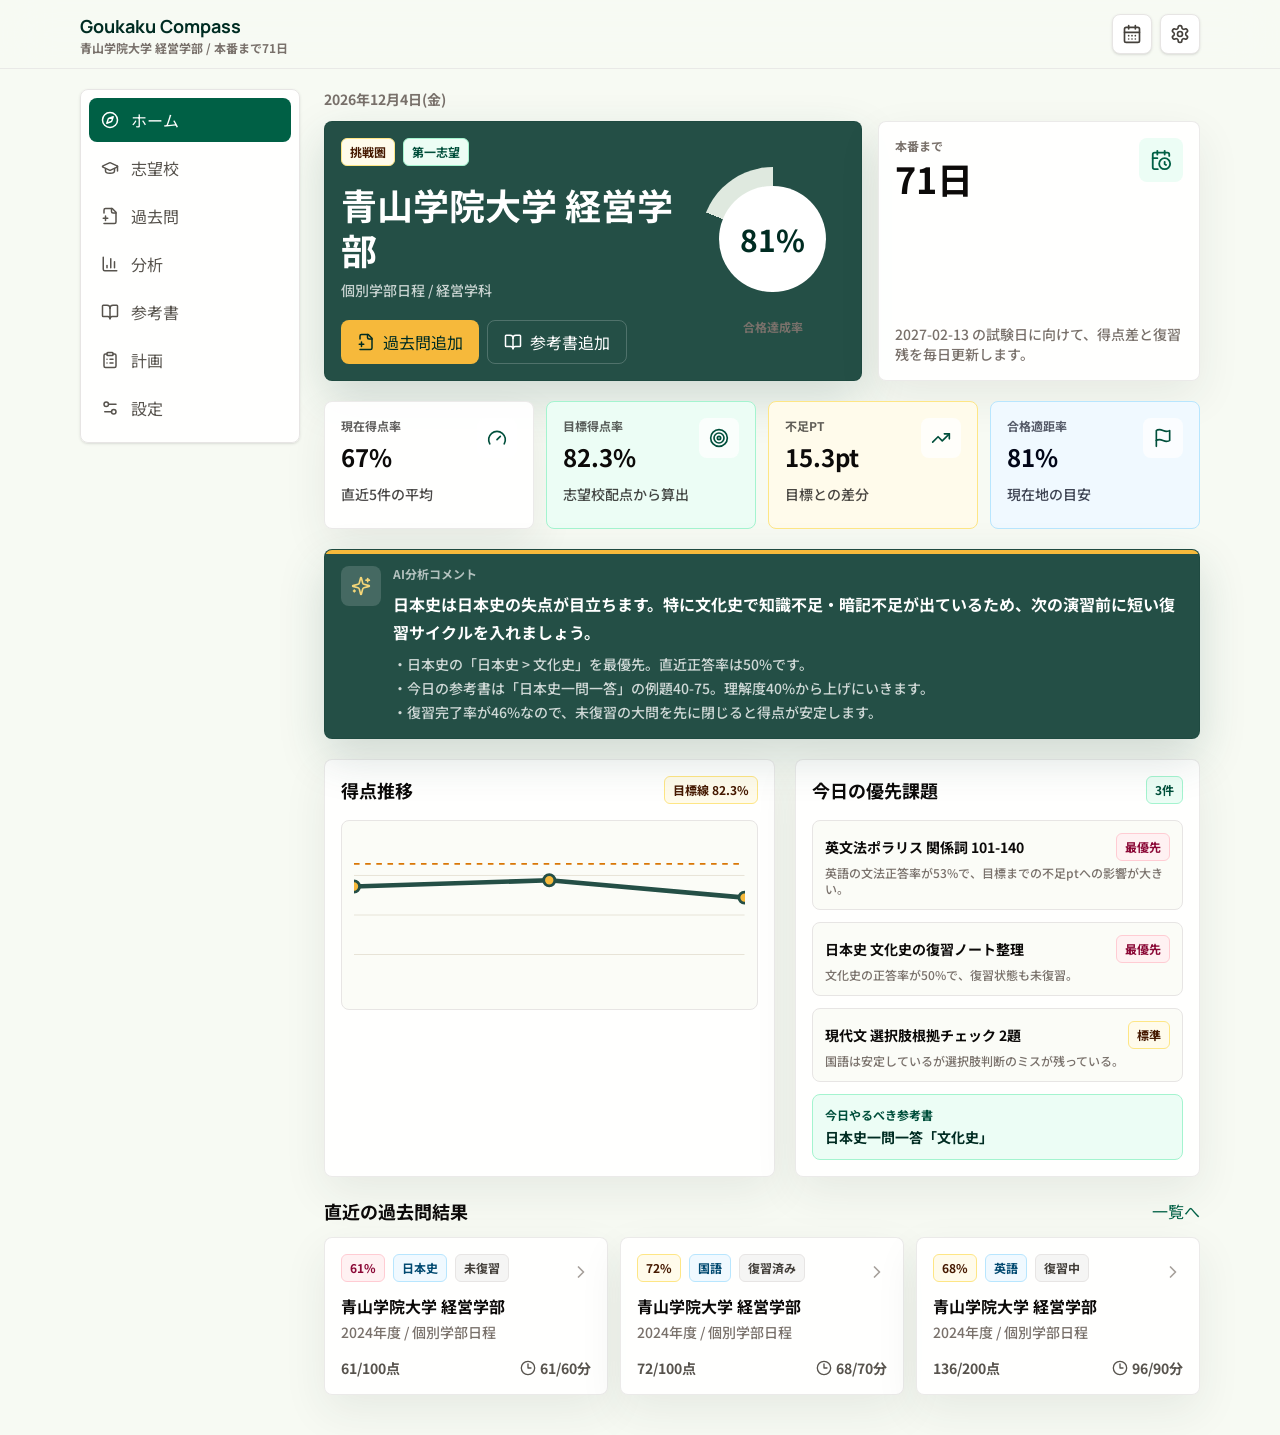
<file: index.html>
<!doctype html>
<html lang="ja">
  <head>
    <meta charset="UTF-8" />
    <meta name="viewport" content="width=device-width, initial-scale=1.0, viewport-fit=cover" />
    <meta name="theme-color" content="#244f46" />
    <meta name="description" content="過去問結果から弱点と次の学習範囲を整理する大学受験分析アプリ" />
    <link rel="manifest" href="/manifest.webmanifest" />
    <link rel="icon" type="image/png" href="/icons/icon-192.png" />
    <link rel="apple-touch-icon" href="/icons/icon-192.png" />
    <title>Goukaku Compass</title>
    <script type="module" crossorigin src="/assets/index-D8QVfyJm.js"></script>
    <link rel="stylesheet" crossorigin href="/assets/index-ClTUGE5j.css">
  </head>
  <body>
    <div id="root"></div>
  </body>
</html>
</file>
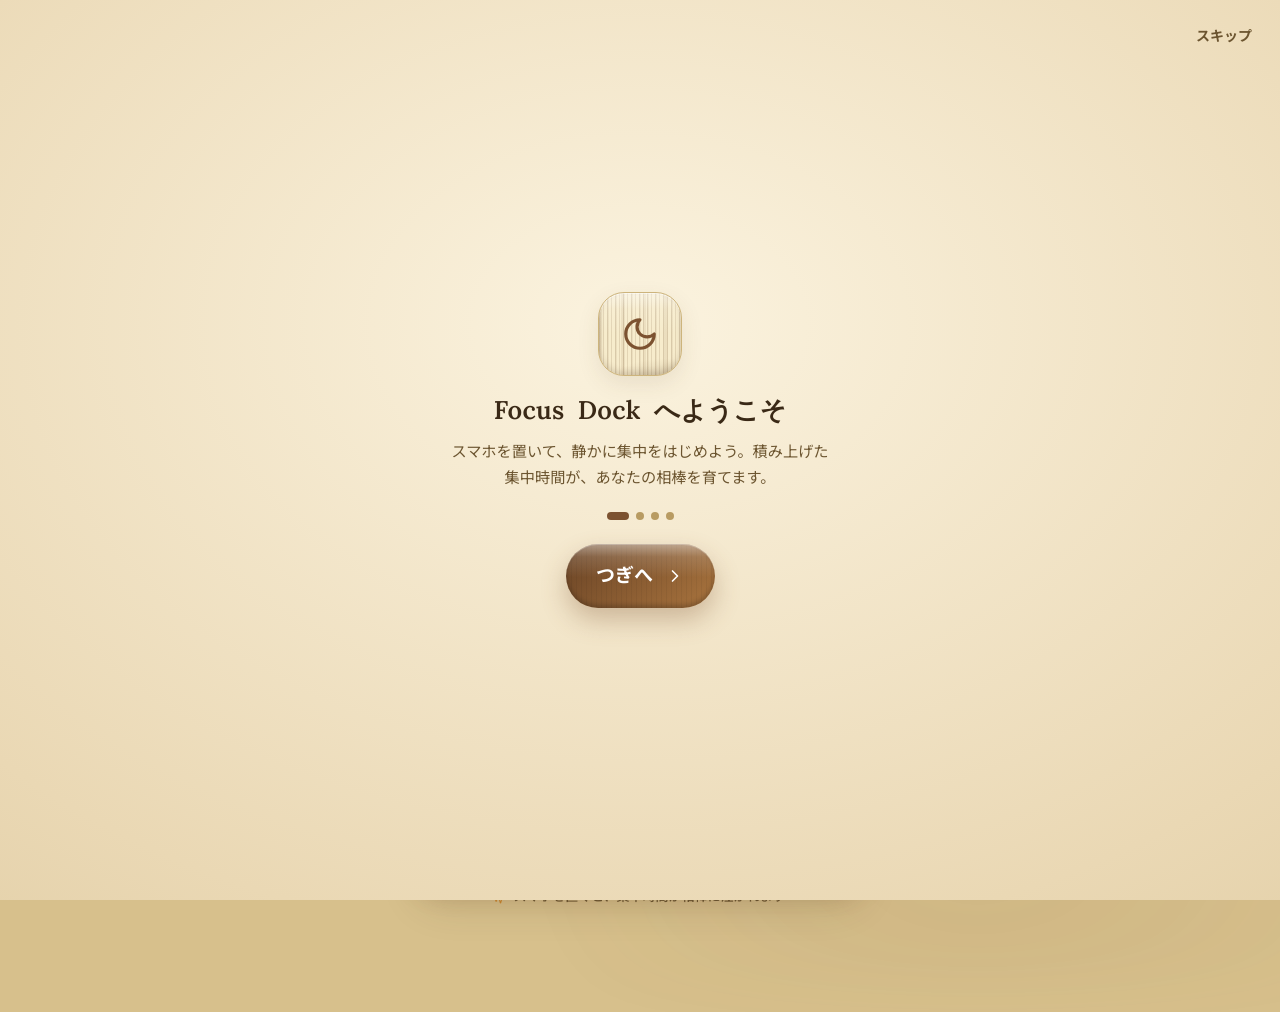
<file: focus-dock/index.html>
<!doctype html>
<html lang="ja" data-theme="light">
  <head>
    <meta charset="UTF-8" />
    <meta name="viewport" content="width=device-width, initial-scale=1.0, viewport-fit=cover" />
    <meta name="theme-color" content="#F1E6CE" />
    <meta name="color-scheme" content="light" />
    <link rel="preconnect" href="https://fonts.googleapis.com" />
    <link rel="preconnect" href="https://fonts.gstatic.com" crossorigin />
    <meta
      name="description"
      content="&#x96C6;&#x4E2D;&#x3059;&#x308B;&#x307B;&#x3069;&#x76F8;&#x68D2;&#x304C;&#x80B2;&#x3064;&#x3001;&#x591C;&#x306E;&#x96C6;&#x4E2D;&#x30C9;&#x30C3;&#x30AF;&#x3002;&#x30B9;&#x30DE;&#x30DB;&#x3092;&#x7F6E;&#x3044;&#x3066;&#x3001;&#x9759;&#x304B;&#x306A;25&#x5206;&#x3092;&#x306F;&#x3058;&#x3081;&#x3088;&#x3046;&#x3002;"
    />
    <title>Focus Dock - &#x96C6;&#x4E2D;&#x3059;&#x308B;&#x307B;&#x3069;&#x3001;&#x76F8;&#x68D2;&#x304C;&#x80B2;&#x3064;</title>
    <script type="module" crossorigin src="./assets/index-DC1zIB7B.js"></script>
    <link rel="stylesheet" crossorigin href="./assets/index-BAvTdEIh.css">
  </head>
  <body>
    <div id="root"></div>
  </body>
</html>
</file>
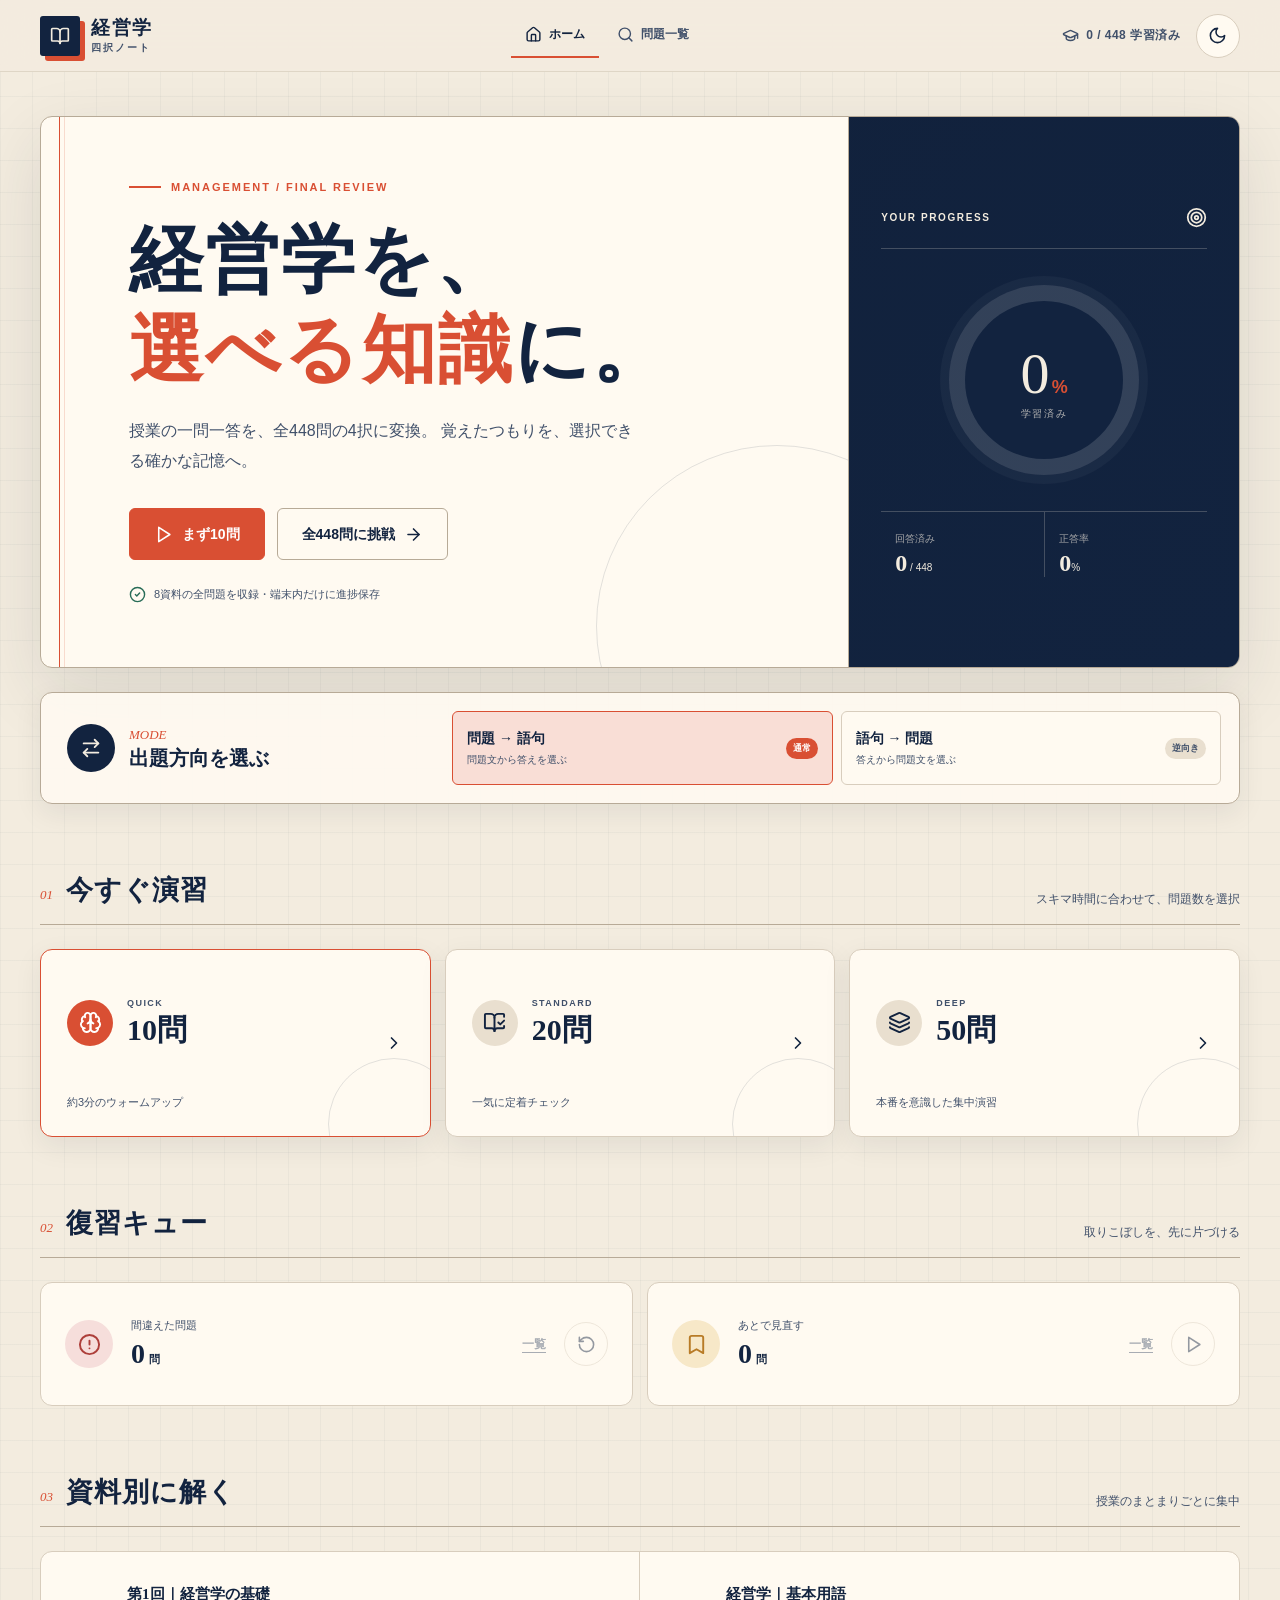
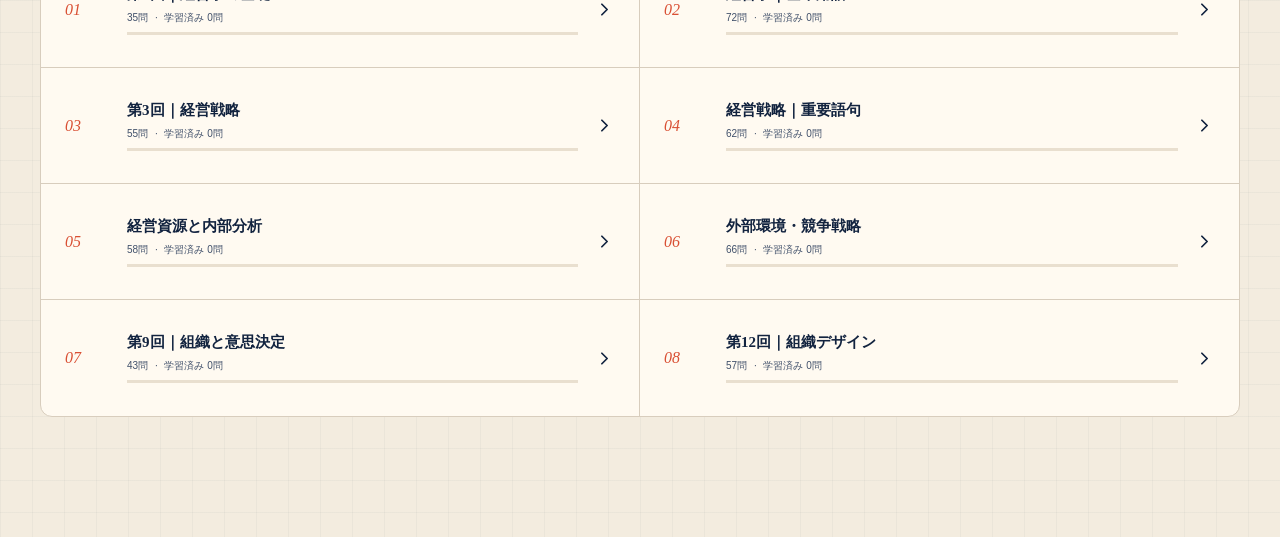
<file: keiei-quiz/index.html>
<!doctype html>
<html lang="ja">
  <head>
    <meta charset="UTF-8" />
    <meta name="viewport" content="width=device-width, initial-scale=1.0" />
    <meta
      name="description"
      content="経営学の授業資料448問をすべて収録した4択テスト対策アプリ"
    />
    <meta name="theme-color" content="#12233f" />
    <link rel="icon" href="./icon.svg" type="image/svg+xml" />
    <link rel="manifest" href="./manifest.webmanifest" />
    <title>経営学 四択ノート</title>
    <script type="module" crossorigin src="./assets/index-C69b-Q3O.js"></script>
    <link rel="stylesheet" crossorigin href="./assets/index-Cjslgv2J.css">
  </head>
  <body>
    <div id="root"></div>
  </body>
</html>
</file>
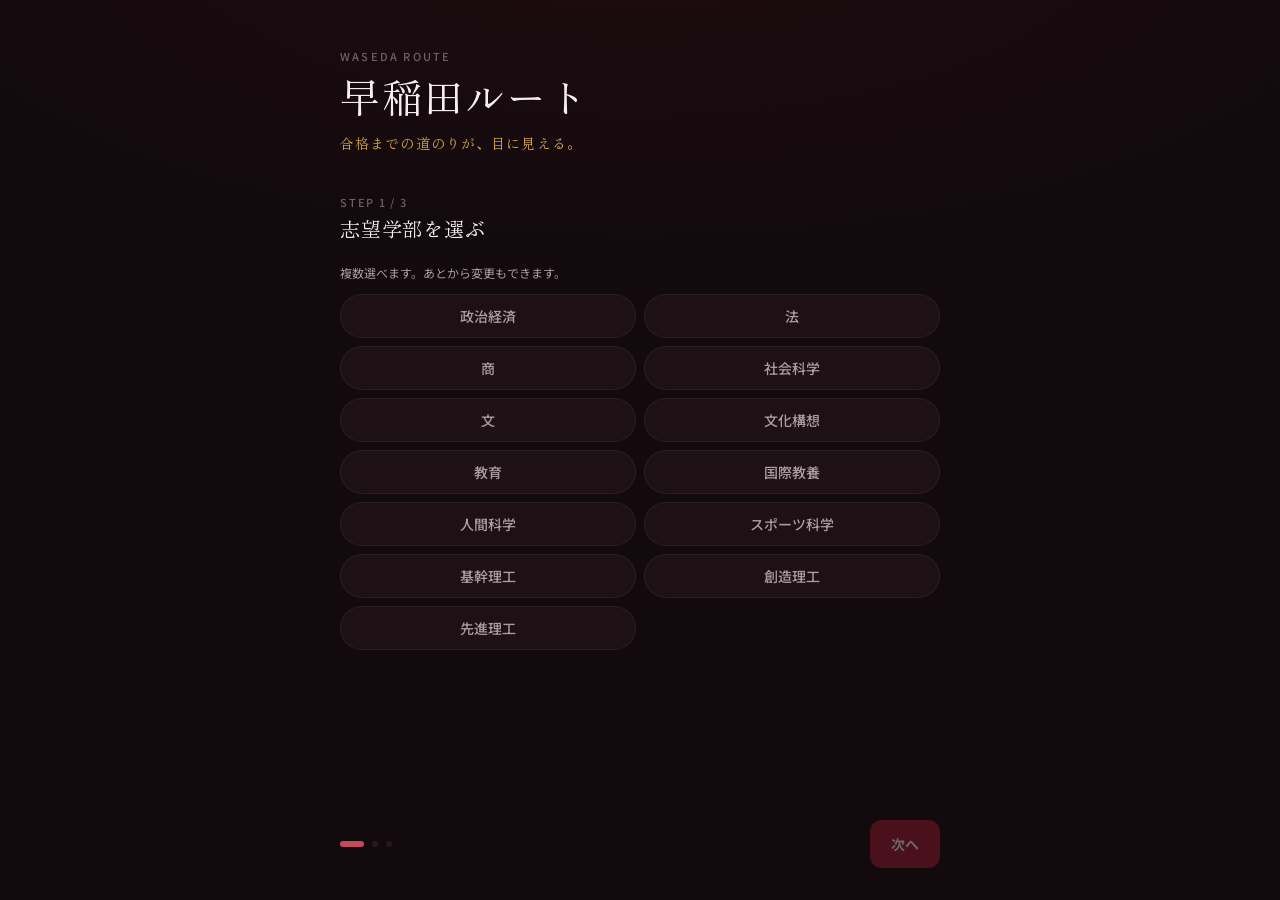
<file: waseda-route/index.html>
<!doctype html>
<html lang="ja">
  <head>
    <meta charset="UTF-8" />
    <meta name="viewport" content="width=device-width, initial-scale=1.0, viewport-fit=cover" />
    <meta name="theme-color" content="#120A0D" />
    <meta
      name="description"
      content="早稲田ルート — 赤本演習を記録して、合格までの道のりを見える化する早大受験ナビゲーター"
    />
    <link
      rel="icon"
      href="data:image/svg+xml,%3Csvg xmlns='http://www.w3.org/2000/svg' viewBox='0 0 32 32'%3E%3Crect width='32' height='32' rx='8' fill='%23120A0D'/%3E%3Ccircle cx='16' cy='16' r='7' fill='none' stroke='%239E1B32' stroke-width='3'/%3E%3Ccircle cx='16' cy='16' r='2.5' fill='%23C9A14A'/%3E%3C/svg%3E"
    />
    <title>早稲田ルート</title>
    <link rel="preconnect" href="https://fonts.googleapis.com" />
    <link rel="preconnect" href="https://fonts.gstatic.com" crossorigin />
    <link
      href="https://fonts.googleapis.com/css2?family=Noto+Sans+JP:wght@400;500;700&family=Zen+Old+Mincho:wght@700&display=swap"
      rel="stylesheet"
    />
    <script type="module" crossorigin src="/waseda-route/assets/index-Dm0BIT-t.js"></script>
    <link rel="modulepreload" crossorigin href="/waseda-route/assets/react-DEkHdQLc.js">
    <link rel="modulepreload" crossorigin href="/waseda-route/assets/recharts-CkfiXVzZ.js">
    <link rel="stylesheet" crossorigin href="/waseda-route/assets/index-L4w9gQTN.css">
  </head>
  <body>
    <div id="root"></div>
  </body>
</html>
</file>
<file: assets/index-ClTUGE5j.css>
@font-face{font-family:Manrope;font-style:normal;font-display:swap;font-weight:600;src:url([data-uri]) format("woff2"),url([data-uri]) format("woff");unicode-range:U+0460-052F,U+1C80-1C8A,U+20B4,U+2DE0-2DFF,U+A640-A69F,U+FE2E-FE2F}@font-face{font-family:Manrope;font-style:normal;font-display:swap;font-weight:600;src:url(/assets/manrope-cyrillic-600-normal-DvRl3Mj-.woff2) format("woff2"),url(/assets/manrope-cyrillic-600-normal-It4mZcQk.woff) format("woff");unicode-range:U+0301,U+0400-045F,U+0490-0491,U+04B0-04B1,U+2116}@font-face{font-family:Manrope;font-style:normal;font-display:swap;font-weight:600;src:url(/assets/manrope-greek-600-normal-BoRV6lzK.woff2) format("woff2"),url(/assets/manrope-greek-600-normal-CF2i9ZRY.woff) format("woff");unicode-range:U+0370-0377,U+037A-037F,U+0384-038A,U+038C,U+038E-03A1,U+03A3-03FF}@font-face{font-family:Manrope;font-style:normal;font-display:swap;font-weight:600;src:url(/assets/manrope-vietnamese-600-normal-C1J5PCl_.woff2) format("woff2"),url(/assets/manrope-vietnamese-600-normal-lA7a_7Ok.woff) format("woff");unicode-range:U+0102-0103,U+0110-0111,U+0128-0129,U+0168-0169,U+01A0-01A1,U+01AF-01B0,U+0300-0301,U+0303-0304,U+0308-0309,U+0323,U+0329,U+1EA0-1EF9,U+20AB}@font-face{font-family:Manrope;font-style:normal;font-display:swap;font-weight:600;src:url(/assets/manrope-latin-ext-600-normal-_gBojHdJ.woff2) format("woff2"),url(/assets/manrope-latin-ext-600-normal-u5Pl7hTU.woff) format("woff");unicode-range:U+0100-02BA,U+02BD-02C5,U+02C7-02CC,U+02CE-02D7,U+02DD-02FF,U+0304,U+0308,U+0329,U+1D00-1DBF,U+1E00-1E9F,U+1EF2-1EFF,U+2020,U+20A0-20AB,U+20AD-20C0,U+2113,U+2C60-2C7F,U+A720-A7FF}@font-face{font-family:Manrope;font-style:normal;font-display:swap;font-weight:600;src:url(/assets/manrope-latin-600-normal-4f0koTD-.woff2) format("woff2"),url(/assets/manrope-latin-600-normal-BqgrALkZ.woff) format("woff");unicode-range:U+0000-00FF,U+0131,U+0152-0153,U+02BB-02BC,U+02C6,U+02DA,U+02DC,U+0304,U+0308,U+0329,U+2000-206F,U+20AC,U+2122,U+2191,U+2193,U+2212,U+2215,U+FEFF,U+FFFD}@font-face{font-family:Manrope;font-style:normal;font-display:swap;font-weight:700;src:url([data-uri]) format("woff2"),url([data-uri]) format("woff");unicode-range:U+0460-052F,U+1C80-1C8A,U+20B4,U+2DE0-2DFF,U+A640-A69F,U+FE2E-FE2F}@font-face{font-family:Manrope;font-style:normal;font-display:swap;font-weight:700;src:url(/assets/manrope-cyrillic-700-normal-Dw_fZAg2.woff2) format("woff2"),url(/assets/manrope-cyrillic-700-normal-7JNVKxyl.woff) format("woff");unicode-range:U+0301,U+0400-045F,U+0490-0491,U+04B0-04B1,U+2116}@font-face{font-family:Manrope;font-style:normal;font-display:swap;font-weight:700;src:url(/assets/manrope-greek-700-normal-CHUG9PD8.woff2) format("woff2"),url(/assets/manrope-greek-700-normal-DyfsrCpP.woff) format("woff");unicode-range:U+0370-0377,U+037A-037F,U+0384-038A,U+038C,U+038E-03A1,U+03A3-03FF}@font-face{font-family:Manrope;font-style:normal;font-display:swap;font-weight:700;src:url(/assets/manrope-vietnamese-700-normal-CUqMx5-1.woff2) format("woff2"),url(/assets/manrope-vietnamese-700-normal-pt65Fn2Z.woff) format("woff");unicode-range:U+0102-0103,U+0110-0111,U+0128-0129,U+0168-0169,U+01A0-01A1,U+01AF-01B0,U+0300-0301,U+0303-0304,U+0308-0309,U+0323,U+0329,U+1EA0-1EF9,U+20AB}@font-face{font-family:Manrope;font-style:normal;font-display:swap;font-weight:700;src:url(/assets/manrope-latin-ext-700-normal-DYOwVNan.woff2) format("woff2"),url(/assets/manrope-latin-ext-700-normal-eVCcYqtJ.woff) format("woff");unicode-range:U+0100-02BA,U+02BD-02C5,U+02C7-02CC,U+02CE-02D7,U+02DD-02FF,U+0304,U+0308,U+0329,U+1D00-1DBF,U+1E00-1E9F,U+1EF2-1EFF,U+2020,U+20A0-20AB,U+20AD-20C0,U+2113,U+2C60-2C7F,U+A720-A7FF}@font-face{font-family:Manrope;font-style:normal;font-display:swap;font-weight:700;src:url(/assets/manrope-latin-700-normal-BZp_XxE4.woff2) format("woff2"),url(/assets/manrope-latin-700-normal-DGRFkw-m.woff) format("woff");unicode-range:U+0000-00FF,U+0131,U+0152-0153,U+02BB-02BC,U+02C6,U+02DA,U+02DC,U+0304,U+0308,U+0329,U+2000-206F,U+20AC,U+2122,U+2191,U+2193,U+2212,U+2215,U+FEFF,U+FFFD}@font-face{font-family:Noto Sans JP;font-style:normal;font-display:swap;font-weight:400;src:url(/assets/noto-sans-jp-0-400-normal-CQM38w3s.woff2) format("woff2"),url(/assets/noto-sans-jp-0-400-normal-Dpby_aPs.woff) format("woff");unicode-range:U+25ee8,U+25f23,U+25f5c,U+25fd4,U+25fe0,U+25ffb,U+2600c,U+26017,U+26060,U+260ed,U+26222,U+2626a,U+26270,U+26286,U+2634c,U+26402,U+2667e,U+266b0,U+2671d,U+268dd,U+268ea,U+26951,U+2696f,U+26999,U+269dd,U+26a1e,U+26a58,U+26a8c,U+26ab7,U+26aff,U+26c29,U+26c73,U+26c9e,U+26cdd,U+26e40,U+26e65,U+26f94,U+26ff6-26ff8,U+270f4,U+2710d,U+27139,U+273da-273db,U+273fe,U+27410,U+27449,U+27614-27615,U+27631,U+27684,U+27693,U+2770e,U+27723,U+27752,U+278b2,U+27985,U+279b4,U+27a84,U+27bb3,U+27bbe,U+27bc7,U+27c3c,U+27cb8,U+27d73,U+27da0,U+27e10,U+27eaf,U+27fb7,U+2808a,U+280bb,U+28277,U+28282,U+282f3,U+283cd,U+2840c,U+28455,U+284dc,U+2856b,U+285c8-285c9,U+286d7,U+286fa,U+28946,U+28949,U+2896b,U+28987-28988,U+289ba-289bb,U+28a1e,U+28a29,U+28a43,U+28a71,U+28a99,U+28acd,U+28add,U+28ae4,U+28bc1,U+28bef,U+28cdd,U+28d10,U+28d71,U+28dfb,U+28e0f,U+28e17,U+28e1f,U+28e36,U+28e89,U+28eeb,U+28ef6,U+28f32,U+28ff8,U+292a0,U+292b1,U+29490,U+295cf,U+2967f,U+296f0,U+29719,U+29750,U+29810,U+298c6,U+29a72,U+29d4b,U+29ddb,U+29e15,U+29e3d,U+29e49,U+29e8a,U+29ec4,U+29edb,U+29ee9,U+29fce,U+29fd7,U+2a01a,U+2a02f,U+2a082,U+2a0f9,U+2a190,U+2a2b2,U+2a38c,U+2a437,U+2a5f1,U+2a602,U+2a61a,U+2a6b2,U+2a9e6,U+2b746,U+2b751,U+2b753,U+2b75a,U+2b75c,U+2b765,U+2b776-2b777,U+2b77c,U+2b782,U+2b789,U+2b78b,U+2b78e,U+2b794,U+2b7ac,U+2b7af,U+2b7bd,U+2b7c9,U+2b7cf,U+2b7d2,U+2b7d8,U+2b7f0,U+2b80d,U+2b817,U+2b81a,U+2d544,U+2e278,U+2e569,U+2e6ea,U+2f804,U+2f80f,U+2f815,U+2f818,U+2f81a,U+2f822,U+2f828,U+2f82c,U+2f833,U+2f83f,U+2f846,U+2f852,U+2f862,U+2f86d,U+2f873,U+2f877,U+2f884,U+2f899-2f89a,U+2f8a6,U+2f8ac,U+2f8b2,U+2f8b6,U+2f8d3,U+2f8db-2f8dc,U+2f8e1,U+2f8e5,U+2f8ea,U+2f8ed,U+2f8fc,U+2f903,U+2f90b,U+2f90f,U+2f91a,U+2f920-2f921,U+2f945,U+2f947,U+2f96c,U+2f995,U+2f9d0,U+2f9de-2f9df,U+2f9f4}@font-face{font-family:Noto Sans JP;font-style:normal;font-display:swap;font-weight:400;src:url(/assets/noto-sans-jp-1-400-normal-BxmNQsBN.woff2) format("woff2"),url(/assets/noto-sans-jp-1-400-normal-o7vFxeOD.woff) format("woff");unicode-range:U+1f235-1f23b,U+1f240-1f248,U+1f250-1f251,U+2000b,U+20089-2008a,U+200a2,U+200a4,U+200b0,U+200f5,U+20158,U+201a2,U+20213,U+2032b,U+20371,U+20381,U+203f9,U+2044a,U+20509,U+2053f,U+205b1,U+205d6,U+20611,U+20628,U+206ec,U+2074f,U+207c8,U+20807,U+2083a,U+208b9,U+2090e,U+2097c,U+20984,U+2099d,U+20a64,U+20ad3,U+20b1d,U+20b9f,U+20bb7,U+20d45,U+20d58,U+20de1,U+20e64,U+20e6d,U+20e95,U+20f5f,U+21201,U+2123d,U+21255,U+21274,U+2127b,U+212d7,U+212e4,U+212fd,U+2131b,U+21336,U+21344,U+213c4,U+2146d-2146e,U+215d7,U+21647,U+216b4,U+21706,U+21742,U+218bd,U+219c3,U+21a1a,U+21c56,U+21d2d,U+21d45,U+21d62,U+21d78,U+21d92,U+21d9c,U+21da1,U+21db7,U+21de0,U+21e33-21e34,U+21f1e,U+21f76,U+21ffa,U+2217b,U+22218,U+2231e,U+223ad,U+22609,U+226f3,U+2285b,U+228ab,U+2298f,U+22ab8,U+22b46,U+22b4f-22b50,U+22ba6,U+22c1d,U+22c24,U+22de1,U+22e42,U+22feb,U+231b6,U+231c3-231c4,U+231f5,U+23372,U+233cc,U+233d0,U+233d2-233d3,U+233d5,U+233da,U+233df,U+233e4,U+233fe,U+2344a-2344b,U+23451,U+23465,U+234e4,U+2355a,U+23594,U+235c4,U+23638-2363a,U+23647,U+2370c,U+2371c,U+2373f,U+23763-23764,U+237e7,U+237f1,U+237ff,U+23824,U+2383d,U+23a98,U+23c7f,U+23cbe,U+23cfe,U+23d00,U+23d0e,U+23d40,U+23dd3,U+23df9-23dfa,U+23f7e,U+2404b,U+24096,U+24103,U+241c6,U+241fe,U+242ee,U+243bc,U+243d0,U+24629,U+246a5,U+247f1,U+24896,U+248e9,U+24a4d,U+24b56,U+24b6f,U+24c16,U+24d14,U+24e04,U+24e0e,U+24e37,U+24e6a,U+24e8b,U+24ff2,U+2504a,U+25055,U+25122,U+251a9,U+251cd,U+251e5,U+2521e,U+2524c,U+2542e,U+2548e,U+254d9,U+2550e,U+255a7,U+2567f,U+25771,U+257a9,U+257b4,U+25874,U+259c4,U+259cc,U+259d4,U+25ad7,U+25ae3-25ae4,U+25af1,U+25bb2,U+25c4b,U+25c64,U+25da1,U+25e2e,U+25e56,U+25e62,U+25e65,U+25ec2,U+25ed8}@font-face{font-family:Noto Sans JP;font-style:normal;font-display:swap;font-weight:400;src:url(/assets/noto-sans-jp-2-400-normal-2pr-wf2b.woff2) format("woff2"),url(/assets/noto-sans-jp-2-400-normal-CVvAalhr.woff) format("woff");unicode-range:U+ffd7,U+ffda-ffdc,U+ffe0-ffe2,U+ffe4,U+ffe6,U+ffe8-ffee,U+1f100-1f10c,U+1f110-1f16c,U+1f170-1f1ac,U+1f200-1f202,U+1f210-1f234}@font-face{font-family:Noto Sans JP;font-style:normal;font-display:swap;font-weight:400;src:url(/assets/noto-sans-jp-3-400-normal-B-IvLro1.woff2) format("woff2"),url(/assets/noto-sans-jp-3-400-normal-AGWr21ej.woff) format("woff");unicode-range:U+fa10,U+fa12-fa6d,U+fb00-fb04,U+fe10-fe19,U+fe30-fe42,U+fe44-fe52,U+fe54-fe66,U+fe68-fe6b,U+ff02,U+ff04,U+ff07,U+ff51,U+ff5b,U+ff5d,U+ff5f-ff60,U+ff66,U+ff69,U+ff87,U+ffa1-ffbe,U+ffc2-ffc7,U+ffca-ffcf,U+ffd2-ffd6}@font-face{font-family:Noto Sans JP;font-style:normal;font-display:swap;font-weight:400;src:url(/assets/noto-sans-jp-4-400-normal-DA3EQL1p.woff2) format("woff2"),url(/assets/noto-sans-jp-4-400-normal-Crk5kDZa.woff) format("woff");unicode-range:U+f92d-f959,U+f95b-f9f2,U+f9f4-fa0b,U+fa0e-fa0f}@font-face{font-family:Noto Sans JP;font-style:normal;font-display:swap;font-weight:400;src:url(/assets/noto-sans-jp-5-400-normal-Sji_fnen.woff2) format("woff2"),url(/assets/noto-sans-jp-5-400-normal-Dr37M-3x.woff) format("woff");unicode-range:U+9e8b-9e8c,U+9e8e-9e8f,U+9e91-9e92,U+9e95-9e96,U+9e98,U+9e9b,U+9e9d-9e9e,U+9ea4-9ea5,U+9ea8-9eaa,U+9eac-9eb0,U+9eb3-9eb5,U+9eb8,U+9ebc-9ebf,U+9ec3,U+9ec6,U+9ec8,U+9ecb-9ecd,U+9ecf-9ed1,U+9ed4-9ed5,U+9ed8,U+9edb-9ee0,U+9ee4-9ee5,U+9ee7-9ee8,U+9eec-9ef2,U+9ef4-9ef9,U+9efb-9eff,U+9f02-9f03,U+9f07-9f09,U+9f0e-9f12,U+9f14-9f17,U+9f19-9f1b,U+9f1f-9f22,U+9f26,U+9f2a-9f2c,U+9f2f,U+9f31-9f32,U+9f34,U+9f37,U+9f39-9f3a,U+9f3c-9f3f,U+9f41,U+9f43-9f47,U+9f4a,U+9f4e-9f50,U+9f52-9f58,U+9f5a,U+9f5d-9f61,U+9f63,U+9f66-9f6a,U+9f6c-9f73,U+9f75-9f77,U+9f7a,U+9f7d,U+9f7f,U+9f8f-9f92,U+9f94-9f97,U+9f99,U+9f9c-9fa3,U+9fa5,U+9fb4,U+9fbc-9fc2,U+9fc4,U+9fc6,U+9fcc,U+f900-f92c}@font-face{font-family:Noto Sans JP;font-style:normal;font-display:swap;font-weight:400;src:url(/assets/noto-sans-jp-6-400-normal-B5HHoQI9.woff2) format("woff2"),url(/assets/noto-sans-jp-6-400-normal-C09fqZ_T.woff) format("woff");unicode-range:U+9c3e,U+9c41,U+9c43-9c4a,U+9c4e-9c50,U+9c52-9c54,U+9c56,U+9c58,U+9c5a-9c61,U+9c63,U+9c65,U+9c67-9c6b,U+9c6d-9c6e,U+9c70,U+9c72,U+9c75-9c78,U+9c7a-9c7c,U+9ce6-9ce7,U+9ceb-9cec,U+9cf0,U+9cf2,U+9cf6-9cf7,U+9cf9,U+9d02-9d03,U+9d06-9d09,U+9d0b,U+9d0e,U+9d11-9d12,U+9d15,U+9d17-9d18,U+9d1b-9d1f,U+9d23,U+9d26,U+9d2a-9d2c,U+9d2f-9d30,U+9d32-9d34,U+9d3a,U+9d3c-9d3f,U+9d41-9d48,U+9d4a,U+9d50-9d54,U+9d59,U+9d5d-9d65,U+9d69-9d6c,U+9d6f-9d70,U+9d72-9d73,U+9d76-9d77,U+9d7a-9d7c,U+9d7e,U+9d83-9d84,U+9d86-9d87,U+9d89-9d8a,U+9d8d-9d8e,U+9d92-9d93,U+9d95-9d9a,U+9da1,U+9da4,U+9da9-9dac,U+9dae,U+9db1-9db2,U+9db5,U+9db8-9dbd,U+9dbf-9dc4,U+9dc6-9dc7,U+9dc9-9dca,U+9dcf,U+9dd3-9dd7,U+9dd9-9dda,U+9dde-9de0,U+9de3,U+9de5-9de7,U+9de9,U+9deb,U+9ded-9df0,U+9df3-9df4,U+9df8,U+9dfd-9dfe,U+9e02,U+9e07,U+9e0a,U+9e0d-9e0e,U+9e10-9e12,U+9e15-9e16,U+9e19-9e1f,U+9e75,U+9e79-9e7d,U+9e80-9e85,U+9e87-9e88}@font-face{font-family:Noto Sans JP;font-style:normal;font-display:swap;font-weight:400;src:url(/assets/noto-sans-jp-7-400-normal-CYPOEIk-.woff2) format("woff2"),url(/assets/noto-sans-jp-7-400-normal-Bw7Dyeum.woff) format("woff");unicode-range:U+9ae5-9ae7,U+9ae9,U+9aeb-9aec,U+9aee-9aef,U+9af1-9af5,U+9af7,U+9af9-9afb,U+9afd,U+9aff-9b06,U+9b08-9b09,U+9b0b-9b0e,U+9b10,U+9b12,U+9b16,U+9b18-9b1d,U+9b1f-9b20,U+9b22-9b23,U+9b25-9b2f,U+9b32-9b35,U+9b37,U+9b39-9b3b,U+9b3d,U+9b43-9b44,U+9b48,U+9b4b-9b4f,U+9b51,U+9b55-9b58,U+9b5b,U+9b5e,U+9b61,U+9b63,U+9b65-9b66,U+9b68,U+9b6a-9b6f,U+9b72-9b79,U+9b7f-9b80,U+9b83-9b87,U+9b89-9b8b,U+9b8d,U+9b8f-9b94,U+9b96-9b97,U+9b9a,U+9b9d-9ba0,U+9ba6-9ba7,U+9ba9-9baa,U+9bac,U+9bb0-9bb2,U+9bb4,U+9bb7-9bb9,U+9bbb-9bbc,U+9bbe-9bc1,U+9bc6-9bc8,U+9bca,U+9bce-9bd2,U+9bd4,U+9bd7-9bd8,U+9bdd,U+9bdf,U+9be1-9be5,U+9be7,U+9bea-9beb,U+9bee-9bf3,U+9bf5,U+9bf7-9bfa,U+9bfd,U+9bff-9c00,U+9c02,U+9c04,U+9c06,U+9c08-9c0d,U+9c0f-9c16,U+9c18-9c1e,U+9c21-9c2a,U+9c2d-9c32,U+9c35-9c37,U+9c39-9c3a,U+9c3d}@font-face{font-family:Noto Sans JP;font-style:normal;font-display:swap;font-weight:400;src:url(/assets/noto-sans-jp-8-400-normal-BfckHt0m.woff2) format("woff2"),url(/assets/noto-sans-jp-8-400-normal-DmIjDn-H.woff) format("woff");unicode-range:U+98eb,U+98ed-98ee,U+98f0-98f1,U+98f3,U+98f6,U+9902,U+9907-9909,U+9911-9912,U+9914-9918,U+991a-9922,U+9924,U+9926-9927,U+992b-992c,U+992e,U+9931-9935,U+9939-993e,U+9940-9942,U+9945-9949,U+994b-994e,U+9950-9952,U+9954-9955,U+9958-9959,U+995b-995c,U+995e-9960,U+9963,U+9997-9998,U+999b,U+999d-999f,U+99a3,U+99a5-99a6,U+99a8,U+99ad-99ae,U+99b0-99b2,U+99b5,U+99b9-99ba,U+99bc-99bd,U+99bf,U+99c1,U+99c3,U+99c8-99c9,U+99d1,U+99d3-99d5,U+99d8-99df,U+99e1-99e2,U+99e7,U+99ea-99ee,U+99f0-99f2,U+99f4-99f5,U+99f8-99f9,U+99fb-99fe,U+9a01-9a05,U+9a08,U+9a0a-9a0c,U+9a0f-9a11,U+9a16,U+9a1a,U+9a1e,U+9a20,U+9a22-9a24,U+9a27,U+9a2b,U+9a2d-9a2e,U+9a31,U+9a33,U+9a35-9a38,U+9a3e,U+9a40-9a45,U+9a47,U+9a4a-9a4e,U+9a51-9a52,U+9a54-9a58,U+9a5b,U+9a5d,U+9a5f,U+9a62,U+9a64-9a65,U+9a69-9a6c,U+9aaa,U+9aac-9ab0,U+9ab2,U+9ab4-9ab7,U+9ab9,U+9abb-9ac1,U+9ac3,U+9ac6,U+9ac8,U+9ace-9ad3,U+9ad5-9ad7,U+9adb-9adc,U+9ade-9ae0,U+9ae2-9ae4}@font-face{font-family:Noto Sans JP;font-style:normal;font-display:swap;font-weight:400;src:url(/assets/noto-sans-jp-9-400-normal-B9VXKVbv.woff2) format("woff2"),url(/assets/noto-sans-jp-9-400-normal-Dl9NukkO.woff) format("woff");unicode-range:U+971d,U+9721-9724,U+9728,U+972a,U+9730-9731,U+9733,U+9736,U+9738-9739,U+973b,U+973d-973e,U+9741-9744,U+9746-974a,U+974d-974f,U+9751,U+9755,U+9757-9758,U+975a-975c,U+9760-9761,U+9763-9764,U+9766-9768,U+976a-976b,U+976e,U+9771,U+9773,U+9776-977d,U+977f-9781,U+9785-9786,U+9789,U+978b,U+978f-9790,U+9795-9797,U+9799-979a,U+979c,U+979e-97a0,U+97a2-97a3,U+97a6,U+97a8,U+97ab-97ac,U+97ae,U+97b1-97b6,U+97b8-97ba,U+97bc,U+97be-97bf,U+97c1,U+97c3-97ce,U+97d0-97d1,U+97d4,U+97d7-97d9,U+97db-97de,U+97e0-97e1,U+97e4,U+97e6,U+97ed-97ef,U+97f1-97f2,U+97f4-97f8,U+97fa,U+9804,U+9807,U+980a,U+980c-980f,U+9814,U+9816-9817,U+9819-981a,U+981c,U+981e,U+9820-9821,U+9823-9826,U+982b,U+982e-9830,U+9832-9835,U+9837,U+9839,U+983d-983e,U+9844,U+9846-9847,U+984a-984b,U+984f,U+9851-9853,U+9856-9857,U+9859-985b,U+9862-9863,U+9865-9866,U+986a-986c,U+986f-9871,U+9873-9875,U+98aa-98ab,U+98ad-98ae,U+98b0-98b1,U+98b4,U+98b6-98b8,U+98ba-98bc,U+98bf,U+98c2-98c8,U+98cb-98cc,U+98ce,U+98dc,U+98de,U+98e0-98e1,U+98e3,U+98e5-98e7,U+98e9-98ea}@font-face{font-family:Noto Sans JP;font-style:normal;font-display:swap;font-weight:400;src:url(/assets/noto-sans-jp-10-400-normal-B8SBOSwq.woff2) format("woff2"),url(/assets/noto-sans-jp-10-400-normal-Br1QljTO.woff) format("woff");unicode-range:U+944a,U+944c,U+9452-9453,U+9455,U+9459-945c,U+945e-9463,U+9468,U+946a-946b,U+946d-9472,U+9475,U+9477,U+947c-947f,U+9481,U+9483-9485,U+9578-9579,U+957e-957f,U+9582,U+9584,U+9586-9588,U+958a,U+958c-958f,U+9592,U+9594,U+9596,U+9598-9599,U+959d-95a1,U+95a4,U+95a6-95a9,U+95ab-95ad,U+95b1,U+95b4,U+95b6,U+95b9-95bf,U+95c3,U+95c6,U+95c8-95cd,U+95d0-95d6,U+95d9-95da,U+95dc-95e2,U+95e4-95e6,U+95e8,U+961d-961e,U+9621-9622,U+9624-9626,U+9628,U+962c,U+962e-962f,U+9631,U+9633-9634,U+9637-963a,U+963c-963d,U+9641-9642,U+964b-964c,U+964f,U+9652,U+9654,U+9656-9658,U+965c-965f,U+9661,U+9666,U+966a,U+966c,U+966e,U+9672,U+9674,U+9677,U+967b-967c,U+967e-967f,U+9681-9684,U+9689,U+968b,U+968d,U+9691,U+9695-9698,U+969a,U+969d,U+969f,U+96a4-96aa,U+96ae-96b4,U+96b6,U+96b8-96bb,U+96bd,U+96c1,U+96c9-96cb,U+96cd-96ce,U+96d2,U+96d5-96d6,U+96d8-96da,U+96dc-96df,U+96e9,U+96ef,U+96f1,U+96f9-96fa,U+9702-9706,U+9708-9709,U+970d-970f,U+9711,U+9713-9714,U+9716,U+9719-971b}@font-face{font-family:Noto Sans JP;font-style:normal;font-display:swap;font-weight:400;src:url(/assets/noto-sans-jp-11-400-normal-CnVkTI5Y.woff2) format("woff2"),url(/assets/noto-sans-jp-11-400-normal-BjLBwDPV.woff) format("woff");unicode-range:U+92bc-92bd,U+92bf-92c3,U+92c5-92c8,U+92cb-92d0,U+92d2-92d3,U+92d5,U+92d7-92d9,U+92dc-92dd,U+92df-92e1,U+92e3-92e5,U+92e7-92ea,U+92ec,U+92ee,U+92f0,U+92f2,U+92f7-92fb,U+92ff-9300,U+9302,U+9304,U+9308,U+930d,U+930f-9311,U+9314-9315,U+9318-931a,U+931c-931f,U+9321-9325,U+9327-932b,U+932e,U+9333-9337,U+933a-933b,U+9344,U+9347-934a,U+934d,U+9350-9352,U+9354-9358,U+935a,U+935c,U+935e,U+9360,U+9364-9365,U+9367,U+9369-936d,U+936f-9371,U+9373-9374,U+9376,U+937a,U+937d-9382,U+9388,U+938a-938b,U+938d,U+938f,U+9392,U+9394-9395,U+9397-9398,U+939a-939b,U+939e,U+93a1,U+93a3-93a4,U+93a6,U+93a8-93a9,U+93ab-93ad,U+93b0,U+93b4-93b6,U+93b9-93bb,U+93c1,U+93c3-93cd,U+93d0-93d1,U+93d3,U+93d6-93d9,U+93dc-93df,U+93e2,U+93e4-93e8,U+93f1,U+93f5,U+93f7-93fb,U+93fd,U+9401-9404,U+9407-9409,U+940d-9410,U+9413-9417,U+9419-941a,U+941f,U+9421,U+942b,U+942e-942f,U+9431-9434,U+9436,U+9438,U+943a-943b,U+943d,U+943f,U+9441,U+9443-9445,U+9448}@font-face{font-family:Noto Sans JP;font-style:normal;font-display:swap;font-weight:400;src:url(/assets/noto-sans-jp-12-400-normal-wDRWkRz1.woff2) format("woff2"),url(/assets/noto-sans-jp-12-400-normal-DckUotdR.woff) format("woff");unicode-range:U+9143,U+9146-914c,U+914f,U+9153,U+9156-915b,U+9161,U+9163-9165,U+9167,U+9169,U+916d,U+9172-9174,U+9179-917b,U+9181-9183,U+9185-9187,U+9189-918b,U+918e,U+9191,U+9193-9195,U+9197-9198,U+919e,U+91a1-91a2,U+91a6,U+91a8,U+91aa-91b6,U+91ba-91bd,U+91bf-91c6,U+91c9,U+91cb,U+91d0,U+91d3-91d4,U+91d6-91d7,U+91d9-91db,U+91de-91df,U+91e1,U+91e4-91e6,U+91e9-91ea,U+91ec-91f1,U+91f5-91f7,U+91f9,U+91fb-91fd,U+91ff-9201,U+9204-9207,U+9209-920a,U+920c,U+920e,U+9210-9218,U+921c-921e,U+9223-9226,U+9228-9229,U+922c,U+922e-9230,U+9233,U+9235-923a,U+923c,U+923e-9240,U+9242-9243,U+9245-924b,U+924d-9251,U+9256-925a,U+925c-925e,U+9260-9261,U+9264-9269,U+926e-9270,U+9275-9279,U+927b-927f,U+9288-928a,U+928d-928e,U+9291-9293,U+9295-9297,U+9299,U+929b-929c,U+929f-92a0,U+92a4-92a5,U+92a7-92a8,U+92ab,U+92af,U+92b2-92b3,U+92b6-92bb}@font-face{font-family:Noto Sans JP;font-style:normal;font-display:swap;font-weight:400;src:url(/assets/noto-sans-jp-13-400-normal-8EL6C076.woff2) format("woff2"),url(/assets/noto-sans-jp-13-400-normal-0pAJ2xtH.woff) format("woff");unicode-range:U+8f52-8f55,U+8f57-8f58,U+8f5c-8f5e,U+8f61-8f66,U+8f9c-8f9d,U+8f9f-8fa2,U+8fa4-8fa8,U+8fad-8faf,U+8fb4-8fb8,U+8fbe,U+8fc0-8fc2,U+8fc6,U+8fc8,U+8fca-8fcb,U+8fcd,U+8fd0,U+8fd2-8fd3,U+8fd5,U+8fda,U+8fe0,U+8fe2-8fe5,U+8fe8-8fea,U+8fed-8fef,U+8ff1,U+8ff4-8ff6,U+8ff8-8ffb,U+8ffe,U+9002,U+9004-9005,U+9008,U+900b-900e,U+9011,U+9013,U+9015-9016,U+9018,U+901b,U+901e,U+9021,U+9027-902a,U+902c-902d,U+902f,U+9033-9037,U+9039,U+903c,U+903e-903f,U+9041,U+9043-9044,U+9049,U+904c,U+904f-9052,U+9056,U+9058,U+905b-905e,U+9062,U+9066-9068,U+906c,U+906f-9070,U+9072,U+9074,U+9076,U+9079,U+9080-9083,U+9085,U+9087-9088,U+908b-908c,U+908e-9090,U+9095,U+9097-9099,U+909b,U+90a0-90a2,U+90a5,U+90a8,U+90af-90b6,U+90bd-90be,U+90c3-90c5,U+90c7-90c9,U+90cc,U+90d2,U+90d5,U+90d7-90d9,U+90db-90df,U+90e2,U+90e4-90e5,U+90eb,U+90ef-90f0,U+90f2,U+90f4,U+90f6,U+90fe-9100,U+9102,U+9104-9106,U+9108,U+910d,U+9110,U+9112,U+9114-911a,U+911c,U+911e,U+9120,U+9122-9123,U+9125,U+9127,U+9129,U+912d-9132,U+9134,U+9136-9137,U+9139-913a,U+913c-913d}@font-face{font-family:Noto Sans JP;font-style:normal;font-display:swap;font-weight:400;src:url(/assets/noto-sans-jp-14-400-normal-DQqLhScU.woff2) format("woff2"),url(/assets/noto-sans-jp-14-400-normal-wdGu3P4O.woff) format("woff");unicode-range:U+8dc0,U+8dc2,U+8dc5-8dc8,U+8dca-8dcc,U+8dce-8dcf,U+8dd1,U+8dd4-8dd7,U+8dd9-8ddb,U+8ddf,U+8de3-8de5,U+8de7,U+8dea-8dec,U+8df0-8df2,U+8df4,U+8dfc-8dfd,U+8dff,U+8e01,U+8e04-8e06,U+8e08-8e09,U+8e0b-8e0c,U+8e10-8e11,U+8e14,U+8e16,U+8e1d-8e23,U+8e26-8e27,U+8e30-8e31,U+8e33-8e39,U+8e3d,U+8e40-8e42,U+8e44,U+8e47-8e50,U+8e54-8e55,U+8e59,U+8e5b-8e64,U+8e69,U+8e6c-8e6d,U+8e6f-8e72,U+8e75-8e77,U+8e79-8e7c,U+8e81-8e85,U+8e89,U+8e8b,U+8e90-8e95,U+8e98-8e9b,U+8e9d-8e9e,U+8ea1-8ea2,U+8ea7,U+8ea9-8eaa,U+8eac-8eb1,U+8eb3,U+8eb5-8eb6,U+8eba-8ebb,U+8ebe,U+8ec0-8ec1,U+8ec3-8ec8,U+8ecb,U+8ecf,U+8ed1,U+8ed4,U+8edb-8edc,U+8ee3,U+8ee8,U+8eeb,U+8eed-8eee,U+8ef0-8ef1,U+8ef7,U+8ef9-8efc,U+8efe,U+8f00,U+8f02,U+8f05,U+8f07-8f08,U+8f0a,U+8f0f-8f10,U+8f12-8f13,U+8f15-8f19,U+8f1b-8f1c,U+8f1e-8f21,U+8f23,U+8f25-8f28,U+8f2b-8f2f,U+8f33-8f37,U+8f39-8f3b,U+8f3e,U+8f40-8f43,U+8f45-8f47,U+8f49-8f4a,U+8f4c-8f4f,U+8f51}@font-face{font-family:Noto Sans JP;font-style:normal;font-display:swap;font-weight:400;src:url(/assets/noto-sans-jp-15-400-normal-C2iZpxzT.woff2) format("woff2"),url(/assets/noto-sans-jp-15-400-normal-DkjXbRMb.woff) format("woff");unicode-range:U+8b2d,U+8b30,U+8b37,U+8b3c,U+8b3e,U+8b41-8b46,U+8b48-8b49,U+8b4c-8b4f,U+8b51-8b54,U+8b56,U+8b59,U+8b5b,U+8b5e-8b5f,U+8b63,U+8b69,U+8b6b-8b6d,U+8b6f,U+8b71,U+8b74,U+8b76,U+8b78-8b79,U+8b7c-8b81,U+8b84-8b85,U+8b8a-8b8f,U+8b92-8b96,U+8b99-8b9a,U+8b9c-8ba0,U+8c38-8c3a,U+8c3d-8c3f,U+8c41,U+8c45,U+8c47-8c49,U+8c4b-8c4c,U+8c4e-8c51,U+8c53-8c55,U+8c57-8c59,U+8c5b,U+8c5d,U+8c62-8c64,U+8c66,U+8c68-8c69,U+8c6b-8c6d,U+8c73,U+8c75-8c76,U+8c78,U+8c7a-8c7c,U+8c7e,U+8c82,U+8c85-8c87,U+8c89-8c8b,U+8c8d-8c8e,U+8c90,U+8c92-8c94,U+8c98-8c99,U+8c9b-8c9c,U+8c9f,U+8ca4,U+8cad-8cae,U+8cb2-8cb3,U+8cb6,U+8cb9-8cba,U+8cbd,U+8cc1-8cc2,U+8cc4-8cc6,U+8cc8-8cc9,U+8ccb,U+8ccd-8ccf,U+8cd2,U+8cd5-8cd6,U+8cd9-8cda,U+8cdd,U+8ce1,U+8ce3-8ce4,U+8ce6,U+8ce8,U+8cec,U+8cef-8cf2,U+8cf4-8cf5,U+8cf7-8cf8,U+8cfa-8cfb,U+8cfd-8cff,U+8d01,U+8d03-8d04,U+8d07,U+8d09-8d0b,U+8d0d-8d10,U+8d12-8d14,U+8d16-8d17,U+8d1b-8d1d,U+8d65,U+8d67,U+8d69,U+8d6b-8d6e,U+8d71,U+8d73,U+8d76,U+8d7f,U+8d81-8d82,U+8d84,U+8d88,U+8d8d,U+8d90-8d91,U+8d95,U+8d99,U+8d9e-8da0,U+8da6,U+8da8,U+8dab-8dac,U+8daf,U+8db2,U+8db5,U+8db7,U+8db9-8dbc,U+8dbe}@font-face{font-family:Noto Sans JP;font-style:normal;font-display:swap;font-weight:400;src:url(/assets/noto-sans-jp-16-400-normal-Db_NtWqf.woff2) format("woff2"),url(/assets/noto-sans-jp-16-400-normal-BeDsGu9I.woff) format("woff");unicode-range:U+8973-8975,U+8977,U+897a-897e,U+8980,U+8983,U+8988-898a,U+898d,U+8990,U+8993-8995,U+8998,U+899b-899c,U+899f-89a1,U+89a5-89a6,U+89a9,U+89ac,U+89af-89b0,U+89b2,U+89b4-89b7,U+89ba,U+89bc-89bd,U+89bf-89c1,U+89d4-89d8,U+89da,U+89dc-89dd,U+89e5,U+89e7,U+89e9,U+89eb,U+89ed,U+89f1,U+89f3-89f4,U+89f6,U+89f8-89f9,U+89fd,U+89ff,U+8a01,U+8a04-8a05,U+8a07,U+8a0c,U+8a0f-8a12,U+8a14-8a16,U+8a1b,U+8a1d-8a1e,U+8a20-8a22,U+8a24-8a26,U+8a2b-8a2c,U+8a2f,U+8a35-8a37,U+8a3b,U+8a3d-8a3e,U+8a40-8a41,U+8a43,U+8a45-8a49,U+8a4d-8a4e,U+8a51-8a54,U+8a56-8a58,U+8a5b-8a5d,U+8a61-8a62,U+8a65,U+8a67,U+8a6c-8a6d,U+8a75-8a77,U+8a79-8a7c,U+8a7e-8a80,U+8a82-8a86,U+8a8b,U+8a8f-8a92,U+8a96-8a97,U+8a99-8a9a,U+8a9f,U+8aa1,U+8aa3,U+8aa5-8aaa,U+8aae-8aaf,U+8ab3,U+8ab6-8ab7,U+8abb-8abc,U+8abe,U+8ac2-8ac4,U+8ac6,U+8ac8-8aca,U+8acc-8acd,U+8ad0-8ad1,U+8ad3-8ad5,U+8ad7,U+8ada-8ae2,U+8ae4,U+8ae7,U+8aeb-8aec,U+8aee,U+8af0-8af1,U+8af3-8af7,U+8afa,U+8afc,U+8aff,U+8b01-8b02,U+8b04-8b07,U+8b0a-8b0d,U+8b0f-8b11,U+8b14,U+8b16,U+8b1a,U+8b1c,U+8b1e-8b20,U+8b26,U+8b28,U+8b2b-8b2c}@font-face{font-family:Noto Sans JP;font-style:normal;font-display:swap;font-weight:400;src:url(/assets/noto-sans-jp-17-400-normal-DczOFAej.woff2) format("woff2"),url(/assets/noto-sans-jp-17-400-normal-DtqFRIi-.woff) format("woff");unicode-range:U+87e2-87e6,U+87ea-87ed,U+87ef,U+87f1,U+87f3,U+87f5-87f8,U+87fa-87fb,U+87fe-87ff,U+8801,U+8803,U+8805-8807,U+8809-880b,U+880d-8816,U+8818-881c,U+881e-881f,U+8821-8822,U+8827-8828,U+882d-882e,U+8830-8832,U+8835-8836,U+8839-883c,U+8841-8845,U+8848-884b,U+884d-884e,U+8851-8852,U+8855-8856,U+8858-885a,U+885c,U+885e-8860,U+8862,U+8864,U+8869,U+886b,U+886e-886f,U+8871-8872,U+8875,U+8877,U+8879,U+887b,U+887d-887e,U+8880-8882,U+8888,U+888d,U+8892,U+8897-889c,U+889e-88a0,U+88a2,U+88a4,U+88a8,U+88aa,U+88ae,U+88b0-88b1,U+88b5,U+88b7,U+88ba,U+88bc-88c0,U+88c3-88c4,U+88c6,U+88ca-88ce,U+88d1-88d4,U+88d8-88d9,U+88db,U+88dd-88e1,U+88e7-88e8,U+88ef-88f2,U+88f4-88f5,U+88f7,U+88f9,U+88fc,U+8901-8902,U+8904,U+8906,U+890a,U+890c-890f,U+8913,U+8915-8916,U+8918-891a,U+891c-891e,U+8920,U+8925-8928,U+892a-892b,U+8930-8932,U+8935-893b,U+893e,U+8940-8946,U+8949,U+894c-894d,U+894f,U+8952,U+8956-8957,U+895a-895c,U+895e,U+8960-8964,U+8966,U+896a-896b,U+896d-8970}@font-face{font-family:Noto Sans JP;font-style:normal;font-display:swap;font-weight:400;src:url(/assets/noto-sans-jp-18-400-normal-Bcb8t92P.woff2) format("woff2"),url(/assets/noto-sans-jp-18-400-normal-awM8BkB-.woff) format("woff");unicode-range:U+8655-8659,U+865b,U+865d-8664,U+8667,U+8669,U+866c,U+866f,U+8671,U+8675-8677,U+867a-867b,U+867d,U+8687-8689,U+868b-868d,U+8691,U+8693,U+8695-8696,U+8698,U+869a,U+869c-869d,U+86a1,U+86a3-86a4,U+86a6-86ab,U+86ad,U+86af-86b1,U+86b3-86b9,U+86bf-86c1,U+86c3-86c6,U+86c9,U+86cb,U+86ce,U+86d1-86d2,U+86d4-86d5,U+86d7,U+86da,U+86dc,U+86de-86e0,U+86e3-86e7,U+86e9,U+86ec-86ed,U+86ef,U+86f8-86fe,U+8700,U+8703-870b,U+870d-8714,U+8719-871a,U+871e-871f,U+8721-8723,U+8725,U+8728-8729,U+872e-872f,U+8731-8732,U+8734,U+8737,U+8739-8740,U+8743,U+8745,U+8749,U+874b-874e,U+8751,U+8753,U+8755,U+8757-8759,U+875d,U+875f-8761,U+8763-8766,U+8768,U+876a,U+876e-876f,U+8771-8772,U+8774,U+8778,U+877b-877c,U+877f,U+8782-8789,U+878b-878c,U+878e,U+8790,U+8793,U+8795,U+8797-8799,U+879e-87a0,U+87a2-87a3,U+87a7,U+87ab-87af,U+87b1,U+87b3,U+87b5,U+87bb,U+87bd-87c1,U+87c4,U+87c6-87cb,U+87ce,U+87d0,U+87d2,U+87d5-87d6,U+87d9-87da,U+87dc,U+87df-87e0}@font-face{font-family:Noto Sans JP;font-style:normal;font-display:swap;font-weight:400;src:url(/assets/noto-sans-jp-19-400-normal-D_bVYGc5.woff2) format("woff2"),url(/assets/noto-sans-jp-19-400-normal-uemWmsQW.woff) format("woff");unicode-range:U+84b4,U+84b9-84bb,U+84bd-84c2,U+84c6-84ca,U+84cc-84d1,U+84d3,U+84d6,U+84d9-84da,U+84dc,U+84e7,U+84ea,U+84ec,U+84ef-84f2,U+84f4,U+84f7,U+84fa-84fd,U+84ff-8500,U+8502-8503,U+8506-8507,U+850c,U+850e,U+8510,U+8514-8515,U+8517-8518,U+851a-851c,U+851e-851f,U+8521-8525,U+8527,U+852a-852c,U+852f,U+8532-8534,U+8536,U+853e-8541,U+8543,U+8546,U+8548,U+854a-854b,U+854f-8553,U+8555-855a,U+855c-8564,U+8569-856b,U+856d,U+856f,U+8577,U+8579-857b,U+857d-8581,U+8585-8586,U+8588-858c,U+858f-8591,U+8593,U+8597-8598,U+859b-859d,U+859f-85a0,U+85a2,U+85a4-85a5,U+85a7-85a8,U+85ad-85b0,U+85b4,U+85b6-85ba,U+85bc-85bf,U+85c1-85c2,U+85c7,U+85c9-85cb,U+85ce-85d0,U+85d5,U+85d8-85da,U+85dc,U+85df-85e1,U+85e5-85e6,U+85e8,U+85ed,U+85f3-85f4,U+85f6-85f7,U+85f9-85fa,U+85fc,U+85fe-8600,U+8602,U+8604-8606,U+860a-860b,U+860d-860e,U+8610-8613,U+8616-861b,U+861e,U+8621-8622,U+8624,U+8627,U+8629,U+862f-8630,U+8636,U+8638-863a,U+863c-863d,U+863f-8642,U+8646,U+864d,U+8652-8654}@font-face{font-family:Noto Sans JP;font-style:normal;font-display:swap;font-weight:400;src:url(/assets/noto-sans-jp-20-400-normal-BykwA0Ge.woff2) format("woff2"),url(/assets/noto-sans-jp-20-400-normal-CfQ4xgNH.woff) format("woff");unicode-range:U+82e8,U+82ea,U+82ed,U+82ef,U+82f3-82f4,U+82f6-82f7,U+82f9,U+82fb,U+82fd-82fe,U+8300-8301,U+8303,U+8306-8308,U+830a-830c,U+8316-8318,U+831b,U+831d-831f,U+8321-8323,U+832b-8335,U+8337,U+833a,U+833c-833d,U+8340,U+8342-8347,U+834a,U+834d-8351,U+8353-8357,U+835a,U+8362-8363,U+8370,U+8373,U+8375,U+8378,U+837c-837d,U+837f-8380,U+8382,U+8384-8387,U+838a,U+838d-838e,U+8392-8396,U+8398-83a0,U+83a2,U+83a6-83ad,U+83b1,U+83b5,U+83bd-83c1,U+83c7,U+83c9,U+83ce-83d1,U+83d4,U+83d6,U+83d8,U+83dd,U+83df-83e1,U+83e5,U+83e8,U+83ea-83eb,U+83f0,U+83f2,U+83f4,U+83f6-83f9,U+83fb-83fd,U+8401,U+8403-8404,U+8406-8407,U+840a-840b,U+840d,U+840f,U+8411,U+8413,U+8415,U+8417,U+8419,U+8420,U+8422,U+842a,U+842f,U+8431,U+8435,U+8438-8439,U+843c,U+8445-8448,U+844a,U+844d-844f,U+8451-8452,U+8456,U+8458-845a,U+845c,U+845f-8462,U+8464-8467,U+8469-846b,U+846d-8470,U+8473-8474,U+8476-847a,U+847c-847d,U+8481-8482,U+8484-8485,U+848b,U+8490,U+8492-8493,U+8495,U+8497,U+849c,U+849e-849f,U+84a1,U+84a6,U+84a8-84aa,U+84ad,U+84af,U+84b1}@font-face{font-family:Noto Sans JP;font-style:normal;font-display:swap;font-weight:400;src:url(/assets/noto-sans-jp-21-400-normal-B4QvoZY-.woff2) format("woff2"),url(/assets/noto-sans-jp-21-400-normal-CU5g8fY5.woff) format("woff");unicode-range:U+814a,U+814c,U+8151-8153,U+8157,U+815f-8161,U+8165-8169,U+816d-816f,U+8171,U+8173-8174,U+8177,U+8180-8186,U+8188,U+818a-818b,U+818e,U+8190,U+8193,U+8195-8196,U+8198,U+819b,U+819e,U+81a0,U+81a2,U+81a4,U+81a9,U+81ae,U+81b0,U+81b2,U+81b4-81b5,U+81b8,U+81ba-81bb,U+81bd-81be,U+81c0-81c3,U+81c5-81c6,U+81c8-81cb,U+81cd-81cf,U+81d1,U+81d5-81db,U+81dd-81e1,U+81e4-81e5,U+81e7,U+81eb-81ec,U+81ef-81f2,U+81f5-81f6,U+81f8-81fb,U+81fd-8205,U+8209-820b,U+820d,U+820f,U+8212-8214,U+8216,U+8219-821d,U+8221-8222,U+8228-8229,U+822b,U+822e,U+8232-8235,U+8237-8238,U+823a,U+823c,U+8240,U+8243-8246,U+8249,U+824b,U+824e-824f,U+8251,U+8256-825a,U+825c-825d,U+825f-8260,U+8262-8264,U+8267-8268,U+826a-826b,U+826d-826e,U+8271,U+8274,U+8277,U+8279,U+827b,U+827d-8281,U+8283-8284,U+8287,U+8289-828a,U+828d-828e,U+8291-8294,U+8296,U+8298-829b,U+829f-82a1,U+82a3-82a4,U+82a7-82ac,U+82ae,U+82b0,U+82b2,U+82b4,U+82b7,U+82ba-82bc,U+82be-82bf,U+82c5-82c6,U+82d0,U+82d2-82d3,U+82d5,U+82d9-82da,U+82dc,U+82de-82e4,U+82e7}@font-face{font-family:Noto Sans JP;font-style:normal;font-display:swap;font-weight:400;src:url(/assets/noto-sans-jp-22-400-normal-Bl92jBMP.woff2) format("woff2"),url(/assets/noto-sans-jp-22-400-normal-DrxzaK2Z.woff) format("woff");unicode-range:U+7f77-7f79,U+7f7d-7f80,U+7f82-7f83,U+7f86-7f88,U+7f8b-7f8d,U+7f8f-7f91,U+7f94,U+7f96-7f97,U+7f9a,U+7f9c-7f9d,U+7fa1-7fa3,U+7fa6,U+7faa,U+7fad-7faf,U+7fb2,U+7fb4,U+7fb6,U+7fb8-7fb9,U+7fbc,U+7fbf-7fc0,U+7fc3,U+7fc5-7fc6,U+7fc8,U+7fca,U+7fce-7fcf,U+7fd5,U+7fdb,U+7fdf,U+7fe1,U+7fe3,U+7fe5-7fe6,U+7fe8-7fe9,U+7feb-7fec,U+7fee-7ff0,U+7ff2-7ff3,U+7ff9-7ffa,U+7ffd-7fff,U+8002,U+8004,U+8006-8008,U+800a-800f,U+8011-8014,U+8016,U+8018-8019,U+801c-8021,U+8024,U+8026,U+8028,U+802c,U+802e,U+8030,U+8034-8035,U+8037,U+8039-8040,U+8043-8044,U+8046,U+804a,U+8052,U+8058,U+805a,U+805f-8060,U+8062,U+8064,U+8066,U+8068,U+806d,U+806f-8073,U+8075-8076,U+8079,U+807b,U+807d-8081,U+8084-8088,U+808b,U+808e,U+8093,U+8099-809a,U+809c,U+809e,U+80a4,U+80a6-80a7,U+80ab-80ad,U+80b1,U+80b8-80b9,U+80c4-80c5,U+80c8,U+80ca,U+80cd,U+80cf,U+80d2,U+80d4-80db,U+80dd,U+80e0,U+80e4-80e6,U+80ed-80f3,U+80f5-80f7,U+80f9-80fc,U+80fe,U+8101,U+8103,U+8109,U+810b,U+810d,U+8116-8118,U+811b-811c,U+811e,U+8120,U+8123-8124,U+8127,U+8129,U+812b-812c,U+812f-8130,U+8135,U+8139-813a,U+813c-813e,U+8141,U+8145-8147}@font-face{font-family:Noto Sans JP;font-style:normal;font-display:swap;font-weight:400;src:url(/assets/noto-sans-jp-23-400-normal-Dmxbe49Z.woff2) format("woff2"),url(/assets/noto-sans-jp-23-400-normal-px6QSPog.woff) format("woff");unicode-range:U+7d57,U+7d59-7d5d,U+7d63,U+7d65,U+7d67,U+7d6a,U+7d6e,U+7d70,U+7d72-7d73,U+7d78,U+7d7a-7d7b,U+7d7d,U+7d7f,U+7d81-7d83,U+7d85-7d86,U+7d88-7d89,U+7d8b-7d8d,U+7d8f,U+7d91,U+7d93,U+7d96-7d97,U+7d9b-7da0,U+7da2-7da3,U+7da6-7da7,U+7daa-7dac,U+7dae-7db0,U+7db3,U+7db5-7db9,U+7dbd,U+7dc0,U+7dc2-7dc7,U+7dcc-7dce,U+7dd0,U+7dd5-7dd9,U+7ddc-7dde,U+7de1-7de6,U+7dea-7ded,U+7df1-7df2,U+7df5-7df6,U+7df9-7dfa,U+7e00,U+7e05,U+7e08-7e0b,U+7e10-7e12,U+7e15,U+7e17,U+7e1c-7e1d,U+7e1f-7e23,U+7e27-7e28,U+7e2c-7e2d,U+7e2f,U+7e31-7e33,U+7e35-7e37,U+7e39-7e3b,U+7e3d,U+7e3f,U+7e43-7e48,U+7e4e,U+7e50,U+7e52,U+7e56,U+7e58-7e5a,U+7e5d-7e5f,U+7e61-7e62,U+7e65-7e67,U+7e69-7e6b,U+7e6d-7e6f,U+7e73,U+7e75,U+7e78-7e79,U+7e7b-7e7f,U+7e81-7e83,U+7e86-7e8a,U+7e8c-7e8e,U+7e90-7e96,U+7e98,U+7e9a-7e9f,U+7f38,U+7f3a-7f3f,U+7f43-7f45,U+7f47,U+7f4c-7f50,U+7f52-7f55,U+7f58,U+7f5b-7f5d,U+7f5f,U+7f61,U+7f63-7f69,U+7f6b,U+7f6d,U+7f71}@font-face{font-family:Noto Sans JP;font-style:normal;font-display:swap;font-weight:400;src:url(/assets/noto-sans-jp-24-400-normal-KEHy9KoA.woff2) format("woff2"),url(/assets/noto-sans-jp-24-400-normal-CBkNw6l9.woff) format("woff");unicode-range:U+7bc8,U+7bca-7bcc,U+7bcf,U+7bd4,U+7bd6-7bd7,U+7bd9-7bdb,U+7bdd,U+7be5-7be6,U+7be8-7bea,U+7bf0,U+7bf2-7bfa,U+7bfc,U+7bfe,U+7c00-7c04,U+7c06-7c07,U+7c09,U+7c0b-7c0f,U+7c11-7c14,U+7c17,U+7c19,U+7c1b,U+7c1e-7c20,U+7c23,U+7c25-7c28,U+7c2a-7c2c,U+7c2f,U+7c31,U+7c33-7c34,U+7c36-7c3a,U+7c3d-7c3e,U+7c40,U+7c42-7c43,U+7c45-7c46,U+7c4a,U+7c4c,U+7c4f-7c5f,U+7c61,U+7c63-7c65,U+7c67,U+7c69,U+7c6c-7c70,U+7c72,U+7c75,U+7c79,U+7c7b-7c7e,U+7c81-7c83,U+7c86-7c87,U+7c8d,U+7c8f-7c90,U+7c94,U+7c9e,U+7ca0-7ca2,U+7ca4-7ca6,U+7ca8,U+7cab,U+7cad-7cae,U+7cb0-7cb3,U+7cb6-7cb7,U+7cb9-7cbd,U+7cbf-7cc0,U+7cc2,U+7cc4-7cc5,U+7cc7-7cca,U+7ccd-7ccf,U+7cd2-7cd5,U+7cd7-7cda,U+7cdc-7cdd,U+7cdf-7ce0,U+7ce2,U+7ce6,U+7ce9,U+7ceb,U+7cef,U+7cf2,U+7cf4-7cf6,U+7cf9-7cfa,U+7cfe,U+7d02-7d03,U+7d06-7d0a,U+7d0f,U+7d11-7d13,U+7d15-7d16,U+7d1c-7d1e,U+7d23,U+7d26,U+7d2a,U+7d2c-7d2e,U+7d31-7d32,U+7d35,U+7d3c-7d41,U+7d43,U+7d45,U+7d47-7d48,U+7d4b,U+7d4d-7d4f,U+7d51,U+7d53,U+7d55-7d56}@font-face{font-family:Noto Sans JP;font-style:normal;font-display:swap;font-weight:400;src:url(/assets/noto-sans-jp-25-400-normal-CWRee0nu.woff2) format("woff2"),url(/assets/noto-sans-jp-25-400-normal-CIZB_9fE.woff) format("woff");unicode-range:U+7a17-7a19,U+7a1b,U+7a1e-7a21,U+7a27,U+7a2b,U+7a2d,U+7a2f-7a31,U+7a34-7a35,U+7a37-7a3b,U+7a3e,U+7a43-7a49,U+7a4c,U+7a4e,U+7a50,U+7a55-7a57,U+7a59,U+7a5c-7a5d,U+7a5f-7a63,U+7a65,U+7a67,U+7a69-7a6a,U+7a6d,U+7a70,U+7a75,U+7a78-7a79,U+7a7d-7a7e,U+7a80,U+7a82,U+7a84-7a86,U+7a88,U+7a8a-7a8b,U+7a90-7a91,U+7a94-7a98,U+7a9e,U+7aa0,U+7aa3,U+7aa9,U+7aac,U+7ab0,U+7ab3,U+7ab5-7ab6,U+7ab9-7abf,U+7ac3,U+7ac5-7aca,U+7acc-7acf,U+7ad1-7ad3,U+7ad5,U+7ada-7adb,U+7add,U+7adf,U+7ae1-7ae2,U+7ae6-7aed,U+7af0-7af1,U+7af4,U+7af8,U+7afa-7afb,U+7afd-7afe,U+7b02,U+7b04,U+7b06-7b08,U+7b0a-7b0b,U+7b0f,U+7b12,U+7b14,U+7b18-7b19,U+7b1e-7b1f,U+7b23,U+7b25,U+7b27-7b2b,U+7b2d-7b31,U+7b33-7b36,U+7b3b,U+7b3d,U+7b3f-7b41,U+7b45,U+7b47,U+7b4c-7b50,U+7b53,U+7b55,U+7b5d,U+7b60,U+7b64-7b66,U+7b69-7b6a,U+7b6c-7b75,U+7b77,U+7b79-7b7a,U+7b7f,U+7b84,U+7b86,U+7b89,U+7b8d-7b92,U+7b96,U+7b98-7ba0,U+7ba5,U+7bac-7bad,U+7baf-7bb0,U+7bb2,U+7bb4-7bb6,U+7bba-7bbd,U+7bc1-7bc2,U+7bc5-7bc6}@font-face{font-family:Noto Sans JP;font-style:normal;font-display:swap;font-weight:400;src:url(/assets/noto-sans-jp-26-400-normal-B01fULzb.woff2) format("woff2"),url(/assets/noto-sans-jp-26-400-normal-LtlkzmzF.woff) format("woff");unicode-range:U+7851-7852,U+785c,U+785e,U+7860-7861,U+7863-7864,U+7868,U+786a,U+786e-786f,U+7872,U+7874,U+787a,U+787c,U+787e,U+7886-7887,U+788a,U+788c-788f,U+7893-7895,U+7898,U+789a,U+789d-789f,U+78a1,U+78a3-78a4,U+78a8-78aa,U+78ac-78ad,U+78af-78b3,U+78b5,U+78bb-78bf,U+78c5-78cc,U+78ce,U+78d1-78d6,U+78da-78db,U+78df-78e1,U+78e4,U+78e6-78e7,U+78ea,U+78ec,U+78f2-78f4,U+78f6-78f7,U+78f9-78fb,U+78fd-7901,U+7906-7907,U+790c,U+7910-7912,U+7919-791c,U+791e-7920,U+7925-792e,U+7930-7931,U+7934-7935,U+793b,U+793d,U+793f,U+7941-7942,U+7944-7946,U+794a-794b,U+794f,U+7951,U+7954-7955,U+7957-7958,U+795a-795c,U+795f-7960,U+7962,U+7967,U+7969,U+796b,U+7972,U+7977,U+7979-797c,U+797e-7980,U+798a-798e,U+7991,U+7993-7996,U+7998,U+799b-799d,U+79a1,U+79a6-79ab,U+79ae-79b1,U+79b3-79b4,U+79b8-79bb,U+79bd-79be,U+79c2,U+79c4,U+79c7-79ca,U+79cc-79cd,U+79cf,U+79d4-79d6,U+79da,U+79dd-79e3,U+79e5,U+79e7,U+79ea-79ed,U+79f1,U+79f8,U+79fc,U+7a02-7a03,U+7a05,U+7a07-7a0a,U+7a0c-7a0d,U+7a11,U+7a15}@font-face{font-family:Noto Sans JP;font-style:normal;font-display:swap;font-weight:400;src:url(/assets/noto-sans-jp-27-400-normal-BDaoJz0S.woff2) format("woff2"),url(/assets/noto-sans-jp-27-400-normal-C5rGWjBV.woff) format("woff");unicode-range:U+768c-768e,U+7690,U+7693,U+7695-7696,U+7699-76a8,U+76aa,U+76ad,U+76af-76b0,U+76b4,U+76b6-76ba,U+76bd,U+76c1-76c3,U+76c5,U+76c8-76c9,U+76cb-76ce,U+76d2,U+76d4,U+76d6,U+76d9,U+76dc,U+76de,U+76e0-76e1,U+76e5-76e8,U+76ea-76ec,U+76f0-76f1,U+76f6,U+76f9,U+76fb-76fc,U+7700,U+7704,U+7706-7708,U+770a,U+770e,U+7712,U+7714-7715,U+7717,U+7719-771c,U+7722,U+7724-7726,U+7728,U+772d-772f,U+7734-7739,U+773d-773e,U+7742,U+7745-7747,U+774a,U+774d-774f,U+7752,U+7756-7758,U+775a-775c,U+775e-7760,U+7762,U+7764-7765,U+7767,U+776a-776c,U+7770,U+7772-7774,U+7779-777a,U+777c-7780,U+7784,U+778b-778e,U+7794-7796,U+779a,U+779e-77a0,U+77a2,U+77a4-77a5,U+77a7,U+77a9-77aa,U+77ae-77b1,U+77b5-77b7,U+77b9,U+77bb-77bf,U+77c3,U+77c7,U+77c9,U+77cd,U+77d1-77d2,U+77d5,U+77d7,U+77d9-77da,U+77dc,U+77de-77e0,U+77e3-77e4,U+77e6-77e7,U+77e9-77ea,U+77ec,U+77ee,U+77f0-77f1,U+77f4,U+77f8,U+77fb-77fc,U+7805-7806,U+7809,U+780c-780e,U+7811-7812,U+7819,U+781d,U+7820-7823,U+7826-7827,U+782c-782e,U+7830,U+7835,U+7837,U+783a,U+783f,U+7843-7845,U+7847-7848,U+784c,U+784e-784f}@font-face{font-family:Noto Sans JP;font-style:normal;font-display:swap;font-weight:400;src:url(/assets/noto-sans-jp-28-400-normal-BFiZYGqc.woff2) format("woff2"),url(/assets/noto-sans-jp-28-400-normal-Cyyy9Pd1.woff) format("woff");unicode-range:U+7511-7513,U+7515-7517,U+751c,U+751e,U+7520-7522,U+7524,U+7526-7527,U+7529-752c,U+752f,U+7536,U+7538-7539,U+753c-7540,U+7543-7544,U+7546-754b,U+754d-7550,U+7552,U+7557,U+755a-755b,U+755d-755f,U+7561-7562,U+7564,U+7566-7567,U+7569,U+756b-756d,U+756f,U+7571-7572,U+7574-757e,U+7581-7582,U+7585-7587,U+7589-758c,U+758f-7590,U+7592-7595,U+7599-759a,U+759c-759d,U+75a2-75a5,U+75b0-75b1,U+75b3-75b5,U+75b7-75b8,U+75ba,U+75bd,U+75bf-75c4,U+75c6,U+75ca,U+75cc-75cf,U+75d3-75d4,U+75d7-75d8,U+75dc-75e1,U+75e3-75e4,U+75e7,U+75ec,U+75ee-75f3,U+75f9,U+75fc,U+75fe-7604,U+7607-760c,U+760f,U+7612-7613,U+7615-7616,U+7618-7619,U+761b-7629,U+762d,U+7630,U+7632-7635,U+7638-763c,U+7640-7641,U+7643-764b,U+764e,U+7655,U+7658-7659,U+765c,U+765f,U+7661-7662,U+7664-7665,U+7667-766a,U+766c-7672,U+7674,U+7676,U+7678,U+7680-7683,U+7685,U+7688,U+768b}@font-face{font-family:Noto Sans JP;font-style:normal;font-display:swap;font-weight:400;src:url(/assets/noto-sans-jp-29-400-normal-C_C0A6d5.woff2) format("woff2"),url(/assets/noto-sans-jp-29-400-normal-mN5iuNrH.woff) format("woff");unicode-range:U+736c,U+736e-7371,U+7375,U+7377-737c,U+7380-7381,U+7383,U+7385-7386,U+738a,U+738e,U+7390,U+7393-7398,U+739c,U+739e-73a0,U+73a2,U+73a5-73a6,U+73a8,U+73aa-73ab,U+73ad,U+73b3,U+73b5,U+73b7,U+73b9-73bd,U+73bf,U+73c5-73c6,U+73c9-73cc,U+73ce-73cf,U+73d2-73d3,U+73d6,U+73d9,U+73dd-73de,U+73e1,U+73e3-73e7,U+73e9-73ea,U+73ee,U+73f1,U+73f4-73f5,U+73f7-73fb,U+73fd,U+73ff-7401,U+7404-7405,U+7407,U+740a,U+7411,U+7413,U+741a-741b,U+7421,U+7424,U+7426,U+7428-7431,U+7433,U+7439-743a,U+743f-7441,U+7443-7444,U+7446-7447,U+744b,U+744d,U+7451-7453,U+7455,U+7457,U+7459-745a,U+745c-745d,U+745f,U+7462-7464,U+7466-746b,U+746d-7473,U+7476,U+747e,U+7480-7481,U+7485-7489,U+748b,U+748f-7492,U+7497-749a,U+749c,U+749e-74a3,U+74a5-74a6,U+74a8-74ab,U+74ae-74af,U+74b1-74b2,U+74b5,U+74b9-74bb,U+74bd,U+74bf,U+74c8-74ca,U+74cc,U+74cf-74d0,U+74d3-74d4,U+74d6,U+74d8,U+74da-74db,U+74de-74e0,U+74e3-74e4,U+74e7-74eb,U+74ee-74f2,U+74f4,U+74f7-74f8,U+74fa-74fc,U+74ff,U+7501,U+7503-7506,U+750c-750e}@font-face{font-family:Noto Sans JP;font-style:normal;font-display:swap;font-weight:400;src:url(/assets/noto-sans-jp-30-400-normal-BSMrf4EP.woff2) format("woff2"),url(/assets/noto-sans-jp-30-400-normal-C_G1qOo3.woff) format("woff");unicode-range:U+7166,U+7168,U+716c,U+7179,U+7180,U+7184-7185,U+7187-7188,U+718c,U+718f,U+7192,U+7194-7196,U+7199-719b,U+71a0,U+71a2,U+71a8,U+71ac,U+71ae-71b0,U+71b2-71b3,U+71b9-71ba,U+71be-71c1,U+71c4,U+71c9,U+71cb-71cc,U+71ce,U+71d0,U+71d2-71d4,U+71d6-71d7,U+71d9-71da,U+71dc,U+71df-71e0,U+71e6-71e7,U+71ec-71ee,U+71f4-71f5,U+71f8-71f9,U+71fc,U+71fe-7200,U+7207-7209,U+720d,U+7210,U+7213,U+7215,U+7217,U+721a,U+721d,U+721f,U+7224,U+7228,U+722b,U+722d,U+722f-7230,U+7232,U+7234,U+7238-7239,U+723b-723c,U+723e-7243,U+7245-7246,U+724b,U+724e-7250,U+7252-7253,U+7255-7258,U+725a,U+725c,U+725e,U+7260,U+7263,U+7268,U+726b,U+726e-726f,U+7271,U+7274,U+7277-7278,U+727b-727c,U+727e-7282,U+7284,U+7287,U+7289,U+728d-728e,U+7292-7293,U+7296,U+729b,U+72a2,U+72a7-72a8,U+72ad-72ae,U+72b0-72b2,U+72b4,U+72b9,U+72be,U+72c0-72c1,U+72c3-72c4,U+72c6-72c7,U+72c9,U+72cc,U+72ce,U+72d2,U+72d5-72d6,U+72d8,U+72df-72e2,U+72e5,U+72f3-72f4,U+72f7,U+72f9-72fb,U+72fd-72fe,U+7302,U+7304-7305,U+7307,U+730a-730b,U+730d,U+7312-7313,U+7316-7319,U+731c-731e,U+7322,U+7324,U+7327-7329,U+732c,U+732f,U+7331-7337,U+7339-733b,U+733d-733e,U+7343,U+734d-7350,U+7352,U+7356-7358,U+735d-7360,U+7366-736b}@font-face{font-family:Noto Sans JP;font-style:normal;font-display:swap;font-weight:400;src:url(/assets/noto-sans-jp-31-400-normal-CIdQN0Ri.woff2) format("woff2"),url(/assets/noto-sans-jp-31-400-normal-Bs27i4EU.woff) format("woff");unicode-range:U+6f58-6f5b,U+6f5d-6f5e,U+6f60-6f62,U+6f66,U+6f68,U+6f6c-6f6d,U+6f6f,U+6f74,U+6f78,U+6f7a,U+6f7c-6f7e,U+6f80,U+6f82-6f83,U+6f86-6f88,U+6f8b-6f8e,U+6f90-6f94,U+6f96-6f98,U+6f9a,U+6f9d,U+6f9f-6fa1,U+6fa3,U+6fa5-6fa8,U+6fae-6fb1,U+6fb3,U+6fb5-6fb7,U+6fb9,U+6fbc,U+6fbe,U+6fc2,U+6fc5-6fca,U+6fd4-6fd5,U+6fd8,U+6fda-6fdb,U+6fde-6fe0,U+6fe4,U+6fe8-6fe9,U+6feb-6fec,U+6fee,U+6ff0,U+6ff3,U+6ff5-6ff6,U+6ff9-6ffa,U+6ffc-6ffe,U+7000-7001,U+7005-7007,U+7009-700b,U+700d,U+700f,U+7011,U+7015,U+7017-7018,U+701a-701b,U+701d-7020,U+7023,U+7026,U+7028,U+702f-7030,U+7032,U+7034,U+7037,U+7039-703a,U+703c,U+703e,U+7043-7044,U+7047-704c,U+704e,U+7051,U+7054-7055,U+705d-705e,U+7064-7065,U+7069,U+706c,U+706e,U+7075-7076,U+707e,U+7081,U+7085-7086,U+7094-7098,U+709b,U+709f,U+70a4,U+70ab-70ac,U+70ae-70b1,U+70b3-70b4,U+70b7,U+70bb,U+70ca-70cb,U+70d1,U+70d3-70d6,U+70d8-70d9,U+70dc-70dd,U+70df,U+70e4,U+70ec,U+70f1,U+70fa,U+70fd,U+7103-7108,U+710b-710c,U+710f,U+7114,U+7119,U+711c,U+711e,U+7120,U+712b,U+712d-7131,U+7138,U+7141,U+7145-7147,U+7149-714b,U+7150-7153,U+7155-7157,U+715a,U+715c,U+715e,U+7160,U+7162,U+7164-7165}@font-face{font-family:Noto Sans JP;font-style:normal;font-display:swap;font-weight:400;src:url(/assets/noto-sans-jp-32-400-normal-DqcXVITA.woff2) format("woff2"),url(/assets/noto-sans-jp-32-400-normal-DchzECce.woff) format("woff");unicode-range:U+6d7c,U+6d80-6d82,U+6d85,U+6d87,U+6d89-6d8a,U+6d8c-6d8e,U+6d91-6d98,U+6d9c,U+6daa-6dac,U+6dae,U+6db4-6db5,U+6db7-6db9,U+6dbd,U+6dbf,U+6dc2,U+6dc4-6dc8,U+6dca,U+6dcc,U+6dce-6dd0,U+6dd2,U+6dd5-6dd6,U+6dd8-6ddb,U+6ddd-6de0,U+6de2,U+6de4-6de6,U+6de8-6dea,U+6dec,U+6dee-6df0,U+6df2,U+6df4,U+6df6,U+6df8-6dfa,U+6dfc,U+6e00,U+6e04,U+6e0a,U+6e17,U+6e19,U+6e1d-6e20,U+6e22-6e25,U+6e27,U+6e2b,U+6e2d-6e2e,U+6e32,U+6e34,U+6e36,U+6e38-6e3c,U+6e42-6e45,U+6e48-6e49,U+6e4b-6e4f,U+6e51-6e54,U+6e57,U+6e5b-6e5f,U+6e62-6e63,U+6e68,U+6e6b,U+6e6e,U+6e72-6e73,U+6e76,U+6e7b,U+6e7d,U+6e82,U+6e89,U+6e8c-6e8d,U+6e8f,U+6e93,U+6e98-6e99,U+6e9f-6ea0,U+6ea5,U+6ea7,U+6eaa-6eab,U+6ead-6eaf,U+6eb1-6eb4,U+6eb7,U+6ebb-6ebd,U+6ebf-6ec4,U+6ec7-6eca,U+6ecc-6ecf,U+6ed3-6ed5,U+6ed9-6edb,U+6ee6,U+6eeb-6eef,U+6ef7-6ef9,U+6efb,U+6efd-6eff,U+6f04,U+6f08-6f0a,U+6f0c-6f0d,U+6f10-6f11,U+6f13,U+6f15-6f16,U+6f18,U+6f1a-6f1b,U+6f25-6f26,U+6f29-6f2a,U+6f2d,U+6f2f-6f33,U+6f35-6f36,U+6f38,U+6f3b-6f3c,U+6f3e-6f3f,U+6f41,U+6f45,U+6f4f,U+6f51-6f53,U+6f57}@font-face{font-family:Noto Sans JP;font-style:normal;font-display:swap;font-weight:400;src:url(/assets/noto-sans-jp-33-400-normal-DcXV1cf4.woff2) format("woff2"),url(/assets/noto-sans-jp-33-400-normal-4oe1yFLK.woff) format("woff");unicode-range:U+6b85,U+6b89,U+6b8d,U+6b95,U+6b97-6b98,U+6b9b,U+6b9e-6ba0,U+6ba2-6ba4,U+6ba8-6bb3,U+6bb7-6bb9,U+6bbc-6bbe,U+6bc0,U+6bc3-6bc4,U+6bc6-6bc9,U+6bcb-6bcc,U+6bcf,U+6bd3,U+6bd6-6bd8,U+6bda,U+6bdf,U+6be1,U+6be3,U+6be6-6be7,U+6beb-6bec,U+6bee,U+6bf1,U+6bf3,U+6bf7,U+6bf9,U+6bff,U+6c02,U+6c04-6c05,U+6c08-6c0a,U+6c0d-6c0e,U+6c10,U+6c12-6c14,U+6c19,U+6c1b,U+6c1f,U+6c24,U+6c26-6c28,U+6c2c,U+6c2e,U+6c33,U+6c35-6c36,U+6c3a-6c3b,U+6c3e-6c40,U+6c4a-6c4b,U+6c4d,U+6c4f,U+6c52,U+6c54-6c55,U+6c59,U+6c5b-6c5e,U+6c62,U+6c67-6c68,U+6c6a-6c6b,U+6c6d,U+6c6f,U+6c73-6c74,U+6c76,U+6c78-6c79,U+6c7b,U+6c7e,U+6c81-6c87,U+6c89,U+6c8c-6c8d,U+6c90,U+6c92-6c95,U+6c97-6c98,U+6c9a-6c9c,U+6c9f,U+6caa-6cae,U+6cb0-6cb2,U+6cb4,U+6cba,U+6cbd-6cbe,U+6cc2,U+6cc5-6cc6,U+6ccd,U+6ccf-6cd4,U+6cd6-6cd7,U+6cd9-6cdd,U+6ce0,U+6ce7,U+6ce9-6cef,U+6cf1-6cf2,U+6cf4,U+6cfb,U+6d00-6d01,U+6d04,U+6d07,U+6d0a,U+6d0c,U+6d0e-6d0f,U+6d11,U+6d13,U+6d19-6d1a,U+6d1f,U+6d24,U+6d26-6d28,U+6d2b,U+6d2e-6d2f,U+6d31,U+6d33-6d36,U+6d38-6d39,U+6d3c-6d3d,U+6d3f,U+6d57-6d5b,U+6d5e-6d61,U+6d64-6d65,U+6d67,U+6d6c,U+6d6f-6d70,U+6d79}@font-face{font-family:Noto Sans JP;font-style:normal;font-display:swap;font-weight:400;src:url(/assets/noto-sans-jp-34-400-normal-Bz3okh6P.woff2) format("woff2"),url(/assets/noto-sans-jp-34-400-normal-dKkdLfnC.woff) format("woff");unicode-range:U+69dd-69de,U+69e2-69e3,U+69e5,U+69e7-69eb,U+69ed-69ef,U+69f1-69f6,U+69f9,U+69fe-6a01,U+6a03,U+6a05,U+6a0a,U+6a0c,U+6a0f,U+6a11-6a15,U+6a17,U+6a1a-6a1b,U+6a1d-6a20,U+6a22-6a24,U+6a28,U+6a2e,U+6a30,U+6a32-6a38,U+6a3b,U+6a3e-6a3f,U+6a44-6a4a,U+6a4e,U+6a50-6a52,U+6a54-6a56,U+6a5b,U+6a61-6a62,U+6a64,U+6a66-6a67,U+6a6a-6a6b,U+6a71-6a73,U+6a78,U+6a7a,U+6a7e-6a7f,U+6a81,U+6a83-6a84,U+6a86-6a87,U+6a89,U+6a8b,U+6a8d,U+6a90-6a91,U+6a94,U+6a97,U+6a9b,U+6a9d-6aa3,U+6aa5,U+6aaa-6aac,U+6aae-6ab1,U+6ab3-6ab4,U+6ab8,U+6abb,U+6abd-6abf,U+6ac1-6ac3,U+6ac6,U+6ac8-6ac9,U+6acc,U+6ad0-6ad1,U+6ad3-6ad6,U+6ada-6adf,U+6ae2,U+6ae4,U+6ae7-6ae8,U+6aea,U+6aec,U+6af0-6af3,U+6af8,U+6afa,U+6afc-6afd,U+6b02-6b03,U+6b06-6b07,U+6b09-6b0b,U+6b0f-6b12,U+6b16-6b17,U+6b1b,U+6b1d-6b1f,U+6b23-6b24,U+6b28,U+6b2b-6b2c,U+6b2f,U+6b35-6b39,U+6b3b,U+6b3d,U+6b3f,U+6b43,U+6b46-6b47,U+6b49-6b4a,U+6b4d-6b4e,U+6b50,U+6b52,U+6b54,U+6b56,U+6b58-6b59,U+6b5b,U+6b5d,U+6b5f-6b61,U+6b65,U+6b67,U+6b6b-6b6c,U+6b6e,U+6b70,U+6b72,U+6b75,U+6b77-6b7a,U+6b7d-6b84}@font-face{font-family:Noto Sans JP;font-style:normal;font-display:swap;font-weight:400;src:url(/assets/noto-sans-jp-35-400-normal-1KXF_6yJ.woff2) format("woff2"),url(/assets/noto-sans-jp-35-400-normal-CO89T2dt.woff) format("woff");unicode-range:U+6855,U+6857-6859,U+685b,U+685d,U+685f,U+6863,U+6867,U+686b,U+686e-6872,U+6874-6875,U+6877,U+6879-687c,U+687e-687f,U+6882-6884,U+6886,U+6888,U+688d-6890,U+6894,U+6896,U+6898-689c,U+689f-68a3,U+68a5-68a7,U+68a9-68ab,U+68ad-68af,U+68b2-68b5,U+68b9-68bc,U+68c3,U+68c5-68c6,U+68c8-68ca,U+68cc-68cd,U+68cf-68d1,U+68d3-68d9,U+68dc-68dd,U+68e0-68e1,U+68e3-68e5,U+68e7-68e8,U+68ea-68ed,U+68ef-68f1,U+68f5-68f7,U+68f9,U+68fb-68fd,U+6900-6901,U+6903-6904,U+6906-690c,U+690f-6911,U+6913,U+6916-6917,U+6919-691b,U+6921-6923,U+6925-6926,U+6928,U+692a,U+6930-6931,U+6933-6936,U+6938-6939,U+693b,U+693d,U+6942,U+6945-6946,U+6949,U+694e,U+6954,U+6957,U+6959,U+695b-695e,U+6961-6966,U+6968-696c,U+696e-6974,U+6977-697b,U+697e-6981,U+6986,U+698d,U+6991-6992,U+6994-6996,U+6998,U+699c,U+69a0-69a1,U+69a5-69a8,U+69ab,U+69ad,U+69af-69b2,U+69b4,U+69b7-69b8,U+69ba-69bc,U+69be-69c1,U+69c3,U+69c5,U+69c7-69c8,U+69ca,U+69ce-69d1,U+69d3,U+69d6-69d7,U+69d9}@font-face{font-family:Noto Sans JP;font-style:normal;font-display:swap;font-weight:400;src:url(/assets/noto-sans-jp-36-400-normal-nCRpmdho.woff2) format("woff2"),url(/assets/noto-sans-jp-36-400-normal-k7jADODK.woff) format("woff");unicode-range:U+667e-6680,U+6683-6684,U+6688,U+668b-668e,U+6690,U+6692,U+6698-669d,U+669f-66a0,U+66a2,U+66a4,U+66ad,U+66b1-66b3,U+66b5,U+66b8-66b9,U+66bb-66bc,U+66be-66c4,U+66c6,U+66c8-66c9,U+66cc,U+66ce-66cf,U+66d4,U+66da-66db,U+66dd,U+66df-66e0,U+66e6,U+66e8-66e9,U+66eb-66ec,U+66ee,U+66f5,U+66f7,U+66fa-66fc,U+6701,U+6705,U+6707,U+670c,U+670e-6710,U+6712-6716,U+6719,U+671c,U+671e,U+6720,U+6722,U+6725-6726,U+672e,U+6733,U+6735-6738,U+673e-673f,U+6741,U+6743,U+6745-6748,U+674c-674d,U+6753-6755,U+6759,U+675d-675e,U+6760,U+6762-6764,U+6766,U+676a,U+676c,U+676e,U+6770,U+6772-6774,U+6776-6777,U+677b-677c,U+6780-6781,U+6784-6785,U+6787,U+6789,U+678b-678c,U+678e-678f,U+6791-6793,U+6796,U+6798-6799,U+679b,U+67a1,U+67a4,U+67a6,U+67a9,U+67b0-67b5,U+67b7-67b9,U+67bb-67be,U+67c0-67c3,U+67c5-67c6,U+67c8-67c9,U+67ce,U+67d2,U+67d7-67d9,U+67db-67de,U+67e1-67e2,U+67e4,U+67e6-67e7,U+67e9,U+67ec,U+67ee-67f0,U+67f2,U+67f6-67f7,U+67f9-67fa,U+67fc,U+67fe,U+6801-6802,U+6805,U+6810,U+6814,U+6818-6819,U+681d,U+681f,U+6822,U+6827-6829,U+682b-682d,U+682f-6834,U+683b,U+683e-6840,U+6844-6846,U+6849-684a,U+684c-684e,U+6852-6854}@font-face{font-family:Noto Sans JP;font-style:normal;font-display:swap;font-weight:400;src:url(/assets/noto-sans-jp-37-400-normal-DsEhKSi3.woff2) format("woff2"),url(/assets/noto-sans-jp-37-400-normal-DuY3FI0u.woff) format("woff");unicode-range:U+64d2,U+64d4-64d5,U+64d7-64d8,U+64da,U+64e0-64e1,U+64e3-64e5,U+64e7,U+64e9-64ea,U+64ed,U+64ef-64f2,U+64f4-64f7,U+64fa-64fb,U+64fd-6501,U+6504-6505,U+6508-650a,U+650f,U+6513-6514,U+6516,U+6518-6519,U+651b-651f,U+6522,U+6524,U+6526,U+6529-652c,U+652e,U+6531-6532,U+6534-6538,U+653a,U+653c-653d,U+6543-6544,U+6547-6549,U+654d-654e,U+6550,U+6552,U+6554-6556,U+6558,U+655d-6560,U+6567,U+656b,U+6572,U+6578,U+657a,U+657d,U+6581-6585,U+6588,U+658a,U+658c,U+6592,U+6595,U+6598,U+659b,U+659d,U+659f-65a1,U+65a3-65a6,U+65ab,U+65ae,U+65b2-65b5,U+65b7-65b8,U+65be-65bf,U+65c1-65c4,U+65c6,U+65c8-65c9,U+65cc,U+65ce,U+65d0,U+65d2,U+65d4,U+65d6,U+65d8-65d9,U+65db,U+65df-65e1,U+65e3,U+65f0-65f2,U+65f4-65f5,U+65f9,U+65fb-65fc,U+65fe-6600,U+6603-6604,U+6608-660a,U+660d,U+6611-6612,U+6615-6616,U+661c-661e,U+6621-6624,U+6626,U+6629-662c,U+662e,U+6630-6631,U+6633-6637,U+6639-663b,U+663f-6641,U+6644-6646,U+6648-664a,U+664c,U+664e-664f,U+6651,U+6657-6665,U+6667-6668,U+666a-666d,U+6670,U+6673,U+6675,U+6677-6679,U+667b-667c}@font-face{font-family:Noto Sans JP;font-style:normal;font-display:swap;font-weight:400;src:url(/assets/noto-sans-jp-38-400-normal-B-64lNSi.woff2) format("woff2"),url(/assets/noto-sans-jp-38-400-normal-B0dL9cEj.woff) format("woff");unicode-range:U+62cf,U+62d1,U+62d4-62d6,U+62da,U+62dc,U+62ea,U+62ee-62ef,U+62f1-62f2,U+62f4-62f5,U+62fc-62fd,U+62ff,U+6302-6304,U+6308-630d,U+6310,U+6313,U+6316,U+6318,U+631b,U+6327,U+6329-632a,U+632d,U+6332,U+6335-6336,U+6339-633c,U+633e,U+6341-6344,U+6346,U+634a-634e,U+6350,U+6352-6354,U+6358-6359,U+635b,U+6365-6366,U+6369,U+636b-636d,U+6371-6372,U+6374-6378,U+637a,U+637c-637d,U+637f-6380,U+6382,U+6384,U+6387,U+6389-638a,U+638e-6390,U+6394-6396,U+6399-639a,U+639e,U+63a0,U+63a3-63a4,U+63a6,U+63a9,U+63ab-63af,U+63b5,U+63bd-63be,U+63c0-63c1,U+63c4-63c6,U+63c8,U+63ce,U+63d1-63d6,U+63dc,U+63e0,U+63e3,U+63e5,U+63e9-63ed,U+63f2-63f3,U+63f5-63f9,U+6406,U+6409-640a,U+640f-6410,U+6412-6414,U+6416-6418,U+641e,U+6420,U+6422,U+6424-6426,U+6428-642a,U+642f-6430,U+6434-6436,U+643d,U+643f,U+644b,U+644e-644f,U+6451-6454,U+645a-645d,U+645f-6461,U+6463,U+6467,U+646d,U+6473-6474,U+6476,U+6478-6479,U+647b,U+647d,U+6485,U+6487-6488,U+648f-6491,U+6493,U+6495,U+6498-649b,U+649d-649f,U+64a1,U+64a3,U+64a6,U+64a8-64a9,U+64ac,U+64b3,U+64bb-64bf,U+64c2,U+64c4-64c5,U+64c7,U+64c9-64cc,U+64ce,U+64d0-64d1}@font-face{font-family:Noto Sans JP;font-style:normal;font-display:swap;font-weight:400;src:url(/assets/noto-sans-jp-39-400-normal-CGbh8ri9.woff2) format("woff2"),url(/assets/noto-sans-jp-39-400-normal-BQ73exd3.woff) format("woff");unicode-range:U+6117,U+6119,U+611c,U+611e,U+6120-6122,U+6127-6128,U+612a-612c,U+6130-6131,U+6134-6137,U+6139-613a,U+613c-613f,U+6141-6142,U+6144-6147,U+6149-614a,U+614d,U+6153,U+6158-615a,U+615d-6160,U+6164-6165,U+616b-616c,U+616f,U+6171-6175,U+6177-6178,U+617b-6181,U+6183-6184,U+6187,U+618a-618b,U+618d,U+6192-6194,U+6196-619a,U+619c-619d,U+619f-61a0,U+61a5,U+61a8,U+61aa-61ae,U+61b8-61ba,U+61bc,U+61be,U+61c0-61c3,U+61c6,U+61c8,U+61ca-61cf,U+61d5,U+61dc-61df,U+61e1-61e3,U+61e5-61e9,U+61ec-61ed,U+61ef,U+61f4-61f7,U+61fa,U+61fc-6201,U+6203-6204,U+6207-620a,U+620d-620e,U+6213-6215,U+621b-621e,U+6220-6223,U+6227,U+6229-622b,U+622e,U+6230-6233,U+6236,U+6239,U+623d-623e,U+6241-6244,U+6246,U+6248,U+624c,U+624e,U+6250-6252,U+6254,U+6256,U+6258,U+625a-625c,U+625e,U+6260-6261,U+6263-6264,U+6268,U+626d,U+626f,U+6273,U+627a-627e,U+6282-6283,U+6285,U+6289,U+628d-6290,U+6292-6294,U+6296,U+6299,U+629b,U+62a6,U+62a8,U+62ac,U+62b3,U+62b6-62b7,U+62ba-62bb,U+62be-62bf,U+62c2,U+62c4,U+62c6-62c8,U+62ca,U+62ce}@font-face{font-family:Noto Sans JP;font-style:normal;font-display:swap;font-weight:400;src:url(/assets/noto-sans-jp-40-400-normal-BJA57rW2.woff2) format("woff2"),url(/assets/noto-sans-jp-40-400-normal-BaJ3eCjd.woff) format("woff");unicode-range:U+5f6c-5f6d,U+5f6f,U+5f72-5f75,U+5f78,U+5f7a,U+5f7d-5f7f,U+5f82-5f83,U+5f87-5f89,U+5f8d,U+5f8f,U+5f91,U+5f96,U+5f99,U+5f9c-5f9d,U+5fa0,U+5fa2,U+5fa4,U+5fa7-5fa8,U+5fab-5fad,U+5faf-5fb1,U+5fb5,U+5fb7-5fb8,U+5fbc-5fbd,U+5fc4,U+5fc7-5fc9,U+5fcb,U+5fd0-5fd4,U+5fdd-5fde,U+5fe1-5fe2,U+5fe4,U+5fe8-5fea,U+5fec-5ff3,U+5ff6,U+5ff8,U+5ffa-5ffd,U+5fff,U+6007,U+600a,U+600d-6010,U+6013-6015,U+6017-601b,U+601f,U+6021-6022,U+6024,U+6026,U+6029,U+602b,U+602d,U+6031,U+6033,U+6035,U+603a,U+6040-6043,U+6046-604a,U+604c-604d,U+6051,U+6054-6057,U+6059-605a,U+605d,U+605f-6064,U+6067,U+606a-606c,U+6070-6071,U+6077,U+607e-607f,U+6081-6086,U+6088-608e,U+6091-6093,U+6095-6098,U+609a-609b,U+609d-609e,U+60a2,U+60a4-60a5,U+60a7-60a8,U+60b0-60b1,U+60b3-60b5,U+60b7-60b8,U+60bb,U+60bd-60be,U+60c2,U+60c4,U+60c6-60cb,U+60ce-60cf,U+60d3-60d5,U+60d8-60d9,U+60db,U+60dd-60df,U+60e1-60e2,U+60e5,U+60ee,U+60f0-60f2,U+60f4-60f8,U+60fa-60fd,U+6100,U+6102-6103,U+6106-6108,U+610a,U+610c-610e,U+6110-6114,U+6116}@font-face{font-family:Noto Sans JP;font-style:normal;font-display:swap;font-weight:400;src:url(/assets/noto-sans-jp-41-400-normal-C4TfqWRe.woff2) format("woff2"),url(/assets/noto-sans-jp-41-400-normal-V0t-z-Zp.woff) format("woff");unicode-range:U+5d9b,U+5d9d,U+5d9f-5da0,U+5da2,U+5da4,U+5da7,U+5dab-5dac,U+5dae,U+5db0,U+5db2,U+5db4,U+5db7-5db9,U+5dbc-5dbd,U+5dc3,U+5dc7,U+5dc9,U+5dcb-5dce,U+5dd0-5dd3,U+5dd6-5dd9,U+5ddb,U+5de0,U+5de2,U+5de4,U+5de9,U+5df2,U+5df5,U+5df8-5df9,U+5dfd,U+5dff-5e00,U+5e07,U+5e0b,U+5e0d,U+5e11-5e12,U+5e14-5e15,U+5e18-5e1b,U+5e1f-5e20,U+5e25,U+5e28,U+5e2e,U+5e32,U+5e35-5e37,U+5e3e,U+5e40,U+5e43-5e44,U+5e47,U+5e49,U+5e4b,U+5e4e,U+5e50-5e51,U+5e54,U+5e56-5e58,U+5e5b-5e5c,U+5e5e-5e5f,U+5e62,U+5e64,U+5e68,U+5e6a-5e6e,U+5e70,U+5e75-5e77,U+5e7a,U+5e7f-5e80,U+5e87,U+5e8b,U+5e8e,U+5e96,U+5e99-5e9a,U+5ea0,U+5ea2,U+5ea4-5ea5,U+5ea8,U+5eaa,U+5eac,U+5eb1,U+5eb3,U+5eb8-5eb9,U+5ebd-5ebf,U+5ec1-5ec2,U+5ec6,U+5ec8,U+5ecb-5ecc,U+5ece-5ed6,U+5ed9-5ee2,U+5ee5,U+5ee8-5ee9,U+5eeb-5eec,U+5ef0-5ef1,U+5ef3-5ef4,U+5ef8-5ef9,U+5efc-5f00,U+5f02-5f03,U+5f06-5f09,U+5f0b-5f0e,U+5f11,U+5f16-5f17,U+5f19,U+5f1b-5f1e,U+5f21-5f24,U+5f27-5f29,U+5f2b-5f30,U+5f34,U+5f36,U+5f38,U+5f3a-5f3d,U+5f3f-5f41,U+5f44-5f45,U+5f47-5f48,U+5f4a,U+5f4c-5f4e,U+5f50-5f51,U+5f54,U+5f56-5f58,U+5f5b-5f5d,U+5f60,U+5f63-5f65,U+5f67,U+5f6a}@font-face{font-family:Noto Sans JP;font-style:normal;font-display:swap;font-weight:400;src:url(/assets/noto-sans-jp-42-400-normal-3HupqrB3.woff2) format("woff2"),url(/assets/noto-sans-jp-42-400-normal-D3RHMtJV.woff) format("woff");unicode-range:U+5bbc,U+5bc0-5bc1,U+5bc3,U+5bc7,U+5bc9,U+5bcd-5bd0,U+5bd3-5bd4,U+5bd6-5bda,U+5bde,U+5be0-5be2,U+5be4-5be6,U+5be8,U+5beb-5bec,U+5bef-5bf1,U+5bf3-5bf6,U+5bfd,U+5c03,U+5c05,U+5c07-5c09,U+5c0c-5c0d,U+5c12-5c14,U+5c17,U+5c19,U+5c1e-5c20,U+5c22-5c24,U+5c26,U+5c28-5c2e,U+5c30,U+5c32,U+5c35-5c36,U+5c38-5c39,U+5c46,U+5c4d-5c50,U+5c53,U+5c59-5c5c,U+5c5f-5c63,U+5c67-5c69,U+5c6c-5c70,U+5c74-5c76,U+5c79-5c7d,U+5c87-5c88,U+5c8a,U+5c8c,U+5c8f,U+5c91-5c92,U+5c94,U+5c9d,U+5c9f-5ca0,U+5ca2-5ca3,U+5ca6-5ca8,U+5caa-5cab,U+5cad,U+5cb1-5cb2,U+5cb4-5cb7,U+5cba-5cbc,U+5cbe,U+5cc5,U+5cc7,U+5cc9,U+5ccb,U+5cd0,U+5cd2,U+5cd7,U+5cd9,U+5cdd,U+5ce6,U+5ce8-5cea,U+5ced-5cee,U+5cf1-5cf2,U+5cf4-5cf5,U+5cfa-5cfb,U+5cfd,U+5d01,U+5d06,U+5d0b,U+5d0d,U+5d10-5d12,U+5d14-5d15,U+5d17-5d1b,U+5d1d,U+5d1f-5d20,U+5d22-5d24,U+5d26-5d27,U+5d2b,U+5d31,U+5d34,U+5d39,U+5d3d,U+5d3f,U+5d42-5d43,U+5d46-5d48,U+5d4a-5d4b,U+5d4e,U+5d51-5d53,U+5d55,U+5d59,U+5d5c,U+5d5f-5d62,U+5d64,U+5d69-5d6a,U+5d6c-5d6d,U+5d6f-5d70,U+5d73,U+5d76,U+5d79-5d7a,U+5d7e-5d7f,U+5d81-5d84,U+5d87-5d88,U+5d8a,U+5d8c,U+5d90,U+5d92-5d95,U+5d97,U+5d99}@font-face{font-family:Noto Sans JP;font-style:normal;font-display:swap;font-weight:400;src:url(/assets/noto-sans-jp-43-400-normal-SxA2r5ZS.woff2) format("woff2"),url(/assets/noto-sans-jp-43-400-normal-B3O0IcDQ.woff) format("woff");unicode-range:U+598b-598e,U+5992,U+5995,U+5997,U+599b,U+599d,U+599f,U+59a3-59a4,U+59a7,U+59ad-59b0,U+59b2-59b3,U+59b7,U+59ba,U+59bc,U+59be,U+59c1,U+59c3-59c4,U+59c6,U+59c8,U+59ca,U+59cd,U+59d2,U+59d9-59da,U+59dd-59df,U+59e3-59e5,U+59e7-59e8,U+59ec,U+59ee-59ef,U+59f1-59f2,U+59f4,U+59f6-59f8,U+5a00,U+5a03-5a04,U+5a09,U+5a0c-5a0e,U+5a11-5a13,U+5a17,U+5a1a-5a1c,U+5a1e-5a1f,U+5a23-5a25,U+5a27-5a28,U+5a2a,U+5a2d,U+5a30,U+5a35-5a36,U+5a40-5a41,U+5a44-5a45,U+5a47-5a49,U+5a4c,U+5a50,U+5a55,U+5a5e,U+5a62-5a63,U+5a65,U+5a67,U+5a6a,U+5a6c-5a6d,U+5a77,U+5a7a-5a7b,U+5a7e,U+5a84,U+5a8b,U+5a90,U+5a93,U+5a96,U+5a99,U+5a9c,U+5a9e-5aa0,U+5aa2,U+5aa7,U+5aac,U+5ab1-5ab3,U+5ab5,U+5ab8,U+5aba-5abf,U+5ac2,U+5ac4,U+5ac6,U+5ac8,U+5acb,U+5acf-5ad0,U+5ad6-5ad7,U+5ada,U+5adc,U+5ae0-5ae1,U+5ae3,U+5ae5-5ae6,U+5ae9-5aea,U+5aee,U+5af0,U+5af5-5af6,U+5afa-5afb,U+5afd,U+5b00-5b01,U+5b08,U+5b0b,U+5b16-5b17,U+5b19,U+5b1b,U+5b1d,U+5b21,U+5b25,U+5b2a,U+5b2c-5b2d,U+5b30,U+5b32,U+5b34,U+5b36,U+5b38,U+5b3e,U+5b40-5b41,U+5b43,U+5b45,U+5b4b-5b4c,U+5b51-5b52,U+5b56,U+5b5a-5b5c,U+5b5e-5b5f,U+5b65,U+5b68-5b69,U+5b6e-5b71,U+5b73,U+5b75-5b76,U+5b7a,U+5b7c-5b84,U+5b86,U+5b8a-5b8b,U+5b8d-5b8e,U+5b90-5b91,U+5b93-5b94,U+5b96,U+5ba5-5ba6,U+5ba8-5ba9,U+5bac-5bad,U+5baf,U+5bb1-5bb2,U+5bb7-5bb8,U+5bba}@font-face{font-family:Noto Sans JP;font-style:normal;font-display:swap;font-weight:400;src:url(/assets/noto-sans-jp-44-400-normal-CfC-i_cG.woff2) format("woff2"),url(/assets/noto-sans-jp-44-400-normal-B9pwvfVw.woff) format("woff");unicode-range:U+57b3,U+57b8,U+57bd,U+57c0,U+57c3,U+57c6-57c8,U+57cc,U+57cf,U+57d2-57d7,U+57dc-57de,U+57e0-57e1,U+57e3-57e4,U+57e6-57e7,U+57e9,U+57ed,U+57f0,U+57f4-57f6,U+57f8,U+57fb,U+57fd-57ff,U+5803-5804,U+5808-580d,U+5819,U+581b,U+581d-5821,U+5826-5827,U+582d,U+582f-5830,U+5832,U+5835,U+5839,U+583d,U+583f-5840,U+5849,U+584b-584d,U+584f-5852,U+5855,U+5858-5859,U+585f,U+5861-5862,U+5864,U+5867-5868,U+586d,U+5870,U+5872,U+5878-5879,U+587c,U+587f-5881,U+5885,U+5887-588d,U+588f-5890,U+5894,U+5896,U+5898,U+589d-589e,U+58a0-58a2,U+58a6,U+58a9-58ab,U+58ae,U+58b1-58b3,U+58b8-58bc,U+58be,U+58c2-58c5,U+58c8,U+58cd-58ce,U+58d0-58da,U+58dc-58e2,U+58e4-58e5,U+58e9,U+58ec,U+58ef,U+58f3-58f4,U+58f7,U+58f9,U+58fb-58fd,U+5902,U+5905-5906,U+590a-590d,U+5910,U+5912-5914,U+5918-5919,U+591b,U+591d,U+591f,U+5921,U+5923-5925,U+5928,U+592c-592d,U+592f-5930,U+5932-5933,U+5935-5936,U+5938-5939,U+593d-593f,U+5943,U+5946,U+594e,U+5950,U+5952-5953,U+5955,U+5957-595b,U+595d-5961,U+5963,U+5967,U+5969,U+596b-596d,U+596f,U+5972,U+5975-5976,U+5978-5979,U+597b-597c,U+5981}@font-face{font-family:Noto Sans JP;font-style:normal;font-display:swap;font-weight:400;src:url(/assets/noto-sans-jp-45-400-normal-s_L3NnVs.woff2) format("woff2"),url(/assets/noto-sans-jp-45-400-normal-DnXnaPvn.woff) format("woff");unicode-range:U+5616-5617,U+5619,U+561b,U+5620,U+5628,U+562c,U+562f-5639,U+563b-563d,U+563f-5641,U+5643-5644,U+5646-5647,U+5649,U+564b,U+564d-5650,U+5653-5654,U+565e,U+5660-5664,U+5666,U+5669-566d,U+566f,U+5671-5672,U+5675-5676,U+5678,U+567a,U+5680,U+5684-5688,U+568a-568c,U+568f,U+5694-5695,U+5699-569a,U+569d-56a0,U+56a5-56a9,U+56ab-56ae,U+56b1-56b4,U+56b6-56b7,U+56bc,U+56be,U+56c0,U+56c2-56c3,U+56c5,U+56c8-56d1,U+56d3,U+56d7-56d9,U+56dc-56dd,U+56df,U+56e1,U+56e4-56e8,U+56eb,U+56ed-56ee,U+56f1,U+56f6-56f7,U+56f9,U+56ff-5704,U+5707-570a,U+570c-570d,U+5711,U+5713,U+5715-5716,U+5718,U+571a-571d,U+5720-5726,U+5729-572a,U+572c,U+572e-572f,U+5733-5734,U+5737-5738,U+573b,U+573d-573f,U+5745-5746,U+574c-574f,U+5751-5752,U+5759,U+575f,U+5761-5762,U+5764-5765,U+5767-5769,U+576b,U+576d-5771,U+5773-5775,U+5777,U+5779-577c,U+577e-577f,U+5781,U+5783,U+5788-5789,U+578c,U+5793-5795,U+5797,U+5799-579a,U+579c-57a1,U+57a4,U+57a7-57aa,U+57ac,U+57ae,U+57b0}@font-face{font-family:Noto Sans JP;font-style:normal;font-display:swap;font-weight:400;src:url(/assets/noto-sans-jp-46-400-normal-J5YNGE8J.woff2) format("woff2"),url(/assets/noto-sans-jp-46-400-normal-C2lIk899.woff) format("woff");unicode-range:U+543f-5440,U+5443-5444,U+5447,U+544c-544f,U+5455,U+545e,U+5462,U+5464,U+5466-5467,U+5469,U+546b-546e,U+5470-5471,U+5474-5477,U+547b,U+547f-5481,U+5483-5486,U+5488-548b,U+548d-5492,U+5495-5496,U+549c,U+549f-54a2,U+54a4,U+54a6-54af,U+54b1,U+54b7-54bc,U+54be-54bf,U+54c2-54c4,U+54c6-54c8,U+54ca,U+54cd-54ce,U+54d8,U+54e0,U+54e2,U+54e5-54e6,U+54e8-54ea,U+54ec-54ef,U+54f1,U+54f3,U+54f6,U+54fc-5501,U+5505,U+5508-5509,U+550c-550f,U+5514-5516,U+5527,U+552a-552b,U+552e,U+5532-5533,U+5535-5536,U+5538-5539,U+553b-553d,U+5540-5541,U+5544-5545,U+5547,U+5549-554a,U+554c-554d,U+5550-5551,U+5556-5558,U+555a-555e,U+5560-5561,U+5563-5564,U+5566,U+557b-5583,U+5586-5588,U+558a,U+558e-558f,U+5591-5594,U+5597,U+5599,U+559e-559f,U+55a3-55a4,U+55a8-55a9,U+55ac-55ae,U+55b2,U+55bf,U+55c1,U+55c3-55c4,U+55c6-55c7,U+55c9,U+55cb-55cc,U+55ce,U+55d1-55d4,U+55d7-55d8,U+55da-55db,U+55dd-55df,U+55e2,U+55e4,U+55e9,U+55ec,U+55ee,U+55f1,U+55f6-55f9,U+55fd-55ff,U+5605,U+5607-5608,U+560a,U+560d-5612}@font-face{font-family:Noto Sans JP;font-style:normal;font-display:swap;font-weight:400;src:url(/assets/noto-sans-jp-47-400-normal-CK-F0hai.woff2) format("woff2"),url(/assets/noto-sans-jp-47-400-normal-CNvcz7Qo.woff) format("woff");unicode-range:U+528d,U+5291-5298,U+529a,U+529c,U+52a4-52a7,U+52ab-52ad,U+52af-52b0,U+52b5-52b8,U+52ba-52be,U+52c0-52c1,U+52c4-52c6,U+52c8,U+52ca,U+52cc-52cd,U+52cf-52d2,U+52d4,U+52d6-52d7,U+52db-52dc,U+52de,U+52e0-52e1,U+52e3,U+52e5-52e6,U+52e8-52ea,U+52ec,U+52f0-52f1,U+52f3-52fb,U+5300-5301,U+5303,U+5306-5308,U+530a-530d,U+530f-5311,U+5313,U+5315,U+5318-531f,U+5321,U+5323-5325,U+5327-532d,U+532f-5333,U+5335,U+5338,U+533c-533e,U+5340,U+5342,U+5345-5346,U+5349,U+534b-534c,U+5359,U+535b,U+535e,U+5361,U+5363-5367,U+5369,U+536c-536e,U+5372,U+5377,U+5379-537b,U+537d-537f,U+5382-5383,U+5387-5389,U+538e,U+5393-5394,U+5396,U+5398-5399,U+539d,U+53a0-53a1,U+53a4-53a6,U+53a9-53ab,U+53ad-53b0,U+53b2,U+53b4-53b8,U+53ba,U+53bd,U+53c0-53c1,U+53c3-53c5,U+53cf,U+53d2-53d3,U+53d5,U+53da-53db,U+53dd-53e0,U+53e2,U+53e6-53e8,U+53ed-53ee,U+53f4-53f5,U+53fa,U+5401-5403,U+540b,U+540f,U+5412-5413,U+541a,U+541d-541e,U+5421,U+5424,U+5427-542a,U+542c-542f,U+5431,U+5433-5436,U+543c-543d}@font-face{font-family:Noto Sans JP;font-style:normal;font-display:swap;font-weight:400;src:url(/assets/noto-sans-jp-48-400-normal-DqLECe_5.woff2) format("woff2"),url(/assets/noto-sans-jp-48-400-normal-CDRTj7i8.woff) format("woff");unicode-range:U+50dd-50df,U+50e1-50e6,U+50e8-50e9,U+50ed-50f6,U+50f9-50fb,U+50fe,U+5101-5103,U+5106-5109,U+510b-510e,U+5110,U+5112,U+5114-511e,U+5121,U+5123,U+5127-5128,U+512c-512d,U+512f,U+5131,U+5133-5135,U+5137-513c,U+513f-5142,U+5147,U+514a,U+514c,U+514f,U+5152-5155,U+5157-5158,U+515f-5160,U+5162,U+5164,U+5166-5167,U+5169-516a,U+516e,U+5173-5174,U+5179,U+517b,U+517e,U+5180,U+5182-5184,U+5189,U+518b-518c,U+518e-5191,U+5193,U+5195-5196,U+5198,U+519d,U+51a1-51a4,U+51a6,U+51a9-51ab,U+51ad,U+51b0-51b3,U+51b5,U+51b8,U+51ba,U+51bc-51bf,U+51c2-51c3,U+51c5,U+51c8-51cb,U+51cf,U+51d1-51d6,U+51d8,U+51de-51e0,U+51e2,U+51e5,U+51e7,U+51e9,U+51ec-51ee,U+51f2-51f5,U+51f7,U+51fe,U+5201-5202,U+5204-5205,U+520b,U+520e,U+5212-5216,U+5218,U+5222,U+5226-5228,U+522a-522b,U+522e,U+5231-5233,U+5235,U+523c,U+5244-5245,U+5249,U+524b-524c,U+524f,U+5254-5255,U+5257-5258,U+525a,U+525c-5261,U+5266,U+5269,U+526c,U+526e,U+5271,U+5273-5274,U+5277-5279,U+527d,U+527f-5280,U+5282-5285,U+5288-528a,U+528c}@font-face{font-family:Noto Sans JP;font-style:normal;font-display:swap;font-weight:400;src:url(/assets/noto-sans-jp-49-400-normal-C4df1bWE.woff2) format("woff2"),url(/assets/noto-sans-jp-49-400-normal-CN_qYdC6.woff) format("woff");unicode-range:U+4f57-4f58,U+4f5a-4f5b,U+4f5d-4f5f,U+4f63-4f64,U+4f69-4f6a,U+4f6c,U+4f6e-4f71,U+4f76-4f7e,U+4f81-4f85,U+4f88-4f8a,U+4f8c,U+4f8e-4f90,U+4f92-4f94,U+4f96-4f9a,U+4f9e-4fa0,U+4fab,U+4fad,U+4faf,U+4fb2,U+4fb7,U+4fb9,U+4fbb-4fbe,U+4fc0-4fc1,U+4fc4-4fc6,U+4fc8-4fc9,U+4fcb-4fd4,U+4fd8,U+4fda-4fdc,U+4fdf-4fe0,U+4fe2,U+4fe4-4fe6,U+4fef-4ff2,U+4ff6,U+4ffc-5002,U+5004-5007,U+500a,U+500c,U+500e-5011,U+5013-5014,U+5016-5018,U+501a-501e,U+5021-5023,U+5025-502a,U+502c-502e,U+5030,U+5032-5033,U+5035,U+5039,U+503b,U+5040-5043,U+5045-5048,U+504a,U+504c,U+504e,U+5050-5053,U+5055-5057,U+5059-505a,U+505f-5060,U+5062-5063,U+5066-5067,U+506a,U+506c-506d,U+5070-5072,U+5077-5078,U+5080-5081,U+5083-5086,U+5088,U+508a,U+508e-5090,U+5092-5096,U+509a-509c,U+509e-50a3,U+50aa,U+50ad,U+50af-50b4,U+50b9-50bb,U+50bd,U+50c0,U+50c2-50c4,U+50c7,U+50c9-50ca,U+50cc,U+50ce,U+50d0-50d1,U+50d3-50d4,U+50d6,U+50d8-50d9,U+50dc}@font-face{font-family:Noto Sans JP;font-style:normal;font-display:swap;font-weight:400;src:url(/assets/noto-sans-jp-50-400-normal-5cKhdsvp.woff2) format("woff2"),url(/assets/noto-sans-jp-50-400-normal-D0eC8nbC.woff) format("woff");unicode-range:U+4093,U+4103,U+4105,U+4148,U+414f,U+4163,U+41b4,U+41bf,U+41e6,U+41ee,U+41f3,U+4207,U+420e,U+4264,U+4293,U+42c6,U+42d6,U+42dd,U+4302,U+432b,U+4343,U+43ee,U+43f0,U+4408,U+440c,U+4417,U+441c,U+4422,U+4453,U+445b,U+4476,U+447a,U+4491,U+44b3,U+44be,U+44d4,U+4508,U+450d,U+4525,U+4543,U+457a,U+459d,U+45b8,U+45be,U+45e5,U+45ea,U+460f-4610,U+4641,U+4665,U+46a1,U+46ae-46af,U+470c,U+471f,U+4764,U+47e6,U+47fd,U+4816,U+481e,U+4844,U+484e,U+48b5,U+49b0,U+49e7,U+49fa,U+4a04,U+4a29,U+4abc,U+4b38,U+4b3b,U+4b7e,U+4bc2,U+4bca,U+4bd2,U+4be8,U+4c17,U+4c20,U+4c38,U+4cc4,U+4cd1,U+4ce1,U+4d07,U+4d77,U+4e02,U+4e04-4e05,U+4e0c,U+4e0f-4e12,U+4e15,U+4e17,U+4e19,U+4e1e-4e1f,U+4e23-4e24,U+4e28-4e2c,U+4e2e-4e31,U+4e35-4e37,U+4e3f-4e42,U+4e44,U+4e47-4e48,U+4e4d-4e4e,U+4e51,U+4e55-4e56,U+4e58,U+4e5a-4e5c,U+4e62-4e63,U+4e68-4e69,U+4e74-4e75,U+4e79,U+4e7f,U+4e82,U+4e85,U+4e8a,U+4e8d-4e8e,U+4e96-4e99,U+4e9d-4ea0,U+4ea2,U+4ea5-4ea6,U+4ea8,U+4eaf-4eb0,U+4eb3,U+4eb6,U+4eb9,U+4ebb-4ebc,U+4ec2-4ec4,U+4ec6-4ec8,U+4ecd,U+4ed0,U+4ed7,U+4eda-4edb,U+4edd-4ee2,U+4ee8,U+4eeb,U+4eed,U+4eef,U+4ef1,U+4ef3,U+4ef5,U+4ef7,U+4efc-4f00,U+4f02-4f03,U+4f08-4f09,U+4f0b-4f0d,U+4f12,U+4f15-4f17,U+4f19,U+4f1c,U+4f2b,U+4f2e,U+4f30-4f31,U+4f33,U+4f35-4f37,U+4f39,U+4f3b,U+4f3e,U+4f40,U+4f42-4f43,U+4f48-4f49,U+4f4b-4f4c,U+4f52,U+4f54,U+4f56}@font-face{font-family:Noto Sans JP;font-style:normal;font-display:swap;font-weight:400;src:url(/assets/noto-sans-jp-51-400-normal-lU2l3GSB.woff2) format("woff2"),url(/assets/noto-sans-jp-51-400-normal-CAelDIrv.woff) format("woff");unicode-range:U+3395-339b,U+339e-33a0,U+33a2-33ff,U+3402,U+3405-3406,U+3427,U+342c,U+342e,U+3468,U+346a,U+3488,U+3492,U+34b5,U+34bc,U+34c1,U+34c7,U+34db,U+351f,U+353e,U+355d-355e,U+3563,U+356e,U+35a6,U+35a8,U+35c5,U+35da,U+35de,U+35f4,U+3605,U+3614,U+364a,U+3691,U+3696,U+3699,U+36cf,U+3761-3762,U+376b-376c,U+3775,U+378d,U+37c1,U+37e2,U+37e8,U+37f4,U+37fd,U+3800,U+382f,U+3836,U+3840,U+385c,U+3861,U+38a1,U+38ad,U+38fa,U+3917,U+391a,U+396f,U+39a4,U+39b8,U+3a5c,U+3a6e,U+3a73,U+3a85,U+3ac4,U+3acb,U+3ad6-3ad7,U+3aea,U+3af3,U+3b0e,U+3b1a,U+3b1c,U+3b22,U+3b35,U+3b6d,U+3b77,U+3b87-3b88,U+3b8d,U+3ba4,U+3bb6,U+3bc3,U+3bcd,U+3bf0,U+3bf3,U+3c0f,U+3c26,U+3cc3,U+3cd2,U+3d11,U+3d1e,U+3d31,U+3d4e,U+3d64,U+3d9a,U+3dc0,U+3dcc,U+3dd4,U+3e05,U+3e3f-3e40,U+3e60,U+3e66,U+3e68,U+3e83,U+3e8a,U+3e94,U+3eda,U+3f57,U+3f72,U+3f75,U+3f77,U+3fae,U+3fb1,U+3fc9,U+3fd7,U+3fdc,U+4039,U+4058}@font-face{font-family:Noto Sans JP;font-style:normal;font-display:swap;font-weight:400;src:url(/assets/noto-sans-jp-52-400-normal-BEH5jjBy.woff2) format("woff2"),url(/assets/noto-sans-jp-52-400-normal-DT9Nz5nI.woff) format("woff");unicode-range:U+32b5-332b,U+332d-3394}@font-face{font-family:Noto Sans JP;font-style:normal;font-display:swap;font-weight:400;src:url(/assets/noto-sans-jp-53-400-normal-BxuTYgVh.woff2) format("woff2"),url(/assets/noto-sans-jp-53-400-normal-cJKr9q44.woff) format("woff");unicode-range:U+31c8-31e3,U+31f0-321e,U+3220-3230,U+3232-32b4}@font-face{font-family:Noto Sans JP;font-style:normal;font-display:swap;font-weight:400;src:url(/assets/noto-sans-jp-54-400-normal-Da3ezTN6.woff2) format("woff2"),url(/assets/noto-sans-jp-54-400-normal-DarM50b1.woff) format("woff");unicode-range:U+3028-303f,U+3094-3096,U+309f-30a0,U+30ee,U+30f7-30fa,U+30ff,U+3105-312f,U+3131-3163,U+3165-318e,U+3190-31bb,U+31c0-31c7}@font-face{font-family:Noto Sans JP;font-style:normal;font-display:swap;font-weight:400;src:url(/assets/noto-sans-jp-55-400-normal-8jMTW2Uv.woff2) format("woff2"),url(/assets/noto-sans-jp-55-400-normal-Cfpeq0BA.woff) format("woff");unicode-range:U+2f14-2fd5,U+2ff0-2ffb,U+3004,U+3013,U+3016-301b,U+301e,U+3020-3027}@font-face{font-family:Noto Sans JP;font-style:normal;font-display:swap;font-weight:400;src:url(/assets/noto-sans-jp-56-400-normal-aqSvJ6Nk.woff2) format("woff2"),url(/assets/noto-sans-jp-56-400-normal-3Pk3pvFt.woff) format("woff");unicode-range:U+25e4-25e6,U+2601-2603,U+2609,U+260e-260f,U+2616-2617,U+261c-261f,U+262f,U+2641,U+2660,U+2662-2664,U+2666-2668,U+266d-266e,U+2672-267d,U+26bd-26be,U+2702,U+271a,U+273d,U+2740,U+2756,U+2776-2793,U+27a1,U+2934-2935,U+29bf,U+29fa-29fb,U+2b05-2b07,U+2b1a,U+2b95,U+2e3a-2e3b,U+2e80-2e99,U+2e9b-2ef3,U+2f00-2f13}@font-face{font-family:Noto Sans JP;font-style:normal;font-display:swap;font-weight:400;src:url(/assets/noto-sans-jp-57-400-normal-C0OskAC1.woff2) format("woff2"),url(/assets/noto-sans-jp-57-400-normal-DDdgQP7x.woff) format("woff");unicode-range:U+24d1-24ff,U+2503-2513,U+2515-2516,U+2518-251b,U+251d-2522,U+2524-259f,U+25a2-25ab,U+25b1,U+25b7,U+25c0-25c1,U+25c9-25ca,U+25cc,U+25d0-25d3,U+25e2-25e3}@font-face{font-family:Noto Sans JP;font-style:normal;font-display:swap;font-weight:400;src:url(/assets/noto-sans-jp-58-400-normal-FVufdjpz.woff2) format("woff2"),url(/assets/noto-sans-jp-58-400-normal-DaUXhh_7.woff) format("woff");unicode-range:U+2105,U+2109-210a,U+210f,U+2116,U+2121,U+2126-2127,U+212b,U+212e,U+2135,U+213b,U+2194-2199,U+21b8-21b9,U+21c4-21c6,U+21cb-21cc,U+21d0,U+21e6-21e9,U+21f5,U+2202-2203,U+2205-2206,U+2208-220b,U+220f,U+2211,U+2213,U+2215,U+221a,U+221d,U+2220,U+2223,U+2225-2226,U+2228,U+222a-222e,U+2234-2237,U+223d,U+2243,U+2245,U+2248,U+224c,U+2260,U+2262,U+2264-2265,U+226e-226f,U+2272-2273,U+2276-2277,U+2283-2287,U+228a-228b,U+2295-2299,U+22a0,U+22a5,U+22bf,U+22da-22db,U+22ef,U+2305-2307,U+2318,U+2329-232a,U+23b0-23b1,U+23be-23cc,U+23ce,U+23da-23db,U+2423,U+2469-24d0}@font-face{font-family:Noto Sans JP;font-style:normal;font-display:swap;font-weight:400;src:url(/assets/noto-sans-jp-59-400-normal-PlQWnVzM.woff2) format("woff2"),url(/assets/noto-sans-jp-59-400-normal-BD28XrrG.woff) format("woff");unicode-range:U+a1-a4,U+a6-a7,U+aa,U+ac-ad,U+b5-b6,U+b8-ba,U+bc-c8,U+ca-cc,U+ce-d5,U+d9-db,U+dd-df,U+e6,U+ee,U+f0,U+f5,U+f7,U+f9,U+fb,U+fe-102,U+110-113,U+11a-11b,U+128-12b,U+143-144,U+147-148,U+14c,U+14e-14f,U+152-153,U+168-16d,U+192,U+1a0-1a1,U+1af,U+1cd-1dc,U+1f8-1f9,U+251,U+261,U+2bb,U+2c7,U+2c9,U+2ea-2eb,U+304,U+307,U+30c,U+1e3e-1e3f,U+1ea0-1ebe,U+1ec0-1ec6,U+1ec8-1ef9,U+2011-2012,U+2016,U+2018-201a,U+201e,U+2021,U+2030,U+2033,U+2035,U+2042,U+2047,U+2051,U+2074,U+20a9,U+20ab-20ac,U+20dd-20de,U+2100}@font-face{font-family:Noto Sans JP;font-style:normal;font-display:swap;font-weight:400;src:url(/assets/noto-sans-jp-60-400-normal-RWKj2FRh.woff2) format("woff2"),url(/assets/noto-sans-jp-60-400-normal-DPhF42DI.woff) format("woff");unicode-range:U+2227,U+26a0,U+2713,U+301f,U+4ff8,U+5239,U+526a,U+54fa,U+5740,U+5937,U+5993,U+59fb,U+5a3c,U+5c41,U+6028,U+626e,U+646f,U+647a,U+64b0,U+64e2,U+65a7,U+66fe,U+6727,U+6955,U+6bef,U+6f23,U+724c,U+767c,U+7a83,U+7ac4,U+7b67,U+8000,U+8471,U+8513,U+8599,U+86db,U+8718,U+87f2,U+88f3,U+8ad2,U+8e2a,U+8fa3,U+95a5,U+9798,U+9910,U+9957,U+9bab,U+9c3b,U+9daf,U+ff95}@font-face{font-family:Noto Sans JP;font-style:normal;font-display:swap;font-weight:400;src:url(/assets/noto-sans-jp-61-400-normal-EzEd7hu_.woff2) format("woff2"),url(/assets/noto-sans-jp-61-400-normal-DNiuHzJQ.woff) format("woff");unicode-range:U+a8,U+2032,U+2261,U+2282,U+3090,U+30f1,U+339c,U+535c,U+53d9,U+56a2,U+56c1,U+5806,U+589f,U+59d0,U+5a7f,U+60e0,U+639f,U+65af,U+68fa,U+69ae,U+6d1b,U+6ef2,U+71fb,U+725d,U+7262,U+75bc,U+7768,U+7940,U+79bf,U+7bed,U+7d68,U+7dfb,U+814b,U+8207,U+83e9,U+8494,U+8526,U+8568,U+85ea,U+86d9,U+87ba,U+8861,U+887f,U+8fe6,U+9059,U+9061,U+916a,U+976d,U+97ad,U+9ece}@font-face{font-family:Noto Sans JP;font-style:normal;font-display:swap;font-weight:400;src:url(/assets/noto-sans-jp-62-400-normal-DM6nM0G3.woff2) format("woff2"),url(/assets/noto-sans-jp-62-400-normal-B4DEhFb3.woff) format("woff");unicode-range:U+2d9,U+21d4,U+301d,U+515c,U+52fe,U+5420,U+5750,U+5766,U+5954,U+5b95,U+5f8a,U+5f98,U+620c,U+621f,U+641c,U+66d9,U+676d,U+6775,U+67f5,U+694a,U+6a02,U+6a3a,U+6a80,U+6c23,U+6c72,U+6dcb,U+6faa,U+707c,U+71c8,U+7422,U+74e2,U+7791,U+7825,U+7a14,U+7a1c,U+7c95,U+7fc1,U+82a5,U+82db,U+8304,U+853d,U+8cd3,U+8de8,U+8f0c,U+8f3f,U+9091,U+91c7,U+929a,U+98af,U+9913}@font-face{font-family:Noto Sans JP;font-style:normal;font-display:swap;font-weight:400;src:url(/assets/noto-sans-jp-63-400-normal-Bz7AjOVw.woff2) format("woff2"),url(/assets/noto-sans-jp-63-400-normal-Br9qSC0M.woff) format("woff");unicode-range:U+2ca-2cb,U+2229,U+2468,U+2669,U+266f,U+273f,U+4ec0,U+4f60,U+4fb6,U+5347,U+540e,U+543b,U+5b0c,U+5d4c,U+5f14,U+5f9e,U+6155,U+62d0,U+6602,U+6666,U+66f3,U+67a2,U+67ca,U+69cc,U+6d29,U+6d9b,U+6e3e,U+6f81,U+7109,U+73c0,U+73c2,U+7425,U+7435-7436,U+7525,U+7554,U+785d,U+786b,U+7ae3,U+7b94,U+7d18,U+81bf,U+8511,U+8549,U+9075,U+9640,U+98e2,U+9e9f,U+ff96}@font-face{font-family:Noto Sans JP;font-style:normal;font-display:swap;font-weight:400;src:url(/assets/noto-sans-jp-64-400-normal-9U9O7ve7.woff2) format("woff2"),url(/assets/noto-sans-jp-64-400-normal-ByiTbnTb.woff) format("woff");unicode-range:U+2467,U+4ece,U+4ed4,U+4f91,U+4fae,U+534d,U+53c9,U+54b3,U+586b,U+5944,U+5b78,U+5df7,U+5f77,U+6101,U+6167-6168,U+61a4,U+62d9,U+698a,U+699b,U+6a59,U+6cc4,U+6e07,U+7099,U+75d2,U+77ad,U+7953,U+7984,U+7a92,U+7baa,U+7dbb,U+817f,U+82ad,U+85e9,U+868a,U+8caa,U+8f44,U+9017,U+907c,U+908a,U+92f3,U+936e,U+9435,U+978d,U+9838,U+9a28,U+9b41,U+9ba8,U+9c57,U+9eb9}@font-face{font-family:Noto Sans JP;font-style:normal;font-display:swap;font-weight:400;src:url(/assets/noto-sans-jp-65-400-normal-_SduHoJc.woff2) format("woff2"),url(/assets/noto-sans-jp-65-400-normal-BgfH2WRt.woff) format("woff");unicode-range:U+b1,U+309b,U+4e5e,U+51f1,U+5506,U+55c5,U+58cc,U+59d1,U+5c51,U+5ef7,U+6284,U+62d7,U+6689,U+673d,U+6a2b,U+6a8e,U+6a9c,U+6d63,U+6dd1,U+70b8,U+7235,U+72db,U+72f8,U+7560,U+7c9b,U+7ce7,U+7e1e,U+80af,U+82eb,U+8463,U+8499,U+85dd,U+86ee,U+8a60,U+8a6e,U+8c79,U+8e87,U+8e8a,U+8f5f,U+9010,U+918d,U+9190,U+965b,U+97fb,U+9ab8,U+9bad,U+9d3b,U+9d5c,U+9dfa,U+9e93}@font-face{font-family:Noto Sans JP;font-style:normal;font-display:swap;font-weight:400;src:url(/assets/noto-sans-jp-66-400-normal-DzGlzLG8.woff2) format("woff2"),url(/assets/noto-sans-jp-66-400-normal-B3GgnqMW.woff) format("woff");unicode-range:U+2020,U+3003,U+3231,U+4e9b,U+4f3d,U+4f47,U+51b6,U+51dc,U+53e1,U+5bc5,U+602f,U+60bc,U+61c9,U+633d,U+637b,U+6492,U+65fa,U+660f,U+66f0,U+6703,U+681e,U+6876,U+6893,U+6912,U+698e,U+6c7d,U+714c,U+7169,U+71d5,U+725f,U+72d7,U+745b,U+74dc,U+75e2,U+7891,U+7897,U+7dcb,U+810a,U+8218,U+8339,U+840e,U+852d,U+8823,U+8a0a,U+9089,U+919c,U+971c,U+9ad9,U+ff4a,U+ff5a}@font-face{font-family:Noto Sans JP;font-style:normal;font-display:swap;font-weight:400;src:url(/assets/noto-sans-jp-67-400-normal-CTl4ojC6.woff2) format("woff2"),url(/assets/noto-sans-jp-67-400-normal-DCygiRCA.woff) format("woff");unicode-range:U+2466,U+2600,U+4eab,U+4fe3,U+4ff5,U+51a5,U+51f0,U+536f,U+53d4,U+53f1,U+54a5,U+559d,U+55e3,U+58fa,U+5962,U+59ea,U+5c16,U+5cef,U+5d16,U+5f10,U+5fd6,U+6190,U+6216,U+634f,U+63bb,U+66d6,U+6756,U+6bc5,U+6e26,U+727d,U+731f,U+76f2,U+7729,U+7a7f,U+7aff,U+7c9f,U+818f,U+8236,U+82b9,U+8338,U+85aa,U+88b4,U+8b33,U+904d,U+93a7,U+96cc,U+96eb,U+9aed,U+9b8e,U+fa11}@font-face{font-family:Noto Sans JP;font-style:normal;font-display:swap;font-weight:400;src:url(/assets/noto-sans-jp-68-400-normal-kcinN1qQ.woff2) format("woff2"),url(/assets/noto-sans-jp-68-400-normal-B9ReLaJw.woff) format("woff");unicode-range:U+251c,U+2523,U+4e14,U+545f,U+54bd,U+553e,U+55dc,U+56da,U+589c,U+5b55,U+5bb5,U+5ce1,U+5df4,U+5eb6,U+5ec9,U+6191,U+62f7,U+6357,U+64a5,U+6591,U+65bc,U+6897,U+6e1a,U+7063,U+711a,U+721b,U+722c,U+75b9,U+75d5,U+75fa,U+7766,U+7aae,U+7b48,U+7b8b,U+7d21,U+7e55,U+7f75,U+842c,U+8910,U+8a63,U+8b39,U+8b5a,U+8cdc,U+8d74,U+907d,U+91e7,U+9306,U+96bc,U+98f4,U+9ac4}@font-face{font-family:Noto Sans JP;font-style:normal;font-display:swap;font-weight:400;src:url(/assets/noto-sans-jp-69-400-normal-QGd7W-mW.woff2) format("woff2"),url(/assets/noto-sans-jp-69-400-normal-DpULY5gf.woff) format("woff");unicode-range:U+2003,U+2312,U+266c,U+4f86,U+51ea,U+5243,U+5256,U+541f,U+5841,U+59dc,U+5df3,U+601c,U+60e7,U+632b,U+638c,U+64ad,U+6881,U+697c,U+69cd,U+6c50,U+6d2a,U+6fc1,U+7027,U+7058,U+70f9,U+714e,U+7345,U+751a,U+760d,U+764c,U+77db,U+7d79,U+7e8f,U+80ce,U+814e,U+81fc,U+8247,U+8278,U+85a9,U+8a03,U+90ed,U+9784,U+9801,U+984e,U+99b3,U+9bc9,U+9bdb,U+9be8,U+9e78,U+ff6b}@font-face{font-family:Noto Sans JP;font-style:normal;font-display:swap;font-weight:400;src:url(/assets/noto-sans-jp-70-400-normal-DVGof3XP.woff2) format("woff2"),url(/assets/noto-sans-jp-70-400-normal-Ch9QexmW.woff) format("woff");unicode-range:U+266b,U+3006,U+5176,U+5197,U+51a8,U+51c6,U+52f2,U+5614,U+5875,U+5a2f,U+5b54,U+5ce0,U+5dba,U+5deb,U+5e63,U+5f59,U+5fcc,U+6068,U+6367,U+68b6,U+6a0b,U+6b64,U+6e15,U+6eba,U+7272,U+72a0,U+7947,U+7985,U+79e6,U+79e9,U+7a3d,U+7a9f,U+7aaf,U+7b95,U+7f60,U+7f9e,U+7fe0,U+8098,U+80ba,U+8106,U+82d4,U+831c,U+87f9,U+8a1f,U+8acf,U+90c1,U+920d,U+9756,U+fe43,U+ff94}@font-face{font-family:Noto Sans JP;font-style:normal;font-display:swap;font-weight:400;src:url(/assets/noto-sans-jp-71-400-normal-BUw4jzq5.woff2) format("woff2"),url(/assets/noto-sans-jp-71-400-normal-B_E3hYTM.woff) format("woff");unicode-range:U+af,U+2465,U+2517,U+33a1,U+4f10,U+50c5,U+51b4,U+5384,U+5606,U+5bb0,U+5cac,U+5ee3,U+618e,U+61f2,U+62c9,U+66ab,U+66f9,U+6816,U+6960,U+6b3e,U+6f20,U+7078,U+72d0,U+73ed,U+7ad9,U+7b1b,U+7be4,U+7d62,U+7f51,U+80b4,U+80f4,U+8154,U+85fb,U+865c,U+8702,U+895f,U+8aed,U+8b90,U+8ced,U+8fbf,U+91d8,U+9418,U+9583,U+9591,U+9813,U+982c,U+9bd6,U+ff46,U+ff7f,U+ff88}@font-face{font-family:Noto Sans JP;font-style:normal;font-display:swap;font-weight:400;src:url(/assets/noto-sans-jp-72-400-normal-DZZjzkGf.woff2) format("woff2"),url(/assets/noto-sans-jp-72-400-normal-CfhxViIf.woff) format("woff");unicode-range:U+4e91,U+508d,U+50e7,U+514e,U+51f6,U+5446,U+5504,U+584a,U+59a8,U+59d3,U+5a46,U+5ac9,U+6020,U+60a6,U+6148,U+621a,U+6234,U+64c1,U+6523,U+675c,U+67d1,U+6953,U+6ccc,U+6df5,U+6e13,U+6f06,U+723a,U+7325,U+74e6,U+758e,U+75ab,U+75d9,U+7a40,U+8096,U+82fa,U+8587,U+8594,U+8a6b,U+8ab9,U+8b17,U+8b83,U+937c,U+963b,U+9673,U+96db,U+9ce9,U+9f4b,U+ff67,U+ff82,U+ff93}@font-face{font-family:Noto Sans JP;font-style:normal;font-display:swap;font-weight:400;src:url(/assets/noto-sans-jp-73-400-normal-xIwim_Xw.woff2) format("woff2"),url(/assets/noto-sans-jp-73-400-normal-DEu76FOU.woff) format("woff");unicode-range:U+221e,U+2514,U+51f9,U+5270,U+5449,U+5824,U+59a5,U+5a29,U+5d07,U+5e16,U+60e3,U+614c,U+6276,U+643e,U+64ab,U+6562,U+6681,U+670b,U+6734,U+67af,U+6a3d,U+6b05,U+6dc0,U+6e4a,U+7259,U+732a,U+7409,U+78a7,U+7a6b,U+8015,U+809b,U+817a,U+830e,U+837b,U+85ab,U+8a23,U+8a93,U+8b00,U+8b19,U+8b21,U+8cbf,U+8fb0,U+901d,U+91b8,U+9320,U+932c,U+9688,U+96f6,U+9df2,U+ff6a}@font-face{font-family:Noto Sans JP;font-style:normal;font-display:swap;font-weight:400;src:url(/assets/noto-sans-jp-74-400-normal-C14Cr5LK.woff2) format("woff2"),url(/assets/noto-sans-jp-74-400-normal-BXw6nSC8.woff) format("woff");unicode-range:U+2002,U+2025,U+4f8d,U+51e1,U+51f8,U+5507,U+5598,U+58f1,U+5983,U+59ac,U+5c3c,U+5de7,U+5e7d,U+5eca,U+5f61,U+606d,U+60f9,U+636e,U+64ec,U+67da,U+67ff,U+6813,U+68f2,U+693f,U+6b6a,U+6bbb,U+6ef4,U+7092,U+717d,U+7261,U+73c8,U+7432,U+7483,U+76fe,U+7709,U+78d0,U+81a3,U+81b3,U+82af,U+8305,U+8309,U+8870,U+88fe,U+8cd1,U+8d66,U+906e,U+971e,U+9812,U+ff79,U+ff90}@font-face{font-family:Noto Sans JP;font-style:normal;font-display:swap;font-weight:400;src:url(/assets/noto-sans-jp-75-400-normal-Bb8t8tWC.woff2) format("woff2"),url(/assets/noto-sans-jp-75-400-normal-8N7D96Fw.woff) format("woff");unicode-range:U+2464,U+2501,U+2640,U+2642,U+339d,U+4f0e,U+5091,U+50b5,U+5132,U+51cc,U+558b,U+55aa,U+585e,U+5bee,U+5dfe,U+60b6,U+62b9,U+6349,U+6566,U+6590,U+6842,U+689d,U+6a58,U+6c70,U+6ff1,U+7815,U+7881,U+7aaa,U+7bc7,U+7def,U+7fa8,U+8017,U+8036,U+8061,U+821f,U+8429,U+8ce0,U+8e74,U+9019,U+90ca,U+9162,U+932f,U+93ae,U+9644,U+990c,U+9cf3,U+ff56,U+ff6e,U+ff7e,U+ff85}@font-face{font-family:Noto Sans JP;font-style:normal;font-display:swap;font-weight:400;src:url(/assets/noto-sans-jp-76-400-normal-BadcSqGR.woff2) format("woff2"),url(/assets/noto-sans-jp-76-400-normal-BUo4xj1V.woff) format("woff");unicode-range:U+2266-2267,U+4f2f,U+5208,U+5451,U+546a,U+5589,U+576a,U+5815,U+5a9a,U+5b9b,U+5c3a,U+5efb,U+5faa,U+6109,U+6643,U+6652,U+695a,U+69fd,U+6b86,U+6bb4,U+6daf,U+7089,U+70cf,U+7a00,U+7a4f,U+7b39,U+7d33,U+80e1,U+828b,U+82a6,U+86cd,U+8c8c,U+8cca,U+8df3,U+9077,U+9175,U+91dc,U+925b,U+9262,U+9271,U+92ed,U+9855,U+9905,U+9d28,U+ff3f,U+ff58,U+ff68,U+ff6d,U+ff9c}@font-face{font-family:Noto Sans JP;font-style:normal;font-display:swap;font-weight:400;src:url(/assets/noto-sans-jp-77-400-normal-B_UINi8h.woff2) format("woff2"),url(/assets/noto-sans-jp-77-400-normal-S_553owd.woff) format("woff");unicode-range:U+2207,U+25ef,U+309c,U+4e4f,U+5146,U+51dd,U+5351,U+540a,U+5629,U+5eb5,U+5f04,U+5f13,U+60dc,U+6212,U+63b4,U+642c,U+6627,U+66a6,U+66c7,U+66fd,U+674e,U+6b96,U+6c4e,U+6df3,U+6e67,U+6f84,U+72fc,U+733f,U+7c97,U+7db1,U+7e4d,U+816b,U+82d1,U+84cb,U+854e,U+8607,U+86c7,U+871c,U+8776,U+8a89,U+8fc4,U+91a4,U+9285,U+9685,U+9903,U+9b31,U+9f13,U+ff42,U+ff74,U+ff91}@font-face{font-family:Noto Sans JP;font-style:normal;font-display:swap;font-weight:400;src:url(/assets/noto-sans-jp-78-400-normal-Ce1kNeyY.woff2) format("woff2"),url(/assets/noto-sans-jp-78-400-normal-CSr2izlx.woff) format("woff");unicode-range:U+4e32,U+51db,U+53a8,U+53ea,U+5609,U+5674,U+5a92,U+5e7e,U+6115,U+611a,U+62cc,U+62ed,U+63c9,U+64b9,U+64e6,U+65cb,U+6606,U+6731,U+683d,U+6afb,U+7460,U+771e,U+78ef,U+7b26,U+7b51,U+7cde,U+7d10,U+7d2f,U+7d46,U+80de,U+819c,U+84b2,U+85cd,U+865a,U+8ecc,U+9022,U+90b8,U+9192,U+9675,U+96b7,U+99ff,U+ff44,U+ff55,U+ff6c,U+ff73,U+ff75,U+ff86,U+ff8d,U+ff92,U+ffe3}@font-face{font-family:Noto Sans JP;font-style:normal;font-display:swap;font-weight:400;src:url(/assets/noto-sans-jp-79-400-normal-DCqxdCvj.woff2) format("woff2"),url(/assets/noto-sans-jp-79-400-normal-qDhri8Aw.woff) format("woff");unicode-range:U+25b3,U+30f5,U+4eae,U+4f46,U+4f51,U+5203,U+52ff,U+55a7,U+564c,U+565b,U+57f9,U+5805,U+5b64,U+5e06,U+5f70,U+5f90,U+60e8,U+6182,U+62f3,U+62fe,U+63aa,U+64a4,U+65d7,U+673a,U+6851,U+68cb,U+68df,U+6d1e,U+6e58,U+6e9d,U+77b3,U+7832,U+7c3f,U+7db4,U+7f70,U+80aa,U+80c6,U+8105,U+819d,U+8276,U+8679,U+8986,U+8c9d,U+8fc5,U+916c,U+9665,U+9699,U+96c0,U+9a19,U+ff8b}@font-face{font-family:Noto Sans JP;font-style:normal;font-display:swap;font-weight:400;src:url(/assets/noto-sans-jp-80-400-normal-ZrBO74uy.woff2) format("woff2"),url(/assets/noto-sans-jp-80-400-normal-BVyMXAYC.woff) format("woff");unicode-range:U+2463,U+25a1,U+4ef0,U+5076,U+5098,U+51fd,U+5302,U+5448,U+54c9,U+570b,U+583a,U+5893,U+58a8,U+58ee,U+5949,U+5bdb,U+5f26,U+5f81,U+6052,U+6170,U+61c7,U+631f,U+635c,U+664b,U+69fb,U+6f01,U+7070,U+722a,U+745e,U+755c,U+76c6,U+78c1,U+79e4,U+7bb8,U+7d0b,U+81a8,U+82d7,U+8b5c,U+8f14,U+8fb1,U+8fbb,U+9283,U+9298,U+9a30,U+ff03,U+ff50,U+ff59,U+ff7b,U+ff8e-ff8f}@font-face{font-family:Noto Sans JP;font-style:normal;font-display:swap;font-weight:400;src:url(/assets/noto-sans-jp-81-400-normal-B52WNhYb.woff2) format("woff2"),url(/assets/noto-sans-jp-81-400-normal-D7uxtKwR.woff) format("woff");unicode-range:U+2010,U+2502,U+25b6,U+4f3a,U+514b,U+5265,U+52c3,U+5339,U+53ec,U+54c0,U+55b0,U+5854,U+5b8f,U+5cb3,U+5e84,U+60da,U+6247,U+6249,U+628a,U+62cd,U+65ac,U+6838,U+690e,U+6cf0,U+6f02,U+6f2c,U+6f70,U+708a,U+7434,U+75be,U+77ef,U+7c60,U+7c98,U+7d1b,U+7e2b,U+80a5,U+81e3,U+820c,U+8210,U+8475,U+862d,U+8650,U+8997,U+906d,U+91c8,U+9700,U+9727,U+9df9,U+ff3a,U+ff9a}@font-face{font-family:Noto Sans JP;font-style:normal;font-display:swap;font-weight:400;src:url(/assets/noto-sans-jp-82-400-normal-B5cVGGHj.woff2) format("woff2"),url(/assets/noto-sans-jp-82-400-normal-DlEZCE3L.woff) format("woff");unicode-range:U+2103,U+5049,U+52b1,U+5320,U+5553,U+572d,U+58c7,U+5b5d,U+5bc2,U+5de3,U+5e61,U+5f80,U+61a9,U+67d0,U+67f4,U+6c88,U+6ca1,U+6ce5,U+6d78,U+6e9c,U+6f54,U+731b,U+73b2,U+74a7,U+74f6,U+75e9,U+7b20,U+7c8b,U+7f72,U+809d,U+8108,U+82b3,U+82bd,U+84b8,U+84c4,U+88c2,U+8ae6,U+8ef8,U+902e,U+9065,U+9326,U+935b,U+938c,U+9676,U+9694,U+96f7,U+9ed9,U+ff48,U+ff4c,U+ff81}@font-face{font-family:Noto Sans JP;font-style:normal;font-display:swap;font-weight:400;src:url(/assets/noto-sans-jp-83-400-normal-XUOoS4YY.woff2) format("woff2"),url(/assets/noto-sans-jp-83-400-normal-Ca5NmdkV.woff) format("woff");unicode-range:U+2500,U+3008-3009,U+4ead,U+4f0f,U+4fca,U+53eb,U+543e,U+57a2,U+5cf0,U+5e8f,U+5fe0,U+61b2,U+62d8,U+6442,U+64b2,U+6589,U+659c,U+67f1,U+68c4,U+6cb8,U+6d12,U+6de1,U+6fe1,U+70c8,U+723d,U+73e0,U+7656,U+773a,U+7948,U+7b87,U+7c92,U+7d3a,U+7e1b,U+7e4a,U+819a,U+8358,U+83c5,U+84bc,U+864e,U+8912,U+8c9e,U+8d05,U+92fc,U+9396,U+98fd,U+99d2,U+ff64,U+ff7a,U+ff83}@font-face{font-family:Noto Sans JP;font-style:normal;font-display:swap;font-weight:400;src:url(/assets/noto-sans-jp-84-400-normal-tJsPYHqL.woff2) format("woff2"),url(/assets/noto-sans-jp-84-400-normal-DMoYxQT2.woff) format("woff");unicode-range:U+3014-3015,U+4e3c,U+5036,U+5075,U+533f,U+53e9,U+5531,U+5642,U+5984,U+59e6,U+5a01,U+5b6b,U+5c0b,U+5f25,U+6069,U+60a0,U+614e,U+62b5,U+62d2-62d3,U+6597,U+660c,U+674f,U+67cf,U+6841,U+6905,U+6cf3,U+6d32,U+6d69,U+6f64,U+716e,U+7761,U+7b52,U+7be0,U+7dbf,U+7de9,U+7f36,U+81d3,U+8302,U+8389,U+846c,U+84ee,U+8a69,U+9038,U+9d8f,U+ff47,U+ff4b,U+ff76,U+ff9b}@font-face{font-family:Noto Sans JP;font-style:normal;font-display:swap;font-weight:400;src:url(/assets/noto-sans-jp-85-400-normal-CJ_LyDmL.woff2) format("woff2"),url(/assets/noto-sans-jp-85-400-normal-B31zHHGl.woff) format("woff");unicode-range:U+25c7,U+3007,U+504f,U+507d,U+51a0,U+52a3,U+5410,U+5510,U+559a,U+5782,U+582a,U+5c0a,U+5c3f,U+5c48,U+5f6b,U+6176,U+622f,U+6279,U+62bd,U+62dd,U+65ed,U+67b6,U+6817,U+6850,U+6d6a,U+6deb,U+6ea2,U+6edd,U+6f5c,U+72e9,U+73a9,U+7573,U+76bf,U+7950,U+7956,U+7f8a,U+7ffc,U+80a2,U+80c3,U+83ca,U+8a02,U+8a13,U+8df5,U+9375,U+983b,U+99b4,U+ff4e,U+ff71,U+ff89,U+ff97}@font-face{font-family:Noto Sans JP;font-style:normal;font-display:swap;font-weight:400;src:url(/assets/noto-sans-jp-86-400-normal-DJQI6SDd.woff2) format("woff2"),url(/assets/noto-sans-jp-86-400-normal-S2VH_7Ip.woff) format("woff");unicode-range:U+24,U+2022,U+2212,U+221f,U+2665,U+4ecf,U+5100,U+51cd,U+52d8,U+5378,U+53f6,U+574a,U+5982,U+5996,U+5c1a,U+5e1d,U+5f84,U+609f,U+61a7,U+61f8,U+6398,U+63ee,U+6676,U+6691,U+6eb6,U+7126,U+71e5,U+7687,U+7965,U+7d17,U+80a1,U+8107,U+8266,U+85a6,U+8987,U+8ca2,U+8cab,U+8e0a,U+9042,U+95c7,U+9810,U+9867,U+98fc,U+ff52-ff54,U+ff61,U+ff77,U+ff98-ff99}@font-face{font-family:Noto Sans JP;font-style:normal;font-display:swap;font-weight:400;src:url(/assets/noto-sans-jp-87-400-normal-kBcXg90T.woff2) format("woff2"),url(/assets/noto-sans-jp-87-400-normal-DtTtuJCp.woff) format("woff");unicode-range:U+b0,U+226a,U+2462,U+4e39,U+4fc3,U+4fd7,U+50be,U+50da,U+5200,U+5211,U+54f2,U+5618,U+596a,U+5b22,U+5bb4,U+5d50,U+60a3,U+63fa,U+658e,U+65e8,U+6669,U+6795,U+679d,U+67a0,U+6b3a,U+6e09,U+757f,U+7cd6,U+7dbe,U+7ffb,U+83cc,U+83f1,U+840c,U+845b,U+8846,U+8972,U+8a34,U+8a50,U+8a87,U+8edf,U+8ff0,U+90a6,U+9154,U+95a3,U+9663,U+9686,U+96c7,U+ff3c,U+ff7c,U+ff8a}@font-face{font-family:Noto Sans JP;font-style:normal;font-display:swap;font-weight:400;src:url(/assets/noto-sans-jp-88-400-normal-qExs0iyZ.woff2) format("woff2"),url(/assets/noto-sans-jp-88-400-normal-D-ypHVLs.woff) format("woff");unicode-range:U+25bd,U+4e59,U+4ec1,U+4ff3,U+515a,U+518a,U+525b,U+5375,U+552f,U+57a3,U+5b9c,U+5c3d,U+5e3d,U+5e7b,U+5f0a,U+6094,U+6458,U+654f,U+67f3,U+6b8a,U+6bd2,U+6c37,U+6ce1,U+6e56,U+6e7f,U+6ed1,U+6ede,U+6f0f,U+70ad,U+7267,U+7363,U+786c,U+7a42,U+7db2,U+7f85,U+8178,U+829d,U+8896,U+8c5a,U+8cb0,U+8ce2,U+8ed2,U+9047,U+9177,U+970a,U+9ea6,U+ff1b,U+ff31,U+ff39,U+ff80}@font-face{font-family:Noto Sans JP;font-style:normal;font-display:swap;font-weight:400;src:url(/assets/noto-sans-jp-89-400-normal-C6GCUcU2.woff2) format("woff2"),url(/assets/noto-sans-jp-89-400-normal-5q40qMJR.woff) format("woff");unicode-range:U+a5,U+4e80,U+4f34,U+4f73,U+4f75,U+511f,U+5192,U+52aa,U+53c8,U+570f,U+57cb,U+596e,U+5d8b,U+5f66,U+5fd9,U+62db,U+62f6,U+6328,U+633f,U+63a7,U+6469,U+6bbf,U+6c41,U+6c57,U+6d44,U+6dbc,U+706f,U+72c2,U+72ed,U+7551,U+75f4,U+7949,U+7e26,U+7fd4,U+8150,U+8af8,U+8b0e,U+8b72,U+8ca7,U+934b,U+9a0e,U+9a12,U+9b42,U+ff41,U+ff43,U+ff45,U+ff49,U+ff4f,U+ff62-ff63}@font-face{font-family:Noto Sans JP;font-style:normal;font-display:swap;font-weight:400;src:url(/assets/noto-sans-jp-90-400-normal-oFJxYhWP.woff2) format("woff2"),url(/assets/noto-sans-jp-90-400-normal-Dm03LdY2.woff) format("woff");unicode-range:U+4e18,U+4fb5,U+5104,U+52c7,U+5353,U+5374,U+53e5,U+587e,U+594f,U+5a20,U+5de1,U+5f18,U+5fcd,U+6291,U+62ab,U+6355,U+6392,U+63da,U+63e1,U+656c,U+6687,U+68b0-68b1,U+68d2,U+68da,U+6b27,U+6cbc,U+7159,U+7344,U+73cd,U+76df,U+790e,U+7cf8,U+8102,U+88c1,U+8aa0,U+8e0f,U+9178,U+92ad,U+9670,U+96c5,U+9cf4,U+9db4,U+ff3e,U+ff6f,U+ff72,U+ff78,U+ff7d,U+ff84,U+ff8c}@font-face{font-family:Noto Sans JP;font-style:normal;font-display:swap;font-weight:400;src:url(/assets/noto-sans-jp-91-400-normal-D0mHYLc_.woff2) format("woff2"),url(/assets/noto-sans-jp-91-400-normal-C3eOIfdZ.woff) format("woff");unicode-range:U+60,U+2200,U+226b,U+2461,U+517c,U+526f,U+5800,U+5b97,U+5bf8,U+5c01,U+5d29,U+5e4c,U+5e81,U+6065,U+61d0,U+667a,U+6696,U+6843,U+6c99,U+6d99,U+6ec5,U+6f22,U+6f6e,U+6fa4,U+6fef,U+71c3,U+72d9,U+7384,U+78e8,U+7a1a,U+7a32,U+7a3c,U+7adc,U+7ca7,U+7d2b,U+7dad,U+7e4b,U+80a9,U+8170,U+81ed,U+820e,U+8a17,U+8afe,U+90aa,U+914e,U+963f,U+99c4,U+9eba,U+9f3b,U+ff38}@font-face{font-family:Noto Sans JP;font-style:normal;font-display:swap;font-weight:400;src:url(/assets/noto-sans-jp-92-400-normal-nHROQw51.woff2) format("woff2"),url(/assets/noto-sans-jp-92-400-normal-CTB-pPgZ.woff) format("woff");unicode-range:U+2460,U+4e5f,U+4e7e,U+4ed9,U+501f,U+502b,U+5968,U+5974,U+5ac1,U+5b99,U+5ba3,U+5be7,U+5be9,U+5c64,U+5cb8,U+5ec3,U+5f1f,U+616e,U+6297,U+62e0,U+62ec,U+6368,U+642d,U+65e6,U+6717,U+676f,U+6b04,U+732e,U+7652,U+76ca,U+76d7,U+7802,U+7e70,U+7f6a,U+8133,U+81e8,U+866b,U+878d,U+88f8,U+8a5e,U+8cdb,U+8d08,U+907a,U+90e1,U+96f2,U+9f8d,U+ff35,U+ff37,U+ff40,U+ff9d}@font-face{font-family:Noto Sans JP;font-style:normal;font-display:swap;font-weight:400;src:url(/assets/noto-sans-jp-93-400-normal-Za6HWQah.woff2) format("woff2"),url(/assets/noto-sans-jp-93-400-normal-DuwYbLeQ.woff) format("woff");unicode-range:U+21d2,U+25ce,U+300a-300b,U+4e89,U+4e9c,U+4ea1,U+5263,U+53cc,U+5426,U+5869,U+5947,U+598a,U+5999,U+5e55,U+5e72,U+5e79,U+5fae,U+5fb9,U+602a,U+6163,U+624d,U+6749,U+6c5a,U+6cbf,U+6d45,U+6dfb,U+6e7e,U+708e,U+725b,U+7763,U+79c0,U+7bc4,U+7c89,U+7e01,U+7e2e,U+8010,U+8033,U+8c6a,U+8cc3,U+8f1d,U+8f9b,U+8fb2,U+907f,U+90f7,U+9707,U+9818,U+9b3c,U+ff0a,U+ff4d}@font-face{font-family:Noto Sans JP;font-style:normal;font-display:swap;font-weight:400;src:url(/assets/noto-sans-jp-94-400-normal-CpAyc8wt.woff2) format("woff2"),url(/assets/noto-sans-jp-94-400-normal-BZrO7XCu.woff) format("woff");unicode-range:U+2015,U+2190,U+4e43,U+5019,U+5247,U+52e7,U+5438,U+54b2,U+55ab,U+57f7,U+5bd2,U+5e8a,U+5ef6,U+6016,U+60b2,U+6162,U+6319,U+6551,U+6607,U+66b4,U+675f,U+67d4,U+6b20,U+6b53,U+6ce3,U+719f,U+75b2,U+770b,U+7720,U+77ac,U+79d2,U+7af9,U+7d05,U+7dca,U+8056,U+80f8,U+81f3,U+8352,U+885d,U+8a70,U+8aa4,U+8cbc,U+900f,U+9084,U+91e3,U+9451,U+96c4,U+99c6,U+9ad4,U+ff70}@font-face{font-family:Noto Sans JP;font-style:normal;font-display:swap;font-weight:400;src:url(/assets/noto-sans-jp-95-400-normal-D1Yl3VdQ.woff2) format("woff2"),url(/assets/noto-sans-jp-95-400-normal-CD51VfnR.woff) format("woff");unicode-range:U+2193,U+25b2,U+4e4b,U+516d,U+51c4,U+529f,U+52c9,U+5360,U+5442,U+5857,U+5915,U+59eb,U+5a9b,U+5c3b,U+6012,U+61b6,U+62b1,U+6311,U+6577,U+65e2,U+65ec,U+6613,U+6790,U+6cb9,U+7372,U+76ae,U+7d5e,U+7fcc,U+88ab,U+88d5,U+8caf,U+8ddd,U+8ecd,U+8f38,U+8f9e,U+8feb,U+9063,U+90f5,U+93e1,U+968a,U+968f,U+98fe,U+9ec4,U+ff1d,U+ff27,U+ff2a,U+ff36,U+ff3b,U+ff3d,U+ffe5}@font-face{font-family:Noto Sans JP;font-style:normal;font-display:swap;font-weight:400;src:url(/assets/noto-sans-jp-96-400-normal-CV3BxgUS.woff2) format("woff2"),url(/assets/noto-sans-jp-96-400-normal-C0vPk7bX.woff) format("woff");unicode-range:U+4e03,U+4f38,U+50b7,U+5264,U+5348,U+5371,U+585a,U+58ca,U+5951,U+59b9,U+59d4,U+5b98,U+5f8b,U+6388,U+64cd,U+65e7,U+6803,U+6b6f,U+6d66,U+6e0b,U+6ecb,U+6fc3,U+72ac,U+773c,U+77e2,U+7968,U+7a74,U+7dba,U+7dd1,U+7e3e,U+808c,U+811a,U+8179,U+8239,U+8584,U+8a0e,U+8a72,U+8b66,U+8c46,U+8f29,U+90a3,U+9234,U+96f0,U+9769,U+9774,U+9aa8,U+ff26,U+ff28,U+ff9e-ff9f}@font-face{font-family:Noto Sans JP;font-style:normal;font-display:swap;font-weight:400;src:url(/assets/noto-sans-jp-97-400-normal-81_qzedw.woff2) format("woff2"),url(/assets/noto-sans-jp-97-400-normal-D9oH961L.woff) format("woff");unicode-range:U+7e,U+b4,U+25c6,U+2661,U+4e92,U+4eee,U+4ffa,U+5144,U+5237,U+5287,U+52b4,U+58c1,U+5bff,U+5c04,U+5c06,U+5e95,U+5f31,U+5f93,U+63c3,U+640d,U+6557,U+6614,U+662f,U+67d3,U+690d,U+6bba,U+6e6f,U+72af,U+732b,U+7518,U+7ae0,U+7ae5,U+7af6,U+822a,U+89e6,U+8a3a,U+8a98,U+8cb8,U+8de1,U+8e8d,U+95d8,U+961c,U+96a3,U+96ea,U+9bae,U+ff20,U+ff22,U+ff29,U+ff2b-ff2c}@font-face{font-family:Noto Sans JP;font-style:normal;font-display:swap;font-weight:400;src:url(/assets/noto-sans-jp-98-400-normal-7CJ84uVj.woff2) format("woff2"),url(/assets/noto-sans-jp-98-400-normal-wF2EON4s.woff) format("woff");unicode-range:U+25cb,U+4e71,U+4f59,U+50d5,U+520a,U+5217,U+5230,U+523a-523b,U+541b,U+5439,U+5747,U+59c9,U+5bdf,U+5c31,U+5de8,U+5e7c,U+5f69,U+6050,U+60d1,U+63cf,U+663c,U+67c4,U+6885,U+6c38,U+6d6e,U+6db2,U+6df7,U+6e2c,U+6f5f,U+7532,U+76e3-76e4,U+7701,U+793c,U+79f0,U+7a93,U+7d00,U+7de0,U+7e54,U+8328,U+8840,U+969c,U+96e8,U+9811,U+9aea,U+9b5a,U+ff24,U+ff2e,U+ff57}@font-face{font-family:Noto Sans JP;font-style:normal;font-display:swap;font-weight:400;src:url(/assets/noto-sans-jp-99-400-normal-D45Kl3fK.woff2) format("woff2"),url(/assets/noto-sans-jp-99-400-normal-ClcKe6r0.woff) format("woff");unicode-range:U+2191,U+505c,U+52e4,U+5305,U+535a,U+56e0,U+59bb,U+5acc,U+5b09,U+5b87,U+5c90,U+5df1,U+5e2d,U+5e33,U+5f3e,U+6298,U+6383,U+653b,U+6697,U+6804,U+6a39,U+6cca,U+6e90,U+6f2b,U+702c,U+7206,U+7236,U+7559,U+7565,U+7591,U+75c7,U+75db,U+7b4b,U+7bb1,U+7d99,U+7fbd,U+8131,U+885b,U+8b1d,U+8ff7,U+9003,U+9045,U+96a0,U+9732,U+990a,U+99d0,U+9e97,U+9f62,U+ff25,U+ff2d}@font-face{font-family:Noto Sans JP;font-style:normal;font-display:swap;font-weight:400;src:url(/assets/noto-sans-jp-100-400-normal-DNQjp4_e.woff2) format("woff2"),url(/assets/noto-sans-jp-100-400-normal-Cu0BLCZe.woff) format("woff");unicode-range:U+4e08,U+4f9d,U+5012,U+514d,U+51b7,U+5275,U+53ca,U+53f8,U+5584,U+57fc,U+5b9d,U+5bfa,U+5c3e,U+5f01,U+5fb4,U+5fd7,U+606f,U+62e1,U+6563,U+6674,U+6cb3,U+6d3e,U+6d74,U+6e1b,U+6e2f,U+718a,U+7247,U+79d8,U+7d14,U+7d66,U+7d71,U+7df4,U+7e41,U+80cc,U+8155,U+83d3,U+8a95,U+8ab2,U+8ad6,U+8ca1,U+9000,U+9006,U+9678,U+97d3,U+9808,U+98ef,U+9a5a,U+9b45,U+ff23,U+ff30}@font-face{font-family:Noto Sans JP;font-style:normal;font-display:swap;font-weight:400;src:url(/assets/noto-sans-jp-101-400-normal-lUJebz8W.woff2) format("woff2"),url(/assets/noto-sans-jp-101-400-normal-DbcLUE70.woff) format("woff");unicode-range:U+25bc,U+3012,U+4ef2,U+4f0a,U+516b,U+5373,U+539a,U+53b3,U+559c,U+56f0,U+5727,U+5742,U+5965,U+59ff,U+5bc6,U+5dfb,U+5e45,U+5ead,U+5fb3,U+6211,U+6253,U+639b,U+63a8,U+6545,U+6575,U+6628,U+672d,U+68a8,U+6bdb,U+6d25,U+707d,U+767e,U+7834,U+7b46,U+7bc9,U+8074,U+82e6,U+8349,U+8a2a,U+8d70,U+8da3,U+8fce,U+91cc,U+967d,U+97ff,U+9996,U+ff1c,U+ff2f,U+ff32,U+ff34}@font-face{font-family:Noto Sans JP;font-style:normal;font-display:swap;font-weight:400;src:url(/assets/noto-sans-jp-102-400-normal-D6qQEZXn.woff2) format("woff2"),url(/assets/noto-sans-jp-102-400-normal-PAvJ2TrC.woff) format("woff");unicode-range:U+3d,U+5e,U+25cf,U+4e0e,U+4e5d,U+4e73,U+4e94,U+4f3c,U+5009,U+5145,U+51ac,U+5238,U+524a,U+53f3,U+547c,U+5802,U+5922,U+5a66,U+5c0e,U+5de6,U+5fd8,U+5feb,U+6797,U+685c,U+6b7b,U+6c5f-6c60,U+6cc9,U+6ce2,U+6d17,U+6e21,U+7167,U+7642,U+76db,U+8001,U+821e,U+8857,U+89d2,U+8b1b,U+8b70,U+8cb4,U+8cde,U+8f03,U+8f2a,U+968e,U+9b54,U+9e7f,U+9ebb,U+ff05,U+ff33}@font-face{font-family:Noto Sans JP;font-style:normal;font-display:swap;font-weight:400;src:url(/assets/noto-sans-jp-103-400-normal-6TVFD4dl.woff2) format("woff2"),url(/assets/noto-sans-jp-103-400-normal-BklRgv6I.woff) format("woff");unicode-range:U+500d,U+5074,U+50cd,U+5175,U+52e2,U+5352,U+5354,U+53f2,U+5409,U+56fa,U+5a18,U+5b88,U+5bdd,U+5ca9,U+5f92,U+5fa9,U+60a9,U+623f,U+6483,U+653f,U+666f,U+66ae,U+66f2,U+6a21,U+6b66,U+6bcd,U+6d5c,U+796d,U+7a4d,U+7aef,U+7b56,U+7b97,U+7c4d,U+7e04,U+7fa9,U+8377,U+83dc,U+83ef,U+8535,U+8863,U+88cf,U+88dc,U+8907,U+8acb,U+90ce,U+91dd,U+ff0b,U+ff0d,U+ff19,U+ff65}@font-face{font-family:Noto Sans JP;font-style:normal;font-display:swap;font-weight:400;src:url(/assets/noto-sans-jp-104-400-normal-C1t5-i6_.woff2) format("woff2"),url(/assets/noto-sans-jp-104-400-normal-DjHHdWcD.woff) format("woff");unicode-range:U+4e01,U+4e21,U+4e38,U+52a9,U+547d,U+592e,U+5931,U+5b63,U+5c40,U+5dde,U+5e78,U+5efa,U+5fa1,U+604b,U+6075,U+62c5,U+632f,U+6a19,U+6c0f,U+6c11,U+6c96,U+6e05,U+70ba,U+71b1,U+7387,U+7403,U+75c5,U+77ed,U+795d,U+7b54,U+7cbe,U+7d19,U+7fa4,U+8089,U+81f4,U+8208,U+8336,U+8457,U+8a33,U+8c4a,U+8ca0,U+8ca8,U+8cc0,U+9014,U+964d,U+9803,U+983c,U+98db,U+ff17,U+ff21}@font-face{font-family:Noto Sans JP;font-style:normal;font-display:swap;font-weight:400;src:url(/assets/noto-sans-jp-105-400-normal-BhTS6tUL.woff2) format("woff2"),url(/assets/noto-sans-jp-105-400-normal-D4YPI6NT.woff) format("woff");unicode-range:U+25,U+25a0,U+4e26,U+4f4e,U+5341,U+56f2,U+5bbf,U+5c45,U+5c55,U+5c5e,U+5dee,U+5e9c,U+5f7c,U+6255,U+627f,U+62bc,U+65cf,U+661f,U+666e,U+66dc,U+67fb,U+6975,U+6a4b,U+6b32,U+6df1,U+6e29,U+6fc0,U+738b,U+7686,U+7a76,U+7a81,U+7c73,U+7d75,U+7dd2,U+82e5,U+82f1,U+85ac,U+888b,U+899a,U+8a31,U+8a8c,U+8ab0,U+8b58,U+904a,U+9060,U+9280,U+95b2,U+984d,U+9ce5,U+ff18}@font-face{font-family:Noto Sans JP;font-style:normal;font-display:swap;font-weight:400;src:url(/assets/noto-sans-jp-106-400-normal-B7kjGxrQ.woff2) format("woff2"),url(/assets/noto-sans-jp-106-400-normal-rVYLFlnm.woff) format("woff");unicode-range:U+30f6,U+50ac,U+5178,U+51e6,U+5224,U+52dd,U+5883,U+5897,U+590f,U+5a5a,U+5bb3,U+5c65,U+5e03,U+5e2b,U+5e30,U+5eb7,U+6271,U+63f4,U+64ae,U+6574,U+672b,U+679a,U+6a29-6a2a,U+6ca2,U+6cc1,U+6d0b,U+713c,U+74b0,U+7981,U+7a0b,U+7bc0,U+7d1a,U+7d61,U+7fd2,U+822c,U+8996,U+89aa,U+8cac,U+8cbb,U+8d77,U+8def,U+9020,U+9152,U+9244,U+9662,U+967a,U+96e3,U+9759,U+ff16}@font-face{font-family:Noto Sans JP;font-style:normal;font-display:swap;font-weight:400;src:url(/assets/noto-sans-jp-107-400-normal-C77Cy03w.woff2) format("woff2"),url(/assets/noto-sans-jp-107-400-normal-DHo6W8IB.woff) format("woff");unicode-range:U+23,U+3c,U+2192,U+4e45,U+4efb,U+4f50,U+4f8b,U+4fc2,U+5024,U+5150,U+5272,U+5370,U+53bb,U+542b,U+56db,U+56e3,U+57ce,U+5bc4,U+5bcc,U+5f71,U+60aa,U+6238,U+6280,U+629c,U+6539,U+66ff,U+670d,U+677e-677f,U+6839,U+69cb,U+6b4c,U+6bb5,U+6e96,U+6f14,U+72ec,U+7389,U+7814,U+79cb,U+79d1,U+79fb,U+7a0e,U+7d0d,U+85e4,U+8d64,U+9632,U+96e2,U+9805,U+99ac,U+ff1e}@font-face{font-family:Noto Sans JP;font-style:normal;font-display:swap;font-weight:400;src:url(/assets/noto-sans-jp-108-400-normal-DWYqCABI.woff2) format("woff2"),url(/assets/noto-sans-jp-108-400-normal-DFh5RyPm.woff) format("woff");unicode-range:U+2605-2606,U+301c,U+4e57,U+4fee,U+5065,U+52df,U+533b,U+5357,U+57df,U+58eb,U+58f0,U+591c,U+592a-592b,U+5948,U+5b85,U+5d0e,U+5ea7,U+5ff5,U+6025,U+63a1,U+63a5,U+63db,U+643a,U+65bd,U+671d,U+68ee,U+6982,U+6b73,U+6bd4,U+6d88,U+7570,U+7b11,U+7d76,U+8077,U+8217,U+8c37,U+8c61,U+8cc7,U+8d85,U+901f,U+962a,U+9802,U+9806,U+9854,U+98f2,U+9928,U+99c5,U+9ed2}@font-face{font-family:Noto Sans JP;font-style:normal;font-display:swap;font-weight:400;src:url(/assets/noto-sans-jp-109-400-normal-xEBKZRmM.woff2) format("woff2"),url(/assets/noto-sans-jp-109-400-normal-CK51Wq22.woff) format("woff");unicode-range:U+266a,U+4f11,U+533a,U+5343,U+534a,U+53cd,U+5404,U+56f3,U+5b57-5b58,U+5bae,U+5c4a,U+5e0c,U+5e2f,U+5eab,U+5f35,U+5f79,U+614b,U+6226,U+629e,U+65c5,U+6625,U+6751,U+6821,U+6b69,U+6b8b,U+6bce,U+6c42,U+706b,U+7c21,U+7cfb,U+805e,U+80b2,U+82b8,U+843d,U+8853,U+88c5,U+8a3c,U+8a66,U+8d8a,U+8fba,U+9069,U+91cf,U+9752,U+975e,U+9999,U+ff0f-ff10,U+ff14-ff15}@font-face{font-family:Noto Sans JP;font-style:normal;font-display:swap;font-weight:400;src:url(/assets/noto-sans-jp-110-400-normal-DYtQIFat.woff2) format("woff2"),url(/assets/noto-sans-jp-110-400-normal-BXaQCRxn.woff) format("woff");unicode-range:U+40,U+4e86,U+4e95,U+4f01,U+4f1d,U+4fbf,U+5099,U+5171,U+5177,U+53cb,U+53ce,U+53f0,U+5668,U+5712,U+5ba4,U+5ca1,U+5f85,U+60f3,U+653e,U+65ad,U+65e9,U+6620,U+6750,U+6761,U+6b62,U+6b74,U+6e08,U+6e80,U+7248,U+7531,U+7533,U+753a,U+77f3,U+798f,U+7f6e,U+8449,U+88fd,U+89b3,U+8a55,U+8ac7,U+8b77,U+8db3,U+8efd,U+8fd4,U+9031-9032,U+9580,U+9589,U+96d1,U+985e}@font-face{font-family:Noto Sans JP;font-style:normal;font-display:swap;font-weight:400;src:url(/assets/noto-sans-jp-111-400-normal-CPn5PrM3.woff2) format("woff2"),url(/assets/noto-sans-jp-111-400-normal-Bpcos46O.woff) format("woff");unicode-range:U+2b,U+d7,U+300e-300f,U+4e07,U+4e8c,U+512a,U+5149,U+518d,U+5236,U+52b9,U+52d9,U+5468,U+578b,U+57fa,U+5b8c,U+5ba2,U+5c02,U+5de5,U+5f37,U+5f62,U+623b,U+63d0,U+652f,U+672a,U+6848,U+6d41,U+7136,U+7537,U+754c,U+76f4,U+79c1,U+7ba1,U+7d44,U+7d4c,U+7dcf,U+7dda,U+7de8,U+82b1,U+897f,U+8ca9,U+8cfc,U+904e,U+9664,U+982d,U+9858,U+98a8,U+9a13,U+ff13,U+ff5c}@font-face{font-family:Noto Sans JP;font-style:normal;font-display:swap;font-weight:400;src:url(/assets/noto-sans-jp-112-400-normal-CJdOV8cA.woff2) format("woff2"),url(/assets/noto-sans-jp-112-400-normal-C1VXDcjN.woff) format("woff");unicode-range:U+4e16,U+4e3b,U+4ea4,U+4ee4,U+4f4d,U+4f4f,U+4f55,U+4f9b,U+5317,U+5358,U+53c2,U+53e4,U+548c,U+571f,U+59cb,U+5cf6,U+5e38,U+63a2,U+63b2,U+6559,U+662d,U+679c,U+6c7a,U+72b6,U+7523,U+767d,U+770c,U+7a2e,U+7a3f,U+7a7a,U+7b2c,U+7b49,U+7d20,U+7d42,U+8003,U+8272,U+8a08,U+8aac,U+8cb7,U+8eab,U+8ee2,U+9054-9055,U+90fd,U+914d,U+91cd,U+969b,U+97f3,U+984c,U+ff06}@font-face{font-family:Noto Sans JP;font-style:normal;font-display:swap;font-weight:400;src:url(/assets/noto-sans-jp-113-400-normal-YRkJ1_1L.woff2) format("woff2"),url(/assets/noto-sans-jp-113-400-normal-CQnACo2j.woff) format("woff");unicode-range:U+26,U+5f,U+2026,U+203b,U+4e09,U+4eac,U+4ed5,U+4fa1,U+5143,U+5199,U+5207,U+539f,U+53e3,U+53f7,U+5411,U+5473,U+5546,U+55b6,U+5929,U+597d,U+5bb9,U+5c11,U+5c4b,U+5ddd,U+5f97,U+5fc5,U+6295,U+6301,U+6307,U+671b,U+76f8,U+78ba,U+795e,U+7d30,U+7d39,U+7d9a,U+89e3,U+8a00,U+8a73,U+8a8d,U+8a9e,U+8aad,U+8abf,U+8cea,U+8eca,U+8ffd,U+904b,U+9650,U+ff11-ff12}@font-face{font-family:Noto Sans JP;font-style:normal;font-display:swap;font-weight:400;src:url(/assets/noto-sans-jp-114-400-normal-CA2GAVSn.woff2) format("woff2"),url(/assets/noto-sans-jp-114-400-normal-DJYoMN_0.woff) format("woff");unicode-range:U+3e,U+3005,U+4e0d,U+4e88,U+4ecb,U+4ee3,U+4ef6,U+4fdd,U+4fe1,U+500b,U+50cf,U+5186,U+5316,U+53d7,U+540c,U+544a,U+54e1,U+5728,U+58f2,U+5973,U+5b89,U+5c71,U+5e02,U+5e97,U+5f15,U+5fc3,U+5fdc,U+601d,U+611b,U+611f,U+671f,U+6728,U+6765,U+683c,U+6b21,U+6ce8,U+6d3b,U+6d77,U+7530,U+7740,U+7acb,U+7d50,U+826f,U+8f09,U+8fbc,U+9001,U+9053,U+91ce,U+9762,U+98df}@font-face{font-family:Noto Sans JP;font-style:normal;font-display:swap;font-weight:400;src:url(/assets/noto-sans-jp-115-400-normal-DiB5bWj9.woff2) format("woff2"),url(/assets/noto-sans-jp-115-400-normal-DeNPvzuw.woff) format("woff");unicode-range:U+7c,U+3080,U+4ee5,U+5148,U+516c,U+521d,U+5225,U+529b,U+52a0,U+53ef,U+56de,U+56fd,U+5909,U+591a,U+5b66,U+5b9f,U+5bb6,U+5bfe,U+5e73,U+5e83,U+5ea6,U+5f53,U+6027,U+610f,U+6210,U+6240,U+660e,U+66f4,U+66f8,U+6709,U+6771,U+697d,U+69d8,U+6a5f,U+6c34,U+6cbb,U+73fe,U+756a,U+7684,U+771f,U+793a,U+7f8e,U+898f,U+8a2d,U+8a71,U+8fd1,U+9078,U+9577,U+96fb,U+ff5e}@font-face{font-family:Noto Sans JP;font-style:normal;font-display:swap;font-weight:400;src:url(/assets/noto-sans-jp-116-400-normal-kfiVyUul.woff2) format("woff2"),url(/assets/noto-sans-jp-116-400-normal-BqFxUo6G.woff) format("woff");unicode-range:U+a9,U+3010-3011,U+30e2,U+4e0b,U+4eca,U+4ed6,U+4ed8,U+4f53,U+4f5c,U+4f7f,U+53d6,U+540d,U+54c1,U+5730,U+5916,U+5b50,U+5c0f,U+5f8c,U+624b,U+6570,U+6587,U+6599,U+691c,U+696d,U+6cd5,U+7269,U+7279,U+7406,U+767a-767b,U+77e5,U+7d04,U+7d22,U+8005,U+80fd,U+81ea,U+8868,U+8981,U+89a7,U+901a,U+9023,U+90e8,U+91d1,U+9332,U+958b,U+96c6,U+9ad8,U+ff1a,U+ff1f}@font-face{font-family:Noto Sans JP;font-style:normal;font-display:swap;font-weight:400;src:url(/assets/noto-sans-jp-117-400-normal-CrstwLGx.woff2) format("woff2"),url(/assets/noto-sans-jp-117-400-normal-wLkM9WBt.woff) format("woff");unicode-range:U+4e,U+a0,U+3000,U+300c-300d,U+4e00,U+4e0a,U+4e2d,U+4e8b,U+4eba,U+4f1a,U+5165,U+5168,U+5185,U+51fa,U+5206,U+5229,U+524d,U+52d5,U+5408,U+554f,U+5831,U+5834,U+5927,U+5b9a,U+5e74,U+5f0f,U+60c5,U+65b0,U+65b9,U+6642,U+6700,U+672c,U+682a,U+6b63,U+6c17,U+7121,U+751f,U+7528,U+753b,U+76ee,U+793e,U+884c,U+898b,U+8a18,U+9593,U+95a2,U+ff01,U+ff08-ff09}@font-face{font-family:Noto Sans JP;font-style:normal;font-display:swap;font-weight:400;src:url(/assets/noto-sans-jp-118-400-normal-DZzYvIdT.woff2) format("woff2"),url(/assets/noto-sans-jp-118-400-normal-CNnGakuY.woff) format("woff");unicode-range:U+21-22,U+27-2a,U+2c-3b,U+3f,U+41-4d,U+4f-5d,U+61-7b,U+7d,U+ab,U+ae,U+b2-b3,U+b7,U+bb,U+c9,U+cd,U+d6,U+d8,U+dc,U+e0-e5,U+e7-ed,U+ef,U+f1-f4,U+f6,U+f8,U+fa,U+fc-fd,U+103,U+14d,U+1b0,U+300-301,U+1ebf,U+1ec7,U+2013-2014,U+201c-201d,U+2039-203a,U+203c,U+2048-2049,U+2113,U+2122,U+65e5,U+6708,U+70b9}@font-face{font-family:Noto Sans JP;font-style:normal;font-display:swap;font-weight:400;src:url(/assets/noto-sans-jp-119-400-normal-BMFExh-2.woff2) format("woff2"),url(/assets/noto-sans-jp-119-400-normal-BpWLS9h4.woff) format("woff");unicode-range:U+20,U+2027,U+3001-3002,U+3041-307f,U+3081-308f,U+3091-3093,U+3099-309a,U+309d-309e,U+30a1-30e1,U+30e3-30ed,U+30ef-30f0,U+30f2-30f4,U+30fb-30fe,U+ff0c,U+ff0e}@font-face{font-family:Noto Sans JP;font-style:normal;font-display:swap;font-weight:400;src:url(/assets/noto-sans-jp-cyrillic-400-normal-DolMZjtA.woff2) format("woff2"),url(/assets/noto-sans-jp-cyrillic-400-normal-CWexuWnL.woff) format("woff");unicode-range:U+0301,U+0400-045F,U+0490-0491,U+04B0-04B1,U+2116}@font-face{font-family:Noto Sans JP;font-style:normal;font-display:swap;font-weight:400;src:url(/assets/noto-sans-jp-vietnamese-400-normal-BhCN5Nzn.woff2) format("woff2"),url(/assets/noto-sans-jp-vietnamese-400-normal-DlReh8mv.woff) format("woff");unicode-range:U+0102-0103,U+0110-0111,U+0128-0129,U+0168-0169,U+01A0-01A1,U+01AF-01B0,U+0300-0301,U+0303-0304,U+0308-0309,U+0323,U+0329,U+1EA0-1EF9,U+20AB}@font-face{font-family:Noto Sans JP;font-style:normal;font-display:swap;font-weight:400;src:url(/assets/noto-sans-jp-latin-ext-400-normal-BPvhYctW.woff2) format("woff2"),url(/assets/noto-sans-jp-latin-ext-400-normal-Dh4YXYyd.woff) format("woff");unicode-range:U+0100-02BA,U+02BD-02C5,U+02C7-02CC,U+02CE-02D7,U+02DD-02FF,U+0304,U+0308,U+0329,U+1D00-1DBF,U+1E00-1E9F,U+1EF2-1EFF,U+2020,U+20A0-20AB,U+20AD-20C0,U+2113,U+2C60-2C7F,U+A720-A7FF}@font-face{font-family:Noto Sans JP;font-style:normal;font-display:swap;font-weight:400;src:url(/assets/noto-sans-jp-latin-400-normal-CiI97xlr.woff2) format("woff2"),url(/assets/noto-sans-jp-latin-400-normal-2hadMd2K.woff) format("woff");unicode-range:U+0000-00FF,U+0131,U+0152-0153,U+02BB-02BC,U+02C6,U+02DA,U+02DC,U+0304,U+0308,U+0329,U+2000-206F,U+20AC,U+2122,U+2191,U+2193,U+2212,U+2215,U+FEFF,U+FFFD}@font-face{font-family:Noto Sans JP;font-style:normal;font-display:swap;font-weight:500;src:url(/assets/noto-sans-jp-0-500-normal-DkkIfSA0.woff2) format("woff2"),url(/assets/noto-sans-jp-0-500-normal-BfwJojD3.woff) format("woff");unicode-range:U+25ee8,U+25f23,U+25f5c,U+25fd4,U+25fe0,U+25ffb,U+2600c,U+26017,U+26060,U+260ed,U+26222,U+2626a,U+26270,U+26286,U+2634c,U+26402,U+2667e,U+266b0,U+2671d,U+268dd,U+268ea,U+26951,U+2696f,U+26999,U+269dd,U+26a1e,U+26a58,U+26a8c,U+26ab7,U+26aff,U+26c29,U+26c73,U+26c9e,U+26cdd,U+26e40,U+26e65,U+26f94,U+26ff6-26ff8,U+270f4,U+2710d,U+27139,U+273da-273db,U+273fe,U+27410,U+27449,U+27614-27615,U+27631,U+27684,U+27693,U+2770e,U+27723,U+27752,U+278b2,U+27985,U+279b4,U+27a84,U+27bb3,U+27bbe,U+27bc7,U+27c3c,U+27cb8,U+27d73,U+27da0,U+27e10,U+27eaf,U+27fb7,U+2808a,U+280bb,U+28277,U+28282,U+282f3,U+283cd,U+2840c,U+28455,U+284dc,U+2856b,U+285c8-285c9,U+286d7,U+286fa,U+28946,U+28949,U+2896b,U+28987-28988,U+289ba-289bb,U+28a1e,U+28a29,U+28a43,U+28a71,U+28a99,U+28acd,U+28add,U+28ae4,U+28bc1,U+28bef,U+28cdd,U+28d10,U+28d71,U+28dfb,U+28e0f,U+28e17,U+28e1f,U+28e36,U+28e89,U+28eeb,U+28ef6,U+28f32,U+28ff8,U+292a0,U+292b1,U+29490,U+295cf,U+2967f,U+296f0,U+29719,U+29750,U+29810,U+298c6,U+29a72,U+29d4b,U+29ddb,U+29e15,U+29e3d,U+29e49,U+29e8a,U+29ec4,U+29edb,U+29ee9,U+29fce,U+29fd7,U+2a01a,U+2a02f,U+2a082,U+2a0f9,U+2a190,U+2a2b2,U+2a38c,U+2a437,U+2a5f1,U+2a602,U+2a61a,U+2a6b2,U+2a9e6,U+2b746,U+2b751,U+2b753,U+2b75a,U+2b75c,U+2b765,U+2b776-2b777,U+2b77c,U+2b782,U+2b789,U+2b78b,U+2b78e,U+2b794,U+2b7ac,U+2b7af,U+2b7bd,U+2b7c9,U+2b7cf,U+2b7d2,U+2b7d8,U+2b7f0,U+2b80d,U+2b817,U+2b81a,U+2d544,U+2e278,U+2e569,U+2e6ea,U+2f804,U+2f80f,U+2f815,U+2f818,U+2f81a,U+2f822,U+2f828,U+2f82c,U+2f833,U+2f83f,U+2f846,U+2f852,U+2f862,U+2f86d,U+2f873,U+2f877,U+2f884,U+2f899-2f89a,U+2f8a6,U+2f8ac,U+2f8b2,U+2f8b6,U+2f8d3,U+2f8db-2f8dc,U+2f8e1,U+2f8e5,U+2f8ea,U+2f8ed,U+2f8fc,U+2f903,U+2f90b,U+2f90f,U+2f91a,U+2f920-2f921,U+2f945,U+2f947,U+2f96c,U+2f995,U+2f9d0,U+2f9de-2f9df,U+2f9f4}@font-face{font-family:Noto Sans JP;font-style:normal;font-display:swap;font-weight:500;src:url(/assets/noto-sans-jp-1-500-normal-Rn1qIHgE.woff2) format("woff2"),url(/assets/noto-sans-jp-1-500-normal-PFk86vRs.woff) format("woff");unicode-range:U+1f235-1f23b,U+1f240-1f248,U+1f250-1f251,U+2000b,U+20089-2008a,U+200a2,U+200a4,U+200b0,U+200f5,U+20158,U+201a2,U+20213,U+2032b,U+20371,U+20381,U+203f9,U+2044a,U+20509,U+2053f,U+205b1,U+205d6,U+20611,U+20628,U+206ec,U+2074f,U+207c8,U+20807,U+2083a,U+208b9,U+2090e,U+2097c,U+20984,U+2099d,U+20a64,U+20ad3,U+20b1d,U+20b9f,U+20bb7,U+20d45,U+20d58,U+20de1,U+20e64,U+20e6d,U+20e95,U+20f5f,U+21201,U+2123d,U+21255,U+21274,U+2127b,U+212d7,U+212e4,U+212fd,U+2131b,U+21336,U+21344,U+213c4,U+2146d-2146e,U+215d7,U+21647,U+216b4,U+21706,U+21742,U+218bd,U+219c3,U+21a1a,U+21c56,U+21d2d,U+21d45,U+21d62,U+21d78,U+21d92,U+21d9c,U+21da1,U+21db7,U+21de0,U+21e33-21e34,U+21f1e,U+21f76,U+21ffa,U+2217b,U+22218,U+2231e,U+223ad,U+22609,U+226f3,U+2285b,U+228ab,U+2298f,U+22ab8,U+22b46,U+22b4f-22b50,U+22ba6,U+22c1d,U+22c24,U+22de1,U+22e42,U+22feb,U+231b6,U+231c3-231c4,U+231f5,U+23372,U+233cc,U+233d0,U+233d2-233d3,U+233d5,U+233da,U+233df,U+233e4,U+233fe,U+2344a-2344b,U+23451,U+23465,U+234e4,U+2355a,U+23594,U+235c4,U+23638-2363a,U+23647,U+2370c,U+2371c,U+2373f,U+23763-23764,U+237e7,U+237f1,U+237ff,U+23824,U+2383d,U+23a98,U+23c7f,U+23cbe,U+23cfe,U+23d00,U+23d0e,U+23d40,U+23dd3,U+23df9-23dfa,U+23f7e,U+2404b,U+24096,U+24103,U+241c6,U+241fe,U+242ee,U+243bc,U+243d0,U+24629,U+246a5,U+247f1,U+24896,U+248e9,U+24a4d,U+24b56,U+24b6f,U+24c16,U+24d14,U+24e04,U+24e0e,U+24e37,U+24e6a,U+24e8b,U+24ff2,U+2504a,U+25055,U+25122,U+251a9,U+251cd,U+251e5,U+2521e,U+2524c,U+2542e,U+2548e,U+254d9,U+2550e,U+255a7,U+2567f,U+25771,U+257a9,U+257b4,U+25874,U+259c4,U+259cc,U+259d4,U+25ad7,U+25ae3-25ae4,U+25af1,U+25bb2,U+25c4b,U+25c64,U+25da1,U+25e2e,U+25e56,U+25e62,U+25e65,U+25ec2,U+25ed8}@font-face{font-family:Noto Sans JP;font-style:normal;font-display:swap;font-weight:500;src:url(/assets/noto-sans-jp-2-500-normal-Bc53SjMq.woff2) format("woff2"),url(/assets/noto-sans-jp-2-500-normal-CScE2Vn1.woff) format("woff");unicode-range:U+ffd7,U+ffda-ffdc,U+ffe0-ffe2,U+ffe4,U+ffe6,U+ffe8-ffee,U+1f100-1f10c,U+1f110-1f16c,U+1f170-1f1ac,U+1f200-1f202,U+1f210-1f234}@font-face{font-family:Noto Sans JP;font-style:normal;font-display:swap;font-weight:500;src:url(/assets/noto-sans-jp-3-500-normal-DvbggESn.woff2) format("woff2"),url(/assets/noto-sans-jp-3-500-normal-Dto_G-eS.woff) format("woff");unicode-range:U+fa10,U+fa12-fa6d,U+fb00-fb04,U+fe10-fe19,U+fe30-fe42,U+fe44-fe52,U+fe54-fe66,U+fe68-fe6b,U+ff02,U+ff04,U+ff07,U+ff51,U+ff5b,U+ff5d,U+ff5f-ff60,U+ff66,U+ff69,U+ff87,U+ffa1-ffbe,U+ffc2-ffc7,U+ffca-ffcf,U+ffd2-ffd6}@font-face{font-family:Noto Sans JP;font-style:normal;font-display:swap;font-weight:500;src:url(/assets/noto-sans-jp-4-500-normal-D3Df8wDV.woff2) format("woff2"),url(/assets/noto-sans-jp-4-500-normal-D9B6a4AK.woff) format("woff");unicode-range:U+f92d-f959,U+f95b-f9f2,U+f9f4-fa0b,U+fa0e-fa0f}@font-face{font-family:Noto Sans JP;font-style:normal;font-display:swap;font-weight:500;src:url(/assets/noto-sans-jp-5-500-normal-D1RSPkM3.woff2) format("woff2"),url(/assets/noto-sans-jp-5-500-normal-DU_tjoW5.woff) format("woff");unicode-range:U+9e8b-9e8c,U+9e8e-9e8f,U+9e91-9e92,U+9e95-9e96,U+9e98,U+9e9b,U+9e9d-9e9e,U+9ea4-9ea5,U+9ea8-9eaa,U+9eac-9eb0,U+9eb3-9eb5,U+9eb8,U+9ebc-9ebf,U+9ec3,U+9ec6,U+9ec8,U+9ecb-9ecd,U+9ecf-9ed1,U+9ed4-9ed5,U+9ed8,U+9edb-9ee0,U+9ee4-9ee5,U+9ee7-9ee8,U+9eec-9ef2,U+9ef4-9ef9,U+9efb-9eff,U+9f02-9f03,U+9f07-9f09,U+9f0e-9f12,U+9f14-9f17,U+9f19-9f1b,U+9f1f-9f22,U+9f26,U+9f2a-9f2c,U+9f2f,U+9f31-9f32,U+9f34,U+9f37,U+9f39-9f3a,U+9f3c-9f3f,U+9f41,U+9f43-9f47,U+9f4a,U+9f4e-9f50,U+9f52-9f58,U+9f5a,U+9f5d-9f61,U+9f63,U+9f66-9f6a,U+9f6c-9f73,U+9f75-9f77,U+9f7a,U+9f7d,U+9f7f,U+9f8f-9f92,U+9f94-9f97,U+9f99,U+9f9c-9fa3,U+9fa5,U+9fb4,U+9fbc-9fc2,U+9fc4,U+9fc6,U+9fcc,U+f900-f92c}@font-face{font-family:Noto Sans JP;font-style:normal;font-display:swap;font-weight:500;src:url(/assets/noto-sans-jp-6-500-normal-CUj1ntHG.woff2) format("woff2"),url(/assets/noto-sans-jp-6-500-normal-CpTn45PC.woff) format("woff");unicode-range:U+9c3e,U+9c41,U+9c43-9c4a,U+9c4e-9c50,U+9c52-9c54,U+9c56,U+9c58,U+9c5a-9c61,U+9c63,U+9c65,U+9c67-9c6b,U+9c6d-9c6e,U+9c70,U+9c72,U+9c75-9c78,U+9c7a-9c7c,U+9ce6-9ce7,U+9ceb-9cec,U+9cf0,U+9cf2,U+9cf6-9cf7,U+9cf9,U+9d02-9d03,U+9d06-9d09,U+9d0b,U+9d0e,U+9d11-9d12,U+9d15,U+9d17-9d18,U+9d1b-9d1f,U+9d23,U+9d26,U+9d2a-9d2c,U+9d2f-9d30,U+9d32-9d34,U+9d3a,U+9d3c-9d3f,U+9d41-9d48,U+9d4a,U+9d50-9d54,U+9d59,U+9d5d-9d65,U+9d69-9d6c,U+9d6f-9d70,U+9d72-9d73,U+9d76-9d77,U+9d7a-9d7c,U+9d7e,U+9d83-9d84,U+9d86-9d87,U+9d89-9d8a,U+9d8d-9d8e,U+9d92-9d93,U+9d95-9d9a,U+9da1,U+9da4,U+9da9-9dac,U+9dae,U+9db1-9db2,U+9db5,U+9db8-9dbd,U+9dbf-9dc4,U+9dc6-9dc7,U+9dc9-9dca,U+9dcf,U+9dd3-9dd7,U+9dd9-9dda,U+9dde-9de0,U+9de3,U+9de5-9de7,U+9de9,U+9deb,U+9ded-9df0,U+9df3-9df4,U+9df8,U+9dfd-9dfe,U+9e02,U+9e07,U+9e0a,U+9e0d-9e0e,U+9e10-9e12,U+9e15-9e16,U+9e19-9e1f,U+9e75,U+9e79-9e7d,U+9e80-9e85,U+9e87-9e88}@font-face{font-family:Noto Sans JP;font-style:normal;font-display:swap;font-weight:500;src:url(/assets/noto-sans-jp-7-500-normal-Bc0cj3DO.woff2) format("woff2"),url(/assets/noto-sans-jp-7-500-normal-BNBMxKlD.woff) format("woff");unicode-range:U+9ae5-9ae7,U+9ae9,U+9aeb-9aec,U+9aee-9aef,U+9af1-9af5,U+9af7,U+9af9-9afb,U+9afd,U+9aff-9b06,U+9b08-9b09,U+9b0b-9b0e,U+9b10,U+9b12,U+9b16,U+9b18-9b1d,U+9b1f-9b20,U+9b22-9b23,U+9b25-9b2f,U+9b32-9b35,U+9b37,U+9b39-9b3b,U+9b3d,U+9b43-9b44,U+9b48,U+9b4b-9b4f,U+9b51,U+9b55-9b58,U+9b5b,U+9b5e,U+9b61,U+9b63,U+9b65-9b66,U+9b68,U+9b6a-9b6f,U+9b72-9b79,U+9b7f-9b80,U+9b83-9b87,U+9b89-9b8b,U+9b8d,U+9b8f-9b94,U+9b96-9b97,U+9b9a,U+9b9d-9ba0,U+9ba6-9ba7,U+9ba9-9baa,U+9bac,U+9bb0-9bb2,U+9bb4,U+9bb7-9bb9,U+9bbb-9bbc,U+9bbe-9bc1,U+9bc6-9bc8,U+9bca,U+9bce-9bd2,U+9bd4,U+9bd7-9bd8,U+9bdd,U+9bdf,U+9be1-9be5,U+9be7,U+9bea-9beb,U+9bee-9bf3,U+9bf5,U+9bf7-9bfa,U+9bfd,U+9bff-9c00,U+9c02,U+9c04,U+9c06,U+9c08-9c0d,U+9c0f-9c16,U+9c18-9c1e,U+9c21-9c2a,U+9c2d-9c32,U+9c35-9c37,U+9c39-9c3a,U+9c3d}@font-face{font-family:Noto Sans JP;font-style:normal;font-display:swap;font-weight:500;src:url(/assets/noto-sans-jp-8-500-normal-PP0jmLs9.woff2) format("woff2"),url(/assets/noto-sans-jp-8-500-normal-Cr3D4LZd.woff) format("woff");unicode-range:U+98eb,U+98ed-98ee,U+98f0-98f1,U+98f3,U+98f6,U+9902,U+9907-9909,U+9911-9912,U+9914-9918,U+991a-9922,U+9924,U+9926-9927,U+992b-992c,U+992e,U+9931-9935,U+9939-993e,U+9940-9942,U+9945-9949,U+994b-994e,U+9950-9952,U+9954-9955,U+9958-9959,U+995b-995c,U+995e-9960,U+9963,U+9997-9998,U+999b,U+999d-999f,U+99a3,U+99a5-99a6,U+99a8,U+99ad-99ae,U+99b0-99b2,U+99b5,U+99b9-99ba,U+99bc-99bd,U+99bf,U+99c1,U+99c3,U+99c8-99c9,U+99d1,U+99d3-99d5,U+99d8-99df,U+99e1-99e2,U+99e7,U+99ea-99ee,U+99f0-99f2,U+99f4-99f5,U+99f8-99f9,U+99fb-99fe,U+9a01-9a05,U+9a08,U+9a0a-9a0c,U+9a0f-9a11,U+9a16,U+9a1a,U+9a1e,U+9a20,U+9a22-9a24,U+9a27,U+9a2b,U+9a2d-9a2e,U+9a31,U+9a33,U+9a35-9a38,U+9a3e,U+9a40-9a45,U+9a47,U+9a4a-9a4e,U+9a51-9a52,U+9a54-9a58,U+9a5b,U+9a5d,U+9a5f,U+9a62,U+9a64-9a65,U+9a69-9a6c,U+9aaa,U+9aac-9ab0,U+9ab2,U+9ab4-9ab7,U+9ab9,U+9abb-9ac1,U+9ac3,U+9ac6,U+9ac8,U+9ace-9ad3,U+9ad5-9ad7,U+9adb-9adc,U+9ade-9ae0,U+9ae2-9ae4}@font-face{font-family:Noto Sans JP;font-style:normal;font-display:swap;font-weight:500;src:url(/assets/noto-sans-jp-9-500-normal-3k6yhMfI.woff2) format("woff2"),url(/assets/noto-sans-jp-9-500-normal-YjnWgDOz.woff) format("woff");unicode-range:U+971d,U+9721-9724,U+9728,U+972a,U+9730-9731,U+9733,U+9736,U+9738-9739,U+973b,U+973d-973e,U+9741-9744,U+9746-974a,U+974d-974f,U+9751,U+9755,U+9757-9758,U+975a-975c,U+9760-9761,U+9763-9764,U+9766-9768,U+976a-976b,U+976e,U+9771,U+9773,U+9776-977d,U+977f-9781,U+9785-9786,U+9789,U+978b,U+978f-9790,U+9795-9797,U+9799-979a,U+979c,U+979e-97a0,U+97a2-97a3,U+97a6,U+97a8,U+97ab-97ac,U+97ae,U+97b1-97b6,U+97b8-97ba,U+97bc,U+97be-97bf,U+97c1,U+97c3-97ce,U+97d0-97d1,U+97d4,U+97d7-97d9,U+97db-97de,U+97e0-97e1,U+97e4,U+97e6,U+97ed-97ef,U+97f1-97f2,U+97f4-97f8,U+97fa,U+9804,U+9807,U+980a,U+980c-980f,U+9814,U+9816-9817,U+9819-981a,U+981c,U+981e,U+9820-9821,U+9823-9826,U+982b,U+982e-9830,U+9832-9835,U+9837,U+9839,U+983d-983e,U+9844,U+9846-9847,U+984a-984b,U+984f,U+9851-9853,U+9856-9857,U+9859-985b,U+9862-9863,U+9865-9866,U+986a-986c,U+986f-9871,U+9873-9875,U+98aa-98ab,U+98ad-98ae,U+98b0-98b1,U+98b4,U+98b6-98b8,U+98ba-98bc,U+98bf,U+98c2-98c8,U+98cb-98cc,U+98ce,U+98dc,U+98de,U+98e0-98e1,U+98e3,U+98e5-98e7,U+98e9-98ea}@font-face{font-family:Noto Sans JP;font-style:normal;font-display:swap;font-weight:500;src:url(/assets/noto-sans-jp-10-500-normal-aa9hwTYr.woff2) format("woff2"),url(/assets/noto-sans-jp-10-500-normal-qsv-qjSG.woff) format("woff");unicode-range:U+944a,U+944c,U+9452-9453,U+9455,U+9459-945c,U+945e-9463,U+9468,U+946a-946b,U+946d-9472,U+9475,U+9477,U+947c-947f,U+9481,U+9483-9485,U+9578-9579,U+957e-957f,U+9582,U+9584,U+9586-9588,U+958a,U+958c-958f,U+9592,U+9594,U+9596,U+9598-9599,U+959d-95a1,U+95a4,U+95a6-95a9,U+95ab-95ad,U+95b1,U+95b4,U+95b6,U+95b9-95bf,U+95c3,U+95c6,U+95c8-95cd,U+95d0-95d6,U+95d9-95da,U+95dc-95e2,U+95e4-95e6,U+95e8,U+961d-961e,U+9621-9622,U+9624-9626,U+9628,U+962c,U+962e-962f,U+9631,U+9633-9634,U+9637-963a,U+963c-963d,U+9641-9642,U+964b-964c,U+964f,U+9652,U+9654,U+9656-9658,U+965c-965f,U+9661,U+9666,U+966a,U+966c,U+966e,U+9672,U+9674,U+9677,U+967b-967c,U+967e-967f,U+9681-9684,U+9689,U+968b,U+968d,U+9691,U+9695-9698,U+969a,U+969d,U+969f,U+96a4-96aa,U+96ae-96b4,U+96b6,U+96b8-96bb,U+96bd,U+96c1,U+96c9-96cb,U+96cd-96ce,U+96d2,U+96d5-96d6,U+96d8-96da,U+96dc-96df,U+96e9,U+96ef,U+96f1,U+96f9-96fa,U+9702-9706,U+9708-9709,U+970d-970f,U+9711,U+9713-9714,U+9716,U+9719-971b}@font-face{font-family:Noto Sans JP;font-style:normal;font-display:swap;font-weight:500;src:url(/assets/noto-sans-jp-11-500-normal-BklsNBux.woff2) format("woff2"),url(/assets/noto-sans-jp-11-500-normal-BVwFISES.woff) format("woff");unicode-range:U+92bc-92bd,U+92bf-92c3,U+92c5-92c8,U+92cb-92d0,U+92d2-92d3,U+92d5,U+92d7-92d9,U+92dc-92dd,U+92df-92e1,U+92e3-92e5,U+92e7-92ea,U+92ec,U+92ee,U+92f0,U+92f2,U+92f7-92fb,U+92ff-9300,U+9302,U+9304,U+9308,U+930d,U+930f-9311,U+9314-9315,U+9318-931a,U+931c-931f,U+9321-9325,U+9327-932b,U+932e,U+9333-9337,U+933a-933b,U+9344,U+9347-934a,U+934d,U+9350-9352,U+9354-9358,U+935a,U+935c,U+935e,U+9360,U+9364-9365,U+9367,U+9369-936d,U+936f-9371,U+9373-9374,U+9376,U+937a,U+937d-9382,U+9388,U+938a-938b,U+938d,U+938f,U+9392,U+9394-9395,U+9397-9398,U+939a-939b,U+939e,U+93a1,U+93a3-93a4,U+93a6,U+93a8-93a9,U+93ab-93ad,U+93b0,U+93b4-93b6,U+93b9-93bb,U+93c1,U+93c3-93cd,U+93d0-93d1,U+93d3,U+93d6-93d9,U+93dc-93df,U+93e2,U+93e4-93e8,U+93f1,U+93f5,U+93f7-93fb,U+93fd,U+9401-9404,U+9407-9409,U+940d-9410,U+9413-9417,U+9419-941a,U+941f,U+9421,U+942b,U+942e-942f,U+9431-9434,U+9436,U+9438,U+943a-943b,U+943d,U+943f,U+9441,U+9443-9445,U+9448}@font-face{font-family:Noto Sans JP;font-style:normal;font-display:swap;font-weight:500;src:url(/assets/noto-sans-jp-12-500-normal-C5jWYrYY.woff2) format("woff2"),url(/assets/noto-sans-jp-12-500-normal-DfhBY4oB.woff) format("woff");unicode-range:U+9143,U+9146-914c,U+914f,U+9153,U+9156-915b,U+9161,U+9163-9165,U+9167,U+9169,U+916d,U+9172-9174,U+9179-917b,U+9181-9183,U+9185-9187,U+9189-918b,U+918e,U+9191,U+9193-9195,U+9197-9198,U+919e,U+91a1-91a2,U+91a6,U+91a8,U+91aa-91b6,U+91ba-91bd,U+91bf-91c6,U+91c9,U+91cb,U+91d0,U+91d3-91d4,U+91d6-91d7,U+91d9-91db,U+91de-91df,U+91e1,U+91e4-91e6,U+91e9-91ea,U+91ec-91f1,U+91f5-91f7,U+91f9,U+91fb-91fd,U+91ff-9201,U+9204-9207,U+9209-920a,U+920c,U+920e,U+9210-9218,U+921c-921e,U+9223-9226,U+9228-9229,U+922c,U+922e-9230,U+9233,U+9235-923a,U+923c,U+923e-9240,U+9242-9243,U+9245-924b,U+924d-9251,U+9256-925a,U+925c-925e,U+9260-9261,U+9264-9269,U+926e-9270,U+9275-9279,U+927b-927f,U+9288-928a,U+928d-928e,U+9291-9293,U+9295-9297,U+9299,U+929b-929c,U+929f-92a0,U+92a4-92a5,U+92a7-92a8,U+92ab,U+92af,U+92b2-92b3,U+92b6-92bb}@font-face{font-family:Noto Sans JP;font-style:normal;font-display:swap;font-weight:500;src:url(/assets/noto-sans-jp-13-500-normal--5kyLXci.woff2) format("woff2"),url(/assets/noto-sans-jp-13-500-normal-B6QWPlpk.woff) format("woff");unicode-range:U+8f52-8f55,U+8f57-8f58,U+8f5c-8f5e,U+8f61-8f66,U+8f9c-8f9d,U+8f9f-8fa2,U+8fa4-8fa8,U+8fad-8faf,U+8fb4-8fb8,U+8fbe,U+8fc0-8fc2,U+8fc6,U+8fc8,U+8fca-8fcb,U+8fcd,U+8fd0,U+8fd2-8fd3,U+8fd5,U+8fda,U+8fe0,U+8fe2-8fe5,U+8fe8-8fea,U+8fed-8fef,U+8ff1,U+8ff4-8ff6,U+8ff8-8ffb,U+8ffe,U+9002,U+9004-9005,U+9008,U+900b-900e,U+9011,U+9013,U+9015-9016,U+9018,U+901b,U+901e,U+9021,U+9027-902a,U+902c-902d,U+902f,U+9033-9037,U+9039,U+903c,U+903e-903f,U+9041,U+9043-9044,U+9049,U+904c,U+904f-9052,U+9056,U+9058,U+905b-905e,U+9062,U+9066-9068,U+906c,U+906f-9070,U+9072,U+9074,U+9076,U+9079,U+9080-9083,U+9085,U+9087-9088,U+908b-908c,U+908e-9090,U+9095,U+9097-9099,U+909b,U+90a0-90a2,U+90a5,U+90a8,U+90af-90b6,U+90bd-90be,U+90c3-90c5,U+90c7-90c9,U+90cc,U+90d2,U+90d5,U+90d7-90d9,U+90db-90df,U+90e2,U+90e4-90e5,U+90eb,U+90ef-90f0,U+90f2,U+90f4,U+90f6,U+90fe-9100,U+9102,U+9104-9106,U+9108,U+910d,U+9110,U+9112,U+9114-911a,U+911c,U+911e,U+9120,U+9122-9123,U+9125,U+9127,U+9129,U+912d-9132,U+9134,U+9136-9137,U+9139-913a,U+913c-913d}@font-face{font-family:Noto Sans JP;font-style:normal;font-display:swap;font-weight:500;src:url(/assets/noto-sans-jp-14-500-normal-ejNi2O7r.woff2) format("woff2"),url(/assets/noto-sans-jp-14-500-normal-B_cag9iT.woff) format("woff");unicode-range:U+8dc0,U+8dc2,U+8dc5-8dc8,U+8dca-8dcc,U+8dce-8dcf,U+8dd1,U+8dd4-8dd7,U+8dd9-8ddb,U+8ddf,U+8de3-8de5,U+8de7,U+8dea-8dec,U+8df0-8df2,U+8df4,U+8dfc-8dfd,U+8dff,U+8e01,U+8e04-8e06,U+8e08-8e09,U+8e0b-8e0c,U+8e10-8e11,U+8e14,U+8e16,U+8e1d-8e23,U+8e26-8e27,U+8e30-8e31,U+8e33-8e39,U+8e3d,U+8e40-8e42,U+8e44,U+8e47-8e50,U+8e54-8e55,U+8e59,U+8e5b-8e64,U+8e69,U+8e6c-8e6d,U+8e6f-8e72,U+8e75-8e77,U+8e79-8e7c,U+8e81-8e85,U+8e89,U+8e8b,U+8e90-8e95,U+8e98-8e9b,U+8e9d-8e9e,U+8ea1-8ea2,U+8ea7,U+8ea9-8eaa,U+8eac-8eb1,U+8eb3,U+8eb5-8eb6,U+8eba-8ebb,U+8ebe,U+8ec0-8ec1,U+8ec3-8ec8,U+8ecb,U+8ecf,U+8ed1,U+8ed4,U+8edb-8edc,U+8ee3,U+8ee8,U+8eeb,U+8eed-8eee,U+8ef0-8ef1,U+8ef7,U+8ef9-8efc,U+8efe,U+8f00,U+8f02,U+8f05,U+8f07-8f08,U+8f0a,U+8f0f-8f10,U+8f12-8f13,U+8f15-8f19,U+8f1b-8f1c,U+8f1e-8f21,U+8f23,U+8f25-8f28,U+8f2b-8f2f,U+8f33-8f37,U+8f39-8f3b,U+8f3e,U+8f40-8f43,U+8f45-8f47,U+8f49-8f4a,U+8f4c-8f4f,U+8f51}@font-face{font-family:Noto Sans JP;font-style:normal;font-display:swap;font-weight:500;src:url(/assets/noto-sans-jp-15-500-normal-CheFa4mS.woff2) format("woff2"),url(/assets/noto-sans-jp-15-500-normal-BtOX2RSf.woff) format("woff");unicode-range:U+8b2d,U+8b30,U+8b37,U+8b3c,U+8b3e,U+8b41-8b46,U+8b48-8b49,U+8b4c-8b4f,U+8b51-8b54,U+8b56,U+8b59,U+8b5b,U+8b5e-8b5f,U+8b63,U+8b69,U+8b6b-8b6d,U+8b6f,U+8b71,U+8b74,U+8b76,U+8b78-8b79,U+8b7c-8b81,U+8b84-8b85,U+8b8a-8b8f,U+8b92-8b96,U+8b99-8b9a,U+8b9c-8ba0,U+8c38-8c3a,U+8c3d-8c3f,U+8c41,U+8c45,U+8c47-8c49,U+8c4b-8c4c,U+8c4e-8c51,U+8c53-8c55,U+8c57-8c59,U+8c5b,U+8c5d,U+8c62-8c64,U+8c66,U+8c68-8c69,U+8c6b-8c6d,U+8c73,U+8c75-8c76,U+8c78,U+8c7a-8c7c,U+8c7e,U+8c82,U+8c85-8c87,U+8c89-8c8b,U+8c8d-8c8e,U+8c90,U+8c92-8c94,U+8c98-8c99,U+8c9b-8c9c,U+8c9f,U+8ca4,U+8cad-8cae,U+8cb2-8cb3,U+8cb6,U+8cb9-8cba,U+8cbd,U+8cc1-8cc2,U+8cc4-8cc6,U+8cc8-8cc9,U+8ccb,U+8ccd-8ccf,U+8cd2,U+8cd5-8cd6,U+8cd9-8cda,U+8cdd,U+8ce1,U+8ce3-8ce4,U+8ce6,U+8ce8,U+8cec,U+8cef-8cf2,U+8cf4-8cf5,U+8cf7-8cf8,U+8cfa-8cfb,U+8cfd-8cff,U+8d01,U+8d03-8d04,U+8d07,U+8d09-8d0b,U+8d0d-8d10,U+8d12-8d14,U+8d16-8d17,U+8d1b-8d1d,U+8d65,U+8d67,U+8d69,U+8d6b-8d6e,U+8d71,U+8d73,U+8d76,U+8d7f,U+8d81-8d82,U+8d84,U+8d88,U+8d8d,U+8d90-8d91,U+8d95,U+8d99,U+8d9e-8da0,U+8da6,U+8da8,U+8dab-8dac,U+8daf,U+8db2,U+8db5,U+8db7,U+8db9-8dbc,U+8dbe}@font-face{font-family:Noto Sans JP;font-style:normal;font-display:swap;font-weight:500;src:url(/assets/noto-sans-jp-16-500-normal-BtmQrttL.woff2) format("woff2"),url(/assets/noto-sans-jp-16-500-normal-DoIeV42k.woff) format("woff");unicode-range:U+8973-8975,U+8977,U+897a-897e,U+8980,U+8983,U+8988-898a,U+898d,U+8990,U+8993-8995,U+8998,U+899b-899c,U+899f-89a1,U+89a5-89a6,U+89a9,U+89ac,U+89af-89b0,U+89b2,U+89b4-89b7,U+89ba,U+89bc-89bd,U+89bf-89c1,U+89d4-89d8,U+89da,U+89dc-89dd,U+89e5,U+89e7,U+89e9,U+89eb,U+89ed,U+89f1,U+89f3-89f4,U+89f6,U+89f8-89f9,U+89fd,U+89ff,U+8a01,U+8a04-8a05,U+8a07,U+8a0c,U+8a0f-8a12,U+8a14-8a16,U+8a1b,U+8a1d-8a1e,U+8a20-8a22,U+8a24-8a26,U+8a2b-8a2c,U+8a2f,U+8a35-8a37,U+8a3b,U+8a3d-8a3e,U+8a40-8a41,U+8a43,U+8a45-8a49,U+8a4d-8a4e,U+8a51-8a54,U+8a56-8a58,U+8a5b-8a5d,U+8a61-8a62,U+8a65,U+8a67,U+8a6c-8a6d,U+8a75-8a77,U+8a79-8a7c,U+8a7e-8a80,U+8a82-8a86,U+8a8b,U+8a8f-8a92,U+8a96-8a97,U+8a99-8a9a,U+8a9f,U+8aa1,U+8aa3,U+8aa5-8aaa,U+8aae-8aaf,U+8ab3,U+8ab6-8ab7,U+8abb-8abc,U+8abe,U+8ac2-8ac4,U+8ac6,U+8ac8-8aca,U+8acc-8acd,U+8ad0-8ad1,U+8ad3-8ad5,U+8ad7,U+8ada-8ae2,U+8ae4,U+8ae7,U+8aeb-8aec,U+8aee,U+8af0-8af1,U+8af3-8af7,U+8afa,U+8afc,U+8aff,U+8b01-8b02,U+8b04-8b07,U+8b0a-8b0d,U+8b0f-8b11,U+8b14,U+8b16,U+8b1a,U+8b1c,U+8b1e-8b20,U+8b26,U+8b28,U+8b2b-8b2c}@font-face{font-family:Noto Sans JP;font-style:normal;font-display:swap;font-weight:500;src:url(/assets/noto-sans-jp-17-500-normal-u4W7_H7M.woff2) format("woff2"),url(/assets/noto-sans-jp-17-500-normal-CmiJuhNO.woff) format("woff");unicode-range:U+87e2-87e6,U+87ea-87ed,U+87ef,U+87f1,U+87f3,U+87f5-87f8,U+87fa-87fb,U+87fe-87ff,U+8801,U+8803,U+8805-8807,U+8809-880b,U+880d-8816,U+8818-881c,U+881e-881f,U+8821-8822,U+8827-8828,U+882d-882e,U+8830-8832,U+8835-8836,U+8839-883c,U+8841-8845,U+8848-884b,U+884d-884e,U+8851-8852,U+8855-8856,U+8858-885a,U+885c,U+885e-8860,U+8862,U+8864,U+8869,U+886b,U+886e-886f,U+8871-8872,U+8875,U+8877,U+8879,U+887b,U+887d-887e,U+8880-8882,U+8888,U+888d,U+8892,U+8897-889c,U+889e-88a0,U+88a2,U+88a4,U+88a8,U+88aa,U+88ae,U+88b0-88b1,U+88b5,U+88b7,U+88ba,U+88bc-88c0,U+88c3-88c4,U+88c6,U+88ca-88ce,U+88d1-88d4,U+88d8-88d9,U+88db,U+88dd-88e1,U+88e7-88e8,U+88ef-88f2,U+88f4-88f5,U+88f7,U+88f9,U+88fc,U+8901-8902,U+8904,U+8906,U+890a,U+890c-890f,U+8913,U+8915-8916,U+8918-891a,U+891c-891e,U+8920,U+8925-8928,U+892a-892b,U+8930-8932,U+8935-893b,U+893e,U+8940-8946,U+8949,U+894c-894d,U+894f,U+8952,U+8956-8957,U+895a-895c,U+895e,U+8960-8964,U+8966,U+896a-896b,U+896d-8970}@font-face{font-family:Noto Sans JP;font-style:normal;font-display:swap;font-weight:500;src:url(/assets/noto-sans-jp-18-500-normal-CW10x27M.woff2) format("woff2"),url(/assets/noto-sans-jp-18-500-normal-BT97ndX6.woff) format("woff");unicode-range:U+8655-8659,U+865b,U+865d-8664,U+8667,U+8669,U+866c,U+866f,U+8671,U+8675-8677,U+867a-867b,U+867d,U+8687-8689,U+868b-868d,U+8691,U+8693,U+8695-8696,U+8698,U+869a,U+869c-869d,U+86a1,U+86a3-86a4,U+86a6-86ab,U+86ad,U+86af-86b1,U+86b3-86b9,U+86bf-86c1,U+86c3-86c6,U+86c9,U+86cb,U+86ce,U+86d1-86d2,U+86d4-86d5,U+86d7,U+86da,U+86dc,U+86de-86e0,U+86e3-86e7,U+86e9,U+86ec-86ed,U+86ef,U+86f8-86fe,U+8700,U+8703-870b,U+870d-8714,U+8719-871a,U+871e-871f,U+8721-8723,U+8725,U+8728-8729,U+872e-872f,U+8731-8732,U+8734,U+8737,U+8739-8740,U+8743,U+8745,U+8749,U+874b-874e,U+8751,U+8753,U+8755,U+8757-8759,U+875d,U+875f-8761,U+8763-8766,U+8768,U+876a,U+876e-876f,U+8771-8772,U+8774,U+8778,U+877b-877c,U+877f,U+8782-8789,U+878b-878c,U+878e,U+8790,U+8793,U+8795,U+8797-8799,U+879e-87a0,U+87a2-87a3,U+87a7,U+87ab-87af,U+87b1,U+87b3,U+87b5,U+87bb,U+87bd-87c1,U+87c4,U+87c6-87cb,U+87ce,U+87d0,U+87d2,U+87d5-87d6,U+87d9-87da,U+87dc,U+87df-87e0}@font-face{font-family:Noto Sans JP;font-style:normal;font-display:swap;font-weight:500;src:url(/assets/noto-sans-jp-19-500-normal--CjOgSgW.woff2) format("woff2"),url(/assets/noto-sans-jp-19-500-normal-Cz8WyWYT.woff) format("woff");unicode-range:U+84b4,U+84b9-84bb,U+84bd-84c2,U+84c6-84ca,U+84cc-84d1,U+84d3,U+84d6,U+84d9-84da,U+84dc,U+84e7,U+84ea,U+84ec,U+84ef-84f2,U+84f4,U+84f7,U+84fa-84fd,U+84ff-8500,U+8502-8503,U+8506-8507,U+850c,U+850e,U+8510,U+8514-8515,U+8517-8518,U+851a-851c,U+851e-851f,U+8521-8525,U+8527,U+852a-852c,U+852f,U+8532-8534,U+8536,U+853e-8541,U+8543,U+8546,U+8548,U+854a-854b,U+854f-8553,U+8555-855a,U+855c-8564,U+8569-856b,U+856d,U+856f,U+8577,U+8579-857b,U+857d-8581,U+8585-8586,U+8588-858c,U+858f-8591,U+8593,U+8597-8598,U+859b-859d,U+859f-85a0,U+85a2,U+85a4-85a5,U+85a7-85a8,U+85ad-85b0,U+85b4,U+85b6-85ba,U+85bc-85bf,U+85c1-85c2,U+85c7,U+85c9-85cb,U+85ce-85d0,U+85d5,U+85d8-85da,U+85dc,U+85df-85e1,U+85e5-85e6,U+85e8,U+85ed,U+85f3-85f4,U+85f6-85f7,U+85f9-85fa,U+85fc,U+85fe-8600,U+8602,U+8604-8606,U+860a-860b,U+860d-860e,U+8610-8613,U+8616-861b,U+861e,U+8621-8622,U+8624,U+8627,U+8629,U+862f-8630,U+8636,U+8638-863a,U+863c-863d,U+863f-8642,U+8646,U+864d,U+8652-8654}@font-face{font-family:Noto Sans JP;font-style:normal;font-display:swap;font-weight:500;src:url(/assets/noto-sans-jp-20-500-normal-DWsgJrMQ.woff2) format("woff2"),url(/assets/noto-sans-jp-20-500-normal-o3AXaTcI.woff) format("woff");unicode-range:U+82e8,U+82ea,U+82ed,U+82ef,U+82f3-82f4,U+82f6-82f7,U+82f9,U+82fb,U+82fd-82fe,U+8300-8301,U+8303,U+8306-8308,U+830a-830c,U+8316-8318,U+831b,U+831d-831f,U+8321-8323,U+832b-8335,U+8337,U+833a,U+833c-833d,U+8340,U+8342-8347,U+834a,U+834d-8351,U+8353-8357,U+835a,U+8362-8363,U+8370,U+8373,U+8375,U+8378,U+837c-837d,U+837f-8380,U+8382,U+8384-8387,U+838a,U+838d-838e,U+8392-8396,U+8398-83a0,U+83a2,U+83a6-83ad,U+83b1,U+83b5,U+83bd-83c1,U+83c7,U+83c9,U+83ce-83d1,U+83d4,U+83d6,U+83d8,U+83dd,U+83df-83e1,U+83e5,U+83e8,U+83ea-83eb,U+83f0,U+83f2,U+83f4,U+83f6-83f9,U+83fb-83fd,U+8401,U+8403-8404,U+8406-8407,U+840a-840b,U+840d,U+840f,U+8411,U+8413,U+8415,U+8417,U+8419,U+8420,U+8422,U+842a,U+842f,U+8431,U+8435,U+8438-8439,U+843c,U+8445-8448,U+844a,U+844d-844f,U+8451-8452,U+8456,U+8458-845a,U+845c,U+845f-8462,U+8464-8467,U+8469-846b,U+846d-8470,U+8473-8474,U+8476-847a,U+847c-847d,U+8481-8482,U+8484-8485,U+848b,U+8490,U+8492-8493,U+8495,U+8497,U+849c,U+849e-849f,U+84a1,U+84a6,U+84a8-84aa,U+84ad,U+84af,U+84b1}@font-face{font-family:Noto Sans JP;font-style:normal;font-display:swap;font-weight:500;src:url(/assets/noto-sans-jp-21-500-normal-C5BhYeG7.woff2) format("woff2"),url(/assets/noto-sans-jp-21-500-normal-DRkId8Xj.woff) format("woff");unicode-range:U+814a,U+814c,U+8151-8153,U+8157,U+815f-8161,U+8165-8169,U+816d-816f,U+8171,U+8173-8174,U+8177,U+8180-8186,U+8188,U+818a-818b,U+818e,U+8190,U+8193,U+8195-8196,U+8198,U+819b,U+819e,U+81a0,U+81a2,U+81a4,U+81a9,U+81ae,U+81b0,U+81b2,U+81b4-81b5,U+81b8,U+81ba-81bb,U+81bd-81be,U+81c0-81c3,U+81c5-81c6,U+81c8-81cb,U+81cd-81cf,U+81d1,U+81d5-81db,U+81dd-81e1,U+81e4-81e5,U+81e7,U+81eb-81ec,U+81ef-81f2,U+81f5-81f6,U+81f8-81fb,U+81fd-8205,U+8209-820b,U+820d,U+820f,U+8212-8214,U+8216,U+8219-821d,U+8221-8222,U+8228-8229,U+822b,U+822e,U+8232-8235,U+8237-8238,U+823a,U+823c,U+8240,U+8243-8246,U+8249,U+824b,U+824e-824f,U+8251,U+8256-825a,U+825c-825d,U+825f-8260,U+8262-8264,U+8267-8268,U+826a-826b,U+826d-826e,U+8271,U+8274,U+8277,U+8279,U+827b,U+827d-8281,U+8283-8284,U+8287,U+8289-828a,U+828d-828e,U+8291-8294,U+8296,U+8298-829b,U+829f-82a1,U+82a3-82a4,U+82a7-82ac,U+82ae,U+82b0,U+82b2,U+82b4,U+82b7,U+82ba-82bc,U+82be-82bf,U+82c5-82c6,U+82d0,U+82d2-82d3,U+82d5,U+82d9-82da,U+82dc,U+82de-82e4,U+82e7}@font-face{font-family:Noto Sans JP;font-style:normal;font-display:swap;font-weight:500;src:url(/assets/noto-sans-jp-22-500-normal-B4U_9CvL.woff2) format("woff2"),url(/assets/noto-sans-jp-22-500-normal-ConUbKXa.woff) format("woff");unicode-range:U+7f77-7f79,U+7f7d-7f80,U+7f82-7f83,U+7f86-7f88,U+7f8b-7f8d,U+7f8f-7f91,U+7f94,U+7f96-7f97,U+7f9a,U+7f9c-7f9d,U+7fa1-7fa3,U+7fa6,U+7faa,U+7fad-7faf,U+7fb2,U+7fb4,U+7fb6,U+7fb8-7fb9,U+7fbc,U+7fbf-7fc0,U+7fc3,U+7fc5-7fc6,U+7fc8,U+7fca,U+7fce-7fcf,U+7fd5,U+7fdb,U+7fdf,U+7fe1,U+7fe3,U+7fe5-7fe6,U+7fe8-7fe9,U+7feb-7fec,U+7fee-7ff0,U+7ff2-7ff3,U+7ff9-7ffa,U+7ffd-7fff,U+8002,U+8004,U+8006-8008,U+800a-800f,U+8011-8014,U+8016,U+8018-8019,U+801c-8021,U+8024,U+8026,U+8028,U+802c,U+802e,U+8030,U+8034-8035,U+8037,U+8039-8040,U+8043-8044,U+8046,U+804a,U+8052,U+8058,U+805a,U+805f-8060,U+8062,U+8064,U+8066,U+8068,U+806d,U+806f-8073,U+8075-8076,U+8079,U+807b,U+807d-8081,U+8084-8088,U+808b,U+808e,U+8093,U+8099-809a,U+809c,U+809e,U+80a4,U+80a6-80a7,U+80ab-80ad,U+80b1,U+80b8-80b9,U+80c4-80c5,U+80c8,U+80ca,U+80cd,U+80cf,U+80d2,U+80d4-80db,U+80dd,U+80e0,U+80e4-80e6,U+80ed-80f3,U+80f5-80f7,U+80f9-80fc,U+80fe,U+8101,U+8103,U+8109,U+810b,U+810d,U+8116-8118,U+811b-811c,U+811e,U+8120,U+8123-8124,U+8127,U+8129,U+812b-812c,U+812f-8130,U+8135,U+8139-813a,U+813c-813e,U+8141,U+8145-8147}@font-face{font-family:Noto Sans JP;font-style:normal;font-display:swap;font-weight:500;src:url(/assets/noto-sans-jp-23-500-normal-BhWNr2Of.woff2) format("woff2"),url(/assets/noto-sans-jp-23-500-normal-CY-5AYpH.woff) format("woff");unicode-range:U+7d57,U+7d59-7d5d,U+7d63,U+7d65,U+7d67,U+7d6a,U+7d6e,U+7d70,U+7d72-7d73,U+7d78,U+7d7a-7d7b,U+7d7d,U+7d7f,U+7d81-7d83,U+7d85-7d86,U+7d88-7d89,U+7d8b-7d8d,U+7d8f,U+7d91,U+7d93,U+7d96-7d97,U+7d9b-7da0,U+7da2-7da3,U+7da6-7da7,U+7daa-7dac,U+7dae-7db0,U+7db3,U+7db5-7db9,U+7dbd,U+7dc0,U+7dc2-7dc7,U+7dcc-7dce,U+7dd0,U+7dd5-7dd9,U+7ddc-7dde,U+7de1-7de6,U+7dea-7ded,U+7df1-7df2,U+7df5-7df6,U+7df9-7dfa,U+7e00,U+7e05,U+7e08-7e0b,U+7e10-7e12,U+7e15,U+7e17,U+7e1c-7e1d,U+7e1f-7e23,U+7e27-7e28,U+7e2c-7e2d,U+7e2f,U+7e31-7e33,U+7e35-7e37,U+7e39-7e3b,U+7e3d,U+7e3f,U+7e43-7e48,U+7e4e,U+7e50,U+7e52,U+7e56,U+7e58-7e5a,U+7e5d-7e5f,U+7e61-7e62,U+7e65-7e67,U+7e69-7e6b,U+7e6d-7e6f,U+7e73,U+7e75,U+7e78-7e79,U+7e7b-7e7f,U+7e81-7e83,U+7e86-7e8a,U+7e8c-7e8e,U+7e90-7e96,U+7e98,U+7e9a-7e9f,U+7f38,U+7f3a-7f3f,U+7f43-7f45,U+7f47,U+7f4c-7f50,U+7f52-7f55,U+7f58,U+7f5b-7f5d,U+7f5f,U+7f61,U+7f63-7f69,U+7f6b,U+7f6d,U+7f71}@font-face{font-family:Noto Sans JP;font-style:normal;font-display:swap;font-weight:500;src:url(/assets/noto-sans-jp-24-500-normal-DDFLCSih.woff2) format("woff2"),url(/assets/noto-sans-jp-24-500-normal-BUZmt-Ct.woff) format("woff");unicode-range:U+7bc8,U+7bca-7bcc,U+7bcf,U+7bd4,U+7bd6-7bd7,U+7bd9-7bdb,U+7bdd,U+7be5-7be6,U+7be8-7bea,U+7bf0,U+7bf2-7bfa,U+7bfc,U+7bfe,U+7c00-7c04,U+7c06-7c07,U+7c09,U+7c0b-7c0f,U+7c11-7c14,U+7c17,U+7c19,U+7c1b,U+7c1e-7c20,U+7c23,U+7c25-7c28,U+7c2a-7c2c,U+7c2f,U+7c31,U+7c33-7c34,U+7c36-7c3a,U+7c3d-7c3e,U+7c40,U+7c42-7c43,U+7c45-7c46,U+7c4a,U+7c4c,U+7c4f-7c5f,U+7c61,U+7c63-7c65,U+7c67,U+7c69,U+7c6c-7c70,U+7c72,U+7c75,U+7c79,U+7c7b-7c7e,U+7c81-7c83,U+7c86-7c87,U+7c8d,U+7c8f-7c90,U+7c94,U+7c9e,U+7ca0-7ca2,U+7ca4-7ca6,U+7ca8,U+7cab,U+7cad-7cae,U+7cb0-7cb3,U+7cb6-7cb7,U+7cb9-7cbd,U+7cbf-7cc0,U+7cc2,U+7cc4-7cc5,U+7cc7-7cca,U+7ccd-7ccf,U+7cd2-7cd5,U+7cd7-7cda,U+7cdc-7cdd,U+7cdf-7ce0,U+7ce2,U+7ce6,U+7ce9,U+7ceb,U+7cef,U+7cf2,U+7cf4-7cf6,U+7cf9-7cfa,U+7cfe,U+7d02-7d03,U+7d06-7d0a,U+7d0f,U+7d11-7d13,U+7d15-7d16,U+7d1c-7d1e,U+7d23,U+7d26,U+7d2a,U+7d2c-7d2e,U+7d31-7d32,U+7d35,U+7d3c-7d41,U+7d43,U+7d45,U+7d47-7d48,U+7d4b,U+7d4d-7d4f,U+7d51,U+7d53,U+7d55-7d56}@font-face{font-family:Noto Sans JP;font-style:normal;font-display:swap;font-weight:500;src:url(/assets/noto-sans-jp-25-500-normal-P__FgTSA.woff2) format("woff2"),url(/assets/noto-sans-jp-25-500-normal-BlvUg5nm.woff) format("woff");unicode-range:U+7a17-7a19,U+7a1b,U+7a1e-7a21,U+7a27,U+7a2b,U+7a2d,U+7a2f-7a31,U+7a34-7a35,U+7a37-7a3b,U+7a3e,U+7a43-7a49,U+7a4c,U+7a4e,U+7a50,U+7a55-7a57,U+7a59,U+7a5c-7a5d,U+7a5f-7a63,U+7a65,U+7a67,U+7a69-7a6a,U+7a6d,U+7a70,U+7a75,U+7a78-7a79,U+7a7d-7a7e,U+7a80,U+7a82,U+7a84-7a86,U+7a88,U+7a8a-7a8b,U+7a90-7a91,U+7a94-7a98,U+7a9e,U+7aa0,U+7aa3,U+7aa9,U+7aac,U+7ab0,U+7ab3,U+7ab5-7ab6,U+7ab9-7abf,U+7ac3,U+7ac5-7aca,U+7acc-7acf,U+7ad1-7ad3,U+7ad5,U+7ada-7adb,U+7add,U+7adf,U+7ae1-7ae2,U+7ae6-7aed,U+7af0-7af1,U+7af4,U+7af8,U+7afa-7afb,U+7afd-7afe,U+7b02,U+7b04,U+7b06-7b08,U+7b0a-7b0b,U+7b0f,U+7b12,U+7b14,U+7b18-7b19,U+7b1e-7b1f,U+7b23,U+7b25,U+7b27-7b2b,U+7b2d-7b31,U+7b33-7b36,U+7b3b,U+7b3d,U+7b3f-7b41,U+7b45,U+7b47,U+7b4c-7b50,U+7b53,U+7b55,U+7b5d,U+7b60,U+7b64-7b66,U+7b69-7b6a,U+7b6c-7b75,U+7b77,U+7b79-7b7a,U+7b7f,U+7b84,U+7b86,U+7b89,U+7b8d-7b92,U+7b96,U+7b98-7ba0,U+7ba5,U+7bac-7bad,U+7baf-7bb0,U+7bb2,U+7bb4-7bb6,U+7bba-7bbd,U+7bc1-7bc2,U+7bc5-7bc6}@font-face{font-family:Noto Sans JP;font-style:normal;font-display:swap;font-weight:500;src:url(/assets/noto-sans-jp-26-500-normal-BMVlPw9n.woff2) format("woff2"),url(/assets/noto-sans-jp-26-500-normal-ehGOosvP.woff) format("woff");unicode-range:U+7851-7852,U+785c,U+785e,U+7860-7861,U+7863-7864,U+7868,U+786a,U+786e-786f,U+7872,U+7874,U+787a,U+787c,U+787e,U+7886-7887,U+788a,U+788c-788f,U+7893-7895,U+7898,U+789a,U+789d-789f,U+78a1,U+78a3-78a4,U+78a8-78aa,U+78ac-78ad,U+78af-78b3,U+78b5,U+78bb-78bf,U+78c5-78cc,U+78ce,U+78d1-78d6,U+78da-78db,U+78df-78e1,U+78e4,U+78e6-78e7,U+78ea,U+78ec,U+78f2-78f4,U+78f6-78f7,U+78f9-78fb,U+78fd-7901,U+7906-7907,U+790c,U+7910-7912,U+7919-791c,U+791e-7920,U+7925-792e,U+7930-7931,U+7934-7935,U+793b,U+793d,U+793f,U+7941-7942,U+7944-7946,U+794a-794b,U+794f,U+7951,U+7954-7955,U+7957-7958,U+795a-795c,U+795f-7960,U+7962,U+7967,U+7969,U+796b,U+7972,U+7977,U+7979-797c,U+797e-7980,U+798a-798e,U+7991,U+7993-7996,U+7998,U+799b-799d,U+79a1,U+79a6-79ab,U+79ae-79b1,U+79b3-79b4,U+79b8-79bb,U+79bd-79be,U+79c2,U+79c4,U+79c7-79ca,U+79cc-79cd,U+79cf,U+79d4-79d6,U+79da,U+79dd-79e3,U+79e5,U+79e7,U+79ea-79ed,U+79f1,U+79f8,U+79fc,U+7a02-7a03,U+7a05,U+7a07-7a0a,U+7a0c-7a0d,U+7a11,U+7a15}@font-face{font-family:Noto Sans JP;font-style:normal;font-display:swap;font-weight:500;src:url(/assets/noto-sans-jp-27-500-normal-Ca0eE886.woff2) format("woff2"),url(/assets/noto-sans-jp-27-500-normal-DtWqCcVp.woff) format("woff");unicode-range:U+768c-768e,U+7690,U+7693,U+7695-7696,U+7699-76a8,U+76aa,U+76ad,U+76af-76b0,U+76b4,U+76b6-76ba,U+76bd,U+76c1-76c3,U+76c5,U+76c8-76c9,U+76cb-76ce,U+76d2,U+76d4,U+76d6,U+76d9,U+76dc,U+76de,U+76e0-76e1,U+76e5-76e8,U+76ea-76ec,U+76f0-76f1,U+76f6,U+76f9,U+76fb-76fc,U+7700,U+7704,U+7706-7708,U+770a,U+770e,U+7712,U+7714-7715,U+7717,U+7719-771c,U+7722,U+7724-7726,U+7728,U+772d-772f,U+7734-7739,U+773d-773e,U+7742,U+7745-7747,U+774a,U+774d-774f,U+7752,U+7756-7758,U+775a-775c,U+775e-7760,U+7762,U+7764-7765,U+7767,U+776a-776c,U+7770,U+7772-7774,U+7779-777a,U+777c-7780,U+7784,U+778b-778e,U+7794-7796,U+779a,U+779e-77a0,U+77a2,U+77a4-77a5,U+77a7,U+77a9-77aa,U+77ae-77b1,U+77b5-77b7,U+77b9,U+77bb-77bf,U+77c3,U+77c7,U+77c9,U+77cd,U+77d1-77d2,U+77d5,U+77d7,U+77d9-77da,U+77dc,U+77de-77e0,U+77e3-77e4,U+77e6-77e7,U+77e9-77ea,U+77ec,U+77ee,U+77f0-77f1,U+77f4,U+77f8,U+77fb-77fc,U+7805-7806,U+7809,U+780c-780e,U+7811-7812,U+7819,U+781d,U+7820-7823,U+7826-7827,U+782c-782e,U+7830,U+7835,U+7837,U+783a,U+783f,U+7843-7845,U+7847-7848,U+784c,U+784e-784f}@font-face{font-family:Noto Sans JP;font-style:normal;font-display:swap;font-weight:500;src:url(/assets/noto-sans-jp-28-500-normal-aSGvP1kk.woff2) format("woff2"),url(/assets/noto-sans-jp-28-500-normal-GH_dEqjd.woff) format("woff");unicode-range:U+7511-7513,U+7515-7517,U+751c,U+751e,U+7520-7522,U+7524,U+7526-7527,U+7529-752c,U+752f,U+7536,U+7538-7539,U+753c-7540,U+7543-7544,U+7546-754b,U+754d-7550,U+7552,U+7557,U+755a-755b,U+755d-755f,U+7561-7562,U+7564,U+7566-7567,U+7569,U+756b-756d,U+756f,U+7571-7572,U+7574-757e,U+7581-7582,U+7585-7587,U+7589-758c,U+758f-7590,U+7592-7595,U+7599-759a,U+759c-759d,U+75a2-75a5,U+75b0-75b1,U+75b3-75b5,U+75b7-75b8,U+75ba,U+75bd,U+75bf-75c4,U+75c6,U+75ca,U+75cc-75cf,U+75d3-75d4,U+75d7-75d8,U+75dc-75e1,U+75e3-75e4,U+75e7,U+75ec,U+75ee-75f3,U+75f9,U+75fc,U+75fe-7604,U+7607-760c,U+760f,U+7612-7613,U+7615-7616,U+7618-7619,U+761b-7629,U+762d,U+7630,U+7632-7635,U+7638-763c,U+7640-7641,U+7643-764b,U+764e,U+7655,U+7658-7659,U+765c,U+765f,U+7661-7662,U+7664-7665,U+7667-766a,U+766c-7672,U+7674,U+7676,U+7678,U+7680-7683,U+7685,U+7688,U+768b}@font-face{font-family:Noto Sans JP;font-style:normal;font-display:swap;font-weight:500;src:url(/assets/noto-sans-jp-29-500-normal-DuAig3Pt.woff2) format("woff2"),url(/assets/noto-sans-jp-29-500-normal-pSoLfMUe.woff) format("woff");unicode-range:U+736c,U+736e-7371,U+7375,U+7377-737c,U+7380-7381,U+7383,U+7385-7386,U+738a,U+738e,U+7390,U+7393-7398,U+739c,U+739e-73a0,U+73a2,U+73a5-73a6,U+73a8,U+73aa-73ab,U+73ad,U+73b3,U+73b5,U+73b7,U+73b9-73bd,U+73bf,U+73c5-73c6,U+73c9-73cc,U+73ce-73cf,U+73d2-73d3,U+73d6,U+73d9,U+73dd-73de,U+73e1,U+73e3-73e7,U+73e9-73ea,U+73ee,U+73f1,U+73f4-73f5,U+73f7-73fb,U+73fd,U+73ff-7401,U+7404-7405,U+7407,U+740a,U+7411,U+7413,U+741a-741b,U+7421,U+7424,U+7426,U+7428-7431,U+7433,U+7439-743a,U+743f-7441,U+7443-7444,U+7446-7447,U+744b,U+744d,U+7451-7453,U+7455,U+7457,U+7459-745a,U+745c-745d,U+745f,U+7462-7464,U+7466-746b,U+746d-7473,U+7476,U+747e,U+7480-7481,U+7485-7489,U+748b,U+748f-7492,U+7497-749a,U+749c,U+749e-74a3,U+74a5-74a6,U+74a8-74ab,U+74ae-74af,U+74b1-74b2,U+74b5,U+74b9-74bb,U+74bd,U+74bf,U+74c8-74ca,U+74cc,U+74cf-74d0,U+74d3-74d4,U+74d6,U+74d8,U+74da-74db,U+74de-74e0,U+74e3-74e4,U+74e7-74eb,U+74ee-74f2,U+74f4,U+74f7-74f8,U+74fa-74fc,U+74ff,U+7501,U+7503-7506,U+750c-750e}@font-face{font-family:Noto Sans JP;font-style:normal;font-display:swap;font-weight:500;src:url(/assets/noto-sans-jp-30-500-normal-qdbiUEKN.woff2) format("woff2"),url(/assets/noto-sans-jp-30-500-normal-DYyI_N3-.woff) format("woff");unicode-range:U+7166,U+7168,U+716c,U+7179,U+7180,U+7184-7185,U+7187-7188,U+718c,U+718f,U+7192,U+7194-7196,U+7199-719b,U+71a0,U+71a2,U+71a8,U+71ac,U+71ae-71b0,U+71b2-71b3,U+71b9-71ba,U+71be-71c1,U+71c4,U+71c9,U+71cb-71cc,U+71ce,U+71d0,U+71d2-71d4,U+71d6-71d7,U+71d9-71da,U+71dc,U+71df-71e0,U+71e6-71e7,U+71ec-71ee,U+71f4-71f5,U+71f8-71f9,U+71fc,U+71fe-7200,U+7207-7209,U+720d,U+7210,U+7213,U+7215,U+7217,U+721a,U+721d,U+721f,U+7224,U+7228,U+722b,U+722d,U+722f-7230,U+7232,U+7234,U+7238-7239,U+723b-723c,U+723e-7243,U+7245-7246,U+724b,U+724e-7250,U+7252-7253,U+7255-7258,U+725a,U+725c,U+725e,U+7260,U+7263,U+7268,U+726b,U+726e-726f,U+7271,U+7274,U+7277-7278,U+727b-727c,U+727e-7282,U+7284,U+7287,U+7289,U+728d-728e,U+7292-7293,U+7296,U+729b,U+72a2,U+72a7-72a8,U+72ad-72ae,U+72b0-72b2,U+72b4,U+72b9,U+72be,U+72c0-72c1,U+72c3-72c4,U+72c6-72c7,U+72c9,U+72cc,U+72ce,U+72d2,U+72d5-72d6,U+72d8,U+72df-72e2,U+72e5,U+72f3-72f4,U+72f7,U+72f9-72fb,U+72fd-72fe,U+7302,U+7304-7305,U+7307,U+730a-730b,U+730d,U+7312-7313,U+7316-7319,U+731c-731e,U+7322,U+7324,U+7327-7329,U+732c,U+732f,U+7331-7337,U+7339-733b,U+733d-733e,U+7343,U+734d-7350,U+7352,U+7356-7358,U+735d-7360,U+7366-736b}@font-face{font-family:Noto Sans JP;font-style:normal;font-display:swap;font-weight:500;src:url(/assets/noto-sans-jp-31-500-normal-uM8kJowd.woff2) format("woff2"),url(/assets/noto-sans-jp-31-500-normal-_C8WFoKr.woff) format("woff");unicode-range:U+6f58-6f5b,U+6f5d-6f5e,U+6f60-6f62,U+6f66,U+6f68,U+6f6c-6f6d,U+6f6f,U+6f74,U+6f78,U+6f7a,U+6f7c-6f7e,U+6f80,U+6f82-6f83,U+6f86-6f88,U+6f8b-6f8e,U+6f90-6f94,U+6f96-6f98,U+6f9a,U+6f9d,U+6f9f-6fa1,U+6fa3,U+6fa5-6fa8,U+6fae-6fb1,U+6fb3,U+6fb5-6fb7,U+6fb9,U+6fbc,U+6fbe,U+6fc2,U+6fc5-6fca,U+6fd4-6fd5,U+6fd8,U+6fda-6fdb,U+6fde-6fe0,U+6fe4,U+6fe8-6fe9,U+6feb-6fec,U+6fee,U+6ff0,U+6ff3,U+6ff5-6ff6,U+6ff9-6ffa,U+6ffc-6ffe,U+7000-7001,U+7005-7007,U+7009-700b,U+700d,U+700f,U+7011,U+7015,U+7017-7018,U+701a-701b,U+701d-7020,U+7023,U+7026,U+7028,U+702f-7030,U+7032,U+7034,U+7037,U+7039-703a,U+703c,U+703e,U+7043-7044,U+7047-704c,U+704e,U+7051,U+7054-7055,U+705d-705e,U+7064-7065,U+7069,U+706c,U+706e,U+7075-7076,U+707e,U+7081,U+7085-7086,U+7094-7098,U+709b,U+709f,U+70a4,U+70ab-70ac,U+70ae-70b1,U+70b3-70b4,U+70b7,U+70bb,U+70ca-70cb,U+70d1,U+70d3-70d6,U+70d8-70d9,U+70dc-70dd,U+70df,U+70e4,U+70ec,U+70f1,U+70fa,U+70fd,U+7103-7108,U+710b-710c,U+710f,U+7114,U+7119,U+711c,U+711e,U+7120,U+712b,U+712d-7131,U+7138,U+7141,U+7145-7147,U+7149-714b,U+7150-7153,U+7155-7157,U+715a,U+715c,U+715e,U+7160,U+7162,U+7164-7165}@font-face{font-family:Noto Sans JP;font-style:normal;font-display:swap;font-weight:500;src:url(/assets/noto-sans-jp-32-500-normal-U3KwRjPn.woff2) format("woff2"),url(/assets/noto-sans-jp-32-500-normal-0xDgi8dW.woff) format("woff");unicode-range:U+6d7c,U+6d80-6d82,U+6d85,U+6d87,U+6d89-6d8a,U+6d8c-6d8e,U+6d91-6d98,U+6d9c,U+6daa-6dac,U+6dae,U+6db4-6db5,U+6db7-6db9,U+6dbd,U+6dbf,U+6dc2,U+6dc4-6dc8,U+6dca,U+6dcc,U+6dce-6dd0,U+6dd2,U+6dd5-6dd6,U+6dd8-6ddb,U+6ddd-6de0,U+6de2,U+6de4-6de6,U+6de8-6dea,U+6dec,U+6dee-6df0,U+6df2,U+6df4,U+6df6,U+6df8-6dfa,U+6dfc,U+6e00,U+6e04,U+6e0a,U+6e17,U+6e19,U+6e1d-6e20,U+6e22-6e25,U+6e27,U+6e2b,U+6e2d-6e2e,U+6e32,U+6e34,U+6e36,U+6e38-6e3c,U+6e42-6e45,U+6e48-6e49,U+6e4b-6e4f,U+6e51-6e54,U+6e57,U+6e5b-6e5f,U+6e62-6e63,U+6e68,U+6e6b,U+6e6e,U+6e72-6e73,U+6e76,U+6e7b,U+6e7d,U+6e82,U+6e89,U+6e8c-6e8d,U+6e8f,U+6e93,U+6e98-6e99,U+6e9f-6ea0,U+6ea5,U+6ea7,U+6eaa-6eab,U+6ead-6eaf,U+6eb1-6eb4,U+6eb7,U+6ebb-6ebd,U+6ebf-6ec4,U+6ec7-6eca,U+6ecc-6ecf,U+6ed3-6ed5,U+6ed9-6edb,U+6ee6,U+6eeb-6eef,U+6ef7-6ef9,U+6efb,U+6efd-6eff,U+6f04,U+6f08-6f0a,U+6f0c-6f0d,U+6f10-6f11,U+6f13,U+6f15-6f16,U+6f18,U+6f1a-6f1b,U+6f25-6f26,U+6f29-6f2a,U+6f2d,U+6f2f-6f33,U+6f35-6f36,U+6f38,U+6f3b-6f3c,U+6f3e-6f3f,U+6f41,U+6f45,U+6f4f,U+6f51-6f53,U+6f57}@font-face{font-family:Noto Sans JP;font-style:normal;font-display:swap;font-weight:500;src:url(/assets/noto-sans-jp-33-500-normal-BxcXG5Hj.woff2) format("woff2"),url(/assets/noto-sans-jp-33-500-normal-CqS-G0_D.woff) format("woff");unicode-range:U+6b85,U+6b89,U+6b8d,U+6b95,U+6b97-6b98,U+6b9b,U+6b9e-6ba0,U+6ba2-6ba4,U+6ba8-6bb3,U+6bb7-6bb9,U+6bbc-6bbe,U+6bc0,U+6bc3-6bc4,U+6bc6-6bc9,U+6bcb-6bcc,U+6bcf,U+6bd3,U+6bd6-6bd8,U+6bda,U+6bdf,U+6be1,U+6be3,U+6be6-6be7,U+6beb-6bec,U+6bee,U+6bf1,U+6bf3,U+6bf7,U+6bf9,U+6bff,U+6c02,U+6c04-6c05,U+6c08-6c0a,U+6c0d-6c0e,U+6c10,U+6c12-6c14,U+6c19,U+6c1b,U+6c1f,U+6c24,U+6c26-6c28,U+6c2c,U+6c2e,U+6c33,U+6c35-6c36,U+6c3a-6c3b,U+6c3e-6c40,U+6c4a-6c4b,U+6c4d,U+6c4f,U+6c52,U+6c54-6c55,U+6c59,U+6c5b-6c5e,U+6c62,U+6c67-6c68,U+6c6a-6c6b,U+6c6d,U+6c6f,U+6c73-6c74,U+6c76,U+6c78-6c79,U+6c7b,U+6c7e,U+6c81-6c87,U+6c89,U+6c8c-6c8d,U+6c90,U+6c92-6c95,U+6c97-6c98,U+6c9a-6c9c,U+6c9f,U+6caa-6cae,U+6cb0-6cb2,U+6cb4,U+6cba,U+6cbd-6cbe,U+6cc2,U+6cc5-6cc6,U+6ccd,U+6ccf-6cd4,U+6cd6-6cd7,U+6cd9-6cdd,U+6ce0,U+6ce7,U+6ce9-6cef,U+6cf1-6cf2,U+6cf4,U+6cfb,U+6d00-6d01,U+6d04,U+6d07,U+6d0a,U+6d0c,U+6d0e-6d0f,U+6d11,U+6d13,U+6d19-6d1a,U+6d1f,U+6d24,U+6d26-6d28,U+6d2b,U+6d2e-6d2f,U+6d31,U+6d33-6d36,U+6d38-6d39,U+6d3c-6d3d,U+6d3f,U+6d57-6d5b,U+6d5e-6d61,U+6d64-6d65,U+6d67,U+6d6c,U+6d6f-6d70,U+6d79}@font-face{font-family:Noto Sans JP;font-style:normal;font-display:swap;font-weight:500;src:url(/assets/noto-sans-jp-34-500-normal-CDxJ89oR.woff2) format("woff2"),url(/assets/noto-sans-jp-34-500-normal-D57_vDZH.woff) format("woff");unicode-range:U+69dd-69de,U+69e2-69e3,U+69e5,U+69e7-69eb,U+69ed-69ef,U+69f1-69f6,U+69f9,U+69fe-6a01,U+6a03,U+6a05,U+6a0a,U+6a0c,U+6a0f,U+6a11-6a15,U+6a17,U+6a1a-6a1b,U+6a1d-6a20,U+6a22-6a24,U+6a28,U+6a2e,U+6a30,U+6a32-6a38,U+6a3b,U+6a3e-6a3f,U+6a44-6a4a,U+6a4e,U+6a50-6a52,U+6a54-6a56,U+6a5b,U+6a61-6a62,U+6a64,U+6a66-6a67,U+6a6a-6a6b,U+6a71-6a73,U+6a78,U+6a7a,U+6a7e-6a7f,U+6a81,U+6a83-6a84,U+6a86-6a87,U+6a89,U+6a8b,U+6a8d,U+6a90-6a91,U+6a94,U+6a97,U+6a9b,U+6a9d-6aa3,U+6aa5,U+6aaa-6aac,U+6aae-6ab1,U+6ab3-6ab4,U+6ab8,U+6abb,U+6abd-6abf,U+6ac1-6ac3,U+6ac6,U+6ac8-6ac9,U+6acc,U+6ad0-6ad1,U+6ad3-6ad6,U+6ada-6adf,U+6ae2,U+6ae4,U+6ae7-6ae8,U+6aea,U+6aec,U+6af0-6af3,U+6af8,U+6afa,U+6afc-6afd,U+6b02-6b03,U+6b06-6b07,U+6b09-6b0b,U+6b0f-6b12,U+6b16-6b17,U+6b1b,U+6b1d-6b1f,U+6b23-6b24,U+6b28,U+6b2b-6b2c,U+6b2f,U+6b35-6b39,U+6b3b,U+6b3d,U+6b3f,U+6b43,U+6b46-6b47,U+6b49-6b4a,U+6b4d-6b4e,U+6b50,U+6b52,U+6b54,U+6b56,U+6b58-6b59,U+6b5b,U+6b5d,U+6b5f-6b61,U+6b65,U+6b67,U+6b6b-6b6c,U+6b6e,U+6b70,U+6b72,U+6b75,U+6b77-6b7a,U+6b7d-6b84}@font-face{font-family:Noto Sans JP;font-style:normal;font-display:swap;font-weight:500;src:url(/assets/noto-sans-jp-35-500-normal-CuAe5PvB.woff2) format("woff2"),url(/assets/noto-sans-jp-35-500-normal-CRjnZgZr.woff) format("woff");unicode-range:U+6855,U+6857-6859,U+685b,U+685d,U+685f,U+6863,U+6867,U+686b,U+686e-6872,U+6874-6875,U+6877,U+6879-687c,U+687e-687f,U+6882-6884,U+6886,U+6888,U+688d-6890,U+6894,U+6896,U+6898-689c,U+689f-68a3,U+68a5-68a7,U+68a9-68ab,U+68ad-68af,U+68b2-68b5,U+68b9-68bc,U+68c3,U+68c5-68c6,U+68c8-68ca,U+68cc-68cd,U+68cf-68d1,U+68d3-68d9,U+68dc-68dd,U+68e0-68e1,U+68e3-68e5,U+68e7-68e8,U+68ea-68ed,U+68ef-68f1,U+68f5-68f7,U+68f9,U+68fb-68fd,U+6900-6901,U+6903-6904,U+6906-690c,U+690f-6911,U+6913,U+6916-6917,U+6919-691b,U+6921-6923,U+6925-6926,U+6928,U+692a,U+6930-6931,U+6933-6936,U+6938-6939,U+693b,U+693d,U+6942,U+6945-6946,U+6949,U+694e,U+6954,U+6957,U+6959,U+695b-695e,U+6961-6966,U+6968-696c,U+696e-6974,U+6977-697b,U+697e-6981,U+6986,U+698d,U+6991-6992,U+6994-6996,U+6998,U+699c,U+69a0-69a1,U+69a5-69a8,U+69ab,U+69ad,U+69af-69b2,U+69b4,U+69b7-69b8,U+69ba-69bc,U+69be-69c1,U+69c3,U+69c5,U+69c7-69c8,U+69ca,U+69ce-69d1,U+69d3,U+69d6-69d7,U+69d9}@font-face{font-family:Noto Sans JP;font-style:normal;font-display:swap;font-weight:500;src:url(/assets/noto-sans-jp-36-500-normal-BDIQ72zK.woff2) format("woff2"),url(/assets/noto-sans-jp-36-500-normal-D1KkkSq2.woff) format("woff");unicode-range:U+667e-6680,U+6683-6684,U+6688,U+668b-668e,U+6690,U+6692,U+6698-669d,U+669f-66a0,U+66a2,U+66a4,U+66ad,U+66b1-66b3,U+66b5,U+66b8-66b9,U+66bb-66bc,U+66be-66c4,U+66c6,U+66c8-66c9,U+66cc,U+66ce-66cf,U+66d4,U+66da-66db,U+66dd,U+66df-66e0,U+66e6,U+66e8-66e9,U+66eb-66ec,U+66ee,U+66f5,U+66f7,U+66fa-66fc,U+6701,U+6705,U+6707,U+670c,U+670e-6710,U+6712-6716,U+6719,U+671c,U+671e,U+6720,U+6722,U+6725-6726,U+672e,U+6733,U+6735-6738,U+673e-673f,U+6741,U+6743,U+6745-6748,U+674c-674d,U+6753-6755,U+6759,U+675d-675e,U+6760,U+6762-6764,U+6766,U+676a,U+676c,U+676e,U+6770,U+6772-6774,U+6776-6777,U+677b-677c,U+6780-6781,U+6784-6785,U+6787,U+6789,U+678b-678c,U+678e-678f,U+6791-6793,U+6796,U+6798-6799,U+679b,U+67a1,U+67a4,U+67a6,U+67a9,U+67b0-67b5,U+67b7-67b9,U+67bb-67be,U+67c0-67c3,U+67c5-67c6,U+67c8-67c9,U+67ce,U+67d2,U+67d7-67d9,U+67db-67de,U+67e1-67e2,U+67e4,U+67e6-67e7,U+67e9,U+67ec,U+67ee-67f0,U+67f2,U+67f6-67f7,U+67f9-67fa,U+67fc,U+67fe,U+6801-6802,U+6805,U+6810,U+6814,U+6818-6819,U+681d,U+681f,U+6822,U+6827-6829,U+682b-682d,U+682f-6834,U+683b,U+683e-6840,U+6844-6846,U+6849-684a,U+684c-684e,U+6852-6854}@font-face{font-family:Noto Sans JP;font-style:normal;font-display:swap;font-weight:500;src:url(/assets/noto-sans-jp-37-500-normal-BYUktF_R.woff2) format("woff2"),url(/assets/noto-sans-jp-37-500-normal-19cdXcNw.woff) format("woff");unicode-range:U+64d2,U+64d4-64d5,U+64d7-64d8,U+64da,U+64e0-64e1,U+64e3-64e5,U+64e7,U+64e9-64ea,U+64ed,U+64ef-64f2,U+64f4-64f7,U+64fa-64fb,U+64fd-6501,U+6504-6505,U+6508-650a,U+650f,U+6513-6514,U+6516,U+6518-6519,U+651b-651f,U+6522,U+6524,U+6526,U+6529-652c,U+652e,U+6531-6532,U+6534-6538,U+653a,U+653c-653d,U+6543-6544,U+6547-6549,U+654d-654e,U+6550,U+6552,U+6554-6556,U+6558,U+655d-6560,U+6567,U+656b,U+6572,U+6578,U+657a,U+657d,U+6581-6585,U+6588,U+658a,U+658c,U+6592,U+6595,U+6598,U+659b,U+659d,U+659f-65a1,U+65a3-65a6,U+65ab,U+65ae,U+65b2-65b5,U+65b7-65b8,U+65be-65bf,U+65c1-65c4,U+65c6,U+65c8-65c9,U+65cc,U+65ce,U+65d0,U+65d2,U+65d4,U+65d6,U+65d8-65d9,U+65db,U+65df-65e1,U+65e3,U+65f0-65f2,U+65f4-65f5,U+65f9,U+65fb-65fc,U+65fe-6600,U+6603-6604,U+6608-660a,U+660d,U+6611-6612,U+6615-6616,U+661c-661e,U+6621-6624,U+6626,U+6629-662c,U+662e,U+6630-6631,U+6633-6637,U+6639-663b,U+663f-6641,U+6644-6646,U+6648-664a,U+664c,U+664e-664f,U+6651,U+6657-6665,U+6667-6668,U+666a-666d,U+6670,U+6673,U+6675,U+6677-6679,U+667b-667c}@font-face{font-family:Noto Sans JP;font-style:normal;font-display:swap;font-weight:500;src:url(/assets/noto-sans-jp-38-500-normal-BuFqns7q.woff2) format("woff2"),url(/assets/noto-sans-jp-38-500-normal-DM4W0F4M.woff) format("woff");unicode-range:U+62cf,U+62d1,U+62d4-62d6,U+62da,U+62dc,U+62ea,U+62ee-62ef,U+62f1-62f2,U+62f4-62f5,U+62fc-62fd,U+62ff,U+6302-6304,U+6308-630d,U+6310,U+6313,U+6316,U+6318,U+631b,U+6327,U+6329-632a,U+632d,U+6332,U+6335-6336,U+6339-633c,U+633e,U+6341-6344,U+6346,U+634a-634e,U+6350,U+6352-6354,U+6358-6359,U+635b,U+6365-6366,U+6369,U+636b-636d,U+6371-6372,U+6374-6378,U+637a,U+637c-637d,U+637f-6380,U+6382,U+6384,U+6387,U+6389-638a,U+638e-6390,U+6394-6396,U+6399-639a,U+639e,U+63a0,U+63a3-63a4,U+63a6,U+63a9,U+63ab-63af,U+63b5,U+63bd-63be,U+63c0-63c1,U+63c4-63c6,U+63c8,U+63ce,U+63d1-63d6,U+63dc,U+63e0,U+63e3,U+63e5,U+63e9-63ed,U+63f2-63f3,U+63f5-63f9,U+6406,U+6409-640a,U+640f-6410,U+6412-6414,U+6416-6418,U+641e,U+6420,U+6422,U+6424-6426,U+6428-642a,U+642f-6430,U+6434-6436,U+643d,U+643f,U+644b,U+644e-644f,U+6451-6454,U+645a-645d,U+645f-6461,U+6463,U+6467,U+646d,U+6473-6474,U+6476,U+6478-6479,U+647b,U+647d,U+6485,U+6487-6488,U+648f-6491,U+6493,U+6495,U+6498-649b,U+649d-649f,U+64a1,U+64a3,U+64a6,U+64a8-64a9,U+64ac,U+64b3,U+64bb-64bf,U+64c2,U+64c4-64c5,U+64c7,U+64c9-64cc,U+64ce,U+64d0-64d1}@font-face{font-family:Noto Sans JP;font-style:normal;font-display:swap;font-weight:500;src:url(/assets/noto-sans-jp-39-500-normal-yG-JQd2P.woff2) format("woff2"),url(/assets/noto-sans-jp-39-500-normal-OP_tHhQF.woff) format("woff");unicode-range:U+6117,U+6119,U+611c,U+611e,U+6120-6122,U+6127-6128,U+612a-612c,U+6130-6131,U+6134-6137,U+6139-613a,U+613c-613f,U+6141-6142,U+6144-6147,U+6149-614a,U+614d,U+6153,U+6158-615a,U+615d-6160,U+6164-6165,U+616b-616c,U+616f,U+6171-6175,U+6177-6178,U+617b-6181,U+6183-6184,U+6187,U+618a-618b,U+618d,U+6192-6194,U+6196-619a,U+619c-619d,U+619f-61a0,U+61a5,U+61a8,U+61aa-61ae,U+61b8-61ba,U+61bc,U+61be,U+61c0-61c3,U+61c6,U+61c8,U+61ca-61cf,U+61d5,U+61dc-61df,U+61e1-61e3,U+61e5-61e9,U+61ec-61ed,U+61ef,U+61f4-61f7,U+61fa,U+61fc-6201,U+6203-6204,U+6207-620a,U+620d-620e,U+6213-6215,U+621b-621e,U+6220-6223,U+6227,U+6229-622b,U+622e,U+6230-6233,U+6236,U+6239,U+623d-623e,U+6241-6244,U+6246,U+6248,U+624c,U+624e,U+6250-6252,U+6254,U+6256,U+6258,U+625a-625c,U+625e,U+6260-6261,U+6263-6264,U+6268,U+626d,U+626f,U+6273,U+627a-627e,U+6282-6283,U+6285,U+6289,U+628d-6290,U+6292-6294,U+6296,U+6299,U+629b,U+62a6,U+62a8,U+62ac,U+62b3,U+62b6-62b7,U+62ba-62bb,U+62be-62bf,U+62c2,U+62c4,U+62c6-62c8,U+62ca,U+62ce}@font-face{font-family:Noto Sans JP;font-style:normal;font-display:swap;font-weight:500;src:url(/assets/noto-sans-jp-40-500-normal-Dt_8BgmJ.woff2) format("woff2"),url(/assets/noto-sans-jp-40-500-normal-BmOPOfKy.woff) format("woff");unicode-range:U+5f6c-5f6d,U+5f6f,U+5f72-5f75,U+5f78,U+5f7a,U+5f7d-5f7f,U+5f82-5f83,U+5f87-5f89,U+5f8d,U+5f8f,U+5f91,U+5f96,U+5f99,U+5f9c-5f9d,U+5fa0,U+5fa2,U+5fa4,U+5fa7-5fa8,U+5fab-5fad,U+5faf-5fb1,U+5fb5,U+5fb7-5fb8,U+5fbc-5fbd,U+5fc4,U+5fc7-5fc9,U+5fcb,U+5fd0-5fd4,U+5fdd-5fde,U+5fe1-5fe2,U+5fe4,U+5fe8-5fea,U+5fec-5ff3,U+5ff6,U+5ff8,U+5ffa-5ffd,U+5fff,U+6007,U+600a,U+600d-6010,U+6013-6015,U+6017-601b,U+601f,U+6021-6022,U+6024,U+6026,U+6029,U+602b,U+602d,U+6031,U+6033,U+6035,U+603a,U+6040-6043,U+6046-604a,U+604c-604d,U+6051,U+6054-6057,U+6059-605a,U+605d,U+605f-6064,U+6067,U+606a-606c,U+6070-6071,U+6077,U+607e-607f,U+6081-6086,U+6088-608e,U+6091-6093,U+6095-6098,U+609a-609b,U+609d-609e,U+60a2,U+60a4-60a5,U+60a7-60a8,U+60b0-60b1,U+60b3-60b5,U+60b7-60b8,U+60bb,U+60bd-60be,U+60c2,U+60c4,U+60c6-60cb,U+60ce-60cf,U+60d3-60d5,U+60d8-60d9,U+60db,U+60dd-60df,U+60e1-60e2,U+60e5,U+60ee,U+60f0-60f2,U+60f4-60f8,U+60fa-60fd,U+6100,U+6102-6103,U+6106-6108,U+610a,U+610c-610e,U+6110-6114,U+6116}@font-face{font-family:Noto Sans JP;font-style:normal;font-display:swap;font-weight:500;src:url(/assets/noto-sans-jp-41-500-normal-BKjvBkDm.woff2) format("woff2"),url(/assets/noto-sans-jp-41-500-normal-DjtTghBL.woff) format("woff");unicode-range:U+5d9b,U+5d9d,U+5d9f-5da0,U+5da2,U+5da4,U+5da7,U+5dab-5dac,U+5dae,U+5db0,U+5db2,U+5db4,U+5db7-5db9,U+5dbc-5dbd,U+5dc3,U+5dc7,U+5dc9,U+5dcb-5dce,U+5dd0-5dd3,U+5dd6-5dd9,U+5ddb,U+5de0,U+5de2,U+5de4,U+5de9,U+5df2,U+5df5,U+5df8-5df9,U+5dfd,U+5dff-5e00,U+5e07,U+5e0b,U+5e0d,U+5e11-5e12,U+5e14-5e15,U+5e18-5e1b,U+5e1f-5e20,U+5e25,U+5e28,U+5e2e,U+5e32,U+5e35-5e37,U+5e3e,U+5e40,U+5e43-5e44,U+5e47,U+5e49,U+5e4b,U+5e4e,U+5e50-5e51,U+5e54,U+5e56-5e58,U+5e5b-5e5c,U+5e5e-5e5f,U+5e62,U+5e64,U+5e68,U+5e6a-5e6e,U+5e70,U+5e75-5e77,U+5e7a,U+5e7f-5e80,U+5e87,U+5e8b,U+5e8e,U+5e96,U+5e99-5e9a,U+5ea0,U+5ea2,U+5ea4-5ea5,U+5ea8,U+5eaa,U+5eac,U+5eb1,U+5eb3,U+5eb8-5eb9,U+5ebd-5ebf,U+5ec1-5ec2,U+5ec6,U+5ec8,U+5ecb-5ecc,U+5ece-5ed6,U+5ed9-5ee2,U+5ee5,U+5ee8-5ee9,U+5eeb-5eec,U+5ef0-5ef1,U+5ef3-5ef4,U+5ef8-5ef9,U+5efc-5f00,U+5f02-5f03,U+5f06-5f09,U+5f0b-5f0e,U+5f11,U+5f16-5f17,U+5f19,U+5f1b-5f1e,U+5f21-5f24,U+5f27-5f29,U+5f2b-5f30,U+5f34,U+5f36,U+5f38,U+5f3a-5f3d,U+5f3f-5f41,U+5f44-5f45,U+5f47-5f48,U+5f4a,U+5f4c-5f4e,U+5f50-5f51,U+5f54,U+5f56-5f58,U+5f5b-5f5d,U+5f60,U+5f63-5f65,U+5f67,U+5f6a}@font-face{font-family:Noto Sans JP;font-style:normal;font-display:swap;font-weight:500;src:url(/assets/noto-sans-jp-42-500-normal-CXM4-jae.woff2) format("woff2"),url(/assets/noto-sans-jp-42-500-normal-Cq6aGjJW.woff) format("woff");unicode-range:U+5bbc,U+5bc0-5bc1,U+5bc3,U+5bc7,U+5bc9,U+5bcd-5bd0,U+5bd3-5bd4,U+5bd6-5bda,U+5bde,U+5be0-5be2,U+5be4-5be6,U+5be8,U+5beb-5bec,U+5bef-5bf1,U+5bf3-5bf6,U+5bfd,U+5c03,U+5c05,U+5c07-5c09,U+5c0c-5c0d,U+5c12-5c14,U+5c17,U+5c19,U+5c1e-5c20,U+5c22-5c24,U+5c26,U+5c28-5c2e,U+5c30,U+5c32,U+5c35-5c36,U+5c38-5c39,U+5c46,U+5c4d-5c50,U+5c53,U+5c59-5c5c,U+5c5f-5c63,U+5c67-5c69,U+5c6c-5c70,U+5c74-5c76,U+5c79-5c7d,U+5c87-5c88,U+5c8a,U+5c8c,U+5c8f,U+5c91-5c92,U+5c94,U+5c9d,U+5c9f-5ca0,U+5ca2-5ca3,U+5ca6-5ca8,U+5caa-5cab,U+5cad,U+5cb1-5cb2,U+5cb4-5cb7,U+5cba-5cbc,U+5cbe,U+5cc5,U+5cc7,U+5cc9,U+5ccb,U+5cd0,U+5cd2,U+5cd7,U+5cd9,U+5cdd,U+5ce6,U+5ce8-5cea,U+5ced-5cee,U+5cf1-5cf2,U+5cf4-5cf5,U+5cfa-5cfb,U+5cfd,U+5d01,U+5d06,U+5d0b,U+5d0d,U+5d10-5d12,U+5d14-5d15,U+5d17-5d1b,U+5d1d,U+5d1f-5d20,U+5d22-5d24,U+5d26-5d27,U+5d2b,U+5d31,U+5d34,U+5d39,U+5d3d,U+5d3f,U+5d42-5d43,U+5d46-5d48,U+5d4a-5d4b,U+5d4e,U+5d51-5d53,U+5d55,U+5d59,U+5d5c,U+5d5f-5d62,U+5d64,U+5d69-5d6a,U+5d6c-5d6d,U+5d6f-5d70,U+5d73,U+5d76,U+5d79-5d7a,U+5d7e-5d7f,U+5d81-5d84,U+5d87-5d88,U+5d8a,U+5d8c,U+5d90,U+5d92-5d95,U+5d97,U+5d99}@font-face{font-family:Noto Sans JP;font-style:normal;font-display:swap;font-weight:500;src:url(/assets/noto-sans-jp-43-500-normal-CoyHHELD.woff2) format("woff2"),url(/assets/noto-sans-jp-43-500-normal-DsaAqee7.woff) format("woff");unicode-range:U+598b-598e,U+5992,U+5995,U+5997,U+599b,U+599d,U+599f,U+59a3-59a4,U+59a7,U+59ad-59b0,U+59b2-59b3,U+59b7,U+59ba,U+59bc,U+59be,U+59c1,U+59c3-59c4,U+59c6,U+59c8,U+59ca,U+59cd,U+59d2,U+59d9-59da,U+59dd-59df,U+59e3-59e5,U+59e7-59e8,U+59ec,U+59ee-59ef,U+59f1-59f2,U+59f4,U+59f6-59f8,U+5a00,U+5a03-5a04,U+5a09,U+5a0c-5a0e,U+5a11-5a13,U+5a17,U+5a1a-5a1c,U+5a1e-5a1f,U+5a23-5a25,U+5a27-5a28,U+5a2a,U+5a2d,U+5a30,U+5a35-5a36,U+5a40-5a41,U+5a44-5a45,U+5a47-5a49,U+5a4c,U+5a50,U+5a55,U+5a5e,U+5a62-5a63,U+5a65,U+5a67,U+5a6a,U+5a6c-5a6d,U+5a77,U+5a7a-5a7b,U+5a7e,U+5a84,U+5a8b,U+5a90,U+5a93,U+5a96,U+5a99,U+5a9c,U+5a9e-5aa0,U+5aa2,U+5aa7,U+5aac,U+5ab1-5ab3,U+5ab5,U+5ab8,U+5aba-5abf,U+5ac2,U+5ac4,U+5ac6,U+5ac8,U+5acb,U+5acf-5ad0,U+5ad6-5ad7,U+5ada,U+5adc,U+5ae0-5ae1,U+5ae3,U+5ae5-5ae6,U+5ae9-5aea,U+5aee,U+5af0,U+5af5-5af6,U+5afa-5afb,U+5afd,U+5b00-5b01,U+5b08,U+5b0b,U+5b16-5b17,U+5b19,U+5b1b,U+5b1d,U+5b21,U+5b25,U+5b2a,U+5b2c-5b2d,U+5b30,U+5b32,U+5b34,U+5b36,U+5b38,U+5b3e,U+5b40-5b41,U+5b43,U+5b45,U+5b4b-5b4c,U+5b51-5b52,U+5b56,U+5b5a-5b5c,U+5b5e-5b5f,U+5b65,U+5b68-5b69,U+5b6e-5b71,U+5b73,U+5b75-5b76,U+5b7a,U+5b7c-5b84,U+5b86,U+5b8a-5b8b,U+5b8d-5b8e,U+5b90-5b91,U+5b93-5b94,U+5b96,U+5ba5-5ba6,U+5ba8-5ba9,U+5bac-5bad,U+5baf,U+5bb1-5bb2,U+5bb7-5bb8,U+5bba}@font-face{font-family:Noto Sans JP;font-style:normal;font-display:swap;font-weight:500;src:url(/assets/noto-sans-jp-44-500-normal-85ToFRHy.woff2) format("woff2"),url(/assets/noto-sans-jp-44-500-normal-DjtlOlNJ.woff) format("woff");unicode-range:U+57b3,U+57b8,U+57bd,U+57c0,U+57c3,U+57c6-57c8,U+57cc,U+57cf,U+57d2-57d7,U+57dc-57de,U+57e0-57e1,U+57e3-57e4,U+57e6-57e7,U+57e9,U+57ed,U+57f0,U+57f4-57f6,U+57f8,U+57fb,U+57fd-57ff,U+5803-5804,U+5808-580d,U+5819,U+581b,U+581d-5821,U+5826-5827,U+582d,U+582f-5830,U+5832,U+5835,U+5839,U+583d,U+583f-5840,U+5849,U+584b-584d,U+584f-5852,U+5855,U+5858-5859,U+585f,U+5861-5862,U+5864,U+5867-5868,U+586d,U+5870,U+5872,U+5878-5879,U+587c,U+587f-5881,U+5885,U+5887-588d,U+588f-5890,U+5894,U+5896,U+5898,U+589d-589e,U+58a0-58a2,U+58a6,U+58a9-58ab,U+58ae,U+58b1-58b3,U+58b8-58bc,U+58be,U+58c2-58c5,U+58c8,U+58cd-58ce,U+58d0-58da,U+58dc-58e2,U+58e4-58e5,U+58e9,U+58ec,U+58ef,U+58f3-58f4,U+58f7,U+58f9,U+58fb-58fd,U+5902,U+5905-5906,U+590a-590d,U+5910,U+5912-5914,U+5918-5919,U+591b,U+591d,U+591f,U+5921,U+5923-5925,U+5928,U+592c-592d,U+592f-5930,U+5932-5933,U+5935-5936,U+5938-5939,U+593d-593f,U+5943,U+5946,U+594e,U+5950,U+5952-5953,U+5955,U+5957-595b,U+595d-5961,U+5963,U+5967,U+5969,U+596b-596d,U+596f,U+5972,U+5975-5976,U+5978-5979,U+597b-597c,U+5981}@font-face{font-family:Noto Sans JP;font-style:normal;font-display:swap;font-weight:500;src:url(/assets/noto-sans-jp-45-500-normal-Dq2yFExK.woff2) format("woff2"),url(/assets/noto-sans-jp-45-500-normal-Bt4aYm0M.woff) format("woff");unicode-range:U+5616-5617,U+5619,U+561b,U+5620,U+5628,U+562c,U+562f-5639,U+563b-563d,U+563f-5641,U+5643-5644,U+5646-5647,U+5649,U+564b,U+564d-5650,U+5653-5654,U+565e,U+5660-5664,U+5666,U+5669-566d,U+566f,U+5671-5672,U+5675-5676,U+5678,U+567a,U+5680,U+5684-5688,U+568a-568c,U+568f,U+5694-5695,U+5699-569a,U+569d-56a0,U+56a5-56a9,U+56ab-56ae,U+56b1-56b4,U+56b6-56b7,U+56bc,U+56be,U+56c0,U+56c2-56c3,U+56c5,U+56c8-56d1,U+56d3,U+56d7-56d9,U+56dc-56dd,U+56df,U+56e1,U+56e4-56e8,U+56eb,U+56ed-56ee,U+56f1,U+56f6-56f7,U+56f9,U+56ff-5704,U+5707-570a,U+570c-570d,U+5711,U+5713,U+5715-5716,U+5718,U+571a-571d,U+5720-5726,U+5729-572a,U+572c,U+572e-572f,U+5733-5734,U+5737-5738,U+573b,U+573d-573f,U+5745-5746,U+574c-574f,U+5751-5752,U+5759,U+575f,U+5761-5762,U+5764-5765,U+5767-5769,U+576b,U+576d-5771,U+5773-5775,U+5777,U+5779-577c,U+577e-577f,U+5781,U+5783,U+5788-5789,U+578c,U+5793-5795,U+5797,U+5799-579a,U+579c-57a1,U+57a4,U+57a7-57aa,U+57ac,U+57ae,U+57b0}@font-face{font-family:Noto Sans JP;font-style:normal;font-display:swap;font-weight:500;src:url(/assets/noto-sans-jp-46-500-normal-CCqkusxC.woff2) format("woff2"),url(/assets/noto-sans-jp-46-500-normal-DzGFFmpP.woff) format("woff");unicode-range:U+543f-5440,U+5443-5444,U+5447,U+544c-544f,U+5455,U+545e,U+5462,U+5464,U+5466-5467,U+5469,U+546b-546e,U+5470-5471,U+5474-5477,U+547b,U+547f-5481,U+5483-5486,U+5488-548b,U+548d-5492,U+5495-5496,U+549c,U+549f-54a2,U+54a4,U+54a6-54af,U+54b1,U+54b7-54bc,U+54be-54bf,U+54c2-54c4,U+54c6-54c8,U+54ca,U+54cd-54ce,U+54d8,U+54e0,U+54e2,U+54e5-54e6,U+54e8-54ea,U+54ec-54ef,U+54f1,U+54f3,U+54f6,U+54fc-5501,U+5505,U+5508-5509,U+550c-550f,U+5514-5516,U+5527,U+552a-552b,U+552e,U+5532-5533,U+5535-5536,U+5538-5539,U+553b-553d,U+5540-5541,U+5544-5545,U+5547,U+5549-554a,U+554c-554d,U+5550-5551,U+5556-5558,U+555a-555e,U+5560-5561,U+5563-5564,U+5566,U+557b-5583,U+5586-5588,U+558a,U+558e-558f,U+5591-5594,U+5597,U+5599,U+559e-559f,U+55a3-55a4,U+55a8-55a9,U+55ac-55ae,U+55b2,U+55bf,U+55c1,U+55c3-55c4,U+55c6-55c7,U+55c9,U+55cb-55cc,U+55ce,U+55d1-55d4,U+55d7-55d8,U+55da-55db,U+55dd-55df,U+55e2,U+55e4,U+55e9,U+55ec,U+55ee,U+55f1,U+55f6-55f9,U+55fd-55ff,U+5605,U+5607-5608,U+560a,U+560d-5612}@font-face{font-family:Noto Sans JP;font-style:normal;font-display:swap;font-weight:500;src:url(/assets/noto-sans-jp-47-500-normal-B6HrdIBb.woff2) format("woff2"),url(/assets/noto-sans-jp-47-500-normal-DDdihgwb.woff) format("woff");unicode-range:U+528d,U+5291-5298,U+529a,U+529c,U+52a4-52a7,U+52ab-52ad,U+52af-52b0,U+52b5-52b8,U+52ba-52be,U+52c0-52c1,U+52c4-52c6,U+52c8,U+52ca,U+52cc-52cd,U+52cf-52d2,U+52d4,U+52d6-52d7,U+52db-52dc,U+52de,U+52e0-52e1,U+52e3,U+52e5-52e6,U+52e8-52ea,U+52ec,U+52f0-52f1,U+52f3-52fb,U+5300-5301,U+5303,U+5306-5308,U+530a-530d,U+530f-5311,U+5313,U+5315,U+5318-531f,U+5321,U+5323-5325,U+5327-532d,U+532f-5333,U+5335,U+5338,U+533c-533e,U+5340,U+5342,U+5345-5346,U+5349,U+534b-534c,U+5359,U+535b,U+535e,U+5361,U+5363-5367,U+5369,U+536c-536e,U+5372,U+5377,U+5379-537b,U+537d-537f,U+5382-5383,U+5387-5389,U+538e,U+5393-5394,U+5396,U+5398-5399,U+539d,U+53a0-53a1,U+53a4-53a6,U+53a9-53ab,U+53ad-53b0,U+53b2,U+53b4-53b8,U+53ba,U+53bd,U+53c0-53c1,U+53c3-53c5,U+53cf,U+53d2-53d3,U+53d5,U+53da-53db,U+53dd-53e0,U+53e2,U+53e6-53e8,U+53ed-53ee,U+53f4-53f5,U+53fa,U+5401-5403,U+540b,U+540f,U+5412-5413,U+541a,U+541d-541e,U+5421,U+5424,U+5427-542a,U+542c-542f,U+5431,U+5433-5436,U+543c-543d}@font-face{font-family:Noto Sans JP;font-style:normal;font-display:swap;font-weight:500;src:url(/assets/noto-sans-jp-48-500-normal-CZwCj8YC.woff2) format("woff2"),url(/assets/noto-sans-jp-48-500-normal-Cxyb9MH-.woff) format("woff");unicode-range:U+50dd-50df,U+50e1-50e6,U+50e8-50e9,U+50ed-50f6,U+50f9-50fb,U+50fe,U+5101-5103,U+5106-5109,U+510b-510e,U+5110,U+5112,U+5114-511e,U+5121,U+5123,U+5127-5128,U+512c-512d,U+512f,U+5131,U+5133-5135,U+5137-513c,U+513f-5142,U+5147,U+514a,U+514c,U+514f,U+5152-5155,U+5157-5158,U+515f-5160,U+5162,U+5164,U+5166-5167,U+5169-516a,U+516e,U+5173-5174,U+5179,U+517b,U+517e,U+5180,U+5182-5184,U+5189,U+518b-518c,U+518e-5191,U+5193,U+5195-5196,U+5198,U+519d,U+51a1-51a4,U+51a6,U+51a9-51ab,U+51ad,U+51b0-51b3,U+51b5,U+51b8,U+51ba,U+51bc-51bf,U+51c2-51c3,U+51c5,U+51c8-51cb,U+51cf,U+51d1-51d6,U+51d8,U+51de-51e0,U+51e2,U+51e5,U+51e7,U+51e9,U+51ec-51ee,U+51f2-51f5,U+51f7,U+51fe,U+5201-5202,U+5204-5205,U+520b,U+520e,U+5212-5216,U+5218,U+5222,U+5226-5228,U+522a-522b,U+522e,U+5231-5233,U+5235,U+523c,U+5244-5245,U+5249,U+524b-524c,U+524f,U+5254-5255,U+5257-5258,U+525a,U+525c-5261,U+5266,U+5269,U+526c,U+526e,U+5271,U+5273-5274,U+5277-5279,U+527d,U+527f-5280,U+5282-5285,U+5288-528a,U+528c}@font-face{font-family:Noto Sans JP;font-style:normal;font-display:swap;font-weight:500;src:url(/assets/noto-sans-jp-49-500-normal-D7Ls6kHE.woff2) format("woff2"),url(/assets/noto-sans-jp-49-500-normal-DewuWIzG.woff) format("woff");unicode-range:U+4f57-4f58,U+4f5a-4f5b,U+4f5d-4f5f,U+4f63-4f64,U+4f69-4f6a,U+4f6c,U+4f6e-4f71,U+4f76-4f7e,U+4f81-4f85,U+4f88-4f8a,U+4f8c,U+4f8e-4f90,U+4f92-4f94,U+4f96-4f9a,U+4f9e-4fa0,U+4fab,U+4fad,U+4faf,U+4fb2,U+4fb7,U+4fb9,U+4fbb-4fbe,U+4fc0-4fc1,U+4fc4-4fc6,U+4fc8-4fc9,U+4fcb-4fd4,U+4fd8,U+4fda-4fdc,U+4fdf-4fe0,U+4fe2,U+4fe4-4fe6,U+4fef-4ff2,U+4ff6,U+4ffc-5002,U+5004-5007,U+500a,U+500c,U+500e-5011,U+5013-5014,U+5016-5018,U+501a-501e,U+5021-5023,U+5025-502a,U+502c-502e,U+5030,U+5032-5033,U+5035,U+5039,U+503b,U+5040-5043,U+5045-5048,U+504a,U+504c,U+504e,U+5050-5053,U+5055-5057,U+5059-505a,U+505f-5060,U+5062-5063,U+5066-5067,U+506a,U+506c-506d,U+5070-5072,U+5077-5078,U+5080-5081,U+5083-5086,U+5088,U+508a,U+508e-5090,U+5092-5096,U+509a-509c,U+509e-50a3,U+50aa,U+50ad,U+50af-50b4,U+50b9-50bb,U+50bd,U+50c0,U+50c2-50c4,U+50c7,U+50c9-50ca,U+50cc,U+50ce,U+50d0-50d1,U+50d3-50d4,U+50d6,U+50d8-50d9,U+50dc}@font-face{font-family:Noto Sans JP;font-style:normal;font-display:swap;font-weight:500;src:url(/assets/noto-sans-jp-50-500-normal-Dy_z-SNV.woff2) format("woff2"),url(/assets/noto-sans-jp-50-500-normal-vsUqQirY.woff) format("woff");unicode-range:U+4093,U+4103,U+4105,U+4148,U+414f,U+4163,U+41b4,U+41bf,U+41e6,U+41ee,U+41f3,U+4207,U+420e,U+4264,U+4293,U+42c6,U+42d6,U+42dd,U+4302,U+432b,U+4343,U+43ee,U+43f0,U+4408,U+440c,U+4417,U+441c,U+4422,U+4453,U+445b,U+4476,U+447a,U+4491,U+44b3,U+44be,U+44d4,U+4508,U+450d,U+4525,U+4543,U+457a,U+459d,U+45b8,U+45be,U+45e5,U+45ea,U+460f-4610,U+4641,U+4665,U+46a1,U+46ae-46af,U+470c,U+471f,U+4764,U+47e6,U+47fd,U+4816,U+481e,U+4844,U+484e,U+48b5,U+49b0,U+49e7,U+49fa,U+4a04,U+4a29,U+4abc,U+4b38,U+4b3b,U+4b7e,U+4bc2,U+4bca,U+4bd2,U+4be8,U+4c17,U+4c20,U+4c38,U+4cc4,U+4cd1,U+4ce1,U+4d07,U+4d77,U+4e02,U+4e04-4e05,U+4e0c,U+4e0f-4e12,U+4e15,U+4e17,U+4e19,U+4e1e-4e1f,U+4e23-4e24,U+4e28-4e2c,U+4e2e-4e31,U+4e35-4e37,U+4e3f-4e42,U+4e44,U+4e47-4e48,U+4e4d-4e4e,U+4e51,U+4e55-4e56,U+4e58,U+4e5a-4e5c,U+4e62-4e63,U+4e68-4e69,U+4e74-4e75,U+4e79,U+4e7f,U+4e82,U+4e85,U+4e8a,U+4e8d-4e8e,U+4e96-4e99,U+4e9d-4ea0,U+4ea2,U+4ea5-4ea6,U+4ea8,U+4eaf-4eb0,U+4eb3,U+4eb6,U+4eb9,U+4ebb-4ebc,U+4ec2-4ec4,U+4ec6-4ec8,U+4ecd,U+4ed0,U+4ed7,U+4eda-4edb,U+4edd-4ee2,U+4ee8,U+4eeb,U+4eed,U+4eef,U+4ef1,U+4ef3,U+4ef5,U+4ef7,U+4efc-4f00,U+4f02-4f03,U+4f08-4f09,U+4f0b-4f0d,U+4f12,U+4f15-4f17,U+4f19,U+4f1c,U+4f2b,U+4f2e,U+4f30-4f31,U+4f33,U+4f35-4f37,U+4f39,U+4f3b,U+4f3e,U+4f40,U+4f42-4f43,U+4f48-4f49,U+4f4b-4f4c,U+4f52,U+4f54,U+4f56}@font-face{font-family:Noto Sans JP;font-style:normal;font-display:swap;font-weight:500;src:url(/assets/noto-sans-jp-51-500-normal-BZXvsarV.woff2) format("woff2"),url(/assets/noto-sans-jp-51-500-normal-BmFsBZDQ.woff) format("woff");unicode-range:U+3395-339b,U+339e-33a0,U+33a2-33ff,U+3402,U+3405-3406,U+3427,U+342c,U+342e,U+3468,U+346a,U+3488,U+3492,U+34b5,U+34bc,U+34c1,U+34c7,U+34db,U+351f,U+353e,U+355d-355e,U+3563,U+356e,U+35a6,U+35a8,U+35c5,U+35da,U+35de,U+35f4,U+3605,U+3614,U+364a,U+3691,U+3696,U+3699,U+36cf,U+3761-3762,U+376b-376c,U+3775,U+378d,U+37c1,U+37e2,U+37e8,U+37f4,U+37fd,U+3800,U+382f,U+3836,U+3840,U+385c,U+3861,U+38a1,U+38ad,U+38fa,U+3917,U+391a,U+396f,U+39a4,U+39b8,U+3a5c,U+3a6e,U+3a73,U+3a85,U+3ac4,U+3acb,U+3ad6-3ad7,U+3aea,U+3af3,U+3b0e,U+3b1a,U+3b1c,U+3b22,U+3b35,U+3b6d,U+3b77,U+3b87-3b88,U+3b8d,U+3ba4,U+3bb6,U+3bc3,U+3bcd,U+3bf0,U+3bf3,U+3c0f,U+3c26,U+3cc3,U+3cd2,U+3d11,U+3d1e,U+3d31,U+3d4e,U+3d64,U+3d9a,U+3dc0,U+3dcc,U+3dd4,U+3e05,U+3e3f-3e40,U+3e60,U+3e66,U+3e68,U+3e83,U+3e8a,U+3e94,U+3eda,U+3f57,U+3f72,U+3f75,U+3f77,U+3fae,U+3fb1,U+3fc9,U+3fd7,U+3fdc,U+4039,U+4058}@font-face{font-family:Noto Sans JP;font-style:normal;font-display:swap;font-weight:500;src:url(/assets/noto-sans-jp-52-500-normal-C_ZnwHnE.woff2) format("woff2"),url(/assets/noto-sans-jp-52-500-normal-CG4Iom38.woff) format("woff");unicode-range:U+32b5-332b,U+332d-3394}@font-face{font-family:Noto Sans JP;font-style:normal;font-display:swap;font-weight:500;src:url(/assets/noto-sans-jp-53-500-normal-hukERcze.woff2) format("woff2"),url(/assets/noto-sans-jp-53-500-normal-y_Xe-ZwI.woff) format("woff");unicode-range:U+31c8-31e3,U+31f0-321e,U+3220-3230,U+3232-32b4}@font-face{font-family:Noto Sans JP;font-style:normal;font-display:swap;font-weight:500;src:url(/assets/noto-sans-jp-54-500-normal-CSN3tP9R.woff2) format("woff2"),url(/assets/noto-sans-jp-54-500-normal-DGUuCw3W.woff) format("woff");unicode-range:U+3028-303f,U+3094-3096,U+309f-30a0,U+30ee,U+30f7-30fa,U+30ff,U+3105-312f,U+3131-3163,U+3165-318e,U+3190-31bb,U+31c0-31c7}@font-face{font-family:Noto Sans JP;font-style:normal;font-display:swap;font-weight:500;src:url(/assets/noto-sans-jp-55-500-normal-dNtg0ubZ.woff2) format("woff2"),url(/assets/noto-sans-jp-55-500-normal-0NDX_w8u.woff) format("woff");unicode-range:U+2f14-2fd5,U+2ff0-2ffb,U+3004,U+3013,U+3016-301b,U+301e,U+3020-3027}@font-face{font-family:Noto Sans JP;font-style:normal;font-display:swap;font-weight:500;src:url(/assets/noto-sans-jp-56-500-normal-DDyXn6-V.woff2) format("woff2"),url(/assets/noto-sans-jp-56-500-normal-DST7hsF4.woff) format("woff");unicode-range:U+25e4-25e6,U+2601-2603,U+2609,U+260e-260f,U+2616-2617,U+261c-261f,U+262f,U+2641,U+2660,U+2662-2664,U+2666-2668,U+266d-266e,U+2672-267d,U+26bd-26be,U+2702,U+271a,U+273d,U+2740,U+2756,U+2776-2793,U+27a1,U+2934-2935,U+29bf,U+29fa-29fb,U+2b05-2b07,U+2b1a,U+2b95,U+2e3a-2e3b,U+2e80-2e99,U+2e9b-2ef3,U+2f00-2f13}@font-face{font-family:Noto Sans JP;font-style:normal;font-display:swap;font-weight:500;src:url(/assets/noto-sans-jp-57-500-normal-DvLCKSGA.woff2) format("woff2"),url(/assets/noto-sans-jp-57-500-normal-DuCzsX_k.woff) format("woff");unicode-range:U+24d1-24ff,U+2503-2513,U+2515-2516,U+2518-251b,U+251d-2522,U+2524-259f,U+25a2-25ab,U+25b1,U+25b7,U+25c0-25c1,U+25c9-25ca,U+25cc,U+25d0-25d3,U+25e2-25e3}@font-face{font-family:Noto Sans JP;font-style:normal;font-display:swap;font-weight:500;src:url(/assets/noto-sans-jp-58-500-normal-CNkuH15r.woff2) format("woff2"),url(/assets/noto-sans-jp-58-500-normal-3r2G_MQP.woff) format("woff");unicode-range:U+2105,U+2109-210a,U+210f,U+2116,U+2121,U+2126-2127,U+212b,U+212e,U+2135,U+213b,U+2194-2199,U+21b8-21b9,U+21c4-21c6,U+21cb-21cc,U+21d0,U+21e6-21e9,U+21f5,U+2202-2203,U+2205-2206,U+2208-220b,U+220f,U+2211,U+2213,U+2215,U+221a,U+221d,U+2220,U+2223,U+2225-2226,U+2228,U+222a-222e,U+2234-2237,U+223d,U+2243,U+2245,U+2248,U+224c,U+2260,U+2262,U+2264-2265,U+226e-226f,U+2272-2273,U+2276-2277,U+2283-2287,U+228a-228b,U+2295-2299,U+22a0,U+22a5,U+22bf,U+22da-22db,U+22ef,U+2305-2307,U+2318,U+2329-232a,U+23b0-23b1,U+23be-23cc,U+23ce,U+23da-23db,U+2423,U+2469-24d0}@font-face{font-family:Noto Sans JP;font-style:normal;font-display:swap;font-weight:500;src:url(/assets/noto-sans-jp-59-500-normal-BCN7p-ta.woff2) format("woff2"),url(/assets/noto-sans-jp-59-500-normal-DhwJekmU.woff) format("woff");unicode-range:U+a1-a4,U+a6-a7,U+aa,U+ac-ad,U+b5-b6,U+b8-ba,U+bc-c8,U+ca-cc,U+ce-d5,U+d9-db,U+dd-df,U+e6,U+ee,U+f0,U+f5,U+f7,U+f9,U+fb,U+fe-102,U+110-113,U+11a-11b,U+128-12b,U+143-144,U+147-148,U+14c,U+14e-14f,U+152-153,U+168-16d,U+192,U+1a0-1a1,U+1af,U+1cd-1dc,U+1f8-1f9,U+251,U+261,U+2bb,U+2c7,U+2c9,U+2ea-2eb,U+304,U+307,U+30c,U+1e3e-1e3f,U+1ea0-1ebe,U+1ec0-1ec6,U+1ec8-1ef9,U+2011-2012,U+2016,U+2018-201a,U+201e,U+2021,U+2030,U+2033,U+2035,U+2042,U+2047,U+2051,U+2074,U+20a9,U+20ab-20ac,U+20dd-20de,U+2100}@font-face{font-family:Noto Sans JP;font-style:normal;font-display:swap;font-weight:500;src:url(/assets/noto-sans-jp-60-500-normal-D9nqFg__.woff2) format("woff2"),url(/assets/noto-sans-jp-60-500-normal-D9y0o691.woff) format("woff");unicode-range:U+2227,U+26a0,U+2713,U+301f,U+4ff8,U+5239,U+526a,U+54fa,U+5740,U+5937,U+5993,U+59fb,U+5a3c,U+5c41,U+6028,U+626e,U+646f,U+647a,U+64b0,U+64e2,U+65a7,U+66fe,U+6727,U+6955,U+6bef,U+6f23,U+724c,U+767c,U+7a83,U+7ac4,U+7b67,U+8000,U+8471,U+8513,U+8599,U+86db,U+8718,U+87f2,U+88f3,U+8ad2,U+8e2a,U+8fa3,U+95a5,U+9798,U+9910,U+9957,U+9bab,U+9c3b,U+9daf,U+ff95}@font-face{font-family:Noto Sans JP;font-style:normal;font-display:swap;font-weight:500;src:url(/assets/noto-sans-jp-61-500-normal-hMaKsK7x.woff2) format("woff2"),url(/assets/noto-sans-jp-61-500-normal-D6hjoOAG.woff) format("woff");unicode-range:U+a8,U+2032,U+2261,U+2282,U+3090,U+30f1,U+339c,U+535c,U+53d9,U+56a2,U+56c1,U+5806,U+589f,U+59d0,U+5a7f,U+60e0,U+639f,U+65af,U+68fa,U+69ae,U+6d1b,U+6ef2,U+71fb,U+725d,U+7262,U+75bc,U+7768,U+7940,U+79bf,U+7bed,U+7d68,U+7dfb,U+814b,U+8207,U+83e9,U+8494,U+8526,U+8568,U+85ea,U+86d9,U+87ba,U+8861,U+887f,U+8fe6,U+9059,U+9061,U+916a,U+976d,U+97ad,U+9ece}@font-face{font-family:Noto Sans JP;font-style:normal;font-display:swap;font-weight:500;src:url(/assets/noto-sans-jp-62-500-normal-Zy_NTUHh.woff2) format("woff2"),url(/assets/noto-sans-jp-62-500-normal-CaCCA_dq.woff) format("woff");unicode-range:U+2d9,U+21d4,U+301d,U+515c,U+52fe,U+5420,U+5750,U+5766,U+5954,U+5b95,U+5f8a,U+5f98,U+620c,U+621f,U+641c,U+66d9,U+676d,U+6775,U+67f5,U+694a,U+6a02,U+6a3a,U+6a80,U+6c23,U+6c72,U+6dcb,U+6faa,U+707c,U+71c8,U+7422,U+74e2,U+7791,U+7825,U+7a14,U+7a1c,U+7c95,U+7fc1,U+82a5,U+82db,U+8304,U+853d,U+8cd3,U+8de8,U+8f0c,U+8f3f,U+9091,U+91c7,U+929a,U+98af,U+9913}@font-face{font-family:Noto Sans JP;font-style:normal;font-display:swap;font-weight:500;src:url(/assets/noto-sans-jp-63-500-normal-DYax4FJV.woff2) format("woff2"),url(/assets/noto-sans-jp-63-500-normal-4Q8n5Dnc.woff) format("woff");unicode-range:U+2ca-2cb,U+2229,U+2468,U+2669,U+266f,U+273f,U+4ec0,U+4f60,U+4fb6,U+5347,U+540e,U+543b,U+5b0c,U+5d4c,U+5f14,U+5f9e,U+6155,U+62d0,U+6602,U+6666,U+66f3,U+67a2,U+67ca,U+69cc,U+6d29,U+6d9b,U+6e3e,U+6f81,U+7109,U+73c0,U+73c2,U+7425,U+7435-7436,U+7525,U+7554,U+785d,U+786b,U+7ae3,U+7b94,U+7d18,U+81bf,U+8511,U+8549,U+9075,U+9640,U+98e2,U+9e9f,U+ff96}@font-face{font-family:Noto Sans JP;font-style:normal;font-display:swap;font-weight:500;src:url(/assets/noto-sans-jp-64-500-normal-CKygn8vQ.woff2) format("woff2"),url(/assets/noto-sans-jp-64-500-normal-CqmKGLqX.woff) format("woff");unicode-range:U+2467,U+4ece,U+4ed4,U+4f91,U+4fae,U+534d,U+53c9,U+54b3,U+586b,U+5944,U+5b78,U+5df7,U+5f77,U+6101,U+6167-6168,U+61a4,U+62d9,U+698a,U+699b,U+6a59,U+6cc4,U+6e07,U+7099,U+75d2,U+77ad,U+7953,U+7984,U+7a92,U+7baa,U+7dbb,U+817f,U+82ad,U+85e9,U+868a,U+8caa,U+8f44,U+9017,U+907c,U+908a,U+92f3,U+936e,U+9435,U+978d,U+9838,U+9a28,U+9b41,U+9ba8,U+9c57,U+9eb9}@font-face{font-family:Noto Sans JP;font-style:normal;font-display:swap;font-weight:500;src:url(/assets/noto-sans-jp-65-500-normal-BHw4eDEZ.woff2) format("woff2"),url(/assets/noto-sans-jp-65-500-normal-BI6hcnz5.woff) format("woff");unicode-range:U+b1,U+309b,U+4e5e,U+51f1,U+5506,U+55c5,U+58cc,U+59d1,U+5c51,U+5ef7,U+6284,U+62d7,U+6689,U+673d,U+6a2b,U+6a8e,U+6a9c,U+6d63,U+6dd1,U+70b8,U+7235,U+72db,U+72f8,U+7560,U+7c9b,U+7ce7,U+7e1e,U+80af,U+82eb,U+8463,U+8499,U+85dd,U+86ee,U+8a60,U+8a6e,U+8c79,U+8e87,U+8e8a,U+8f5f,U+9010,U+918d,U+9190,U+965b,U+97fb,U+9ab8,U+9bad,U+9d3b,U+9d5c,U+9dfa,U+9e93}@font-face{font-family:Noto Sans JP;font-style:normal;font-display:swap;font-weight:500;src:url(/assets/noto-sans-jp-66-500-normal-_b2BFWlq.woff2) format("woff2"),url(/assets/noto-sans-jp-66-500-normal-DlQs0n-u.woff) format("woff");unicode-range:U+2020,U+3003,U+3231,U+4e9b,U+4f3d,U+4f47,U+51b6,U+51dc,U+53e1,U+5bc5,U+602f,U+60bc,U+61c9,U+633d,U+637b,U+6492,U+65fa,U+660f,U+66f0,U+6703,U+681e,U+6876,U+6893,U+6912,U+698e,U+6c7d,U+714c,U+7169,U+71d5,U+725f,U+72d7,U+745b,U+74dc,U+75e2,U+7891,U+7897,U+7dcb,U+810a,U+8218,U+8339,U+840e,U+852d,U+8823,U+8a0a,U+9089,U+919c,U+971c,U+9ad9,U+ff4a,U+ff5a}@font-face{font-family:Noto Sans JP;font-style:normal;font-display:swap;font-weight:500;src:url(/assets/noto-sans-jp-67-500-normal-CZi5lNc7.woff2) format("woff2"),url(/assets/noto-sans-jp-67-500-normal-iamSGVLj.woff) format("woff");unicode-range:U+2466,U+2600,U+4eab,U+4fe3,U+4ff5,U+51a5,U+51f0,U+536f,U+53d4,U+53f1,U+54a5,U+559d,U+55e3,U+58fa,U+5962,U+59ea,U+5c16,U+5cef,U+5d16,U+5f10,U+5fd6,U+6190,U+6216,U+634f,U+63bb,U+66d6,U+6756,U+6bc5,U+6e26,U+727d,U+731f,U+76f2,U+7729,U+7a7f,U+7aff,U+7c9f,U+818f,U+8236,U+82b9,U+8338,U+85aa,U+88b4,U+8b33,U+904d,U+93a7,U+96cc,U+96eb,U+9aed,U+9b8e,U+fa11}@font-face{font-family:Noto Sans JP;font-style:normal;font-display:swap;font-weight:500;src:url(/assets/noto-sans-jp-68-500-normal-B6zx7Cpn.woff2) format("woff2"),url(/assets/noto-sans-jp-68-500-normal-ErDCP0ck.woff) format("woff");unicode-range:U+251c,U+2523,U+4e14,U+545f,U+54bd,U+553e,U+55dc,U+56da,U+589c,U+5b55,U+5bb5,U+5ce1,U+5df4,U+5eb6,U+5ec9,U+6191,U+62f7,U+6357,U+64a5,U+6591,U+65bc,U+6897,U+6e1a,U+7063,U+711a,U+721b,U+722c,U+75b9,U+75d5,U+75fa,U+7766,U+7aae,U+7b48,U+7b8b,U+7d21,U+7e55,U+7f75,U+842c,U+8910,U+8a63,U+8b39,U+8b5a,U+8cdc,U+8d74,U+907d,U+91e7,U+9306,U+96bc,U+98f4,U+9ac4}@font-face{font-family:Noto Sans JP;font-style:normal;font-display:swap;font-weight:500;src:url(/assets/noto-sans-jp-69-500-normal-Zny3J-8u.woff2) format("woff2"),url(/assets/noto-sans-jp-69-500-normal-BHyeuQdz.woff) format("woff");unicode-range:U+2003,U+2312,U+266c,U+4f86,U+51ea,U+5243,U+5256,U+541f,U+5841,U+59dc,U+5df3,U+601c,U+60e7,U+632b,U+638c,U+64ad,U+6881,U+697c,U+69cd,U+6c50,U+6d2a,U+6fc1,U+7027,U+7058,U+70f9,U+714e,U+7345,U+751a,U+760d,U+764c,U+77db,U+7d79,U+7e8f,U+80ce,U+814e,U+81fc,U+8247,U+8278,U+85a9,U+8a03,U+90ed,U+9784,U+9801,U+984e,U+99b3,U+9bc9,U+9bdb,U+9be8,U+9e78,U+ff6b}@font-face{font-family:Noto Sans JP;font-style:normal;font-display:swap;font-weight:500;src:url(/assets/noto-sans-jp-70-500-normal-DwVQMUBL.woff2) format("woff2"),url(/assets/noto-sans-jp-70-500-normal-eRd_zjcl.woff) format("woff");unicode-range:U+266b,U+3006,U+5176,U+5197,U+51a8,U+51c6,U+52f2,U+5614,U+5875,U+5a2f,U+5b54,U+5ce0,U+5dba,U+5deb,U+5e63,U+5f59,U+5fcc,U+6068,U+6367,U+68b6,U+6a0b,U+6b64,U+6e15,U+6eba,U+7272,U+72a0,U+7947,U+7985,U+79e6,U+79e9,U+7a3d,U+7a9f,U+7aaf,U+7b95,U+7f60,U+7f9e,U+7fe0,U+8098,U+80ba,U+8106,U+82d4,U+831c,U+87f9,U+8a1f,U+8acf,U+90c1,U+920d,U+9756,U+fe43,U+ff94}@font-face{font-family:Noto Sans JP;font-style:normal;font-display:swap;font-weight:500;src:url(/assets/noto-sans-jp-71-500-normal-6Ycqnjzy.woff2) format("woff2"),url(/assets/noto-sans-jp-71-500-normal-TkGWm3c3.woff) format("woff");unicode-range:U+af,U+2465,U+2517,U+33a1,U+4f10,U+50c5,U+51b4,U+5384,U+5606,U+5bb0,U+5cac,U+5ee3,U+618e,U+61f2,U+62c9,U+66ab,U+66f9,U+6816,U+6960,U+6b3e,U+6f20,U+7078,U+72d0,U+73ed,U+7ad9,U+7b1b,U+7be4,U+7d62,U+7f51,U+80b4,U+80f4,U+8154,U+85fb,U+865c,U+8702,U+895f,U+8aed,U+8b90,U+8ced,U+8fbf,U+91d8,U+9418,U+9583,U+9591,U+9813,U+982c,U+9bd6,U+ff46,U+ff7f,U+ff88}@font-face{font-family:Noto Sans JP;font-style:normal;font-display:swap;font-weight:500;src:url(/assets/noto-sans-jp-72-500-normal-BPO_THRL.woff2) format("woff2"),url(/assets/noto-sans-jp-72-500-normal-ByKYjoFY.woff) format("woff");unicode-range:U+4e91,U+508d,U+50e7,U+514e,U+51f6,U+5446,U+5504,U+584a,U+59a8,U+59d3,U+5a46,U+5ac9,U+6020,U+60a6,U+6148,U+621a,U+6234,U+64c1,U+6523,U+675c,U+67d1,U+6953,U+6ccc,U+6df5,U+6e13,U+6f06,U+723a,U+7325,U+74e6,U+758e,U+75ab,U+75d9,U+7a40,U+8096,U+82fa,U+8587,U+8594,U+8a6b,U+8ab9,U+8b17,U+8b83,U+937c,U+963b,U+9673,U+96db,U+9ce9,U+9f4b,U+ff67,U+ff82,U+ff93}@font-face{font-family:Noto Sans JP;font-style:normal;font-display:swap;font-weight:500;src:url(/assets/noto-sans-jp-73-500-normal-UKs4trES.woff2) format("woff2"),url(/assets/noto-sans-jp-73-500-normal-BH7a53PP.woff) format("woff");unicode-range:U+221e,U+2514,U+51f9,U+5270,U+5449,U+5824,U+59a5,U+5a29,U+5d07,U+5e16,U+60e3,U+614c,U+6276,U+643e,U+64ab,U+6562,U+6681,U+670b,U+6734,U+67af,U+6a3d,U+6b05,U+6dc0,U+6e4a,U+7259,U+732a,U+7409,U+78a7,U+7a6b,U+8015,U+809b,U+817a,U+830e,U+837b,U+85ab,U+8a23,U+8a93,U+8b00,U+8b19,U+8b21,U+8cbf,U+8fb0,U+901d,U+91b8,U+9320,U+932c,U+9688,U+96f6,U+9df2,U+ff6a}@font-face{font-family:Noto Sans JP;font-style:normal;font-display:swap;font-weight:500;src:url(/assets/noto-sans-jp-74-500-normal-Bn-ao8xi.woff2) format("woff2"),url(/assets/noto-sans-jp-74-500-normal-CY7VHHbx.woff) format("woff");unicode-range:U+2002,U+2025,U+4f8d,U+51e1,U+51f8,U+5507,U+5598,U+58f1,U+5983,U+59ac,U+5c3c,U+5de7,U+5e7d,U+5eca,U+5f61,U+606d,U+60f9,U+636e,U+64ec,U+67da,U+67ff,U+6813,U+68f2,U+693f,U+6b6a,U+6bbb,U+6ef4,U+7092,U+717d,U+7261,U+73c8,U+7432,U+7483,U+76fe,U+7709,U+78d0,U+81a3,U+81b3,U+82af,U+8305,U+8309,U+8870,U+88fe,U+8cd1,U+8d66,U+906e,U+971e,U+9812,U+ff79,U+ff90}@font-face{font-family:Noto Sans JP;font-style:normal;font-display:swap;font-weight:500;src:url(/assets/noto-sans-jp-75-500-normal-P9w5es1k.woff2) format("woff2"),url(/assets/noto-sans-jp-75-500-normal-K2aPsBAr.woff) format("woff");unicode-range:U+2464,U+2501,U+2640,U+2642,U+339d,U+4f0e,U+5091,U+50b5,U+5132,U+51cc,U+558b,U+55aa,U+585e,U+5bee,U+5dfe,U+60b6,U+62b9,U+6349,U+6566,U+6590,U+6842,U+689d,U+6a58,U+6c70,U+6ff1,U+7815,U+7881,U+7aaa,U+7bc7,U+7def,U+7fa8,U+8017,U+8036,U+8061,U+821f,U+8429,U+8ce0,U+8e74,U+9019,U+90ca,U+9162,U+932f,U+93ae,U+9644,U+990c,U+9cf3,U+ff56,U+ff6e,U+ff7e,U+ff85}@font-face{font-family:Noto Sans JP;font-style:normal;font-display:swap;font-weight:500;src:url(/assets/noto-sans-jp-76-500-normal-DzaHFojZ.woff2) format("woff2"),url(/assets/noto-sans-jp-76-500-normal-BCTOKxBX.woff) format("woff");unicode-range:U+2266-2267,U+4f2f,U+5208,U+5451,U+546a,U+5589,U+576a,U+5815,U+5a9a,U+5b9b,U+5c3a,U+5efb,U+5faa,U+6109,U+6643,U+6652,U+695a,U+69fd,U+6b86,U+6bb4,U+6daf,U+7089,U+70cf,U+7a00,U+7a4f,U+7b39,U+7d33,U+80e1,U+828b,U+82a6,U+86cd,U+8c8c,U+8cca,U+8df3,U+9077,U+9175,U+91dc,U+925b,U+9262,U+9271,U+92ed,U+9855,U+9905,U+9d28,U+ff3f,U+ff58,U+ff68,U+ff6d,U+ff9c}@font-face{font-family:Noto Sans JP;font-style:normal;font-display:swap;font-weight:500;src:url(/assets/noto-sans-jp-77-500-normal-CJCQbCDN.woff2) format("woff2"),url(/assets/noto-sans-jp-77-500-normal-DXrX3vXV.woff) format("woff");unicode-range:U+2207,U+25ef,U+309c,U+4e4f,U+5146,U+51dd,U+5351,U+540a,U+5629,U+5eb5,U+5f04,U+5f13,U+60dc,U+6212,U+63b4,U+642c,U+6627,U+66a6,U+66c7,U+66fd,U+674e,U+6b96,U+6c4e,U+6df3,U+6e67,U+6f84,U+72fc,U+733f,U+7c97,U+7db1,U+7e4d,U+816b,U+82d1,U+84cb,U+854e,U+8607,U+86c7,U+871c,U+8776,U+8a89,U+8fc4,U+91a4,U+9285,U+9685,U+9903,U+9b31,U+9f13,U+ff42,U+ff74,U+ff91}@font-face{font-family:Noto Sans JP;font-style:normal;font-display:swap;font-weight:500;src:url(/assets/noto-sans-jp-78-500-normal-69hgttcP.woff2) format("woff2"),url(/assets/noto-sans-jp-78-500-normal-DLdW2mxp.woff) format("woff");unicode-range:U+4e32,U+51db,U+53a8,U+53ea,U+5609,U+5674,U+5a92,U+5e7e,U+6115,U+611a,U+62cc,U+62ed,U+63c9,U+64b9,U+64e6,U+65cb,U+6606,U+6731,U+683d,U+6afb,U+7460,U+771e,U+78ef,U+7b26,U+7b51,U+7cde,U+7d10,U+7d2f,U+7d46,U+80de,U+819c,U+84b2,U+85cd,U+865a,U+8ecc,U+9022,U+90b8,U+9192,U+9675,U+96b7,U+99ff,U+ff44,U+ff55,U+ff6c,U+ff73,U+ff75,U+ff86,U+ff8d,U+ff92,U+ffe3}@font-face{font-family:Noto Sans JP;font-style:normal;font-display:swap;font-weight:500;src:url(/assets/noto-sans-jp-79-500-normal-CobOk_KR.woff2) format("woff2"),url(/assets/noto-sans-jp-79-500-normal-Cp3WO4pc.woff) format("woff");unicode-range:U+25b3,U+30f5,U+4eae,U+4f46,U+4f51,U+5203,U+52ff,U+55a7,U+564c,U+565b,U+57f9,U+5805,U+5b64,U+5e06,U+5f70,U+5f90,U+60e8,U+6182,U+62f3,U+62fe,U+63aa,U+64a4,U+65d7,U+673a,U+6851,U+68cb,U+68df,U+6d1e,U+6e58,U+6e9d,U+77b3,U+7832,U+7c3f,U+7db4,U+7f70,U+80aa,U+80c6,U+8105,U+819d,U+8276,U+8679,U+8986,U+8c9d,U+8fc5,U+916c,U+9665,U+9699,U+96c0,U+9a19,U+ff8b}@font-face{font-family:Noto Sans JP;font-style:normal;font-display:swap;font-weight:500;src:url(/assets/noto-sans-jp-80-500-normal-D3dPNqIl.woff2) format("woff2"),url(/assets/noto-sans-jp-80-500-normal-Cq59IsBG.woff) format("woff");unicode-range:U+2463,U+25a1,U+4ef0,U+5076,U+5098,U+51fd,U+5302,U+5448,U+54c9,U+570b,U+583a,U+5893,U+58a8,U+58ee,U+5949,U+5bdb,U+5f26,U+5f81,U+6052,U+6170,U+61c7,U+631f,U+635c,U+664b,U+69fb,U+6f01,U+7070,U+722a,U+745e,U+755c,U+76c6,U+78c1,U+79e4,U+7bb8,U+7d0b,U+81a8,U+82d7,U+8b5c,U+8f14,U+8fb1,U+8fbb,U+9283,U+9298,U+9a30,U+ff03,U+ff50,U+ff59,U+ff7b,U+ff8e-ff8f}@font-face{font-family:Noto Sans JP;font-style:normal;font-display:swap;font-weight:500;src:url(/assets/noto-sans-jp-81-500-normal-BkGm9-En.woff2) format("woff2"),url(/assets/noto-sans-jp-81-500-normal-BAECR3Ak.woff) format("woff");unicode-range:U+2010,U+2502,U+25b6,U+4f3a,U+514b,U+5265,U+52c3,U+5339,U+53ec,U+54c0,U+55b0,U+5854,U+5b8f,U+5cb3,U+5e84,U+60da,U+6247,U+6249,U+628a,U+62cd,U+65ac,U+6838,U+690e,U+6cf0,U+6f02,U+6f2c,U+6f70,U+708a,U+7434,U+75be,U+77ef,U+7c60,U+7c98,U+7d1b,U+7e2b,U+80a5,U+81e3,U+820c,U+8210,U+8475,U+862d,U+8650,U+8997,U+906d,U+91c8,U+9700,U+9727,U+9df9,U+ff3a,U+ff9a}@font-face{font-family:Noto Sans JP;font-style:normal;font-display:swap;font-weight:500;src:url(/assets/noto-sans-jp-82-500-normal-CdI_D0ew.woff2) format("woff2"),url(/assets/noto-sans-jp-82-500-normal-DFZsil2k.woff) format("woff");unicode-range:U+2103,U+5049,U+52b1,U+5320,U+5553,U+572d,U+58c7,U+5b5d,U+5bc2,U+5de3,U+5e61,U+5f80,U+61a9,U+67d0,U+67f4,U+6c88,U+6ca1,U+6ce5,U+6d78,U+6e9c,U+6f54,U+731b,U+73b2,U+74a7,U+74f6,U+75e9,U+7b20,U+7c8b,U+7f72,U+809d,U+8108,U+82b3,U+82bd,U+84b8,U+84c4,U+88c2,U+8ae6,U+8ef8,U+902e,U+9065,U+9326,U+935b,U+938c,U+9676,U+9694,U+96f7,U+9ed9,U+ff48,U+ff4c,U+ff81}@font-face{font-family:Noto Sans JP;font-style:normal;font-display:swap;font-weight:500;src:url(/assets/noto-sans-jp-83-500-normal-Cgf2EJ-L.woff2) format("woff2"),url(/assets/noto-sans-jp-83-500-normal-BQzY5A7z.woff) format("woff");unicode-range:U+2500,U+3008-3009,U+4ead,U+4f0f,U+4fca,U+53eb,U+543e,U+57a2,U+5cf0,U+5e8f,U+5fe0,U+61b2,U+62d8,U+6442,U+64b2,U+6589,U+659c,U+67f1,U+68c4,U+6cb8,U+6d12,U+6de1,U+6fe1,U+70c8,U+723d,U+73e0,U+7656,U+773a,U+7948,U+7b87,U+7c92,U+7d3a,U+7e1b,U+7e4a,U+819a,U+8358,U+83c5,U+84bc,U+864e,U+8912,U+8c9e,U+8d05,U+92fc,U+9396,U+98fd,U+99d2,U+ff64,U+ff7a,U+ff83}@font-face{font-family:Noto Sans JP;font-style:normal;font-display:swap;font-weight:500;src:url(/assets/noto-sans-jp-84-500-normal-DEiFQlkt.woff2) format("woff2"),url(/assets/noto-sans-jp-84-500-normal-BJw-kUOQ.woff) format("woff");unicode-range:U+3014-3015,U+4e3c,U+5036,U+5075,U+533f,U+53e9,U+5531,U+5642,U+5984,U+59e6,U+5a01,U+5b6b,U+5c0b,U+5f25,U+6069,U+60a0,U+614e,U+62b5,U+62d2-62d3,U+6597,U+660c,U+674f,U+67cf,U+6841,U+6905,U+6cf3,U+6d32,U+6d69,U+6f64,U+716e,U+7761,U+7b52,U+7be0,U+7dbf,U+7de9,U+7f36,U+81d3,U+8302,U+8389,U+846c,U+84ee,U+8a69,U+9038,U+9d8f,U+ff47,U+ff4b,U+ff76,U+ff9b}@font-face{font-family:Noto Sans JP;font-style:normal;font-display:swap;font-weight:500;src:url(/assets/noto-sans-jp-85-500-normal-eOnxtzYq.woff2) format("woff2"),url(/assets/noto-sans-jp-85-500-normal-DnpzZu79.woff) format("woff");unicode-range:U+25c7,U+3007,U+504f,U+507d,U+51a0,U+52a3,U+5410,U+5510,U+559a,U+5782,U+582a,U+5c0a,U+5c3f,U+5c48,U+5f6b,U+6176,U+622f,U+6279,U+62bd,U+62dd,U+65ed,U+67b6,U+6817,U+6850,U+6d6a,U+6deb,U+6ea2,U+6edd,U+6f5c,U+72e9,U+73a9,U+7573,U+76bf,U+7950,U+7956,U+7f8a,U+7ffc,U+80a2,U+80c3,U+83ca,U+8a02,U+8a13,U+8df5,U+9375,U+983b,U+99b4,U+ff4e,U+ff71,U+ff89,U+ff97}@font-face{font-family:Noto Sans JP;font-style:normal;font-display:swap;font-weight:500;src:url(/assets/noto-sans-jp-86-500-normal-DyeWI0rC.woff2) format("woff2"),url(/assets/noto-sans-jp-86-500-normal-Cq2C1qOp.woff) format("woff");unicode-range:U+24,U+2022,U+2212,U+221f,U+2665,U+4ecf,U+5100,U+51cd,U+52d8,U+5378,U+53f6,U+574a,U+5982,U+5996,U+5c1a,U+5e1d,U+5f84,U+609f,U+61a7,U+61f8,U+6398,U+63ee,U+6676,U+6691,U+6eb6,U+7126,U+71e5,U+7687,U+7965,U+7d17,U+80a1,U+8107,U+8266,U+85a6,U+8987,U+8ca2,U+8cab,U+8e0a,U+9042,U+95c7,U+9810,U+9867,U+98fc,U+ff52-ff54,U+ff61,U+ff77,U+ff98-ff99}@font-face{font-family:Noto Sans JP;font-style:normal;font-display:swap;font-weight:500;src:url(/assets/noto-sans-jp-87-500-normal-DjV5Dl6i.woff2) format("woff2"),url(/assets/noto-sans-jp-87-500-normal-DRYOwrD8.woff) format("woff");unicode-range:U+b0,U+226a,U+2462,U+4e39,U+4fc3,U+4fd7,U+50be,U+50da,U+5200,U+5211,U+54f2,U+5618,U+596a,U+5b22,U+5bb4,U+5d50,U+60a3,U+63fa,U+658e,U+65e8,U+6669,U+6795,U+679d,U+67a0,U+6b3a,U+6e09,U+757f,U+7cd6,U+7dbe,U+7ffb,U+83cc,U+83f1,U+840c,U+845b,U+8846,U+8972,U+8a34,U+8a50,U+8a87,U+8edf,U+8ff0,U+90a6,U+9154,U+95a3,U+9663,U+9686,U+96c7,U+ff3c,U+ff7c,U+ff8a}@font-face{font-family:Noto Sans JP;font-style:normal;font-display:swap;font-weight:500;src:url(/assets/noto-sans-jp-88-500-normal-CbJ3vljj.woff2) format("woff2"),url(/assets/noto-sans-jp-88-500-normal-u9verZUE.woff) format("woff");unicode-range:U+25bd,U+4e59,U+4ec1,U+4ff3,U+515a,U+518a,U+525b,U+5375,U+552f,U+57a3,U+5b9c,U+5c3d,U+5e3d,U+5e7b,U+5f0a,U+6094,U+6458,U+654f,U+67f3,U+6b8a,U+6bd2,U+6c37,U+6ce1,U+6e56,U+6e7f,U+6ed1,U+6ede,U+6f0f,U+70ad,U+7267,U+7363,U+786c,U+7a42,U+7db2,U+7f85,U+8178,U+829d,U+8896,U+8c5a,U+8cb0,U+8ce2,U+8ed2,U+9047,U+9177,U+970a,U+9ea6,U+ff1b,U+ff31,U+ff39,U+ff80}@font-face{font-family:Noto Sans JP;font-style:normal;font-display:swap;font-weight:500;src:url(/assets/noto-sans-jp-89-500-normal-BscC0qi7.woff2) format("woff2"),url(/assets/noto-sans-jp-89-500-normal-RWExKnLA.woff) format("woff");unicode-range:U+a5,U+4e80,U+4f34,U+4f73,U+4f75,U+511f,U+5192,U+52aa,U+53c8,U+570f,U+57cb,U+596e,U+5d8b,U+5f66,U+5fd9,U+62db,U+62f6,U+6328,U+633f,U+63a7,U+6469,U+6bbf,U+6c41,U+6c57,U+6d44,U+6dbc,U+706f,U+72c2,U+72ed,U+7551,U+75f4,U+7949,U+7e26,U+7fd4,U+8150,U+8af8,U+8b0e,U+8b72,U+8ca7,U+934b,U+9a0e,U+9a12,U+9b42,U+ff41,U+ff43,U+ff45,U+ff49,U+ff4f,U+ff62-ff63}@font-face{font-family:Noto Sans JP;font-style:normal;font-display:swap;font-weight:500;src:url(/assets/noto-sans-jp-90-500-normal-B7VmMuRI.woff2) format("woff2"),url(/assets/noto-sans-jp-90-500-normal-e36ifgDf.woff) format("woff");unicode-range:U+4e18,U+4fb5,U+5104,U+52c7,U+5353,U+5374,U+53e5,U+587e,U+594f,U+5a20,U+5de1,U+5f18,U+5fcd,U+6291,U+62ab,U+6355,U+6392,U+63da,U+63e1,U+656c,U+6687,U+68b0-68b1,U+68d2,U+68da,U+6b27,U+6cbc,U+7159,U+7344,U+73cd,U+76df,U+790e,U+7cf8,U+8102,U+88c1,U+8aa0,U+8e0f,U+9178,U+92ad,U+9670,U+96c5,U+9cf4,U+9db4,U+ff3e,U+ff6f,U+ff72,U+ff78,U+ff7d,U+ff84,U+ff8c}@font-face{font-family:Noto Sans JP;font-style:normal;font-display:swap;font-weight:500;src:url(/assets/noto-sans-jp-91-500-normal-qpSmpiiJ.woff2) format("woff2"),url(/assets/noto-sans-jp-91-500-normal-CGJQIwyd.woff) format("woff");unicode-range:U+60,U+2200,U+226b,U+2461,U+517c,U+526f,U+5800,U+5b97,U+5bf8,U+5c01,U+5d29,U+5e4c,U+5e81,U+6065,U+61d0,U+667a,U+6696,U+6843,U+6c99,U+6d99,U+6ec5,U+6f22,U+6f6e,U+6fa4,U+6fef,U+71c3,U+72d9,U+7384,U+78e8,U+7a1a,U+7a32,U+7a3c,U+7adc,U+7ca7,U+7d2b,U+7dad,U+7e4b,U+80a9,U+8170,U+81ed,U+820e,U+8a17,U+8afe,U+90aa,U+914e,U+963f,U+99c4,U+9eba,U+9f3b,U+ff38}@font-face{font-family:Noto Sans JP;font-style:normal;font-display:swap;font-weight:500;src:url(/assets/noto-sans-jp-92-500-normal-D2ywmABi.woff2) format("woff2"),url(/assets/noto-sans-jp-92-500-normal-DqY5v5Qp.woff) format("woff");unicode-range:U+2460,U+4e5f,U+4e7e,U+4ed9,U+501f,U+502b,U+5968,U+5974,U+5ac1,U+5b99,U+5ba3,U+5be7,U+5be9,U+5c64,U+5cb8,U+5ec3,U+5f1f,U+616e,U+6297,U+62e0,U+62ec,U+6368,U+642d,U+65e6,U+6717,U+676f,U+6b04,U+732e,U+7652,U+76ca,U+76d7,U+7802,U+7e70,U+7f6a,U+8133,U+81e8,U+866b,U+878d,U+88f8,U+8a5e,U+8cdb,U+8d08,U+907a,U+90e1,U+96f2,U+9f8d,U+ff35,U+ff37,U+ff40,U+ff9d}@font-face{font-family:Noto Sans JP;font-style:normal;font-display:swap;font-weight:500;src:url(/assets/noto-sans-jp-93-500-normal-BH9UZBlw.woff2) format("woff2"),url(/assets/noto-sans-jp-93-500-normal-2shlG61o.woff) format("woff");unicode-range:U+21d2,U+25ce,U+300a-300b,U+4e89,U+4e9c,U+4ea1,U+5263,U+53cc,U+5426,U+5869,U+5947,U+598a,U+5999,U+5e55,U+5e72,U+5e79,U+5fae,U+5fb9,U+602a,U+6163,U+624d,U+6749,U+6c5a,U+6cbf,U+6d45,U+6dfb,U+6e7e,U+708e,U+725b,U+7763,U+79c0,U+7bc4,U+7c89,U+7e01,U+7e2e,U+8010,U+8033,U+8c6a,U+8cc3,U+8f1d,U+8f9b,U+8fb2,U+907f,U+90f7,U+9707,U+9818,U+9b3c,U+ff0a,U+ff4d}@font-face{font-family:Noto Sans JP;font-style:normal;font-display:swap;font-weight:500;src:url(/assets/noto-sans-jp-94-500-normal-DDel6Z3F.woff2) format("woff2"),url(/assets/noto-sans-jp-94-500-normal-BRGfTUqs.woff) format("woff");unicode-range:U+2015,U+2190,U+4e43,U+5019,U+5247,U+52e7,U+5438,U+54b2,U+55ab,U+57f7,U+5bd2,U+5e8a,U+5ef6,U+6016,U+60b2,U+6162,U+6319,U+6551,U+6607,U+66b4,U+675f,U+67d4,U+6b20,U+6b53,U+6ce3,U+719f,U+75b2,U+770b,U+7720,U+77ac,U+79d2,U+7af9,U+7d05,U+7dca,U+8056,U+80f8,U+81f3,U+8352,U+885d,U+8a70,U+8aa4,U+8cbc,U+900f,U+9084,U+91e3,U+9451,U+96c4,U+99c6,U+9ad4,U+ff70}@font-face{font-family:Noto Sans JP;font-style:normal;font-display:swap;font-weight:500;src:url(/assets/noto-sans-jp-95-500-normal-CQrGcLRk.woff2) format("woff2"),url(/assets/noto-sans-jp-95-500-normal-DTeZSN_8.woff) format("woff");unicode-range:U+2193,U+25b2,U+4e4b,U+516d,U+51c4,U+529f,U+52c9,U+5360,U+5442,U+5857,U+5915,U+59eb,U+5a9b,U+5c3b,U+6012,U+61b6,U+62b1,U+6311,U+6577,U+65e2,U+65ec,U+6613,U+6790,U+6cb9,U+7372,U+76ae,U+7d5e,U+7fcc,U+88ab,U+88d5,U+8caf,U+8ddd,U+8ecd,U+8f38,U+8f9e,U+8feb,U+9063,U+90f5,U+93e1,U+968a,U+968f,U+98fe,U+9ec4,U+ff1d,U+ff27,U+ff2a,U+ff36,U+ff3b,U+ff3d,U+ffe5}@font-face{font-family:Noto Sans JP;font-style:normal;font-display:swap;font-weight:500;src:url(/assets/noto-sans-jp-96-500-normal-TX5UWXHt.woff2) format("woff2"),url(/assets/noto-sans-jp-96-500-normal-CDV-KBZ0.woff) format("woff");unicode-range:U+4e03,U+4f38,U+50b7,U+5264,U+5348,U+5371,U+585a,U+58ca,U+5951,U+59b9,U+59d4,U+5b98,U+5f8b,U+6388,U+64cd,U+65e7,U+6803,U+6b6f,U+6d66,U+6e0b,U+6ecb,U+6fc3,U+72ac,U+773c,U+77e2,U+7968,U+7a74,U+7dba,U+7dd1,U+7e3e,U+808c,U+811a,U+8179,U+8239,U+8584,U+8a0e,U+8a72,U+8b66,U+8c46,U+8f29,U+90a3,U+9234,U+96f0,U+9769,U+9774,U+9aa8,U+ff26,U+ff28,U+ff9e-ff9f}@font-face{font-family:Noto Sans JP;font-style:normal;font-display:swap;font-weight:500;src:url(/assets/noto-sans-jp-97-500-normal-CklScoI6.woff2) format("woff2"),url(/assets/noto-sans-jp-97-500-normal-DGQf8ouJ.woff) format("woff");unicode-range:U+7e,U+b4,U+25c6,U+2661,U+4e92,U+4eee,U+4ffa,U+5144,U+5237,U+5287,U+52b4,U+58c1,U+5bff,U+5c04,U+5c06,U+5e95,U+5f31,U+5f93,U+63c3,U+640d,U+6557,U+6614,U+662f,U+67d3,U+690d,U+6bba,U+6e6f,U+72af,U+732b,U+7518,U+7ae0,U+7ae5,U+7af6,U+822a,U+89e6,U+8a3a,U+8a98,U+8cb8,U+8de1,U+8e8d,U+95d8,U+961c,U+96a3,U+96ea,U+9bae,U+ff20,U+ff22,U+ff29,U+ff2b-ff2c}@font-face{font-family:Noto Sans JP;font-style:normal;font-display:swap;font-weight:500;src:url(/assets/noto-sans-jp-98-500-normal-peiXXks7.woff2) format("woff2"),url(/assets/noto-sans-jp-98-500-normal-D8Phkve_.woff) format("woff");unicode-range:U+25cb,U+4e71,U+4f59,U+50d5,U+520a,U+5217,U+5230,U+523a-523b,U+541b,U+5439,U+5747,U+59c9,U+5bdf,U+5c31,U+5de8,U+5e7c,U+5f69,U+6050,U+60d1,U+63cf,U+663c,U+67c4,U+6885,U+6c38,U+6d6e,U+6db2,U+6df7,U+6e2c,U+6f5f,U+7532,U+76e3-76e4,U+7701,U+793c,U+79f0,U+7a93,U+7d00,U+7de0,U+7e54,U+8328,U+8840,U+969c,U+96e8,U+9811,U+9aea,U+9b5a,U+ff24,U+ff2e,U+ff57}@font-face{font-family:Noto Sans JP;font-style:normal;font-display:swap;font-weight:500;src:url(/assets/noto-sans-jp-99-500-normal-DhPm-9V0.woff2) format("woff2"),url(/assets/noto-sans-jp-99-500-normal-9wi15q7H.woff) format("woff");unicode-range:U+2191,U+505c,U+52e4,U+5305,U+535a,U+56e0,U+59bb,U+5acc,U+5b09,U+5b87,U+5c90,U+5df1,U+5e2d,U+5e33,U+5f3e,U+6298,U+6383,U+653b,U+6697,U+6804,U+6a39,U+6cca,U+6e90,U+6f2b,U+702c,U+7206,U+7236,U+7559,U+7565,U+7591,U+75c7,U+75db,U+7b4b,U+7bb1,U+7d99,U+7fbd,U+8131,U+885b,U+8b1d,U+8ff7,U+9003,U+9045,U+96a0,U+9732,U+990a,U+99d0,U+9e97,U+9f62,U+ff25,U+ff2d}@font-face{font-family:Noto Sans JP;font-style:normal;font-display:swap;font-weight:500;src:url(/assets/noto-sans-jp-100-500-normal-KeuAvFmf.woff2) format("woff2"),url(/assets/noto-sans-jp-100-500-normal-D90RR4Vj.woff) format("woff");unicode-range:U+4e08,U+4f9d,U+5012,U+514d,U+51b7,U+5275,U+53ca,U+53f8,U+5584,U+57fc,U+5b9d,U+5bfa,U+5c3e,U+5f01,U+5fb4,U+5fd7,U+606f,U+62e1,U+6563,U+6674,U+6cb3,U+6d3e,U+6d74,U+6e1b,U+6e2f,U+718a,U+7247,U+79d8,U+7d14,U+7d66,U+7d71,U+7df4,U+7e41,U+80cc,U+8155,U+83d3,U+8a95,U+8ab2,U+8ad6,U+8ca1,U+9000,U+9006,U+9678,U+97d3,U+9808,U+98ef,U+9a5a,U+9b45,U+ff23,U+ff30}@font-face{font-family:Noto Sans JP;font-style:normal;font-display:swap;font-weight:500;src:url(/assets/noto-sans-jp-101-500-normal-Bxmy87aG.woff2) format("woff2"),url(/assets/noto-sans-jp-101-500-normal-CUQ2dzdu.woff) format("woff");unicode-range:U+25bc,U+3012,U+4ef2,U+4f0a,U+516b,U+5373,U+539a,U+53b3,U+559c,U+56f0,U+5727,U+5742,U+5965,U+59ff,U+5bc6,U+5dfb,U+5e45,U+5ead,U+5fb3,U+6211,U+6253,U+639b,U+63a8,U+6545,U+6575,U+6628,U+672d,U+68a8,U+6bdb,U+6d25,U+707d,U+767e,U+7834,U+7b46,U+7bc9,U+8074,U+82e6,U+8349,U+8a2a,U+8d70,U+8da3,U+8fce,U+91cc,U+967d,U+97ff,U+9996,U+ff1c,U+ff2f,U+ff32,U+ff34}@font-face{font-family:Noto Sans JP;font-style:normal;font-display:swap;font-weight:500;src:url(/assets/noto-sans-jp-102-500-normal-DZFEP_W8.woff2) format("woff2"),url(/assets/noto-sans-jp-102-500-normal-DC2H4pVs.woff) format("woff");unicode-range:U+3d,U+5e,U+25cf,U+4e0e,U+4e5d,U+4e73,U+4e94,U+4f3c,U+5009,U+5145,U+51ac,U+5238,U+524a,U+53f3,U+547c,U+5802,U+5922,U+5a66,U+5c0e,U+5de6,U+5fd8,U+5feb,U+6797,U+685c,U+6b7b,U+6c5f-6c60,U+6cc9,U+6ce2,U+6d17,U+6e21,U+7167,U+7642,U+76db,U+8001,U+821e,U+8857,U+89d2,U+8b1b,U+8b70,U+8cb4,U+8cde,U+8f03,U+8f2a,U+968e,U+9b54,U+9e7f,U+9ebb,U+ff05,U+ff33}@font-face{font-family:Noto Sans JP;font-style:normal;font-display:swap;font-weight:500;src:url(/assets/noto-sans-jp-103-500-normal-BeAQ9uiO.woff2) format("woff2"),url(/assets/noto-sans-jp-103-500-normal-BQDDHIuU.woff) format("woff");unicode-range:U+500d,U+5074,U+50cd,U+5175,U+52e2,U+5352,U+5354,U+53f2,U+5409,U+56fa,U+5a18,U+5b88,U+5bdd,U+5ca9,U+5f92,U+5fa9,U+60a9,U+623f,U+6483,U+653f,U+666f,U+66ae,U+66f2,U+6a21,U+6b66,U+6bcd,U+6d5c,U+796d,U+7a4d,U+7aef,U+7b56,U+7b97,U+7c4d,U+7e04,U+7fa9,U+8377,U+83dc,U+83ef,U+8535,U+8863,U+88cf,U+88dc,U+8907,U+8acb,U+90ce,U+91dd,U+ff0b,U+ff0d,U+ff19,U+ff65}@font-face{font-family:Noto Sans JP;font-style:normal;font-display:swap;font-weight:500;src:url(/assets/noto-sans-jp-104-500-normal-BV8WmXD5.woff2) format("woff2"),url(/assets/noto-sans-jp-104-500-normal-D58mb94s.woff) format("woff");unicode-range:U+4e01,U+4e21,U+4e38,U+52a9,U+547d,U+592e,U+5931,U+5b63,U+5c40,U+5dde,U+5e78,U+5efa,U+5fa1,U+604b,U+6075,U+62c5,U+632f,U+6a19,U+6c0f,U+6c11,U+6c96,U+6e05,U+70ba,U+71b1,U+7387,U+7403,U+75c5,U+77ed,U+795d,U+7b54,U+7cbe,U+7d19,U+7fa4,U+8089,U+81f4,U+8208,U+8336,U+8457,U+8a33,U+8c4a,U+8ca0,U+8ca8,U+8cc0,U+9014,U+964d,U+9803,U+983c,U+98db,U+ff17,U+ff21}@font-face{font-family:Noto Sans JP;font-style:normal;font-display:swap;font-weight:500;src:url(/assets/noto-sans-jp-105-500-normal-XH5j7WKg.woff2) format("woff2"),url(/assets/noto-sans-jp-105-500-normal-Dv4NC4CG.woff) format("woff");unicode-range:U+25,U+25a0,U+4e26,U+4f4e,U+5341,U+56f2,U+5bbf,U+5c45,U+5c55,U+5c5e,U+5dee,U+5e9c,U+5f7c,U+6255,U+627f,U+62bc,U+65cf,U+661f,U+666e,U+66dc,U+67fb,U+6975,U+6a4b,U+6b32,U+6df1,U+6e29,U+6fc0,U+738b,U+7686,U+7a76,U+7a81,U+7c73,U+7d75,U+7dd2,U+82e5,U+82f1,U+85ac,U+888b,U+899a,U+8a31,U+8a8c,U+8ab0,U+8b58,U+904a,U+9060,U+9280,U+95b2,U+984d,U+9ce5,U+ff18}@font-face{font-family:Noto Sans JP;font-style:normal;font-display:swap;font-weight:500;src:url(/assets/noto-sans-jp-106-500-normal-DixAKBwt.woff2) format("woff2"),url(/assets/noto-sans-jp-106-500-normal-CXQaA6Ga.woff) format("woff");unicode-range:U+30f6,U+50ac,U+5178,U+51e6,U+5224,U+52dd,U+5883,U+5897,U+590f,U+5a5a,U+5bb3,U+5c65,U+5e03,U+5e2b,U+5e30,U+5eb7,U+6271,U+63f4,U+64ae,U+6574,U+672b,U+679a,U+6a29-6a2a,U+6ca2,U+6cc1,U+6d0b,U+713c,U+74b0,U+7981,U+7a0b,U+7bc0,U+7d1a,U+7d61,U+7fd2,U+822c,U+8996,U+89aa,U+8cac,U+8cbb,U+8d77,U+8def,U+9020,U+9152,U+9244,U+9662,U+967a,U+96e3,U+9759,U+ff16}@font-face{font-family:Noto Sans JP;font-style:normal;font-display:swap;font-weight:500;src:url(/assets/noto-sans-jp-107-500-normal-ly6bUXth.woff2) format("woff2"),url(/assets/noto-sans-jp-107-500-normal-DT7f6zXw.woff) format("woff");unicode-range:U+23,U+3c,U+2192,U+4e45,U+4efb,U+4f50,U+4f8b,U+4fc2,U+5024,U+5150,U+5272,U+5370,U+53bb,U+542b,U+56db,U+56e3,U+57ce,U+5bc4,U+5bcc,U+5f71,U+60aa,U+6238,U+6280,U+629c,U+6539,U+66ff,U+670d,U+677e-677f,U+6839,U+69cb,U+6b4c,U+6bb5,U+6e96,U+6f14,U+72ec,U+7389,U+7814,U+79cb,U+79d1,U+79fb,U+7a0e,U+7d0d,U+85e4,U+8d64,U+9632,U+96e2,U+9805,U+99ac,U+ff1e}@font-face{font-family:Noto Sans JP;font-style:normal;font-display:swap;font-weight:500;src:url(/assets/noto-sans-jp-108-500-normal-BgDhQy2O.woff2) format("woff2"),url(/assets/noto-sans-jp-108-500-normal-BNCyhcLZ.woff) format("woff");unicode-range:U+2605-2606,U+301c,U+4e57,U+4fee,U+5065,U+52df,U+533b,U+5357,U+57df,U+58eb,U+58f0,U+591c,U+592a-592b,U+5948,U+5b85,U+5d0e,U+5ea7,U+5ff5,U+6025,U+63a1,U+63a5,U+63db,U+643a,U+65bd,U+671d,U+68ee,U+6982,U+6b73,U+6bd4,U+6d88,U+7570,U+7b11,U+7d76,U+8077,U+8217,U+8c37,U+8c61,U+8cc7,U+8d85,U+901f,U+962a,U+9802,U+9806,U+9854,U+98f2,U+9928,U+99c5,U+9ed2}@font-face{font-family:Noto Sans JP;font-style:normal;font-display:swap;font-weight:500;src:url(/assets/noto-sans-jp-109-500-normal-BI8x7kiN.woff2) format("woff2"),url(/assets/noto-sans-jp-109-500-normal-B4hkZind.woff) format("woff");unicode-range:U+266a,U+4f11,U+533a,U+5343,U+534a,U+53cd,U+5404,U+56f3,U+5b57-5b58,U+5bae,U+5c4a,U+5e0c,U+5e2f,U+5eab,U+5f35,U+5f79,U+614b,U+6226,U+629e,U+65c5,U+6625,U+6751,U+6821,U+6b69,U+6b8b,U+6bce,U+6c42,U+706b,U+7c21,U+7cfb,U+805e,U+80b2,U+82b8,U+843d,U+8853,U+88c5,U+8a3c,U+8a66,U+8d8a,U+8fba,U+9069,U+91cf,U+9752,U+975e,U+9999,U+ff0f-ff10,U+ff14-ff15}@font-face{font-family:Noto Sans JP;font-style:normal;font-display:swap;font-weight:500;src:url(/assets/noto-sans-jp-110-500-normal-CBMLqrGH.woff2) format("woff2"),url(/assets/noto-sans-jp-110-500-normal-WosRuzaM.woff) format("woff");unicode-range:U+40,U+4e86,U+4e95,U+4f01,U+4f1d,U+4fbf,U+5099,U+5171,U+5177,U+53cb,U+53ce,U+53f0,U+5668,U+5712,U+5ba4,U+5ca1,U+5f85,U+60f3,U+653e,U+65ad,U+65e9,U+6620,U+6750,U+6761,U+6b62,U+6b74,U+6e08,U+6e80,U+7248,U+7531,U+7533,U+753a,U+77f3,U+798f,U+7f6e,U+8449,U+88fd,U+89b3,U+8a55,U+8ac7,U+8b77,U+8db3,U+8efd,U+8fd4,U+9031-9032,U+9580,U+9589,U+96d1,U+985e}@font-face{font-family:Noto Sans JP;font-style:normal;font-display:swap;font-weight:500;src:url(/assets/noto-sans-jp-111-500-normal-BLfDa3H4.woff2) format("woff2"),url(/assets/noto-sans-jp-111-500-normal-DKEFwoO2.woff) format("woff");unicode-range:U+2b,U+d7,U+300e-300f,U+4e07,U+4e8c,U+512a,U+5149,U+518d,U+5236,U+52b9,U+52d9,U+5468,U+578b,U+57fa,U+5b8c,U+5ba2,U+5c02,U+5de5,U+5f37,U+5f62,U+623b,U+63d0,U+652f,U+672a,U+6848,U+6d41,U+7136,U+7537,U+754c,U+76f4,U+79c1,U+7ba1,U+7d44,U+7d4c,U+7dcf,U+7dda,U+7de8,U+82b1,U+897f,U+8ca9,U+8cfc,U+904e,U+9664,U+982d,U+9858,U+98a8,U+9a13,U+ff13,U+ff5c}@font-face{font-family:Noto Sans JP;font-style:normal;font-display:swap;font-weight:500;src:url(/assets/noto-sans-jp-112-500-normal-CaGA8v7e.woff2) format("woff2"),url(/assets/noto-sans-jp-112-500-normal-DfekZo_F.woff) format("woff");unicode-range:U+4e16,U+4e3b,U+4ea4,U+4ee4,U+4f4d,U+4f4f,U+4f55,U+4f9b,U+5317,U+5358,U+53c2,U+53e4,U+548c,U+571f,U+59cb,U+5cf6,U+5e38,U+63a2,U+63b2,U+6559,U+662d,U+679c,U+6c7a,U+72b6,U+7523,U+767d,U+770c,U+7a2e,U+7a3f,U+7a7a,U+7b2c,U+7b49,U+7d20,U+7d42,U+8003,U+8272,U+8a08,U+8aac,U+8cb7,U+8eab,U+8ee2,U+9054-9055,U+90fd,U+914d,U+91cd,U+969b,U+97f3,U+984c,U+ff06}@font-face{font-family:Noto Sans JP;font-style:normal;font-display:swap;font-weight:500;src:url(/assets/noto-sans-jp-113-500-normal-BXP49XWC.woff2) format("woff2"),url(/assets/noto-sans-jp-113-500-normal-H2TF3pFN.woff) format("woff");unicode-range:U+26,U+5f,U+2026,U+203b,U+4e09,U+4eac,U+4ed5,U+4fa1,U+5143,U+5199,U+5207,U+539f,U+53e3,U+53f7,U+5411,U+5473,U+5546,U+55b6,U+5929,U+597d,U+5bb9,U+5c11,U+5c4b,U+5ddd,U+5f97,U+5fc5,U+6295,U+6301,U+6307,U+671b,U+76f8,U+78ba,U+795e,U+7d30,U+7d39,U+7d9a,U+89e3,U+8a00,U+8a73,U+8a8d,U+8a9e,U+8aad,U+8abf,U+8cea,U+8eca,U+8ffd,U+904b,U+9650,U+ff11-ff12}@font-face{font-family:Noto Sans JP;font-style:normal;font-display:swap;font-weight:500;src:url(/assets/noto-sans-jp-114-500-normal-DhMx6E8B.woff2) format("woff2"),url(/assets/noto-sans-jp-114-500-normal-D3z-hHJM.woff) format("woff");unicode-range:U+3e,U+3005,U+4e0d,U+4e88,U+4ecb,U+4ee3,U+4ef6,U+4fdd,U+4fe1,U+500b,U+50cf,U+5186,U+5316,U+53d7,U+540c,U+544a,U+54e1,U+5728,U+58f2,U+5973,U+5b89,U+5c71,U+5e02,U+5e97,U+5f15,U+5fc3,U+5fdc,U+601d,U+611b,U+611f,U+671f,U+6728,U+6765,U+683c,U+6b21,U+6ce8,U+6d3b,U+6d77,U+7530,U+7740,U+7acb,U+7d50,U+826f,U+8f09,U+8fbc,U+9001,U+9053,U+91ce,U+9762,U+98df}@font-face{font-family:Noto Sans JP;font-style:normal;font-display:swap;font-weight:500;src:url(/assets/noto-sans-jp-115-500-normal-0Tn4Xguv.woff2) format("woff2"),url(/assets/noto-sans-jp-115-500-normal-DWLreJJ7.woff) format("woff");unicode-range:U+7c,U+3080,U+4ee5,U+5148,U+516c,U+521d,U+5225,U+529b,U+52a0,U+53ef,U+56de,U+56fd,U+5909,U+591a,U+5b66,U+5b9f,U+5bb6,U+5bfe,U+5e73,U+5e83,U+5ea6,U+5f53,U+6027,U+610f,U+6210,U+6240,U+660e,U+66f4,U+66f8,U+6709,U+6771,U+697d,U+69d8,U+6a5f,U+6c34,U+6cbb,U+73fe,U+756a,U+7684,U+771f,U+793a,U+7f8e,U+898f,U+8a2d,U+8a71,U+8fd1,U+9078,U+9577,U+96fb,U+ff5e}@font-face{font-family:Noto Sans JP;font-style:normal;font-display:swap;font-weight:500;src:url(/assets/noto-sans-jp-116-500-normal-BHKqCCJn.woff2) format("woff2"),url(/assets/noto-sans-jp-116-500-normal-BA5T9I0z.woff) format("woff");unicode-range:U+a9,U+3010-3011,U+30e2,U+4e0b,U+4eca,U+4ed6,U+4ed8,U+4f53,U+4f5c,U+4f7f,U+53d6,U+540d,U+54c1,U+5730,U+5916,U+5b50,U+5c0f,U+5f8c,U+624b,U+6570,U+6587,U+6599,U+691c,U+696d,U+6cd5,U+7269,U+7279,U+7406,U+767a-767b,U+77e5,U+7d04,U+7d22,U+8005,U+80fd,U+81ea,U+8868,U+8981,U+89a7,U+901a,U+9023,U+90e8,U+91d1,U+9332,U+958b,U+96c6,U+9ad8,U+ff1a,U+ff1f}@font-face{font-family:Noto Sans JP;font-style:normal;font-display:swap;font-weight:500;src:url(/assets/noto-sans-jp-117-500-normal-DhGtVlal.woff2) format("woff2"),url(/assets/noto-sans-jp-117-500-normal-DvWwTlYt.woff) format("woff");unicode-range:U+4e,U+a0,U+3000,U+300c-300d,U+4e00,U+4e0a,U+4e2d,U+4e8b,U+4eba,U+4f1a,U+5165,U+5168,U+5185,U+51fa,U+5206,U+5229,U+524d,U+52d5,U+5408,U+554f,U+5831,U+5834,U+5927,U+5b9a,U+5e74,U+5f0f,U+60c5,U+65b0,U+65b9,U+6642,U+6700,U+672c,U+682a,U+6b63,U+6c17,U+7121,U+751f,U+7528,U+753b,U+76ee,U+793e,U+884c,U+898b,U+8a18,U+9593,U+95a2,U+ff01,U+ff08-ff09}@font-face{font-family:Noto Sans JP;font-style:normal;font-display:swap;font-weight:500;src:url(/assets/noto-sans-jp-118-500-normal-zlU48KLd.woff2) format("woff2"),url(/assets/noto-sans-jp-118-500-normal-B4JKC-xC.woff) format("woff");unicode-range:U+21-22,U+27-2a,U+2c-3b,U+3f,U+41-4d,U+4f-5d,U+61-7b,U+7d,U+ab,U+ae,U+b2-b3,U+b7,U+bb,U+c9,U+cd,U+d6,U+d8,U+dc,U+e0-e5,U+e7-ed,U+ef,U+f1-f4,U+f6,U+f8,U+fa,U+fc-fd,U+103,U+14d,U+1b0,U+300-301,U+1ebf,U+1ec7,U+2013-2014,U+201c-201d,U+2039-203a,U+203c,U+2048-2049,U+2113,U+2122,U+65e5,U+6708,U+70b9}@font-face{font-family:Noto Sans JP;font-style:normal;font-display:swap;font-weight:500;src:url(/assets/noto-sans-jp-119-500-normal-DuLqye8H.woff2) format("woff2"),url(/assets/noto-sans-jp-119-500-normal-D79V8sGL.woff) format("woff");unicode-range:U+20,U+2027,U+3001-3002,U+3041-307f,U+3081-308f,U+3091-3093,U+3099-309a,U+309d-309e,U+30a1-30e1,U+30e3-30ed,U+30ef-30f0,U+30f2-30f4,U+30fb-30fe,U+ff0c,U+ff0e}@font-face{font-family:Noto Sans JP;font-style:normal;font-display:swap;font-weight:500;src:url(/assets/noto-sans-jp-cyrillic-500-normal-CoCcYFQr.woff2) format("woff2"),url(/assets/noto-sans-jp-cyrillic-500-normal-BQKN9m3Y.woff) format("woff");unicode-range:U+0301,U+0400-045F,U+0490-0491,U+04B0-04B1,U+2116}@font-face{font-family:Noto Sans JP;font-style:normal;font-display:swap;font-weight:500;src:url(/assets/noto-sans-jp-vietnamese-500-normal-CqzHYPIW.woff2) format("woff2"),url(/assets/noto-sans-jp-vietnamese-500-normal-B-gqy07S.woff) format("woff");unicode-range:U+0102-0103,U+0110-0111,U+0128-0129,U+0168-0169,U+01A0-01A1,U+01AF-01B0,U+0300-0301,U+0303-0304,U+0308-0309,U+0323,U+0329,U+1EA0-1EF9,U+20AB}@font-face{font-family:Noto Sans JP;font-style:normal;font-display:swap;font-weight:500;src:url(/assets/noto-sans-jp-latin-ext-500-normal-JD3r2Fvq.woff2) format("woff2"),url(/assets/noto-sans-jp-latin-ext-500-normal-BkixFz-j.woff) format("woff");unicode-range:U+0100-02BA,U+02BD-02C5,U+02C7-02CC,U+02CE-02D7,U+02DD-02FF,U+0304,U+0308,U+0329,U+1D00-1DBF,U+1E00-1E9F,U+1EF2-1EFF,U+2020,U+20A0-20AB,U+20AD-20C0,U+2113,U+2C60-2C7F,U+A720-A7FF}@font-face{font-family:Noto Sans JP;font-style:normal;font-display:swap;font-weight:500;src:url(/assets/noto-sans-jp-latin-500-normal-DcWrUUVe.woff2) format("woff2"),url(/assets/noto-sans-jp-latin-500-normal-CC9vSQOy.woff) format("woff");unicode-range:U+0000-00FF,U+0131,U+0152-0153,U+02BB-02BC,U+02C6,U+02DA,U+02DC,U+0304,U+0308,U+0329,U+2000-206F,U+20AC,U+2122,U+2191,U+2193,U+2212,U+2215,U+FEFF,U+FFFD}@font-face{font-family:Noto Sans JP;font-style:normal;font-display:swap;font-weight:700;src:url(/assets/noto-sans-jp-0-700-normal-DRgQ7Sa6.woff2) format("woff2"),url(/assets/noto-sans-jp-0-700-normal-CeXknmIA.woff) format("woff");unicode-range:U+25ee8,U+25f23,U+25f5c,U+25fd4,U+25fe0,U+25ffb,U+2600c,U+26017,U+26060,U+260ed,U+26222,U+2626a,U+26270,U+26286,U+2634c,U+26402,U+2667e,U+266b0,U+2671d,U+268dd,U+268ea,U+26951,U+2696f,U+26999,U+269dd,U+26a1e,U+26a58,U+26a8c,U+26ab7,U+26aff,U+26c29,U+26c73,U+26c9e,U+26cdd,U+26e40,U+26e65,U+26f94,U+26ff6-26ff8,U+270f4,U+2710d,U+27139,U+273da-273db,U+273fe,U+27410,U+27449,U+27614-27615,U+27631,U+27684,U+27693,U+2770e,U+27723,U+27752,U+278b2,U+27985,U+279b4,U+27a84,U+27bb3,U+27bbe,U+27bc7,U+27c3c,U+27cb8,U+27d73,U+27da0,U+27e10,U+27eaf,U+27fb7,U+2808a,U+280bb,U+28277,U+28282,U+282f3,U+283cd,U+2840c,U+28455,U+284dc,U+2856b,U+285c8-285c9,U+286d7,U+286fa,U+28946,U+28949,U+2896b,U+28987-28988,U+289ba-289bb,U+28a1e,U+28a29,U+28a43,U+28a71,U+28a99,U+28acd,U+28add,U+28ae4,U+28bc1,U+28bef,U+28cdd,U+28d10,U+28d71,U+28dfb,U+28e0f,U+28e17,U+28e1f,U+28e36,U+28e89,U+28eeb,U+28ef6,U+28f32,U+28ff8,U+292a0,U+292b1,U+29490,U+295cf,U+2967f,U+296f0,U+29719,U+29750,U+29810,U+298c6,U+29a72,U+29d4b,U+29ddb,U+29e15,U+29e3d,U+29e49,U+29e8a,U+29ec4,U+29edb,U+29ee9,U+29fce,U+29fd7,U+2a01a,U+2a02f,U+2a082,U+2a0f9,U+2a190,U+2a2b2,U+2a38c,U+2a437,U+2a5f1,U+2a602,U+2a61a,U+2a6b2,U+2a9e6,U+2b746,U+2b751,U+2b753,U+2b75a,U+2b75c,U+2b765,U+2b776-2b777,U+2b77c,U+2b782,U+2b789,U+2b78b,U+2b78e,U+2b794,U+2b7ac,U+2b7af,U+2b7bd,U+2b7c9,U+2b7cf,U+2b7d2,U+2b7d8,U+2b7f0,U+2b80d,U+2b817,U+2b81a,U+2d544,U+2e278,U+2e569,U+2e6ea,U+2f804,U+2f80f,U+2f815,U+2f818,U+2f81a,U+2f822,U+2f828,U+2f82c,U+2f833,U+2f83f,U+2f846,U+2f852,U+2f862,U+2f86d,U+2f873,U+2f877,U+2f884,U+2f899-2f89a,U+2f8a6,U+2f8ac,U+2f8b2,U+2f8b6,U+2f8d3,U+2f8db-2f8dc,U+2f8e1,U+2f8e5,U+2f8ea,U+2f8ed,U+2f8fc,U+2f903,U+2f90b,U+2f90f,U+2f91a,U+2f920-2f921,U+2f945,U+2f947,U+2f96c,U+2f995,U+2f9d0,U+2f9de-2f9df,U+2f9f4}@font-face{font-family:Noto Sans JP;font-style:normal;font-display:swap;font-weight:700;src:url(/assets/noto-sans-jp-1-700-normal-DckYcPT6.woff2) format("woff2"),url(/assets/noto-sans-jp-1-700-normal-BxolY5QY.woff) format("woff");unicode-range:U+1f235-1f23b,U+1f240-1f248,U+1f250-1f251,U+2000b,U+20089-2008a,U+200a2,U+200a4,U+200b0,U+200f5,U+20158,U+201a2,U+20213,U+2032b,U+20371,U+20381,U+203f9,U+2044a,U+20509,U+2053f,U+205b1,U+205d6,U+20611,U+20628,U+206ec,U+2074f,U+207c8,U+20807,U+2083a,U+208b9,U+2090e,U+2097c,U+20984,U+2099d,U+20a64,U+20ad3,U+20b1d,U+20b9f,U+20bb7,U+20d45,U+20d58,U+20de1,U+20e64,U+20e6d,U+20e95,U+20f5f,U+21201,U+2123d,U+21255,U+21274,U+2127b,U+212d7,U+212e4,U+212fd,U+2131b,U+21336,U+21344,U+213c4,U+2146d-2146e,U+215d7,U+21647,U+216b4,U+21706,U+21742,U+218bd,U+219c3,U+21a1a,U+21c56,U+21d2d,U+21d45,U+21d62,U+21d78,U+21d92,U+21d9c,U+21da1,U+21db7,U+21de0,U+21e33-21e34,U+21f1e,U+21f76,U+21ffa,U+2217b,U+22218,U+2231e,U+223ad,U+22609,U+226f3,U+2285b,U+228ab,U+2298f,U+22ab8,U+22b46,U+22b4f-22b50,U+22ba6,U+22c1d,U+22c24,U+22de1,U+22e42,U+22feb,U+231b6,U+231c3-231c4,U+231f5,U+23372,U+233cc,U+233d0,U+233d2-233d3,U+233d5,U+233da,U+233df,U+233e4,U+233fe,U+2344a-2344b,U+23451,U+23465,U+234e4,U+2355a,U+23594,U+235c4,U+23638-2363a,U+23647,U+2370c,U+2371c,U+2373f,U+23763-23764,U+237e7,U+237f1,U+237ff,U+23824,U+2383d,U+23a98,U+23c7f,U+23cbe,U+23cfe,U+23d00,U+23d0e,U+23d40,U+23dd3,U+23df9-23dfa,U+23f7e,U+2404b,U+24096,U+24103,U+241c6,U+241fe,U+242ee,U+243bc,U+243d0,U+24629,U+246a5,U+247f1,U+24896,U+248e9,U+24a4d,U+24b56,U+24b6f,U+24c16,U+24d14,U+24e04,U+24e0e,U+24e37,U+24e6a,U+24e8b,U+24ff2,U+2504a,U+25055,U+25122,U+251a9,U+251cd,U+251e5,U+2521e,U+2524c,U+2542e,U+2548e,U+254d9,U+2550e,U+255a7,U+2567f,U+25771,U+257a9,U+257b4,U+25874,U+259c4,U+259cc,U+259d4,U+25ad7,U+25ae3-25ae4,U+25af1,U+25bb2,U+25c4b,U+25c64,U+25da1,U+25e2e,U+25e56,U+25e62,U+25e65,U+25ec2,U+25ed8}@font-face{font-family:Noto Sans JP;font-style:normal;font-display:swap;font-weight:700;src:url(/assets/noto-sans-jp-2-700-normal-B2efIyrv.woff2) format("woff2"),url(/assets/noto-sans-jp-2-700-normal-DI35wBN1.woff) format("woff");unicode-range:U+ffd7,U+ffda-ffdc,U+ffe0-ffe2,U+ffe4,U+ffe6,U+ffe8-ffee,U+1f100-1f10c,U+1f110-1f16c,U+1f170-1f1ac,U+1f200-1f202,U+1f210-1f234}@font-face{font-family:Noto Sans JP;font-style:normal;font-display:swap;font-weight:700;src:url(/assets/noto-sans-jp-3-700-normal-fz9z7l26.woff2) format("woff2"),url(/assets/noto-sans-jp-3-700-normal-BPXKLlgR.woff) format("woff");unicode-range:U+fa10,U+fa12-fa6d,U+fb00-fb04,U+fe10-fe19,U+fe30-fe42,U+fe44-fe52,U+fe54-fe66,U+fe68-fe6b,U+ff02,U+ff04,U+ff07,U+ff51,U+ff5b,U+ff5d,U+ff5f-ff60,U+ff66,U+ff69,U+ff87,U+ffa1-ffbe,U+ffc2-ffc7,U+ffca-ffcf,U+ffd2-ffd6}@font-face{font-family:Noto Sans JP;font-style:normal;font-display:swap;font-weight:700;src:url(/assets/noto-sans-jp-4-700-normal-BbNKCWwn.woff2) format("woff2"),url(/assets/noto-sans-jp-4-700-normal-g0eTMass.woff) format("woff");unicode-range:U+f92d-f959,U+f95b-f9f2,U+f9f4-fa0b,U+fa0e-fa0f}@font-face{font-family:Noto Sans JP;font-style:normal;font-display:swap;font-weight:700;src:url(/assets/noto-sans-jp-5-700-normal-Dozbl-XH.woff2) format("woff2"),url(/assets/noto-sans-jp-5-700-normal-ttrGNFWr.woff) format("woff");unicode-range:U+9e8b-9e8c,U+9e8e-9e8f,U+9e91-9e92,U+9e95-9e96,U+9e98,U+9e9b,U+9e9d-9e9e,U+9ea4-9ea5,U+9ea8-9eaa,U+9eac-9eb0,U+9eb3-9eb5,U+9eb8,U+9ebc-9ebf,U+9ec3,U+9ec6,U+9ec8,U+9ecb-9ecd,U+9ecf-9ed1,U+9ed4-9ed5,U+9ed8,U+9edb-9ee0,U+9ee4-9ee5,U+9ee7-9ee8,U+9eec-9ef2,U+9ef4-9ef9,U+9efb-9eff,U+9f02-9f03,U+9f07-9f09,U+9f0e-9f12,U+9f14-9f17,U+9f19-9f1b,U+9f1f-9f22,U+9f26,U+9f2a-9f2c,U+9f2f,U+9f31-9f32,U+9f34,U+9f37,U+9f39-9f3a,U+9f3c-9f3f,U+9f41,U+9f43-9f47,U+9f4a,U+9f4e-9f50,U+9f52-9f58,U+9f5a,U+9f5d-9f61,U+9f63,U+9f66-9f6a,U+9f6c-9f73,U+9f75-9f77,U+9f7a,U+9f7d,U+9f7f,U+9f8f-9f92,U+9f94-9f97,U+9f99,U+9f9c-9fa3,U+9fa5,U+9fb4,U+9fbc-9fc2,U+9fc4,U+9fc6,U+9fcc,U+f900-f92c}@font-face{font-family:Noto Sans JP;font-style:normal;font-display:swap;font-weight:700;src:url(/assets/noto-sans-jp-6-700-normal-BFPS3wJS.woff2) format("woff2"),url(/assets/noto-sans-jp-6-700-normal-eLrlt-c1.woff) format("woff");unicode-range:U+9c3e,U+9c41,U+9c43-9c4a,U+9c4e-9c50,U+9c52-9c54,U+9c56,U+9c58,U+9c5a-9c61,U+9c63,U+9c65,U+9c67-9c6b,U+9c6d-9c6e,U+9c70,U+9c72,U+9c75-9c78,U+9c7a-9c7c,U+9ce6-9ce7,U+9ceb-9cec,U+9cf0,U+9cf2,U+9cf6-9cf7,U+9cf9,U+9d02-9d03,U+9d06-9d09,U+9d0b,U+9d0e,U+9d11-9d12,U+9d15,U+9d17-9d18,U+9d1b-9d1f,U+9d23,U+9d26,U+9d2a-9d2c,U+9d2f-9d30,U+9d32-9d34,U+9d3a,U+9d3c-9d3f,U+9d41-9d48,U+9d4a,U+9d50-9d54,U+9d59,U+9d5d-9d65,U+9d69-9d6c,U+9d6f-9d70,U+9d72-9d73,U+9d76-9d77,U+9d7a-9d7c,U+9d7e,U+9d83-9d84,U+9d86-9d87,U+9d89-9d8a,U+9d8d-9d8e,U+9d92-9d93,U+9d95-9d9a,U+9da1,U+9da4,U+9da9-9dac,U+9dae,U+9db1-9db2,U+9db5,U+9db8-9dbd,U+9dbf-9dc4,U+9dc6-9dc7,U+9dc9-9dca,U+9dcf,U+9dd3-9dd7,U+9dd9-9dda,U+9dde-9de0,U+9de3,U+9de5-9de7,U+9de9,U+9deb,U+9ded-9df0,U+9df3-9df4,U+9df8,U+9dfd-9dfe,U+9e02,U+9e07,U+9e0a,U+9e0d-9e0e,U+9e10-9e12,U+9e15-9e16,U+9e19-9e1f,U+9e75,U+9e79-9e7d,U+9e80-9e85,U+9e87-9e88}@font-face{font-family:Noto Sans JP;font-style:normal;font-display:swap;font-weight:700;src:url(/assets/noto-sans-jp-7-700-normal-t85dMbj9.woff2) format("woff2"),url(/assets/noto-sans-jp-7-700-normal-DYyEn5zl.woff) format("woff");unicode-range:U+9ae5-9ae7,U+9ae9,U+9aeb-9aec,U+9aee-9aef,U+9af1-9af5,U+9af7,U+9af9-9afb,U+9afd,U+9aff-9b06,U+9b08-9b09,U+9b0b-9b0e,U+9b10,U+9b12,U+9b16,U+9b18-9b1d,U+9b1f-9b20,U+9b22-9b23,U+9b25-9b2f,U+9b32-9b35,U+9b37,U+9b39-9b3b,U+9b3d,U+9b43-9b44,U+9b48,U+9b4b-9b4f,U+9b51,U+9b55-9b58,U+9b5b,U+9b5e,U+9b61,U+9b63,U+9b65-9b66,U+9b68,U+9b6a-9b6f,U+9b72-9b79,U+9b7f-9b80,U+9b83-9b87,U+9b89-9b8b,U+9b8d,U+9b8f-9b94,U+9b96-9b97,U+9b9a,U+9b9d-9ba0,U+9ba6-9ba7,U+9ba9-9baa,U+9bac,U+9bb0-9bb2,U+9bb4,U+9bb7-9bb9,U+9bbb-9bbc,U+9bbe-9bc1,U+9bc6-9bc8,U+9bca,U+9bce-9bd2,U+9bd4,U+9bd7-9bd8,U+9bdd,U+9bdf,U+9be1-9be5,U+9be7,U+9bea-9beb,U+9bee-9bf3,U+9bf5,U+9bf7-9bfa,U+9bfd,U+9bff-9c00,U+9c02,U+9c04,U+9c06,U+9c08-9c0d,U+9c0f-9c16,U+9c18-9c1e,U+9c21-9c2a,U+9c2d-9c32,U+9c35-9c37,U+9c39-9c3a,U+9c3d}@font-face{font-family:Noto Sans JP;font-style:normal;font-display:swap;font-weight:700;src:url(/assets/noto-sans-jp-8-700-normal-D29c5iht.woff2) format("woff2"),url(/assets/noto-sans-jp-8-700-normal-CnhOzTO8.woff) format("woff");unicode-range:U+98eb,U+98ed-98ee,U+98f0-98f1,U+98f3,U+98f6,U+9902,U+9907-9909,U+9911-9912,U+9914-9918,U+991a-9922,U+9924,U+9926-9927,U+992b-992c,U+992e,U+9931-9935,U+9939-993e,U+9940-9942,U+9945-9949,U+994b-994e,U+9950-9952,U+9954-9955,U+9958-9959,U+995b-995c,U+995e-9960,U+9963,U+9997-9998,U+999b,U+999d-999f,U+99a3,U+99a5-99a6,U+99a8,U+99ad-99ae,U+99b0-99b2,U+99b5,U+99b9-99ba,U+99bc-99bd,U+99bf,U+99c1,U+99c3,U+99c8-99c9,U+99d1,U+99d3-99d5,U+99d8-99df,U+99e1-99e2,U+99e7,U+99ea-99ee,U+99f0-99f2,U+99f4-99f5,U+99f8-99f9,U+99fb-99fe,U+9a01-9a05,U+9a08,U+9a0a-9a0c,U+9a0f-9a11,U+9a16,U+9a1a,U+9a1e,U+9a20,U+9a22-9a24,U+9a27,U+9a2b,U+9a2d-9a2e,U+9a31,U+9a33,U+9a35-9a38,U+9a3e,U+9a40-9a45,U+9a47,U+9a4a-9a4e,U+9a51-9a52,U+9a54-9a58,U+9a5b,U+9a5d,U+9a5f,U+9a62,U+9a64-9a65,U+9a69-9a6c,U+9aaa,U+9aac-9ab0,U+9ab2,U+9ab4-9ab7,U+9ab9,U+9abb-9ac1,U+9ac3,U+9ac6,U+9ac8,U+9ace-9ad3,U+9ad5-9ad7,U+9adb-9adc,U+9ade-9ae0,U+9ae2-9ae4}@font-face{font-family:Noto Sans JP;font-style:normal;font-display:swap;font-weight:700;src:url(/assets/noto-sans-jp-9-700-normal-8b58aIR2.woff2) format("woff2"),url(/assets/noto-sans-jp-9-700-normal-BiULSBD4.woff) format("woff");unicode-range:U+971d,U+9721-9724,U+9728,U+972a,U+9730-9731,U+9733,U+9736,U+9738-9739,U+973b,U+973d-973e,U+9741-9744,U+9746-974a,U+974d-974f,U+9751,U+9755,U+9757-9758,U+975a-975c,U+9760-9761,U+9763-9764,U+9766-9768,U+976a-976b,U+976e,U+9771,U+9773,U+9776-977d,U+977f-9781,U+9785-9786,U+9789,U+978b,U+978f-9790,U+9795-9797,U+9799-979a,U+979c,U+979e-97a0,U+97a2-97a3,U+97a6,U+97a8,U+97ab-97ac,U+97ae,U+97b1-97b6,U+97b8-97ba,U+97bc,U+97be-97bf,U+97c1,U+97c3-97ce,U+97d0-97d1,U+97d4,U+97d7-97d9,U+97db-97de,U+97e0-97e1,U+97e4,U+97e6,U+97ed-97ef,U+97f1-97f2,U+97f4-97f8,U+97fa,U+9804,U+9807,U+980a,U+980c-980f,U+9814,U+9816-9817,U+9819-981a,U+981c,U+981e,U+9820-9821,U+9823-9826,U+982b,U+982e-9830,U+9832-9835,U+9837,U+9839,U+983d-983e,U+9844,U+9846-9847,U+984a-984b,U+984f,U+9851-9853,U+9856-9857,U+9859-985b,U+9862-9863,U+9865-9866,U+986a-986c,U+986f-9871,U+9873-9875,U+98aa-98ab,U+98ad-98ae,U+98b0-98b1,U+98b4,U+98b6-98b8,U+98ba-98bc,U+98bf,U+98c2-98c8,U+98cb-98cc,U+98ce,U+98dc,U+98de,U+98e0-98e1,U+98e3,U+98e5-98e7,U+98e9-98ea}@font-face{font-family:Noto Sans JP;font-style:normal;font-display:swap;font-weight:700;src:url(/assets/noto-sans-jp-10-700-normal-Bb88vZXn.woff2) format("woff2"),url(/assets/noto-sans-jp-10-700-normal-CfPjm8ex.woff) format("woff");unicode-range:U+944a,U+944c,U+9452-9453,U+9455,U+9459-945c,U+945e-9463,U+9468,U+946a-946b,U+946d-9472,U+9475,U+9477,U+947c-947f,U+9481,U+9483-9485,U+9578-9579,U+957e-957f,U+9582,U+9584,U+9586-9588,U+958a,U+958c-958f,U+9592,U+9594,U+9596,U+9598-9599,U+959d-95a1,U+95a4,U+95a6-95a9,U+95ab-95ad,U+95b1,U+95b4,U+95b6,U+95b9-95bf,U+95c3,U+95c6,U+95c8-95cd,U+95d0-95d6,U+95d9-95da,U+95dc-95e2,U+95e4-95e6,U+95e8,U+961d-961e,U+9621-9622,U+9624-9626,U+9628,U+962c,U+962e-962f,U+9631,U+9633-9634,U+9637-963a,U+963c-963d,U+9641-9642,U+964b-964c,U+964f,U+9652,U+9654,U+9656-9658,U+965c-965f,U+9661,U+9666,U+966a,U+966c,U+966e,U+9672,U+9674,U+9677,U+967b-967c,U+967e-967f,U+9681-9684,U+9689,U+968b,U+968d,U+9691,U+9695-9698,U+969a,U+969d,U+969f,U+96a4-96aa,U+96ae-96b4,U+96b6,U+96b8-96bb,U+96bd,U+96c1,U+96c9-96cb,U+96cd-96ce,U+96d2,U+96d5-96d6,U+96d8-96da,U+96dc-96df,U+96e9,U+96ef,U+96f1,U+96f9-96fa,U+9702-9706,U+9708-9709,U+970d-970f,U+9711,U+9713-9714,U+9716,U+9719-971b}@font-face{font-family:Noto Sans JP;font-style:normal;font-display:swap;font-weight:700;src:url(/assets/noto-sans-jp-11-700-normal-BC8f4vZF.woff2) format("woff2"),url(/assets/noto-sans-jp-11-700-normal-7LTtAXCJ.woff) format("woff");unicode-range:U+92bc-92bd,U+92bf-92c3,U+92c5-92c8,U+92cb-92d0,U+92d2-92d3,U+92d5,U+92d7-92d9,U+92dc-92dd,U+92df-92e1,U+92e3-92e5,U+92e7-92ea,U+92ec,U+92ee,U+92f0,U+92f2,U+92f7-92fb,U+92ff-9300,U+9302,U+9304,U+9308,U+930d,U+930f-9311,U+9314-9315,U+9318-931a,U+931c-931f,U+9321-9325,U+9327-932b,U+932e,U+9333-9337,U+933a-933b,U+9344,U+9347-934a,U+934d,U+9350-9352,U+9354-9358,U+935a,U+935c,U+935e,U+9360,U+9364-9365,U+9367,U+9369-936d,U+936f-9371,U+9373-9374,U+9376,U+937a,U+937d-9382,U+9388,U+938a-938b,U+938d,U+938f,U+9392,U+9394-9395,U+9397-9398,U+939a-939b,U+939e,U+93a1,U+93a3-93a4,U+93a6,U+93a8-93a9,U+93ab-93ad,U+93b0,U+93b4-93b6,U+93b9-93bb,U+93c1,U+93c3-93cd,U+93d0-93d1,U+93d3,U+93d6-93d9,U+93dc-93df,U+93e2,U+93e4-93e8,U+93f1,U+93f5,U+93f7-93fb,U+93fd,U+9401-9404,U+9407-9409,U+940d-9410,U+9413-9417,U+9419-941a,U+941f,U+9421,U+942b,U+942e-942f,U+9431-9434,U+9436,U+9438,U+943a-943b,U+943d,U+943f,U+9441,U+9443-9445,U+9448}@font-face{font-family:Noto Sans JP;font-style:normal;font-display:swap;font-weight:700;src:url(/assets/noto-sans-jp-12-700-normal-DI2EYhaO.woff2) format("woff2"),url(/assets/noto-sans-jp-12-700-normal-kvYrUi6h.woff) format("woff");unicode-range:U+9143,U+9146-914c,U+914f,U+9153,U+9156-915b,U+9161,U+9163-9165,U+9167,U+9169,U+916d,U+9172-9174,U+9179-917b,U+9181-9183,U+9185-9187,U+9189-918b,U+918e,U+9191,U+9193-9195,U+9197-9198,U+919e,U+91a1-91a2,U+91a6,U+91a8,U+91aa-91b6,U+91ba-91bd,U+91bf-91c6,U+91c9,U+91cb,U+91d0,U+91d3-91d4,U+91d6-91d7,U+91d9-91db,U+91de-91df,U+91e1,U+91e4-91e6,U+91e9-91ea,U+91ec-91f1,U+91f5-91f7,U+91f9,U+91fb-91fd,U+91ff-9201,U+9204-9207,U+9209-920a,U+920c,U+920e,U+9210-9218,U+921c-921e,U+9223-9226,U+9228-9229,U+922c,U+922e-9230,U+9233,U+9235-923a,U+923c,U+923e-9240,U+9242-9243,U+9245-924b,U+924d-9251,U+9256-925a,U+925c-925e,U+9260-9261,U+9264-9269,U+926e-9270,U+9275-9279,U+927b-927f,U+9288-928a,U+928d-928e,U+9291-9293,U+9295-9297,U+9299,U+929b-929c,U+929f-92a0,U+92a4-92a5,U+92a7-92a8,U+92ab,U+92af,U+92b2-92b3,U+92b6-92bb}@font-face{font-family:Noto Sans JP;font-style:normal;font-display:swap;font-weight:700;src:url(/assets/noto-sans-jp-13-700-normal-CIJjrdmk.woff2) format("woff2"),url(/assets/noto-sans-jp-13-700-normal-BxRKOOjE.woff) format("woff");unicode-range:U+8f52-8f55,U+8f57-8f58,U+8f5c-8f5e,U+8f61-8f66,U+8f9c-8f9d,U+8f9f-8fa2,U+8fa4-8fa8,U+8fad-8faf,U+8fb4-8fb8,U+8fbe,U+8fc0-8fc2,U+8fc6,U+8fc8,U+8fca-8fcb,U+8fcd,U+8fd0,U+8fd2-8fd3,U+8fd5,U+8fda,U+8fe0,U+8fe2-8fe5,U+8fe8-8fea,U+8fed-8fef,U+8ff1,U+8ff4-8ff6,U+8ff8-8ffb,U+8ffe,U+9002,U+9004-9005,U+9008,U+900b-900e,U+9011,U+9013,U+9015-9016,U+9018,U+901b,U+901e,U+9021,U+9027-902a,U+902c-902d,U+902f,U+9033-9037,U+9039,U+903c,U+903e-903f,U+9041,U+9043-9044,U+9049,U+904c,U+904f-9052,U+9056,U+9058,U+905b-905e,U+9062,U+9066-9068,U+906c,U+906f-9070,U+9072,U+9074,U+9076,U+9079,U+9080-9083,U+9085,U+9087-9088,U+908b-908c,U+908e-9090,U+9095,U+9097-9099,U+909b,U+90a0-90a2,U+90a5,U+90a8,U+90af-90b6,U+90bd-90be,U+90c3-90c5,U+90c7-90c9,U+90cc,U+90d2,U+90d5,U+90d7-90d9,U+90db-90df,U+90e2,U+90e4-90e5,U+90eb,U+90ef-90f0,U+90f2,U+90f4,U+90f6,U+90fe-9100,U+9102,U+9104-9106,U+9108,U+910d,U+9110,U+9112,U+9114-911a,U+911c,U+911e,U+9120,U+9122-9123,U+9125,U+9127,U+9129,U+912d-9132,U+9134,U+9136-9137,U+9139-913a,U+913c-913d}@font-face{font-family:Noto Sans JP;font-style:normal;font-display:swap;font-weight:700;src:url(/assets/noto-sans-jp-14-700-normal-CDGqazxd.woff2) format("woff2"),url(/assets/noto-sans-jp-14-700-normal-BiMohZXU.woff) format("woff");unicode-range:U+8dc0,U+8dc2,U+8dc5-8dc8,U+8dca-8dcc,U+8dce-8dcf,U+8dd1,U+8dd4-8dd7,U+8dd9-8ddb,U+8ddf,U+8de3-8de5,U+8de7,U+8dea-8dec,U+8df0-8df2,U+8df4,U+8dfc-8dfd,U+8dff,U+8e01,U+8e04-8e06,U+8e08-8e09,U+8e0b-8e0c,U+8e10-8e11,U+8e14,U+8e16,U+8e1d-8e23,U+8e26-8e27,U+8e30-8e31,U+8e33-8e39,U+8e3d,U+8e40-8e42,U+8e44,U+8e47-8e50,U+8e54-8e55,U+8e59,U+8e5b-8e64,U+8e69,U+8e6c-8e6d,U+8e6f-8e72,U+8e75-8e77,U+8e79-8e7c,U+8e81-8e85,U+8e89,U+8e8b,U+8e90-8e95,U+8e98-8e9b,U+8e9d-8e9e,U+8ea1-8ea2,U+8ea7,U+8ea9-8eaa,U+8eac-8eb1,U+8eb3,U+8eb5-8eb6,U+8eba-8ebb,U+8ebe,U+8ec0-8ec1,U+8ec3-8ec8,U+8ecb,U+8ecf,U+8ed1,U+8ed4,U+8edb-8edc,U+8ee3,U+8ee8,U+8eeb,U+8eed-8eee,U+8ef0-8ef1,U+8ef7,U+8ef9-8efc,U+8efe,U+8f00,U+8f02,U+8f05,U+8f07-8f08,U+8f0a,U+8f0f-8f10,U+8f12-8f13,U+8f15-8f19,U+8f1b-8f1c,U+8f1e-8f21,U+8f23,U+8f25-8f28,U+8f2b-8f2f,U+8f33-8f37,U+8f39-8f3b,U+8f3e,U+8f40-8f43,U+8f45-8f47,U+8f49-8f4a,U+8f4c-8f4f,U+8f51}@font-face{font-family:Noto Sans JP;font-style:normal;font-display:swap;font-weight:700;src:url(/assets/noto-sans-jp-15-700-normal-L925A5vE.woff2) format("woff2"),url(/assets/noto-sans-jp-15-700-normal-DoOMvNKi.woff) format("woff");unicode-range:U+8b2d,U+8b30,U+8b37,U+8b3c,U+8b3e,U+8b41-8b46,U+8b48-8b49,U+8b4c-8b4f,U+8b51-8b54,U+8b56,U+8b59,U+8b5b,U+8b5e-8b5f,U+8b63,U+8b69,U+8b6b-8b6d,U+8b6f,U+8b71,U+8b74,U+8b76,U+8b78-8b79,U+8b7c-8b81,U+8b84-8b85,U+8b8a-8b8f,U+8b92-8b96,U+8b99-8b9a,U+8b9c-8ba0,U+8c38-8c3a,U+8c3d-8c3f,U+8c41,U+8c45,U+8c47-8c49,U+8c4b-8c4c,U+8c4e-8c51,U+8c53-8c55,U+8c57-8c59,U+8c5b,U+8c5d,U+8c62-8c64,U+8c66,U+8c68-8c69,U+8c6b-8c6d,U+8c73,U+8c75-8c76,U+8c78,U+8c7a-8c7c,U+8c7e,U+8c82,U+8c85-8c87,U+8c89-8c8b,U+8c8d-8c8e,U+8c90,U+8c92-8c94,U+8c98-8c99,U+8c9b-8c9c,U+8c9f,U+8ca4,U+8cad-8cae,U+8cb2-8cb3,U+8cb6,U+8cb9-8cba,U+8cbd,U+8cc1-8cc2,U+8cc4-8cc6,U+8cc8-8cc9,U+8ccb,U+8ccd-8ccf,U+8cd2,U+8cd5-8cd6,U+8cd9-8cda,U+8cdd,U+8ce1,U+8ce3-8ce4,U+8ce6,U+8ce8,U+8cec,U+8cef-8cf2,U+8cf4-8cf5,U+8cf7-8cf8,U+8cfa-8cfb,U+8cfd-8cff,U+8d01,U+8d03-8d04,U+8d07,U+8d09-8d0b,U+8d0d-8d10,U+8d12-8d14,U+8d16-8d17,U+8d1b-8d1d,U+8d65,U+8d67,U+8d69,U+8d6b-8d6e,U+8d71,U+8d73,U+8d76,U+8d7f,U+8d81-8d82,U+8d84,U+8d88,U+8d8d,U+8d90-8d91,U+8d95,U+8d99,U+8d9e-8da0,U+8da6,U+8da8,U+8dab-8dac,U+8daf,U+8db2,U+8db5,U+8db7,U+8db9-8dbc,U+8dbe}@font-face{font-family:Noto Sans JP;font-style:normal;font-display:swap;font-weight:700;src:url(/assets/noto-sans-jp-16-700-normal-BNkhyQFG.woff2) format("woff2"),url(/assets/noto-sans-jp-16-700-normal-DqzpWWV4.woff) format("woff");unicode-range:U+8973-8975,U+8977,U+897a-897e,U+8980,U+8983,U+8988-898a,U+898d,U+8990,U+8993-8995,U+8998,U+899b-899c,U+899f-89a1,U+89a5-89a6,U+89a9,U+89ac,U+89af-89b0,U+89b2,U+89b4-89b7,U+89ba,U+89bc-89bd,U+89bf-89c1,U+89d4-89d8,U+89da,U+89dc-89dd,U+89e5,U+89e7,U+89e9,U+89eb,U+89ed,U+89f1,U+89f3-89f4,U+89f6,U+89f8-89f9,U+89fd,U+89ff,U+8a01,U+8a04-8a05,U+8a07,U+8a0c,U+8a0f-8a12,U+8a14-8a16,U+8a1b,U+8a1d-8a1e,U+8a20-8a22,U+8a24-8a26,U+8a2b-8a2c,U+8a2f,U+8a35-8a37,U+8a3b,U+8a3d-8a3e,U+8a40-8a41,U+8a43,U+8a45-8a49,U+8a4d-8a4e,U+8a51-8a54,U+8a56-8a58,U+8a5b-8a5d,U+8a61-8a62,U+8a65,U+8a67,U+8a6c-8a6d,U+8a75-8a77,U+8a79-8a7c,U+8a7e-8a80,U+8a82-8a86,U+8a8b,U+8a8f-8a92,U+8a96-8a97,U+8a99-8a9a,U+8a9f,U+8aa1,U+8aa3,U+8aa5-8aaa,U+8aae-8aaf,U+8ab3,U+8ab6-8ab7,U+8abb-8abc,U+8abe,U+8ac2-8ac4,U+8ac6,U+8ac8-8aca,U+8acc-8acd,U+8ad0-8ad1,U+8ad3-8ad5,U+8ad7,U+8ada-8ae2,U+8ae4,U+8ae7,U+8aeb-8aec,U+8aee,U+8af0-8af1,U+8af3-8af7,U+8afa,U+8afc,U+8aff,U+8b01-8b02,U+8b04-8b07,U+8b0a-8b0d,U+8b0f-8b11,U+8b14,U+8b16,U+8b1a,U+8b1c,U+8b1e-8b20,U+8b26,U+8b28,U+8b2b-8b2c}@font-face{font-family:Noto Sans JP;font-style:normal;font-display:swap;font-weight:700;src:url(/assets/noto-sans-jp-17-700-normal-CTupzUYr.woff2) format("woff2"),url(/assets/noto-sans-jp-17-700-normal-CkA3RRfy.woff) format("woff");unicode-range:U+87e2-87e6,U+87ea-87ed,U+87ef,U+87f1,U+87f3,U+87f5-87f8,U+87fa-87fb,U+87fe-87ff,U+8801,U+8803,U+8805-8807,U+8809-880b,U+880d-8816,U+8818-881c,U+881e-881f,U+8821-8822,U+8827-8828,U+882d-882e,U+8830-8832,U+8835-8836,U+8839-883c,U+8841-8845,U+8848-884b,U+884d-884e,U+8851-8852,U+8855-8856,U+8858-885a,U+885c,U+885e-8860,U+8862,U+8864,U+8869,U+886b,U+886e-886f,U+8871-8872,U+8875,U+8877,U+8879,U+887b,U+887d-887e,U+8880-8882,U+8888,U+888d,U+8892,U+8897-889c,U+889e-88a0,U+88a2,U+88a4,U+88a8,U+88aa,U+88ae,U+88b0-88b1,U+88b5,U+88b7,U+88ba,U+88bc-88c0,U+88c3-88c4,U+88c6,U+88ca-88ce,U+88d1-88d4,U+88d8-88d9,U+88db,U+88dd-88e1,U+88e7-88e8,U+88ef-88f2,U+88f4-88f5,U+88f7,U+88f9,U+88fc,U+8901-8902,U+8904,U+8906,U+890a,U+890c-890f,U+8913,U+8915-8916,U+8918-891a,U+891c-891e,U+8920,U+8925-8928,U+892a-892b,U+8930-8932,U+8935-893b,U+893e,U+8940-8946,U+8949,U+894c-894d,U+894f,U+8952,U+8956-8957,U+895a-895c,U+895e,U+8960-8964,U+8966,U+896a-896b,U+896d-8970}@font-face{font-family:Noto Sans JP;font-style:normal;font-display:swap;font-weight:700;src:url(/assets/noto-sans-jp-18-700-normal-DA-xMyGI.woff2) format("woff2"),url(/assets/noto-sans-jp-18-700-normal-OFO0qcrm.woff) format("woff");unicode-range:U+8655-8659,U+865b,U+865d-8664,U+8667,U+8669,U+866c,U+866f,U+8671,U+8675-8677,U+867a-867b,U+867d,U+8687-8689,U+868b-868d,U+8691,U+8693,U+8695-8696,U+8698,U+869a,U+869c-869d,U+86a1,U+86a3-86a4,U+86a6-86ab,U+86ad,U+86af-86b1,U+86b3-86b9,U+86bf-86c1,U+86c3-86c6,U+86c9,U+86cb,U+86ce,U+86d1-86d2,U+86d4-86d5,U+86d7,U+86da,U+86dc,U+86de-86e0,U+86e3-86e7,U+86e9,U+86ec-86ed,U+86ef,U+86f8-86fe,U+8700,U+8703-870b,U+870d-8714,U+8719-871a,U+871e-871f,U+8721-8723,U+8725,U+8728-8729,U+872e-872f,U+8731-8732,U+8734,U+8737,U+8739-8740,U+8743,U+8745,U+8749,U+874b-874e,U+8751,U+8753,U+8755,U+8757-8759,U+875d,U+875f-8761,U+8763-8766,U+8768,U+876a,U+876e-876f,U+8771-8772,U+8774,U+8778,U+877b-877c,U+877f,U+8782-8789,U+878b-878c,U+878e,U+8790,U+8793,U+8795,U+8797-8799,U+879e-87a0,U+87a2-87a3,U+87a7,U+87ab-87af,U+87b1,U+87b3,U+87b5,U+87bb,U+87bd-87c1,U+87c4,U+87c6-87cb,U+87ce,U+87d0,U+87d2,U+87d5-87d6,U+87d9-87da,U+87dc,U+87df-87e0}@font-face{font-family:Noto Sans JP;font-style:normal;font-display:swap;font-weight:700;src:url(/assets/noto-sans-jp-19-700-normal-Bd14rzzU.woff2) format("woff2"),url(/assets/noto-sans-jp-19-700-normal-C_rrkK32.woff) format("woff");unicode-range:U+84b4,U+84b9-84bb,U+84bd-84c2,U+84c6-84ca,U+84cc-84d1,U+84d3,U+84d6,U+84d9-84da,U+84dc,U+84e7,U+84ea,U+84ec,U+84ef-84f2,U+84f4,U+84f7,U+84fa-84fd,U+84ff-8500,U+8502-8503,U+8506-8507,U+850c,U+850e,U+8510,U+8514-8515,U+8517-8518,U+851a-851c,U+851e-851f,U+8521-8525,U+8527,U+852a-852c,U+852f,U+8532-8534,U+8536,U+853e-8541,U+8543,U+8546,U+8548,U+854a-854b,U+854f-8553,U+8555-855a,U+855c-8564,U+8569-856b,U+856d,U+856f,U+8577,U+8579-857b,U+857d-8581,U+8585-8586,U+8588-858c,U+858f-8591,U+8593,U+8597-8598,U+859b-859d,U+859f-85a0,U+85a2,U+85a4-85a5,U+85a7-85a8,U+85ad-85b0,U+85b4,U+85b6-85ba,U+85bc-85bf,U+85c1-85c2,U+85c7,U+85c9-85cb,U+85ce-85d0,U+85d5,U+85d8-85da,U+85dc,U+85df-85e1,U+85e5-85e6,U+85e8,U+85ed,U+85f3-85f4,U+85f6-85f7,U+85f9-85fa,U+85fc,U+85fe-8600,U+8602,U+8604-8606,U+860a-860b,U+860d-860e,U+8610-8613,U+8616-861b,U+861e,U+8621-8622,U+8624,U+8627,U+8629,U+862f-8630,U+8636,U+8638-863a,U+863c-863d,U+863f-8642,U+8646,U+864d,U+8652-8654}@font-face{font-family:Noto Sans JP;font-style:normal;font-display:swap;font-weight:700;src:url(/assets/noto-sans-jp-20-700-normal-CecCZgLM.woff2) format("woff2"),url(/assets/noto-sans-jp-20-700-normal-QcKPy-03.woff) format("woff");unicode-range:U+82e8,U+82ea,U+82ed,U+82ef,U+82f3-82f4,U+82f6-82f7,U+82f9,U+82fb,U+82fd-82fe,U+8300-8301,U+8303,U+8306-8308,U+830a-830c,U+8316-8318,U+831b,U+831d-831f,U+8321-8323,U+832b-8335,U+8337,U+833a,U+833c-833d,U+8340,U+8342-8347,U+834a,U+834d-8351,U+8353-8357,U+835a,U+8362-8363,U+8370,U+8373,U+8375,U+8378,U+837c-837d,U+837f-8380,U+8382,U+8384-8387,U+838a,U+838d-838e,U+8392-8396,U+8398-83a0,U+83a2,U+83a6-83ad,U+83b1,U+83b5,U+83bd-83c1,U+83c7,U+83c9,U+83ce-83d1,U+83d4,U+83d6,U+83d8,U+83dd,U+83df-83e1,U+83e5,U+83e8,U+83ea-83eb,U+83f0,U+83f2,U+83f4,U+83f6-83f9,U+83fb-83fd,U+8401,U+8403-8404,U+8406-8407,U+840a-840b,U+840d,U+840f,U+8411,U+8413,U+8415,U+8417,U+8419,U+8420,U+8422,U+842a,U+842f,U+8431,U+8435,U+8438-8439,U+843c,U+8445-8448,U+844a,U+844d-844f,U+8451-8452,U+8456,U+8458-845a,U+845c,U+845f-8462,U+8464-8467,U+8469-846b,U+846d-8470,U+8473-8474,U+8476-847a,U+847c-847d,U+8481-8482,U+8484-8485,U+848b,U+8490,U+8492-8493,U+8495,U+8497,U+849c,U+849e-849f,U+84a1,U+84a6,U+84a8-84aa,U+84ad,U+84af,U+84b1}@font-face{font-family:Noto Sans JP;font-style:normal;font-display:swap;font-weight:700;src:url(/assets/noto-sans-jp-21-700-normal-c5tWwUix.woff2) format("woff2"),url(/assets/noto-sans-jp-21-700-normal-CwDeKyIf.woff) format("woff");unicode-range:U+814a,U+814c,U+8151-8153,U+8157,U+815f-8161,U+8165-8169,U+816d-816f,U+8171,U+8173-8174,U+8177,U+8180-8186,U+8188,U+818a-818b,U+818e,U+8190,U+8193,U+8195-8196,U+8198,U+819b,U+819e,U+81a0,U+81a2,U+81a4,U+81a9,U+81ae,U+81b0,U+81b2,U+81b4-81b5,U+81b8,U+81ba-81bb,U+81bd-81be,U+81c0-81c3,U+81c5-81c6,U+81c8-81cb,U+81cd-81cf,U+81d1,U+81d5-81db,U+81dd-81e1,U+81e4-81e5,U+81e7,U+81eb-81ec,U+81ef-81f2,U+81f5-81f6,U+81f8-81fb,U+81fd-8205,U+8209-820b,U+820d,U+820f,U+8212-8214,U+8216,U+8219-821d,U+8221-8222,U+8228-8229,U+822b,U+822e,U+8232-8235,U+8237-8238,U+823a,U+823c,U+8240,U+8243-8246,U+8249,U+824b,U+824e-824f,U+8251,U+8256-825a,U+825c-825d,U+825f-8260,U+8262-8264,U+8267-8268,U+826a-826b,U+826d-826e,U+8271,U+8274,U+8277,U+8279,U+827b,U+827d-8281,U+8283-8284,U+8287,U+8289-828a,U+828d-828e,U+8291-8294,U+8296,U+8298-829b,U+829f-82a1,U+82a3-82a4,U+82a7-82ac,U+82ae,U+82b0,U+82b2,U+82b4,U+82b7,U+82ba-82bc,U+82be-82bf,U+82c5-82c6,U+82d0,U+82d2-82d3,U+82d5,U+82d9-82da,U+82dc,U+82de-82e4,U+82e7}@font-face{font-family:Noto Sans JP;font-style:normal;font-display:swap;font-weight:700;src:url(/assets/noto-sans-jp-22-700-normal-BkyrLc1O.woff2) format("woff2"),url(/assets/noto-sans-jp-22-700-normal-DsAY776q.woff) format("woff");unicode-range:U+7f77-7f79,U+7f7d-7f80,U+7f82-7f83,U+7f86-7f88,U+7f8b-7f8d,U+7f8f-7f91,U+7f94,U+7f96-7f97,U+7f9a,U+7f9c-7f9d,U+7fa1-7fa3,U+7fa6,U+7faa,U+7fad-7faf,U+7fb2,U+7fb4,U+7fb6,U+7fb8-7fb9,U+7fbc,U+7fbf-7fc0,U+7fc3,U+7fc5-7fc6,U+7fc8,U+7fca,U+7fce-7fcf,U+7fd5,U+7fdb,U+7fdf,U+7fe1,U+7fe3,U+7fe5-7fe6,U+7fe8-7fe9,U+7feb-7fec,U+7fee-7ff0,U+7ff2-7ff3,U+7ff9-7ffa,U+7ffd-7fff,U+8002,U+8004,U+8006-8008,U+800a-800f,U+8011-8014,U+8016,U+8018-8019,U+801c-8021,U+8024,U+8026,U+8028,U+802c,U+802e,U+8030,U+8034-8035,U+8037,U+8039-8040,U+8043-8044,U+8046,U+804a,U+8052,U+8058,U+805a,U+805f-8060,U+8062,U+8064,U+8066,U+8068,U+806d,U+806f-8073,U+8075-8076,U+8079,U+807b,U+807d-8081,U+8084-8088,U+808b,U+808e,U+8093,U+8099-809a,U+809c,U+809e,U+80a4,U+80a6-80a7,U+80ab-80ad,U+80b1,U+80b8-80b9,U+80c4-80c5,U+80c8,U+80ca,U+80cd,U+80cf,U+80d2,U+80d4-80db,U+80dd,U+80e0,U+80e4-80e6,U+80ed-80f3,U+80f5-80f7,U+80f9-80fc,U+80fe,U+8101,U+8103,U+8109,U+810b,U+810d,U+8116-8118,U+811b-811c,U+811e,U+8120,U+8123-8124,U+8127,U+8129,U+812b-812c,U+812f-8130,U+8135,U+8139-813a,U+813c-813e,U+8141,U+8145-8147}@font-face{font-family:Noto Sans JP;font-style:normal;font-display:swap;font-weight:700;src:url(/assets/noto-sans-jp-23-700-normal-CZU7GRhi.woff2) format("woff2"),url(/assets/noto-sans-jp-23-700-normal-CBFMTZ5f.woff) format("woff");unicode-range:U+7d57,U+7d59-7d5d,U+7d63,U+7d65,U+7d67,U+7d6a,U+7d6e,U+7d70,U+7d72-7d73,U+7d78,U+7d7a-7d7b,U+7d7d,U+7d7f,U+7d81-7d83,U+7d85-7d86,U+7d88-7d89,U+7d8b-7d8d,U+7d8f,U+7d91,U+7d93,U+7d96-7d97,U+7d9b-7da0,U+7da2-7da3,U+7da6-7da7,U+7daa-7dac,U+7dae-7db0,U+7db3,U+7db5-7db9,U+7dbd,U+7dc0,U+7dc2-7dc7,U+7dcc-7dce,U+7dd0,U+7dd5-7dd9,U+7ddc-7dde,U+7de1-7de6,U+7dea-7ded,U+7df1-7df2,U+7df5-7df6,U+7df9-7dfa,U+7e00,U+7e05,U+7e08-7e0b,U+7e10-7e12,U+7e15,U+7e17,U+7e1c-7e1d,U+7e1f-7e23,U+7e27-7e28,U+7e2c-7e2d,U+7e2f,U+7e31-7e33,U+7e35-7e37,U+7e39-7e3b,U+7e3d,U+7e3f,U+7e43-7e48,U+7e4e,U+7e50,U+7e52,U+7e56,U+7e58-7e5a,U+7e5d-7e5f,U+7e61-7e62,U+7e65-7e67,U+7e69-7e6b,U+7e6d-7e6f,U+7e73,U+7e75,U+7e78-7e79,U+7e7b-7e7f,U+7e81-7e83,U+7e86-7e8a,U+7e8c-7e8e,U+7e90-7e96,U+7e98,U+7e9a-7e9f,U+7f38,U+7f3a-7f3f,U+7f43-7f45,U+7f47,U+7f4c-7f50,U+7f52-7f55,U+7f58,U+7f5b-7f5d,U+7f5f,U+7f61,U+7f63-7f69,U+7f6b,U+7f6d,U+7f71}@font-face{font-family:Noto Sans JP;font-style:normal;font-display:swap;font-weight:700;src:url(/assets/noto-sans-jp-24-700-normal-DuVYW1HL.woff2) format("woff2"),url(/assets/noto-sans-jp-24-700-normal-CyhzZtga.woff) format("woff");unicode-range:U+7bc8,U+7bca-7bcc,U+7bcf,U+7bd4,U+7bd6-7bd7,U+7bd9-7bdb,U+7bdd,U+7be5-7be6,U+7be8-7bea,U+7bf0,U+7bf2-7bfa,U+7bfc,U+7bfe,U+7c00-7c04,U+7c06-7c07,U+7c09,U+7c0b-7c0f,U+7c11-7c14,U+7c17,U+7c19,U+7c1b,U+7c1e-7c20,U+7c23,U+7c25-7c28,U+7c2a-7c2c,U+7c2f,U+7c31,U+7c33-7c34,U+7c36-7c3a,U+7c3d-7c3e,U+7c40,U+7c42-7c43,U+7c45-7c46,U+7c4a,U+7c4c,U+7c4f-7c5f,U+7c61,U+7c63-7c65,U+7c67,U+7c69,U+7c6c-7c70,U+7c72,U+7c75,U+7c79,U+7c7b-7c7e,U+7c81-7c83,U+7c86-7c87,U+7c8d,U+7c8f-7c90,U+7c94,U+7c9e,U+7ca0-7ca2,U+7ca4-7ca6,U+7ca8,U+7cab,U+7cad-7cae,U+7cb0-7cb3,U+7cb6-7cb7,U+7cb9-7cbd,U+7cbf-7cc0,U+7cc2,U+7cc4-7cc5,U+7cc7-7cca,U+7ccd-7ccf,U+7cd2-7cd5,U+7cd7-7cda,U+7cdc-7cdd,U+7cdf-7ce0,U+7ce2,U+7ce6,U+7ce9,U+7ceb,U+7cef,U+7cf2,U+7cf4-7cf6,U+7cf9-7cfa,U+7cfe,U+7d02-7d03,U+7d06-7d0a,U+7d0f,U+7d11-7d13,U+7d15-7d16,U+7d1c-7d1e,U+7d23,U+7d26,U+7d2a,U+7d2c-7d2e,U+7d31-7d32,U+7d35,U+7d3c-7d41,U+7d43,U+7d45,U+7d47-7d48,U+7d4b,U+7d4d-7d4f,U+7d51,U+7d53,U+7d55-7d56}@font-face{font-family:Noto Sans JP;font-style:normal;font-display:swap;font-weight:700;src:url(/assets/noto-sans-jp-25-700-normal-D5Uacl9C.woff2) format("woff2"),url(/assets/noto-sans-jp-25-700-normal-DRgw52_m.woff) format("woff");unicode-range:U+7a17-7a19,U+7a1b,U+7a1e-7a21,U+7a27,U+7a2b,U+7a2d,U+7a2f-7a31,U+7a34-7a35,U+7a37-7a3b,U+7a3e,U+7a43-7a49,U+7a4c,U+7a4e,U+7a50,U+7a55-7a57,U+7a59,U+7a5c-7a5d,U+7a5f-7a63,U+7a65,U+7a67,U+7a69-7a6a,U+7a6d,U+7a70,U+7a75,U+7a78-7a79,U+7a7d-7a7e,U+7a80,U+7a82,U+7a84-7a86,U+7a88,U+7a8a-7a8b,U+7a90-7a91,U+7a94-7a98,U+7a9e,U+7aa0,U+7aa3,U+7aa9,U+7aac,U+7ab0,U+7ab3,U+7ab5-7ab6,U+7ab9-7abf,U+7ac3,U+7ac5-7aca,U+7acc-7acf,U+7ad1-7ad3,U+7ad5,U+7ada-7adb,U+7add,U+7adf,U+7ae1-7ae2,U+7ae6-7aed,U+7af0-7af1,U+7af4,U+7af8,U+7afa-7afb,U+7afd-7afe,U+7b02,U+7b04,U+7b06-7b08,U+7b0a-7b0b,U+7b0f,U+7b12,U+7b14,U+7b18-7b19,U+7b1e-7b1f,U+7b23,U+7b25,U+7b27-7b2b,U+7b2d-7b31,U+7b33-7b36,U+7b3b,U+7b3d,U+7b3f-7b41,U+7b45,U+7b47,U+7b4c-7b50,U+7b53,U+7b55,U+7b5d,U+7b60,U+7b64-7b66,U+7b69-7b6a,U+7b6c-7b75,U+7b77,U+7b79-7b7a,U+7b7f,U+7b84,U+7b86,U+7b89,U+7b8d-7b92,U+7b96,U+7b98-7ba0,U+7ba5,U+7bac-7bad,U+7baf-7bb0,U+7bb2,U+7bb4-7bb6,U+7bba-7bbd,U+7bc1-7bc2,U+7bc5-7bc6}@font-face{font-family:Noto Sans JP;font-style:normal;font-display:swap;font-weight:700;src:url(/assets/noto-sans-jp-26-700-normal-BtOkuDAY.woff2) format("woff2"),url(/assets/noto-sans-jp-26-700-normal-CjN0qTKX.woff) format("woff");unicode-range:U+7851-7852,U+785c,U+785e,U+7860-7861,U+7863-7864,U+7868,U+786a,U+786e-786f,U+7872,U+7874,U+787a,U+787c,U+787e,U+7886-7887,U+788a,U+788c-788f,U+7893-7895,U+7898,U+789a,U+789d-789f,U+78a1,U+78a3-78a4,U+78a8-78aa,U+78ac-78ad,U+78af-78b3,U+78b5,U+78bb-78bf,U+78c5-78cc,U+78ce,U+78d1-78d6,U+78da-78db,U+78df-78e1,U+78e4,U+78e6-78e7,U+78ea,U+78ec,U+78f2-78f4,U+78f6-78f7,U+78f9-78fb,U+78fd-7901,U+7906-7907,U+790c,U+7910-7912,U+7919-791c,U+791e-7920,U+7925-792e,U+7930-7931,U+7934-7935,U+793b,U+793d,U+793f,U+7941-7942,U+7944-7946,U+794a-794b,U+794f,U+7951,U+7954-7955,U+7957-7958,U+795a-795c,U+795f-7960,U+7962,U+7967,U+7969,U+796b,U+7972,U+7977,U+7979-797c,U+797e-7980,U+798a-798e,U+7991,U+7993-7996,U+7998,U+799b-799d,U+79a1,U+79a6-79ab,U+79ae-79b1,U+79b3-79b4,U+79b8-79bb,U+79bd-79be,U+79c2,U+79c4,U+79c7-79ca,U+79cc-79cd,U+79cf,U+79d4-79d6,U+79da,U+79dd-79e3,U+79e5,U+79e7,U+79ea-79ed,U+79f1,U+79f8,U+79fc,U+7a02-7a03,U+7a05,U+7a07-7a0a,U+7a0c-7a0d,U+7a11,U+7a15}@font-face{font-family:Noto Sans JP;font-style:normal;font-display:swap;font-weight:700;src:url(/assets/noto-sans-jp-27-700-normal-DYjxtMAp.woff2) format("woff2"),url(/assets/noto-sans-jp-27-700-normal-D-egcDul.woff) format("woff");unicode-range:U+768c-768e,U+7690,U+7693,U+7695-7696,U+7699-76a8,U+76aa,U+76ad,U+76af-76b0,U+76b4,U+76b6-76ba,U+76bd,U+76c1-76c3,U+76c5,U+76c8-76c9,U+76cb-76ce,U+76d2,U+76d4,U+76d6,U+76d9,U+76dc,U+76de,U+76e0-76e1,U+76e5-76e8,U+76ea-76ec,U+76f0-76f1,U+76f6,U+76f9,U+76fb-76fc,U+7700,U+7704,U+7706-7708,U+770a,U+770e,U+7712,U+7714-7715,U+7717,U+7719-771c,U+7722,U+7724-7726,U+7728,U+772d-772f,U+7734-7739,U+773d-773e,U+7742,U+7745-7747,U+774a,U+774d-774f,U+7752,U+7756-7758,U+775a-775c,U+775e-7760,U+7762,U+7764-7765,U+7767,U+776a-776c,U+7770,U+7772-7774,U+7779-777a,U+777c-7780,U+7784,U+778b-778e,U+7794-7796,U+779a,U+779e-77a0,U+77a2,U+77a4-77a5,U+77a7,U+77a9-77aa,U+77ae-77b1,U+77b5-77b7,U+77b9,U+77bb-77bf,U+77c3,U+77c7,U+77c9,U+77cd,U+77d1-77d2,U+77d5,U+77d7,U+77d9-77da,U+77dc,U+77de-77e0,U+77e3-77e4,U+77e6-77e7,U+77e9-77ea,U+77ec,U+77ee,U+77f0-77f1,U+77f4,U+77f8,U+77fb-77fc,U+7805-7806,U+7809,U+780c-780e,U+7811-7812,U+7819,U+781d,U+7820-7823,U+7826-7827,U+782c-782e,U+7830,U+7835,U+7837,U+783a,U+783f,U+7843-7845,U+7847-7848,U+784c,U+784e-784f}@font-face{font-family:Noto Sans JP;font-style:normal;font-display:swap;font-weight:700;src:url(/assets/noto-sans-jp-28-700-normal-DgSmh8-K.woff2) format("woff2"),url(/assets/noto-sans-jp-28-700-normal-DMRczQij.woff) format("woff");unicode-range:U+7511-7513,U+7515-7517,U+751c,U+751e,U+7520-7522,U+7524,U+7526-7527,U+7529-752c,U+752f,U+7536,U+7538-7539,U+753c-7540,U+7543-7544,U+7546-754b,U+754d-7550,U+7552,U+7557,U+755a-755b,U+755d-755f,U+7561-7562,U+7564,U+7566-7567,U+7569,U+756b-756d,U+756f,U+7571-7572,U+7574-757e,U+7581-7582,U+7585-7587,U+7589-758c,U+758f-7590,U+7592-7595,U+7599-759a,U+759c-759d,U+75a2-75a5,U+75b0-75b1,U+75b3-75b5,U+75b7-75b8,U+75ba,U+75bd,U+75bf-75c4,U+75c6,U+75ca,U+75cc-75cf,U+75d3-75d4,U+75d7-75d8,U+75dc-75e1,U+75e3-75e4,U+75e7,U+75ec,U+75ee-75f3,U+75f9,U+75fc,U+75fe-7604,U+7607-760c,U+760f,U+7612-7613,U+7615-7616,U+7618-7619,U+761b-7629,U+762d,U+7630,U+7632-7635,U+7638-763c,U+7640-7641,U+7643-764b,U+764e,U+7655,U+7658-7659,U+765c,U+765f,U+7661-7662,U+7664-7665,U+7667-766a,U+766c-7672,U+7674,U+7676,U+7678,U+7680-7683,U+7685,U+7688,U+768b}@font-face{font-family:Noto Sans JP;font-style:normal;font-display:swap;font-weight:700;src:url(/assets/noto-sans-jp-29-700-normal-DvqxNEG2.woff2) format("woff2"),url(/assets/noto-sans-jp-29-700-normal-Bn6lvoVU.woff) format("woff");unicode-range:U+736c,U+736e-7371,U+7375,U+7377-737c,U+7380-7381,U+7383,U+7385-7386,U+738a,U+738e,U+7390,U+7393-7398,U+739c,U+739e-73a0,U+73a2,U+73a5-73a6,U+73a8,U+73aa-73ab,U+73ad,U+73b3,U+73b5,U+73b7,U+73b9-73bd,U+73bf,U+73c5-73c6,U+73c9-73cc,U+73ce-73cf,U+73d2-73d3,U+73d6,U+73d9,U+73dd-73de,U+73e1,U+73e3-73e7,U+73e9-73ea,U+73ee,U+73f1,U+73f4-73f5,U+73f7-73fb,U+73fd,U+73ff-7401,U+7404-7405,U+7407,U+740a,U+7411,U+7413,U+741a-741b,U+7421,U+7424,U+7426,U+7428-7431,U+7433,U+7439-743a,U+743f-7441,U+7443-7444,U+7446-7447,U+744b,U+744d,U+7451-7453,U+7455,U+7457,U+7459-745a,U+745c-745d,U+745f,U+7462-7464,U+7466-746b,U+746d-7473,U+7476,U+747e,U+7480-7481,U+7485-7489,U+748b,U+748f-7492,U+7497-749a,U+749c,U+749e-74a3,U+74a5-74a6,U+74a8-74ab,U+74ae-74af,U+74b1-74b2,U+74b5,U+74b9-74bb,U+74bd,U+74bf,U+74c8-74ca,U+74cc,U+74cf-74d0,U+74d3-74d4,U+74d6,U+74d8,U+74da-74db,U+74de-74e0,U+74e3-74e4,U+74e7-74eb,U+74ee-74f2,U+74f4,U+74f7-74f8,U+74fa-74fc,U+74ff,U+7501,U+7503-7506,U+750c-750e}@font-face{font-family:Noto Sans JP;font-style:normal;font-display:swap;font-weight:700;src:url(/assets/noto-sans-jp-30-700-normal-ZsoIJF5X.woff2) format("woff2"),url(/assets/noto-sans-jp-30-700-normal-BBeu_X69.woff) format("woff");unicode-range:U+7166,U+7168,U+716c,U+7179,U+7180,U+7184-7185,U+7187-7188,U+718c,U+718f,U+7192,U+7194-7196,U+7199-719b,U+71a0,U+71a2,U+71a8,U+71ac,U+71ae-71b0,U+71b2-71b3,U+71b9-71ba,U+71be-71c1,U+71c4,U+71c9,U+71cb-71cc,U+71ce,U+71d0,U+71d2-71d4,U+71d6-71d7,U+71d9-71da,U+71dc,U+71df-71e0,U+71e6-71e7,U+71ec-71ee,U+71f4-71f5,U+71f8-71f9,U+71fc,U+71fe-7200,U+7207-7209,U+720d,U+7210,U+7213,U+7215,U+7217,U+721a,U+721d,U+721f,U+7224,U+7228,U+722b,U+722d,U+722f-7230,U+7232,U+7234,U+7238-7239,U+723b-723c,U+723e-7243,U+7245-7246,U+724b,U+724e-7250,U+7252-7253,U+7255-7258,U+725a,U+725c,U+725e,U+7260,U+7263,U+7268,U+726b,U+726e-726f,U+7271,U+7274,U+7277-7278,U+727b-727c,U+727e-7282,U+7284,U+7287,U+7289,U+728d-728e,U+7292-7293,U+7296,U+729b,U+72a2,U+72a7-72a8,U+72ad-72ae,U+72b0-72b2,U+72b4,U+72b9,U+72be,U+72c0-72c1,U+72c3-72c4,U+72c6-72c7,U+72c9,U+72cc,U+72ce,U+72d2,U+72d5-72d6,U+72d8,U+72df-72e2,U+72e5,U+72f3-72f4,U+72f7,U+72f9-72fb,U+72fd-72fe,U+7302,U+7304-7305,U+7307,U+730a-730b,U+730d,U+7312-7313,U+7316-7319,U+731c-731e,U+7322,U+7324,U+7327-7329,U+732c,U+732f,U+7331-7337,U+7339-733b,U+733d-733e,U+7343,U+734d-7350,U+7352,U+7356-7358,U+735d-7360,U+7366-736b}@font-face{font-family:Noto Sans JP;font-style:normal;font-display:swap;font-weight:700;src:url(/assets/noto-sans-jp-31-700-normal-Doc3YgfF.woff2) format("woff2"),url(/assets/noto-sans-jp-31-700-normal-CjqL9pd6.woff) format("woff");unicode-range:U+6f58-6f5b,U+6f5d-6f5e,U+6f60-6f62,U+6f66,U+6f68,U+6f6c-6f6d,U+6f6f,U+6f74,U+6f78,U+6f7a,U+6f7c-6f7e,U+6f80,U+6f82-6f83,U+6f86-6f88,U+6f8b-6f8e,U+6f90-6f94,U+6f96-6f98,U+6f9a,U+6f9d,U+6f9f-6fa1,U+6fa3,U+6fa5-6fa8,U+6fae-6fb1,U+6fb3,U+6fb5-6fb7,U+6fb9,U+6fbc,U+6fbe,U+6fc2,U+6fc5-6fca,U+6fd4-6fd5,U+6fd8,U+6fda-6fdb,U+6fde-6fe0,U+6fe4,U+6fe8-6fe9,U+6feb-6fec,U+6fee,U+6ff0,U+6ff3,U+6ff5-6ff6,U+6ff9-6ffa,U+6ffc-6ffe,U+7000-7001,U+7005-7007,U+7009-700b,U+700d,U+700f,U+7011,U+7015,U+7017-7018,U+701a-701b,U+701d-7020,U+7023,U+7026,U+7028,U+702f-7030,U+7032,U+7034,U+7037,U+7039-703a,U+703c,U+703e,U+7043-7044,U+7047-704c,U+704e,U+7051,U+7054-7055,U+705d-705e,U+7064-7065,U+7069,U+706c,U+706e,U+7075-7076,U+707e,U+7081,U+7085-7086,U+7094-7098,U+709b,U+709f,U+70a4,U+70ab-70ac,U+70ae-70b1,U+70b3-70b4,U+70b7,U+70bb,U+70ca-70cb,U+70d1,U+70d3-70d6,U+70d8-70d9,U+70dc-70dd,U+70df,U+70e4,U+70ec,U+70f1,U+70fa,U+70fd,U+7103-7108,U+710b-710c,U+710f,U+7114,U+7119,U+711c,U+711e,U+7120,U+712b,U+712d-7131,U+7138,U+7141,U+7145-7147,U+7149-714b,U+7150-7153,U+7155-7157,U+715a,U+715c,U+715e,U+7160,U+7162,U+7164-7165}@font-face{font-family:Noto Sans JP;font-style:normal;font-display:swap;font-weight:700;src:url(/assets/noto-sans-jp-32-700-normal-BDbqjayO.woff2) format("woff2"),url(/assets/noto-sans-jp-32-700-normal-BrxpTlbw.woff) format("woff");unicode-range:U+6d7c,U+6d80-6d82,U+6d85,U+6d87,U+6d89-6d8a,U+6d8c-6d8e,U+6d91-6d98,U+6d9c,U+6daa-6dac,U+6dae,U+6db4-6db5,U+6db7-6db9,U+6dbd,U+6dbf,U+6dc2,U+6dc4-6dc8,U+6dca,U+6dcc,U+6dce-6dd0,U+6dd2,U+6dd5-6dd6,U+6dd8-6ddb,U+6ddd-6de0,U+6de2,U+6de4-6de6,U+6de8-6dea,U+6dec,U+6dee-6df0,U+6df2,U+6df4,U+6df6,U+6df8-6dfa,U+6dfc,U+6e00,U+6e04,U+6e0a,U+6e17,U+6e19,U+6e1d-6e20,U+6e22-6e25,U+6e27,U+6e2b,U+6e2d-6e2e,U+6e32,U+6e34,U+6e36,U+6e38-6e3c,U+6e42-6e45,U+6e48-6e49,U+6e4b-6e4f,U+6e51-6e54,U+6e57,U+6e5b-6e5f,U+6e62-6e63,U+6e68,U+6e6b,U+6e6e,U+6e72-6e73,U+6e76,U+6e7b,U+6e7d,U+6e82,U+6e89,U+6e8c-6e8d,U+6e8f,U+6e93,U+6e98-6e99,U+6e9f-6ea0,U+6ea5,U+6ea7,U+6eaa-6eab,U+6ead-6eaf,U+6eb1-6eb4,U+6eb7,U+6ebb-6ebd,U+6ebf-6ec4,U+6ec7-6eca,U+6ecc-6ecf,U+6ed3-6ed5,U+6ed9-6edb,U+6ee6,U+6eeb-6eef,U+6ef7-6ef9,U+6efb,U+6efd-6eff,U+6f04,U+6f08-6f0a,U+6f0c-6f0d,U+6f10-6f11,U+6f13,U+6f15-6f16,U+6f18,U+6f1a-6f1b,U+6f25-6f26,U+6f29-6f2a,U+6f2d,U+6f2f-6f33,U+6f35-6f36,U+6f38,U+6f3b-6f3c,U+6f3e-6f3f,U+6f41,U+6f45,U+6f4f,U+6f51-6f53,U+6f57}@font-face{font-family:Noto Sans JP;font-style:normal;font-display:swap;font-weight:700;src:url(/assets/noto-sans-jp-33-700-normal-B22dSnCk.woff2) format("woff2"),url(/assets/noto-sans-jp-33-700-normal-Bdzb65I2.woff) format("woff");unicode-range:U+6b85,U+6b89,U+6b8d,U+6b95,U+6b97-6b98,U+6b9b,U+6b9e-6ba0,U+6ba2-6ba4,U+6ba8-6bb3,U+6bb7-6bb9,U+6bbc-6bbe,U+6bc0,U+6bc3-6bc4,U+6bc6-6bc9,U+6bcb-6bcc,U+6bcf,U+6bd3,U+6bd6-6bd8,U+6bda,U+6bdf,U+6be1,U+6be3,U+6be6-6be7,U+6beb-6bec,U+6bee,U+6bf1,U+6bf3,U+6bf7,U+6bf9,U+6bff,U+6c02,U+6c04-6c05,U+6c08-6c0a,U+6c0d-6c0e,U+6c10,U+6c12-6c14,U+6c19,U+6c1b,U+6c1f,U+6c24,U+6c26-6c28,U+6c2c,U+6c2e,U+6c33,U+6c35-6c36,U+6c3a-6c3b,U+6c3e-6c40,U+6c4a-6c4b,U+6c4d,U+6c4f,U+6c52,U+6c54-6c55,U+6c59,U+6c5b-6c5e,U+6c62,U+6c67-6c68,U+6c6a-6c6b,U+6c6d,U+6c6f,U+6c73-6c74,U+6c76,U+6c78-6c79,U+6c7b,U+6c7e,U+6c81-6c87,U+6c89,U+6c8c-6c8d,U+6c90,U+6c92-6c95,U+6c97-6c98,U+6c9a-6c9c,U+6c9f,U+6caa-6cae,U+6cb0-6cb2,U+6cb4,U+6cba,U+6cbd-6cbe,U+6cc2,U+6cc5-6cc6,U+6ccd,U+6ccf-6cd4,U+6cd6-6cd7,U+6cd9-6cdd,U+6ce0,U+6ce7,U+6ce9-6cef,U+6cf1-6cf2,U+6cf4,U+6cfb,U+6d00-6d01,U+6d04,U+6d07,U+6d0a,U+6d0c,U+6d0e-6d0f,U+6d11,U+6d13,U+6d19-6d1a,U+6d1f,U+6d24,U+6d26-6d28,U+6d2b,U+6d2e-6d2f,U+6d31,U+6d33-6d36,U+6d38-6d39,U+6d3c-6d3d,U+6d3f,U+6d57-6d5b,U+6d5e-6d61,U+6d64-6d65,U+6d67,U+6d6c,U+6d6f-6d70,U+6d79}@font-face{font-family:Noto Sans JP;font-style:normal;font-display:swap;font-weight:700;src:url(/assets/noto-sans-jp-34-700-normal-BRLclmWx.woff2) format("woff2"),url(/assets/noto-sans-jp-34-700-normal-BX8IFWlh.woff) format("woff");unicode-range:U+69dd-69de,U+69e2-69e3,U+69e5,U+69e7-69eb,U+69ed-69ef,U+69f1-69f6,U+69f9,U+69fe-6a01,U+6a03,U+6a05,U+6a0a,U+6a0c,U+6a0f,U+6a11-6a15,U+6a17,U+6a1a-6a1b,U+6a1d-6a20,U+6a22-6a24,U+6a28,U+6a2e,U+6a30,U+6a32-6a38,U+6a3b,U+6a3e-6a3f,U+6a44-6a4a,U+6a4e,U+6a50-6a52,U+6a54-6a56,U+6a5b,U+6a61-6a62,U+6a64,U+6a66-6a67,U+6a6a-6a6b,U+6a71-6a73,U+6a78,U+6a7a,U+6a7e-6a7f,U+6a81,U+6a83-6a84,U+6a86-6a87,U+6a89,U+6a8b,U+6a8d,U+6a90-6a91,U+6a94,U+6a97,U+6a9b,U+6a9d-6aa3,U+6aa5,U+6aaa-6aac,U+6aae-6ab1,U+6ab3-6ab4,U+6ab8,U+6abb,U+6abd-6abf,U+6ac1-6ac3,U+6ac6,U+6ac8-6ac9,U+6acc,U+6ad0-6ad1,U+6ad3-6ad6,U+6ada-6adf,U+6ae2,U+6ae4,U+6ae7-6ae8,U+6aea,U+6aec,U+6af0-6af3,U+6af8,U+6afa,U+6afc-6afd,U+6b02-6b03,U+6b06-6b07,U+6b09-6b0b,U+6b0f-6b12,U+6b16-6b17,U+6b1b,U+6b1d-6b1f,U+6b23-6b24,U+6b28,U+6b2b-6b2c,U+6b2f,U+6b35-6b39,U+6b3b,U+6b3d,U+6b3f,U+6b43,U+6b46-6b47,U+6b49-6b4a,U+6b4d-6b4e,U+6b50,U+6b52,U+6b54,U+6b56,U+6b58-6b59,U+6b5b,U+6b5d,U+6b5f-6b61,U+6b65,U+6b67,U+6b6b-6b6c,U+6b6e,U+6b70,U+6b72,U+6b75,U+6b77-6b7a,U+6b7d-6b84}@font-face{font-family:Noto Sans JP;font-style:normal;font-display:swap;font-weight:700;src:url(/assets/noto-sans-jp-35-700-normal-QarA3Dw1.woff2) format("woff2"),url(/assets/noto-sans-jp-35-700-normal-CqBXMQRJ.woff) format("woff");unicode-range:U+6855,U+6857-6859,U+685b,U+685d,U+685f,U+6863,U+6867,U+686b,U+686e-6872,U+6874-6875,U+6877,U+6879-687c,U+687e-687f,U+6882-6884,U+6886,U+6888,U+688d-6890,U+6894,U+6896,U+6898-689c,U+689f-68a3,U+68a5-68a7,U+68a9-68ab,U+68ad-68af,U+68b2-68b5,U+68b9-68bc,U+68c3,U+68c5-68c6,U+68c8-68ca,U+68cc-68cd,U+68cf-68d1,U+68d3-68d9,U+68dc-68dd,U+68e0-68e1,U+68e3-68e5,U+68e7-68e8,U+68ea-68ed,U+68ef-68f1,U+68f5-68f7,U+68f9,U+68fb-68fd,U+6900-6901,U+6903-6904,U+6906-690c,U+690f-6911,U+6913,U+6916-6917,U+6919-691b,U+6921-6923,U+6925-6926,U+6928,U+692a,U+6930-6931,U+6933-6936,U+6938-6939,U+693b,U+693d,U+6942,U+6945-6946,U+6949,U+694e,U+6954,U+6957,U+6959,U+695b-695e,U+6961-6966,U+6968-696c,U+696e-6974,U+6977-697b,U+697e-6981,U+6986,U+698d,U+6991-6992,U+6994-6996,U+6998,U+699c,U+69a0-69a1,U+69a5-69a8,U+69ab,U+69ad,U+69af-69b2,U+69b4,U+69b7-69b8,U+69ba-69bc,U+69be-69c1,U+69c3,U+69c5,U+69c7-69c8,U+69ca,U+69ce-69d1,U+69d3,U+69d6-69d7,U+69d9}@font-face{font-family:Noto Sans JP;font-style:normal;font-display:swap;font-weight:700;src:url(/assets/noto-sans-jp-36-700-normal-By95ByGb.woff2) format("woff2"),url(/assets/noto-sans-jp-36-700-normal-DW-lWIRE.woff) format("woff");unicode-range:U+667e-6680,U+6683-6684,U+6688,U+668b-668e,U+6690,U+6692,U+6698-669d,U+669f-66a0,U+66a2,U+66a4,U+66ad,U+66b1-66b3,U+66b5,U+66b8-66b9,U+66bb-66bc,U+66be-66c4,U+66c6,U+66c8-66c9,U+66cc,U+66ce-66cf,U+66d4,U+66da-66db,U+66dd,U+66df-66e0,U+66e6,U+66e8-66e9,U+66eb-66ec,U+66ee,U+66f5,U+66f7,U+66fa-66fc,U+6701,U+6705,U+6707,U+670c,U+670e-6710,U+6712-6716,U+6719,U+671c,U+671e,U+6720,U+6722,U+6725-6726,U+672e,U+6733,U+6735-6738,U+673e-673f,U+6741,U+6743,U+6745-6748,U+674c-674d,U+6753-6755,U+6759,U+675d-675e,U+6760,U+6762-6764,U+6766,U+676a,U+676c,U+676e,U+6770,U+6772-6774,U+6776-6777,U+677b-677c,U+6780-6781,U+6784-6785,U+6787,U+6789,U+678b-678c,U+678e-678f,U+6791-6793,U+6796,U+6798-6799,U+679b,U+67a1,U+67a4,U+67a6,U+67a9,U+67b0-67b5,U+67b7-67b9,U+67bb-67be,U+67c0-67c3,U+67c5-67c6,U+67c8-67c9,U+67ce,U+67d2,U+67d7-67d9,U+67db-67de,U+67e1-67e2,U+67e4,U+67e6-67e7,U+67e9,U+67ec,U+67ee-67f0,U+67f2,U+67f6-67f7,U+67f9-67fa,U+67fc,U+67fe,U+6801-6802,U+6805,U+6810,U+6814,U+6818-6819,U+681d,U+681f,U+6822,U+6827-6829,U+682b-682d,U+682f-6834,U+683b,U+683e-6840,U+6844-6846,U+6849-684a,U+684c-684e,U+6852-6854}@font-face{font-family:Noto Sans JP;font-style:normal;font-display:swap;font-weight:700;src:url(/assets/noto-sans-jp-37-700-normal-D4CE21ew.woff2) format("woff2"),url(/assets/noto-sans-jp-37-700-normal-DN-m4UHc.woff) format("woff");unicode-range:U+64d2,U+64d4-64d5,U+64d7-64d8,U+64da,U+64e0-64e1,U+64e3-64e5,U+64e7,U+64e9-64ea,U+64ed,U+64ef-64f2,U+64f4-64f7,U+64fa-64fb,U+64fd-6501,U+6504-6505,U+6508-650a,U+650f,U+6513-6514,U+6516,U+6518-6519,U+651b-651f,U+6522,U+6524,U+6526,U+6529-652c,U+652e,U+6531-6532,U+6534-6538,U+653a,U+653c-653d,U+6543-6544,U+6547-6549,U+654d-654e,U+6550,U+6552,U+6554-6556,U+6558,U+655d-6560,U+6567,U+656b,U+6572,U+6578,U+657a,U+657d,U+6581-6585,U+6588,U+658a,U+658c,U+6592,U+6595,U+6598,U+659b,U+659d,U+659f-65a1,U+65a3-65a6,U+65ab,U+65ae,U+65b2-65b5,U+65b7-65b8,U+65be-65bf,U+65c1-65c4,U+65c6,U+65c8-65c9,U+65cc,U+65ce,U+65d0,U+65d2,U+65d4,U+65d6,U+65d8-65d9,U+65db,U+65df-65e1,U+65e3,U+65f0-65f2,U+65f4-65f5,U+65f9,U+65fb-65fc,U+65fe-6600,U+6603-6604,U+6608-660a,U+660d,U+6611-6612,U+6615-6616,U+661c-661e,U+6621-6624,U+6626,U+6629-662c,U+662e,U+6630-6631,U+6633-6637,U+6639-663b,U+663f-6641,U+6644-6646,U+6648-664a,U+664c,U+664e-664f,U+6651,U+6657-6665,U+6667-6668,U+666a-666d,U+6670,U+6673,U+6675,U+6677-6679,U+667b-667c}@font-face{font-family:Noto Sans JP;font-style:normal;font-display:swap;font-weight:700;src:url(/assets/noto-sans-jp-38-700-normal-D-U5QZ3d.woff2) format("woff2"),url(/assets/noto-sans-jp-38-700-normal-CWCKxGTK.woff) format("woff");unicode-range:U+62cf,U+62d1,U+62d4-62d6,U+62da,U+62dc,U+62ea,U+62ee-62ef,U+62f1-62f2,U+62f4-62f5,U+62fc-62fd,U+62ff,U+6302-6304,U+6308-630d,U+6310,U+6313,U+6316,U+6318,U+631b,U+6327,U+6329-632a,U+632d,U+6332,U+6335-6336,U+6339-633c,U+633e,U+6341-6344,U+6346,U+634a-634e,U+6350,U+6352-6354,U+6358-6359,U+635b,U+6365-6366,U+6369,U+636b-636d,U+6371-6372,U+6374-6378,U+637a,U+637c-637d,U+637f-6380,U+6382,U+6384,U+6387,U+6389-638a,U+638e-6390,U+6394-6396,U+6399-639a,U+639e,U+63a0,U+63a3-63a4,U+63a6,U+63a9,U+63ab-63af,U+63b5,U+63bd-63be,U+63c0-63c1,U+63c4-63c6,U+63c8,U+63ce,U+63d1-63d6,U+63dc,U+63e0,U+63e3,U+63e5,U+63e9-63ed,U+63f2-63f3,U+63f5-63f9,U+6406,U+6409-640a,U+640f-6410,U+6412-6414,U+6416-6418,U+641e,U+6420,U+6422,U+6424-6426,U+6428-642a,U+642f-6430,U+6434-6436,U+643d,U+643f,U+644b,U+644e-644f,U+6451-6454,U+645a-645d,U+645f-6461,U+6463,U+6467,U+646d,U+6473-6474,U+6476,U+6478-6479,U+647b,U+647d,U+6485,U+6487-6488,U+648f-6491,U+6493,U+6495,U+6498-649b,U+649d-649f,U+64a1,U+64a3,U+64a6,U+64a8-64a9,U+64ac,U+64b3,U+64bb-64bf,U+64c2,U+64c4-64c5,U+64c7,U+64c9-64cc,U+64ce,U+64d0-64d1}@font-face{font-family:Noto Sans JP;font-style:normal;font-display:swap;font-weight:700;src:url(/assets/noto-sans-jp-39-700-normal-Ba_aRY28.woff2) format("woff2"),url(/assets/noto-sans-jp-39-700-normal-CKnqSF4h.woff) format("woff");unicode-range:U+6117,U+6119,U+611c,U+611e,U+6120-6122,U+6127-6128,U+612a-612c,U+6130-6131,U+6134-6137,U+6139-613a,U+613c-613f,U+6141-6142,U+6144-6147,U+6149-614a,U+614d,U+6153,U+6158-615a,U+615d-6160,U+6164-6165,U+616b-616c,U+616f,U+6171-6175,U+6177-6178,U+617b-6181,U+6183-6184,U+6187,U+618a-618b,U+618d,U+6192-6194,U+6196-619a,U+619c-619d,U+619f-61a0,U+61a5,U+61a8,U+61aa-61ae,U+61b8-61ba,U+61bc,U+61be,U+61c0-61c3,U+61c6,U+61c8,U+61ca-61cf,U+61d5,U+61dc-61df,U+61e1-61e3,U+61e5-61e9,U+61ec-61ed,U+61ef,U+61f4-61f7,U+61fa,U+61fc-6201,U+6203-6204,U+6207-620a,U+620d-620e,U+6213-6215,U+621b-621e,U+6220-6223,U+6227,U+6229-622b,U+622e,U+6230-6233,U+6236,U+6239,U+623d-623e,U+6241-6244,U+6246,U+6248,U+624c,U+624e,U+6250-6252,U+6254,U+6256,U+6258,U+625a-625c,U+625e,U+6260-6261,U+6263-6264,U+6268,U+626d,U+626f,U+6273,U+627a-627e,U+6282-6283,U+6285,U+6289,U+628d-6290,U+6292-6294,U+6296,U+6299,U+629b,U+62a6,U+62a8,U+62ac,U+62b3,U+62b6-62b7,U+62ba-62bb,U+62be-62bf,U+62c2,U+62c4,U+62c6-62c8,U+62ca,U+62ce}@font-face{font-family:Noto Sans JP;font-style:normal;font-display:swap;font-weight:700;src:url(/assets/noto-sans-jp-40-700-normal-BIBWLYLY.woff2) format("woff2"),url(/assets/noto-sans-jp-40-700-normal-DZMzU4T4.woff) format("woff");unicode-range:U+5f6c-5f6d,U+5f6f,U+5f72-5f75,U+5f78,U+5f7a,U+5f7d-5f7f,U+5f82-5f83,U+5f87-5f89,U+5f8d,U+5f8f,U+5f91,U+5f96,U+5f99,U+5f9c-5f9d,U+5fa0,U+5fa2,U+5fa4,U+5fa7-5fa8,U+5fab-5fad,U+5faf-5fb1,U+5fb5,U+5fb7-5fb8,U+5fbc-5fbd,U+5fc4,U+5fc7-5fc9,U+5fcb,U+5fd0-5fd4,U+5fdd-5fde,U+5fe1-5fe2,U+5fe4,U+5fe8-5fea,U+5fec-5ff3,U+5ff6,U+5ff8,U+5ffa-5ffd,U+5fff,U+6007,U+600a,U+600d-6010,U+6013-6015,U+6017-601b,U+601f,U+6021-6022,U+6024,U+6026,U+6029,U+602b,U+602d,U+6031,U+6033,U+6035,U+603a,U+6040-6043,U+6046-604a,U+604c-604d,U+6051,U+6054-6057,U+6059-605a,U+605d,U+605f-6064,U+6067,U+606a-606c,U+6070-6071,U+6077,U+607e-607f,U+6081-6086,U+6088-608e,U+6091-6093,U+6095-6098,U+609a-609b,U+609d-609e,U+60a2,U+60a4-60a5,U+60a7-60a8,U+60b0-60b1,U+60b3-60b5,U+60b7-60b8,U+60bb,U+60bd-60be,U+60c2,U+60c4,U+60c6-60cb,U+60ce-60cf,U+60d3-60d5,U+60d8-60d9,U+60db,U+60dd-60df,U+60e1-60e2,U+60e5,U+60ee,U+60f0-60f2,U+60f4-60f8,U+60fa-60fd,U+6100,U+6102-6103,U+6106-6108,U+610a,U+610c-610e,U+6110-6114,U+6116}@font-face{font-family:Noto Sans JP;font-style:normal;font-display:swap;font-weight:700;src:url(/assets/noto-sans-jp-41-700-normal-DPyyNuVh.woff2) format("woff2"),url(/assets/noto-sans-jp-41-700-normal-DIKZUFE0.woff) format("woff");unicode-range:U+5d9b,U+5d9d,U+5d9f-5da0,U+5da2,U+5da4,U+5da7,U+5dab-5dac,U+5dae,U+5db0,U+5db2,U+5db4,U+5db7-5db9,U+5dbc-5dbd,U+5dc3,U+5dc7,U+5dc9,U+5dcb-5dce,U+5dd0-5dd3,U+5dd6-5dd9,U+5ddb,U+5de0,U+5de2,U+5de4,U+5de9,U+5df2,U+5df5,U+5df8-5df9,U+5dfd,U+5dff-5e00,U+5e07,U+5e0b,U+5e0d,U+5e11-5e12,U+5e14-5e15,U+5e18-5e1b,U+5e1f-5e20,U+5e25,U+5e28,U+5e2e,U+5e32,U+5e35-5e37,U+5e3e,U+5e40,U+5e43-5e44,U+5e47,U+5e49,U+5e4b,U+5e4e,U+5e50-5e51,U+5e54,U+5e56-5e58,U+5e5b-5e5c,U+5e5e-5e5f,U+5e62,U+5e64,U+5e68,U+5e6a-5e6e,U+5e70,U+5e75-5e77,U+5e7a,U+5e7f-5e80,U+5e87,U+5e8b,U+5e8e,U+5e96,U+5e99-5e9a,U+5ea0,U+5ea2,U+5ea4-5ea5,U+5ea8,U+5eaa,U+5eac,U+5eb1,U+5eb3,U+5eb8-5eb9,U+5ebd-5ebf,U+5ec1-5ec2,U+5ec6,U+5ec8,U+5ecb-5ecc,U+5ece-5ed6,U+5ed9-5ee2,U+5ee5,U+5ee8-5ee9,U+5eeb-5eec,U+5ef0-5ef1,U+5ef3-5ef4,U+5ef8-5ef9,U+5efc-5f00,U+5f02-5f03,U+5f06-5f09,U+5f0b-5f0e,U+5f11,U+5f16-5f17,U+5f19,U+5f1b-5f1e,U+5f21-5f24,U+5f27-5f29,U+5f2b-5f30,U+5f34,U+5f36,U+5f38,U+5f3a-5f3d,U+5f3f-5f41,U+5f44-5f45,U+5f47-5f48,U+5f4a,U+5f4c-5f4e,U+5f50-5f51,U+5f54,U+5f56-5f58,U+5f5b-5f5d,U+5f60,U+5f63-5f65,U+5f67,U+5f6a}@font-face{font-family:Noto Sans JP;font-style:normal;font-display:swap;font-weight:700;src:url(/assets/noto-sans-jp-42-700-normal-CkiGz3sd.woff2) format("woff2"),url(/assets/noto-sans-jp-42-700-normal-CGOVNket.woff) format("woff");unicode-range:U+5bbc,U+5bc0-5bc1,U+5bc3,U+5bc7,U+5bc9,U+5bcd-5bd0,U+5bd3-5bd4,U+5bd6-5bda,U+5bde,U+5be0-5be2,U+5be4-5be6,U+5be8,U+5beb-5bec,U+5bef-5bf1,U+5bf3-5bf6,U+5bfd,U+5c03,U+5c05,U+5c07-5c09,U+5c0c-5c0d,U+5c12-5c14,U+5c17,U+5c19,U+5c1e-5c20,U+5c22-5c24,U+5c26,U+5c28-5c2e,U+5c30,U+5c32,U+5c35-5c36,U+5c38-5c39,U+5c46,U+5c4d-5c50,U+5c53,U+5c59-5c5c,U+5c5f-5c63,U+5c67-5c69,U+5c6c-5c70,U+5c74-5c76,U+5c79-5c7d,U+5c87-5c88,U+5c8a,U+5c8c,U+5c8f,U+5c91-5c92,U+5c94,U+5c9d,U+5c9f-5ca0,U+5ca2-5ca3,U+5ca6-5ca8,U+5caa-5cab,U+5cad,U+5cb1-5cb2,U+5cb4-5cb7,U+5cba-5cbc,U+5cbe,U+5cc5,U+5cc7,U+5cc9,U+5ccb,U+5cd0,U+5cd2,U+5cd7,U+5cd9,U+5cdd,U+5ce6,U+5ce8-5cea,U+5ced-5cee,U+5cf1-5cf2,U+5cf4-5cf5,U+5cfa-5cfb,U+5cfd,U+5d01,U+5d06,U+5d0b,U+5d0d,U+5d10-5d12,U+5d14-5d15,U+5d17-5d1b,U+5d1d,U+5d1f-5d20,U+5d22-5d24,U+5d26-5d27,U+5d2b,U+5d31,U+5d34,U+5d39,U+5d3d,U+5d3f,U+5d42-5d43,U+5d46-5d48,U+5d4a-5d4b,U+5d4e,U+5d51-5d53,U+5d55,U+5d59,U+5d5c,U+5d5f-5d62,U+5d64,U+5d69-5d6a,U+5d6c-5d6d,U+5d6f-5d70,U+5d73,U+5d76,U+5d79-5d7a,U+5d7e-5d7f,U+5d81-5d84,U+5d87-5d88,U+5d8a,U+5d8c,U+5d90,U+5d92-5d95,U+5d97,U+5d99}@font-face{font-family:Noto Sans JP;font-style:normal;font-display:swap;font-weight:700;src:url(/assets/noto-sans-jp-43-700-normal-GB-J7oXv.woff2) format("woff2"),url(/assets/noto-sans-jp-43-700-normal-COxGftOw.woff) format("woff");unicode-range:U+598b-598e,U+5992,U+5995,U+5997,U+599b,U+599d,U+599f,U+59a3-59a4,U+59a7,U+59ad-59b0,U+59b2-59b3,U+59b7,U+59ba,U+59bc,U+59be,U+59c1,U+59c3-59c4,U+59c6,U+59c8,U+59ca,U+59cd,U+59d2,U+59d9-59da,U+59dd-59df,U+59e3-59e5,U+59e7-59e8,U+59ec,U+59ee-59ef,U+59f1-59f2,U+59f4,U+59f6-59f8,U+5a00,U+5a03-5a04,U+5a09,U+5a0c-5a0e,U+5a11-5a13,U+5a17,U+5a1a-5a1c,U+5a1e-5a1f,U+5a23-5a25,U+5a27-5a28,U+5a2a,U+5a2d,U+5a30,U+5a35-5a36,U+5a40-5a41,U+5a44-5a45,U+5a47-5a49,U+5a4c,U+5a50,U+5a55,U+5a5e,U+5a62-5a63,U+5a65,U+5a67,U+5a6a,U+5a6c-5a6d,U+5a77,U+5a7a-5a7b,U+5a7e,U+5a84,U+5a8b,U+5a90,U+5a93,U+5a96,U+5a99,U+5a9c,U+5a9e-5aa0,U+5aa2,U+5aa7,U+5aac,U+5ab1-5ab3,U+5ab5,U+5ab8,U+5aba-5abf,U+5ac2,U+5ac4,U+5ac6,U+5ac8,U+5acb,U+5acf-5ad0,U+5ad6-5ad7,U+5ada,U+5adc,U+5ae0-5ae1,U+5ae3,U+5ae5-5ae6,U+5ae9-5aea,U+5aee,U+5af0,U+5af5-5af6,U+5afa-5afb,U+5afd,U+5b00-5b01,U+5b08,U+5b0b,U+5b16-5b17,U+5b19,U+5b1b,U+5b1d,U+5b21,U+5b25,U+5b2a,U+5b2c-5b2d,U+5b30,U+5b32,U+5b34,U+5b36,U+5b38,U+5b3e,U+5b40-5b41,U+5b43,U+5b45,U+5b4b-5b4c,U+5b51-5b52,U+5b56,U+5b5a-5b5c,U+5b5e-5b5f,U+5b65,U+5b68-5b69,U+5b6e-5b71,U+5b73,U+5b75-5b76,U+5b7a,U+5b7c-5b84,U+5b86,U+5b8a-5b8b,U+5b8d-5b8e,U+5b90-5b91,U+5b93-5b94,U+5b96,U+5ba5-5ba6,U+5ba8-5ba9,U+5bac-5bad,U+5baf,U+5bb1-5bb2,U+5bb7-5bb8,U+5bba}@font-face{font-family:Noto Sans JP;font-style:normal;font-display:swap;font-weight:700;src:url(/assets/noto-sans-jp-44-700-normal-CsBjkYvD.woff2) format("woff2"),url(/assets/noto-sans-jp-44-700-normal-Bz1MUG0_.woff) format("woff");unicode-range:U+57b3,U+57b8,U+57bd,U+57c0,U+57c3,U+57c6-57c8,U+57cc,U+57cf,U+57d2-57d7,U+57dc-57de,U+57e0-57e1,U+57e3-57e4,U+57e6-57e7,U+57e9,U+57ed,U+57f0,U+57f4-57f6,U+57f8,U+57fb,U+57fd-57ff,U+5803-5804,U+5808-580d,U+5819,U+581b,U+581d-5821,U+5826-5827,U+582d,U+582f-5830,U+5832,U+5835,U+5839,U+583d,U+583f-5840,U+5849,U+584b-584d,U+584f-5852,U+5855,U+5858-5859,U+585f,U+5861-5862,U+5864,U+5867-5868,U+586d,U+5870,U+5872,U+5878-5879,U+587c,U+587f-5881,U+5885,U+5887-588d,U+588f-5890,U+5894,U+5896,U+5898,U+589d-589e,U+58a0-58a2,U+58a6,U+58a9-58ab,U+58ae,U+58b1-58b3,U+58b8-58bc,U+58be,U+58c2-58c5,U+58c8,U+58cd-58ce,U+58d0-58da,U+58dc-58e2,U+58e4-58e5,U+58e9,U+58ec,U+58ef,U+58f3-58f4,U+58f7,U+58f9,U+58fb-58fd,U+5902,U+5905-5906,U+590a-590d,U+5910,U+5912-5914,U+5918-5919,U+591b,U+591d,U+591f,U+5921,U+5923-5925,U+5928,U+592c-592d,U+592f-5930,U+5932-5933,U+5935-5936,U+5938-5939,U+593d-593f,U+5943,U+5946,U+594e,U+5950,U+5952-5953,U+5955,U+5957-595b,U+595d-5961,U+5963,U+5967,U+5969,U+596b-596d,U+596f,U+5972,U+5975-5976,U+5978-5979,U+597b-597c,U+5981}@font-face{font-family:Noto Sans JP;font-style:normal;font-display:swap;font-weight:700;src:url(/assets/noto-sans-jp-45-700-normal-BoQZDL-i.woff2) format("woff2"),url(/assets/noto-sans-jp-45-700-normal-CUf2I_ip.woff) format("woff");unicode-range:U+5616-5617,U+5619,U+561b,U+5620,U+5628,U+562c,U+562f-5639,U+563b-563d,U+563f-5641,U+5643-5644,U+5646-5647,U+5649,U+564b,U+564d-5650,U+5653-5654,U+565e,U+5660-5664,U+5666,U+5669-566d,U+566f,U+5671-5672,U+5675-5676,U+5678,U+567a,U+5680,U+5684-5688,U+568a-568c,U+568f,U+5694-5695,U+5699-569a,U+569d-56a0,U+56a5-56a9,U+56ab-56ae,U+56b1-56b4,U+56b6-56b7,U+56bc,U+56be,U+56c0,U+56c2-56c3,U+56c5,U+56c8-56d1,U+56d3,U+56d7-56d9,U+56dc-56dd,U+56df,U+56e1,U+56e4-56e8,U+56eb,U+56ed-56ee,U+56f1,U+56f6-56f7,U+56f9,U+56ff-5704,U+5707-570a,U+570c-570d,U+5711,U+5713,U+5715-5716,U+5718,U+571a-571d,U+5720-5726,U+5729-572a,U+572c,U+572e-572f,U+5733-5734,U+5737-5738,U+573b,U+573d-573f,U+5745-5746,U+574c-574f,U+5751-5752,U+5759,U+575f,U+5761-5762,U+5764-5765,U+5767-5769,U+576b,U+576d-5771,U+5773-5775,U+5777,U+5779-577c,U+577e-577f,U+5781,U+5783,U+5788-5789,U+578c,U+5793-5795,U+5797,U+5799-579a,U+579c-57a1,U+57a4,U+57a7-57aa,U+57ac,U+57ae,U+57b0}@font-face{font-family:Noto Sans JP;font-style:normal;font-display:swap;font-weight:700;src:url(/assets/noto-sans-jp-46-700-normal-C4LmyBWR.woff2) format("woff2"),url(/assets/noto-sans-jp-46-700-normal-BBVmu4Le.woff) format("woff");unicode-range:U+543f-5440,U+5443-5444,U+5447,U+544c-544f,U+5455,U+545e,U+5462,U+5464,U+5466-5467,U+5469,U+546b-546e,U+5470-5471,U+5474-5477,U+547b,U+547f-5481,U+5483-5486,U+5488-548b,U+548d-5492,U+5495-5496,U+549c,U+549f-54a2,U+54a4,U+54a6-54af,U+54b1,U+54b7-54bc,U+54be-54bf,U+54c2-54c4,U+54c6-54c8,U+54ca,U+54cd-54ce,U+54d8,U+54e0,U+54e2,U+54e5-54e6,U+54e8-54ea,U+54ec-54ef,U+54f1,U+54f3,U+54f6,U+54fc-5501,U+5505,U+5508-5509,U+550c-550f,U+5514-5516,U+5527,U+552a-552b,U+552e,U+5532-5533,U+5535-5536,U+5538-5539,U+553b-553d,U+5540-5541,U+5544-5545,U+5547,U+5549-554a,U+554c-554d,U+5550-5551,U+5556-5558,U+555a-555e,U+5560-5561,U+5563-5564,U+5566,U+557b-5583,U+5586-5588,U+558a,U+558e-558f,U+5591-5594,U+5597,U+5599,U+559e-559f,U+55a3-55a4,U+55a8-55a9,U+55ac-55ae,U+55b2,U+55bf,U+55c1,U+55c3-55c4,U+55c6-55c7,U+55c9,U+55cb-55cc,U+55ce,U+55d1-55d4,U+55d7-55d8,U+55da-55db,U+55dd-55df,U+55e2,U+55e4,U+55e9,U+55ec,U+55ee,U+55f1,U+55f6-55f9,U+55fd-55ff,U+5605,U+5607-5608,U+560a,U+560d-5612}@font-face{font-family:Noto Sans JP;font-style:normal;font-display:swap;font-weight:700;src:url(/assets/noto-sans-jp-47-700-normal-B2YVAmGw.woff2) format("woff2"),url(/assets/noto-sans-jp-47-700-normal-DyrDvEoJ.woff) format("woff");unicode-range:U+528d,U+5291-5298,U+529a,U+529c,U+52a4-52a7,U+52ab-52ad,U+52af-52b0,U+52b5-52b8,U+52ba-52be,U+52c0-52c1,U+52c4-52c6,U+52c8,U+52ca,U+52cc-52cd,U+52cf-52d2,U+52d4,U+52d6-52d7,U+52db-52dc,U+52de,U+52e0-52e1,U+52e3,U+52e5-52e6,U+52e8-52ea,U+52ec,U+52f0-52f1,U+52f3-52fb,U+5300-5301,U+5303,U+5306-5308,U+530a-530d,U+530f-5311,U+5313,U+5315,U+5318-531f,U+5321,U+5323-5325,U+5327-532d,U+532f-5333,U+5335,U+5338,U+533c-533e,U+5340,U+5342,U+5345-5346,U+5349,U+534b-534c,U+5359,U+535b,U+535e,U+5361,U+5363-5367,U+5369,U+536c-536e,U+5372,U+5377,U+5379-537b,U+537d-537f,U+5382-5383,U+5387-5389,U+538e,U+5393-5394,U+5396,U+5398-5399,U+539d,U+53a0-53a1,U+53a4-53a6,U+53a9-53ab,U+53ad-53b0,U+53b2,U+53b4-53b8,U+53ba,U+53bd,U+53c0-53c1,U+53c3-53c5,U+53cf,U+53d2-53d3,U+53d5,U+53da-53db,U+53dd-53e0,U+53e2,U+53e6-53e8,U+53ed-53ee,U+53f4-53f5,U+53fa,U+5401-5403,U+540b,U+540f,U+5412-5413,U+541a,U+541d-541e,U+5421,U+5424,U+5427-542a,U+542c-542f,U+5431,U+5433-5436,U+543c-543d}@font-face{font-family:Noto Sans JP;font-style:normal;font-display:swap;font-weight:700;src:url(/assets/noto-sans-jp-48-700-normal-BaQqPzO9.woff2) format("woff2"),url(/assets/noto-sans-jp-48-700-normal-DRU1y-xZ.woff) format("woff");unicode-range:U+50dd-50df,U+50e1-50e6,U+50e8-50e9,U+50ed-50f6,U+50f9-50fb,U+50fe,U+5101-5103,U+5106-5109,U+510b-510e,U+5110,U+5112,U+5114-511e,U+5121,U+5123,U+5127-5128,U+512c-512d,U+512f,U+5131,U+5133-5135,U+5137-513c,U+513f-5142,U+5147,U+514a,U+514c,U+514f,U+5152-5155,U+5157-5158,U+515f-5160,U+5162,U+5164,U+5166-5167,U+5169-516a,U+516e,U+5173-5174,U+5179,U+517b,U+517e,U+5180,U+5182-5184,U+5189,U+518b-518c,U+518e-5191,U+5193,U+5195-5196,U+5198,U+519d,U+51a1-51a4,U+51a6,U+51a9-51ab,U+51ad,U+51b0-51b3,U+51b5,U+51b8,U+51ba,U+51bc-51bf,U+51c2-51c3,U+51c5,U+51c8-51cb,U+51cf,U+51d1-51d6,U+51d8,U+51de-51e0,U+51e2,U+51e5,U+51e7,U+51e9,U+51ec-51ee,U+51f2-51f5,U+51f7,U+51fe,U+5201-5202,U+5204-5205,U+520b,U+520e,U+5212-5216,U+5218,U+5222,U+5226-5228,U+522a-522b,U+522e,U+5231-5233,U+5235,U+523c,U+5244-5245,U+5249,U+524b-524c,U+524f,U+5254-5255,U+5257-5258,U+525a,U+525c-5261,U+5266,U+5269,U+526c,U+526e,U+5271,U+5273-5274,U+5277-5279,U+527d,U+527f-5280,U+5282-5285,U+5288-528a,U+528c}@font-face{font-family:Noto Sans JP;font-style:normal;font-display:swap;font-weight:700;src:url(/assets/noto-sans-jp-49-700-normal-BIFcFiKc.woff2) format("woff2"),url(/assets/noto-sans-jp-49-700-normal-BORKxSxQ.woff) format("woff");unicode-range:U+4f57-4f58,U+4f5a-4f5b,U+4f5d-4f5f,U+4f63-4f64,U+4f69-4f6a,U+4f6c,U+4f6e-4f71,U+4f76-4f7e,U+4f81-4f85,U+4f88-4f8a,U+4f8c,U+4f8e-4f90,U+4f92-4f94,U+4f96-4f9a,U+4f9e-4fa0,U+4fab,U+4fad,U+4faf,U+4fb2,U+4fb7,U+4fb9,U+4fbb-4fbe,U+4fc0-4fc1,U+4fc4-4fc6,U+4fc8-4fc9,U+4fcb-4fd4,U+4fd8,U+4fda-4fdc,U+4fdf-4fe0,U+4fe2,U+4fe4-4fe6,U+4fef-4ff2,U+4ff6,U+4ffc-5002,U+5004-5007,U+500a,U+500c,U+500e-5011,U+5013-5014,U+5016-5018,U+501a-501e,U+5021-5023,U+5025-502a,U+502c-502e,U+5030,U+5032-5033,U+5035,U+5039,U+503b,U+5040-5043,U+5045-5048,U+504a,U+504c,U+504e,U+5050-5053,U+5055-5057,U+5059-505a,U+505f-5060,U+5062-5063,U+5066-5067,U+506a,U+506c-506d,U+5070-5072,U+5077-5078,U+5080-5081,U+5083-5086,U+5088,U+508a,U+508e-5090,U+5092-5096,U+509a-509c,U+509e-50a3,U+50aa,U+50ad,U+50af-50b4,U+50b9-50bb,U+50bd,U+50c0,U+50c2-50c4,U+50c7,U+50c9-50ca,U+50cc,U+50ce,U+50d0-50d1,U+50d3-50d4,U+50d6,U+50d8-50d9,U+50dc}@font-face{font-family:Noto Sans JP;font-style:normal;font-display:swap;font-weight:700;src:url(/assets/noto-sans-jp-50-700-normal-BNCG1GuM.woff2) format("woff2"),url(/assets/noto-sans-jp-50-700-normal-CBVP9UA3.woff) format("woff");unicode-range:U+4093,U+4103,U+4105,U+4148,U+414f,U+4163,U+41b4,U+41bf,U+41e6,U+41ee,U+41f3,U+4207,U+420e,U+4264,U+4293,U+42c6,U+42d6,U+42dd,U+4302,U+432b,U+4343,U+43ee,U+43f0,U+4408,U+440c,U+4417,U+441c,U+4422,U+4453,U+445b,U+4476,U+447a,U+4491,U+44b3,U+44be,U+44d4,U+4508,U+450d,U+4525,U+4543,U+457a,U+459d,U+45b8,U+45be,U+45e5,U+45ea,U+460f-4610,U+4641,U+4665,U+46a1,U+46ae-46af,U+470c,U+471f,U+4764,U+47e6,U+47fd,U+4816,U+481e,U+4844,U+484e,U+48b5,U+49b0,U+49e7,U+49fa,U+4a04,U+4a29,U+4abc,U+4b38,U+4b3b,U+4b7e,U+4bc2,U+4bca,U+4bd2,U+4be8,U+4c17,U+4c20,U+4c38,U+4cc4,U+4cd1,U+4ce1,U+4d07,U+4d77,U+4e02,U+4e04-4e05,U+4e0c,U+4e0f-4e12,U+4e15,U+4e17,U+4e19,U+4e1e-4e1f,U+4e23-4e24,U+4e28-4e2c,U+4e2e-4e31,U+4e35-4e37,U+4e3f-4e42,U+4e44,U+4e47-4e48,U+4e4d-4e4e,U+4e51,U+4e55-4e56,U+4e58,U+4e5a-4e5c,U+4e62-4e63,U+4e68-4e69,U+4e74-4e75,U+4e79,U+4e7f,U+4e82,U+4e85,U+4e8a,U+4e8d-4e8e,U+4e96-4e99,U+4e9d-4ea0,U+4ea2,U+4ea5-4ea6,U+4ea8,U+4eaf-4eb0,U+4eb3,U+4eb6,U+4eb9,U+4ebb-4ebc,U+4ec2-4ec4,U+4ec6-4ec8,U+4ecd,U+4ed0,U+4ed7,U+4eda-4edb,U+4edd-4ee2,U+4ee8,U+4eeb,U+4eed,U+4eef,U+4ef1,U+4ef3,U+4ef5,U+4ef7,U+4efc-4f00,U+4f02-4f03,U+4f08-4f09,U+4f0b-4f0d,U+4f12,U+4f15-4f17,U+4f19,U+4f1c,U+4f2b,U+4f2e,U+4f30-4f31,U+4f33,U+4f35-4f37,U+4f39,U+4f3b,U+4f3e,U+4f40,U+4f42-4f43,U+4f48-4f49,U+4f4b-4f4c,U+4f52,U+4f54,U+4f56}@font-face{font-family:Noto Sans JP;font-style:normal;font-display:swap;font-weight:700;src:url(/assets/noto-sans-jp-51-700-normal-DC26rMPD.woff2) format("woff2"),url(/assets/noto-sans-jp-51-700-normal-DorXxXte.woff) format("woff");unicode-range:U+3395-339b,U+339e-33a0,U+33a2-33ff,U+3402,U+3405-3406,U+3427,U+342c,U+342e,U+3468,U+346a,U+3488,U+3492,U+34b5,U+34bc,U+34c1,U+34c7,U+34db,U+351f,U+353e,U+355d-355e,U+3563,U+356e,U+35a6,U+35a8,U+35c5,U+35da,U+35de,U+35f4,U+3605,U+3614,U+364a,U+3691,U+3696,U+3699,U+36cf,U+3761-3762,U+376b-376c,U+3775,U+378d,U+37c1,U+37e2,U+37e8,U+37f4,U+37fd,U+3800,U+382f,U+3836,U+3840,U+385c,U+3861,U+38a1,U+38ad,U+38fa,U+3917,U+391a,U+396f,U+39a4,U+39b8,U+3a5c,U+3a6e,U+3a73,U+3a85,U+3ac4,U+3acb,U+3ad6-3ad7,U+3aea,U+3af3,U+3b0e,U+3b1a,U+3b1c,U+3b22,U+3b35,U+3b6d,U+3b77,U+3b87-3b88,U+3b8d,U+3ba4,U+3bb6,U+3bc3,U+3bcd,U+3bf0,U+3bf3,U+3c0f,U+3c26,U+3cc3,U+3cd2,U+3d11,U+3d1e,U+3d31,U+3d4e,U+3d64,U+3d9a,U+3dc0,U+3dcc,U+3dd4,U+3e05,U+3e3f-3e40,U+3e60,U+3e66,U+3e68,U+3e83,U+3e8a,U+3e94,U+3eda,U+3f57,U+3f72,U+3f75,U+3f77,U+3fae,U+3fb1,U+3fc9,U+3fd7,U+3fdc,U+4039,U+4058}@font-face{font-family:Noto Sans JP;font-style:normal;font-display:swap;font-weight:700;src:url(/assets/noto-sans-jp-52-700-normal-CcTfnvuL.woff2) format("woff2"),url(/assets/noto-sans-jp-52-700-normal-BwhcuQFY.woff) format("woff");unicode-range:U+32b5-332b,U+332d-3394}@font-face{font-family:Noto Sans JP;font-style:normal;font-display:swap;font-weight:700;src:url(/assets/noto-sans-jp-53-700-normal-BvrzjyY1.woff2) format("woff2"),url(/assets/noto-sans-jp-53-700-normal-8_hNBXfR.woff) format("woff");unicode-range:U+31c8-31e3,U+31f0-321e,U+3220-3230,U+3232-32b4}@font-face{font-family:Noto Sans JP;font-style:normal;font-display:swap;font-weight:700;src:url(/assets/noto-sans-jp-54-700-normal-C_7dJcaW.woff2) format("woff2"),url(/assets/noto-sans-jp-54-700-normal-CAPx31pS.woff) format("woff");unicode-range:U+3028-303f,U+3094-3096,U+309f-30a0,U+30ee,U+30f7-30fa,U+30ff,U+3105-312f,U+3131-3163,U+3165-318e,U+3190-31bb,U+31c0-31c7}@font-face{font-family:Noto Sans JP;font-style:normal;font-display:swap;font-weight:700;src:url(/assets/noto-sans-jp-55-700-normal-CTaTDLBX.woff2) format("woff2"),url(/assets/noto-sans-jp-55-700-normal-BL3W0mpT.woff) format("woff");unicode-range:U+2f14-2fd5,U+2ff0-2ffb,U+3004,U+3013,U+3016-301b,U+301e,U+3020-3027}@font-face{font-family:Noto Sans JP;font-style:normal;font-display:swap;font-weight:700;src:url(/assets/noto-sans-jp-56-700-normal-DltdcrWU.woff2) format("woff2"),url(/assets/noto-sans-jp-56-700-normal--hEZpfZW.woff) format("woff");unicode-range:U+25e4-25e6,U+2601-2603,U+2609,U+260e-260f,U+2616-2617,U+261c-261f,U+262f,U+2641,U+2660,U+2662-2664,U+2666-2668,U+266d-266e,U+2672-267d,U+26bd-26be,U+2702,U+271a,U+273d,U+2740,U+2756,U+2776-2793,U+27a1,U+2934-2935,U+29bf,U+29fa-29fb,U+2b05-2b07,U+2b1a,U+2b95,U+2e3a-2e3b,U+2e80-2e99,U+2e9b-2ef3,U+2f00-2f13}@font-face{font-family:Noto Sans JP;font-style:normal;font-display:swap;font-weight:700;src:url(/assets/noto-sans-jp-57-700-normal-lM3ZJSR9.woff2) format("woff2"),url(/assets/noto-sans-jp-57-700-normal-BB58fU0I.woff) format("woff");unicode-range:U+24d1-24ff,U+2503-2513,U+2515-2516,U+2518-251b,U+251d-2522,U+2524-259f,U+25a2-25ab,U+25b1,U+25b7,U+25c0-25c1,U+25c9-25ca,U+25cc,U+25d0-25d3,U+25e2-25e3}@font-face{font-family:Noto Sans JP;font-style:normal;font-display:swap;font-weight:700;src:url(/assets/noto-sans-jp-58-700-normal-Bom7wKck.woff2) format("woff2"),url(/assets/noto-sans-jp-58-700-normal-DfpAS8N1.woff) format("woff");unicode-range:U+2105,U+2109-210a,U+210f,U+2116,U+2121,U+2126-2127,U+212b,U+212e,U+2135,U+213b,U+2194-2199,U+21b8-21b9,U+21c4-21c6,U+21cb-21cc,U+21d0,U+21e6-21e9,U+21f5,U+2202-2203,U+2205-2206,U+2208-220b,U+220f,U+2211,U+2213,U+2215,U+221a,U+221d,U+2220,U+2223,U+2225-2226,U+2228,U+222a-222e,U+2234-2237,U+223d,U+2243,U+2245,U+2248,U+224c,U+2260,U+2262,U+2264-2265,U+226e-226f,U+2272-2273,U+2276-2277,U+2283-2287,U+228a-228b,U+2295-2299,U+22a0,U+22a5,U+22bf,U+22da-22db,U+22ef,U+2305-2307,U+2318,U+2329-232a,U+23b0-23b1,U+23be-23cc,U+23ce,U+23da-23db,U+2423,U+2469-24d0}@font-face{font-family:Noto Sans JP;font-style:normal;font-display:swap;font-weight:700;src:url(/assets/noto-sans-jp-59-700-normal-BRvBS7hq.woff2) format("woff2"),url(/assets/noto-sans-jp-59-700-normal-BAVvxDhL.woff) format("woff");unicode-range:U+a1-a4,U+a6-a7,U+aa,U+ac-ad,U+b5-b6,U+b8-ba,U+bc-c8,U+ca-cc,U+ce-d5,U+d9-db,U+dd-df,U+e6,U+ee,U+f0,U+f5,U+f7,U+f9,U+fb,U+fe-102,U+110-113,U+11a-11b,U+128-12b,U+143-144,U+147-148,U+14c,U+14e-14f,U+152-153,U+168-16d,U+192,U+1a0-1a1,U+1af,U+1cd-1dc,U+1f8-1f9,U+251,U+261,U+2bb,U+2c7,U+2c9,U+2ea-2eb,U+304,U+307,U+30c,U+1e3e-1e3f,U+1ea0-1ebe,U+1ec0-1ec6,U+1ec8-1ef9,U+2011-2012,U+2016,U+2018-201a,U+201e,U+2021,U+2030,U+2033,U+2035,U+2042,U+2047,U+2051,U+2074,U+20a9,U+20ab-20ac,U+20dd-20de,U+2100}@font-face{font-family:Noto Sans JP;font-style:normal;font-display:swap;font-weight:700;src:url(/assets/noto-sans-jp-60-700-normal-BCMyPYJp.woff2) format("woff2"),url(/assets/noto-sans-jp-60-700-normal-CFfZ979_.woff) format("woff");unicode-range:U+2227,U+26a0,U+2713,U+301f,U+4ff8,U+5239,U+526a,U+54fa,U+5740,U+5937,U+5993,U+59fb,U+5a3c,U+5c41,U+6028,U+626e,U+646f,U+647a,U+64b0,U+64e2,U+65a7,U+66fe,U+6727,U+6955,U+6bef,U+6f23,U+724c,U+767c,U+7a83,U+7ac4,U+7b67,U+8000,U+8471,U+8513,U+8599,U+86db,U+8718,U+87f2,U+88f3,U+8ad2,U+8e2a,U+8fa3,U+95a5,U+9798,U+9910,U+9957,U+9bab,U+9c3b,U+9daf,U+ff95}@font-face{font-family:Noto Sans JP;font-style:normal;font-display:swap;font-weight:700;src:url(/assets/noto-sans-jp-61-700-normal-CiAGcBF8.woff2) format("woff2"),url(/assets/noto-sans-jp-61-700-normal-B3jxs6cK.woff) format("woff");unicode-range:U+a8,U+2032,U+2261,U+2282,U+3090,U+30f1,U+339c,U+535c,U+53d9,U+56a2,U+56c1,U+5806,U+589f,U+59d0,U+5a7f,U+60e0,U+639f,U+65af,U+68fa,U+69ae,U+6d1b,U+6ef2,U+71fb,U+725d,U+7262,U+75bc,U+7768,U+7940,U+79bf,U+7bed,U+7d68,U+7dfb,U+814b,U+8207,U+83e9,U+8494,U+8526,U+8568,U+85ea,U+86d9,U+87ba,U+8861,U+887f,U+8fe6,U+9059,U+9061,U+916a,U+976d,U+97ad,U+9ece}@font-face{font-family:Noto Sans JP;font-style:normal;font-display:swap;font-weight:700;src:url(/assets/noto-sans-jp-62-700-normal-CO4aa0vw.woff2) format("woff2"),url(/assets/noto-sans-jp-62-700-normal-CM2tX-9N.woff) format("woff");unicode-range:U+2d9,U+21d4,U+301d,U+515c,U+52fe,U+5420,U+5750,U+5766,U+5954,U+5b95,U+5f8a,U+5f98,U+620c,U+621f,U+641c,U+66d9,U+676d,U+6775,U+67f5,U+694a,U+6a02,U+6a3a,U+6a80,U+6c23,U+6c72,U+6dcb,U+6faa,U+707c,U+71c8,U+7422,U+74e2,U+7791,U+7825,U+7a14,U+7a1c,U+7c95,U+7fc1,U+82a5,U+82db,U+8304,U+853d,U+8cd3,U+8de8,U+8f0c,U+8f3f,U+9091,U+91c7,U+929a,U+98af,U+9913}@font-face{font-family:Noto Sans JP;font-style:normal;font-display:swap;font-weight:700;src:url(/assets/noto-sans-jp-63-700-normal-BGf0-bj6.woff2) format("woff2"),url(/assets/noto-sans-jp-63-700-normal-CulZuDz6.woff) format("woff");unicode-range:U+2ca-2cb,U+2229,U+2468,U+2669,U+266f,U+273f,U+4ec0,U+4f60,U+4fb6,U+5347,U+540e,U+543b,U+5b0c,U+5d4c,U+5f14,U+5f9e,U+6155,U+62d0,U+6602,U+6666,U+66f3,U+67a2,U+67ca,U+69cc,U+6d29,U+6d9b,U+6e3e,U+6f81,U+7109,U+73c0,U+73c2,U+7425,U+7435-7436,U+7525,U+7554,U+785d,U+786b,U+7ae3,U+7b94,U+7d18,U+81bf,U+8511,U+8549,U+9075,U+9640,U+98e2,U+9e9f,U+ff96}@font-face{font-family:Noto Sans JP;font-style:normal;font-display:swap;font-weight:700;src:url(/assets/noto-sans-jp-64-700-normal-CVV4jpX2.woff2) format("woff2"),url(/assets/noto-sans-jp-64-700-normal-BoHLJZ2T.woff) format("woff");unicode-range:U+2467,U+4ece,U+4ed4,U+4f91,U+4fae,U+534d,U+53c9,U+54b3,U+586b,U+5944,U+5b78,U+5df7,U+5f77,U+6101,U+6167-6168,U+61a4,U+62d9,U+698a,U+699b,U+6a59,U+6cc4,U+6e07,U+7099,U+75d2,U+77ad,U+7953,U+7984,U+7a92,U+7baa,U+7dbb,U+817f,U+82ad,U+85e9,U+868a,U+8caa,U+8f44,U+9017,U+907c,U+908a,U+92f3,U+936e,U+9435,U+978d,U+9838,U+9a28,U+9b41,U+9ba8,U+9c57,U+9eb9}@font-face{font-family:Noto Sans JP;font-style:normal;font-display:swap;font-weight:700;src:url(/assets/noto-sans-jp-65-700-normal-CsYqsjN7.woff2) format("woff2"),url(/assets/noto-sans-jp-65-700-normal-DesnEzgd.woff) format("woff");unicode-range:U+b1,U+309b,U+4e5e,U+51f1,U+5506,U+55c5,U+58cc,U+59d1,U+5c51,U+5ef7,U+6284,U+62d7,U+6689,U+673d,U+6a2b,U+6a8e,U+6a9c,U+6d63,U+6dd1,U+70b8,U+7235,U+72db,U+72f8,U+7560,U+7c9b,U+7ce7,U+7e1e,U+80af,U+82eb,U+8463,U+8499,U+85dd,U+86ee,U+8a60,U+8a6e,U+8c79,U+8e87,U+8e8a,U+8f5f,U+9010,U+918d,U+9190,U+965b,U+97fb,U+9ab8,U+9bad,U+9d3b,U+9d5c,U+9dfa,U+9e93}@font-face{font-family:Noto Sans JP;font-style:normal;font-display:swap;font-weight:700;src:url(/assets/noto-sans-jp-66-700-normal-C8naWZvm.woff2) format("woff2"),url(/assets/noto-sans-jp-66-700-normal-RkO-UblN.woff) format("woff");unicode-range:U+2020,U+3003,U+3231,U+4e9b,U+4f3d,U+4f47,U+51b6,U+51dc,U+53e1,U+5bc5,U+602f,U+60bc,U+61c9,U+633d,U+637b,U+6492,U+65fa,U+660f,U+66f0,U+6703,U+681e,U+6876,U+6893,U+6912,U+698e,U+6c7d,U+714c,U+7169,U+71d5,U+725f,U+72d7,U+745b,U+74dc,U+75e2,U+7891,U+7897,U+7dcb,U+810a,U+8218,U+8339,U+840e,U+852d,U+8823,U+8a0a,U+9089,U+919c,U+971c,U+9ad9,U+ff4a,U+ff5a}@font-face{font-family:Noto Sans JP;font-style:normal;font-display:swap;font-weight:700;src:url(/assets/noto-sans-jp-67-700-normal-nbuorTcH.woff2) format("woff2"),url(/assets/noto-sans-jp-67-700-normal-fvnZ6bzd.woff) format("woff");unicode-range:U+2466,U+2600,U+4eab,U+4fe3,U+4ff5,U+51a5,U+51f0,U+536f,U+53d4,U+53f1,U+54a5,U+559d,U+55e3,U+58fa,U+5962,U+59ea,U+5c16,U+5cef,U+5d16,U+5f10,U+5fd6,U+6190,U+6216,U+634f,U+63bb,U+66d6,U+6756,U+6bc5,U+6e26,U+727d,U+731f,U+76f2,U+7729,U+7a7f,U+7aff,U+7c9f,U+818f,U+8236,U+82b9,U+8338,U+85aa,U+88b4,U+8b33,U+904d,U+93a7,U+96cc,U+96eb,U+9aed,U+9b8e,U+fa11}@font-face{font-family:Noto Sans JP;font-style:normal;font-display:swap;font-weight:700;src:url(/assets/noto-sans-jp-68-700-normal-B4ylZi-c.woff2) format("woff2"),url(/assets/noto-sans-jp-68-700-normal-zr33sDjO.woff) format("woff");unicode-range:U+251c,U+2523,U+4e14,U+545f,U+54bd,U+553e,U+55dc,U+56da,U+589c,U+5b55,U+5bb5,U+5ce1,U+5df4,U+5eb6,U+5ec9,U+6191,U+62f7,U+6357,U+64a5,U+6591,U+65bc,U+6897,U+6e1a,U+7063,U+711a,U+721b,U+722c,U+75b9,U+75d5,U+75fa,U+7766,U+7aae,U+7b48,U+7b8b,U+7d21,U+7e55,U+7f75,U+842c,U+8910,U+8a63,U+8b39,U+8b5a,U+8cdc,U+8d74,U+907d,U+91e7,U+9306,U+96bc,U+98f4,U+9ac4}@font-face{font-family:Noto Sans JP;font-style:normal;font-display:swap;font-weight:700;src:url(/assets/noto-sans-jp-69-700-normal-BrOKGFqm.woff2) format("woff2"),url(/assets/noto-sans-jp-69-700-normal-CRoHkl9m.woff) format("woff");unicode-range:U+2003,U+2312,U+266c,U+4f86,U+51ea,U+5243,U+5256,U+541f,U+5841,U+59dc,U+5df3,U+601c,U+60e7,U+632b,U+638c,U+64ad,U+6881,U+697c,U+69cd,U+6c50,U+6d2a,U+6fc1,U+7027,U+7058,U+70f9,U+714e,U+7345,U+751a,U+760d,U+764c,U+77db,U+7d79,U+7e8f,U+80ce,U+814e,U+81fc,U+8247,U+8278,U+85a9,U+8a03,U+90ed,U+9784,U+9801,U+984e,U+99b3,U+9bc9,U+9bdb,U+9be8,U+9e78,U+ff6b}@font-face{font-family:Noto Sans JP;font-style:normal;font-display:swap;font-weight:700;src:url(/assets/noto-sans-jp-70-700-normal-CcrL0Sy6.woff2) format("woff2"),url(/assets/noto-sans-jp-70-700-normal-VV_KXvN4.woff) format("woff");unicode-range:U+266b,U+3006,U+5176,U+5197,U+51a8,U+51c6,U+52f2,U+5614,U+5875,U+5a2f,U+5b54,U+5ce0,U+5dba,U+5deb,U+5e63,U+5f59,U+5fcc,U+6068,U+6367,U+68b6,U+6a0b,U+6b64,U+6e15,U+6eba,U+7272,U+72a0,U+7947,U+7985,U+79e6,U+79e9,U+7a3d,U+7a9f,U+7aaf,U+7b95,U+7f60,U+7f9e,U+7fe0,U+8098,U+80ba,U+8106,U+82d4,U+831c,U+87f9,U+8a1f,U+8acf,U+90c1,U+920d,U+9756,U+fe43,U+ff94}@font-face{font-family:Noto Sans JP;font-style:normal;font-display:swap;font-weight:700;src:url(/assets/noto-sans-jp-71-700-normal-MJOKjuR-.woff2) format("woff2"),url(/assets/noto-sans-jp-71-700-normal-BrD9tOzk.woff) format("woff");unicode-range:U+af,U+2465,U+2517,U+33a1,U+4f10,U+50c5,U+51b4,U+5384,U+5606,U+5bb0,U+5cac,U+5ee3,U+618e,U+61f2,U+62c9,U+66ab,U+66f9,U+6816,U+6960,U+6b3e,U+6f20,U+7078,U+72d0,U+73ed,U+7ad9,U+7b1b,U+7be4,U+7d62,U+7f51,U+80b4,U+80f4,U+8154,U+85fb,U+865c,U+8702,U+895f,U+8aed,U+8b90,U+8ced,U+8fbf,U+91d8,U+9418,U+9583,U+9591,U+9813,U+982c,U+9bd6,U+ff46,U+ff7f,U+ff88}@font-face{font-family:Noto Sans JP;font-style:normal;font-display:swap;font-weight:700;src:url(/assets/noto-sans-jp-72-700-normal-Bs8hY4lV.woff2) format("woff2"),url(/assets/noto-sans-jp-72-700-normal-C7R3fc8t.woff) format("woff");unicode-range:U+4e91,U+508d,U+50e7,U+514e,U+51f6,U+5446,U+5504,U+584a,U+59a8,U+59d3,U+5a46,U+5ac9,U+6020,U+60a6,U+6148,U+621a,U+6234,U+64c1,U+6523,U+675c,U+67d1,U+6953,U+6ccc,U+6df5,U+6e13,U+6f06,U+723a,U+7325,U+74e6,U+758e,U+75ab,U+75d9,U+7a40,U+8096,U+82fa,U+8587,U+8594,U+8a6b,U+8ab9,U+8b17,U+8b83,U+937c,U+963b,U+9673,U+96db,U+9ce9,U+9f4b,U+ff67,U+ff82,U+ff93}@font-face{font-family:Noto Sans JP;font-style:normal;font-display:swap;font-weight:700;src:url(/assets/noto-sans-jp-73-700-normal-DWI8vuAO.woff2) format("woff2"),url(/assets/noto-sans-jp-73-700-normal-DZyo6tYK.woff) format("woff");unicode-range:U+221e,U+2514,U+51f9,U+5270,U+5449,U+5824,U+59a5,U+5a29,U+5d07,U+5e16,U+60e3,U+614c,U+6276,U+643e,U+64ab,U+6562,U+6681,U+670b,U+6734,U+67af,U+6a3d,U+6b05,U+6dc0,U+6e4a,U+7259,U+732a,U+7409,U+78a7,U+7a6b,U+8015,U+809b,U+817a,U+830e,U+837b,U+85ab,U+8a23,U+8a93,U+8b00,U+8b19,U+8b21,U+8cbf,U+8fb0,U+901d,U+91b8,U+9320,U+932c,U+9688,U+96f6,U+9df2,U+ff6a}@font-face{font-family:Noto Sans JP;font-style:normal;font-display:swap;font-weight:700;src:url(/assets/noto-sans-jp-74-700-normal-BgYavB-x.woff2) format("woff2"),url(/assets/noto-sans-jp-74-700-normal-Cw3X0cSQ.woff) format("woff");unicode-range:U+2002,U+2025,U+4f8d,U+51e1,U+51f8,U+5507,U+5598,U+58f1,U+5983,U+59ac,U+5c3c,U+5de7,U+5e7d,U+5eca,U+5f61,U+606d,U+60f9,U+636e,U+64ec,U+67da,U+67ff,U+6813,U+68f2,U+693f,U+6b6a,U+6bbb,U+6ef4,U+7092,U+717d,U+7261,U+73c8,U+7432,U+7483,U+76fe,U+7709,U+78d0,U+81a3,U+81b3,U+82af,U+8305,U+8309,U+8870,U+88fe,U+8cd1,U+8d66,U+906e,U+971e,U+9812,U+ff79,U+ff90}@font-face{font-family:Noto Sans JP;font-style:normal;font-display:swap;font-weight:700;src:url(/assets/noto-sans-jp-75-700-normal-CYigl9_9.woff2) format("woff2"),url(/assets/noto-sans-jp-75-700-normal-BVBYrQRt.woff) format("woff");unicode-range:U+2464,U+2501,U+2640,U+2642,U+339d,U+4f0e,U+5091,U+50b5,U+5132,U+51cc,U+558b,U+55aa,U+585e,U+5bee,U+5dfe,U+60b6,U+62b9,U+6349,U+6566,U+6590,U+6842,U+689d,U+6a58,U+6c70,U+6ff1,U+7815,U+7881,U+7aaa,U+7bc7,U+7def,U+7fa8,U+8017,U+8036,U+8061,U+821f,U+8429,U+8ce0,U+8e74,U+9019,U+90ca,U+9162,U+932f,U+93ae,U+9644,U+990c,U+9cf3,U+ff56,U+ff6e,U+ff7e,U+ff85}@font-face{font-family:Noto Sans JP;font-style:normal;font-display:swap;font-weight:700;src:url(/assets/noto-sans-jp-76-700-normal-Cgw_VyU5.woff2) format("woff2"),url(/assets/noto-sans-jp-76-700-normal-qFHOaAFW.woff) format("woff");unicode-range:U+2266-2267,U+4f2f,U+5208,U+5451,U+546a,U+5589,U+576a,U+5815,U+5a9a,U+5b9b,U+5c3a,U+5efb,U+5faa,U+6109,U+6643,U+6652,U+695a,U+69fd,U+6b86,U+6bb4,U+6daf,U+7089,U+70cf,U+7a00,U+7a4f,U+7b39,U+7d33,U+80e1,U+828b,U+82a6,U+86cd,U+8c8c,U+8cca,U+8df3,U+9077,U+9175,U+91dc,U+925b,U+9262,U+9271,U+92ed,U+9855,U+9905,U+9d28,U+ff3f,U+ff58,U+ff68,U+ff6d,U+ff9c}@font-face{font-family:Noto Sans JP;font-style:normal;font-display:swap;font-weight:700;src:url(/assets/noto-sans-jp-77-700-normal-BYBz8Shd.woff2) format("woff2"),url(/assets/noto-sans-jp-77-700-normal-DOAqkR8I.woff) format("woff");unicode-range:U+2207,U+25ef,U+309c,U+4e4f,U+5146,U+51dd,U+5351,U+540a,U+5629,U+5eb5,U+5f04,U+5f13,U+60dc,U+6212,U+63b4,U+642c,U+6627,U+66a6,U+66c7,U+66fd,U+674e,U+6b96,U+6c4e,U+6df3,U+6e67,U+6f84,U+72fc,U+733f,U+7c97,U+7db1,U+7e4d,U+816b,U+82d1,U+84cb,U+854e,U+8607,U+86c7,U+871c,U+8776,U+8a89,U+8fc4,U+91a4,U+9285,U+9685,U+9903,U+9b31,U+9f13,U+ff42,U+ff74,U+ff91}@font-face{font-family:Noto Sans JP;font-style:normal;font-display:swap;font-weight:700;src:url(/assets/noto-sans-jp-78-700-normal-CfvzhdOA.woff2) format("woff2"),url(/assets/noto-sans-jp-78-700-normal-CK5djVT5.woff) format("woff");unicode-range:U+4e32,U+51db,U+53a8,U+53ea,U+5609,U+5674,U+5a92,U+5e7e,U+6115,U+611a,U+62cc,U+62ed,U+63c9,U+64b9,U+64e6,U+65cb,U+6606,U+6731,U+683d,U+6afb,U+7460,U+771e,U+78ef,U+7b26,U+7b51,U+7cde,U+7d10,U+7d2f,U+7d46,U+80de,U+819c,U+84b2,U+85cd,U+865a,U+8ecc,U+9022,U+90b8,U+9192,U+9675,U+96b7,U+99ff,U+ff44,U+ff55,U+ff6c,U+ff73,U+ff75,U+ff86,U+ff8d,U+ff92,U+ffe3}@font-face{font-family:Noto Sans JP;font-style:normal;font-display:swap;font-weight:700;src:url(/assets/noto-sans-jp-79-700-normal-DPkvAkL5.woff2) format("woff2"),url(/assets/noto-sans-jp-79-700-normal-Cf7XJ68J.woff) format("woff");unicode-range:U+25b3,U+30f5,U+4eae,U+4f46,U+4f51,U+5203,U+52ff,U+55a7,U+564c,U+565b,U+57f9,U+5805,U+5b64,U+5e06,U+5f70,U+5f90,U+60e8,U+6182,U+62f3,U+62fe,U+63aa,U+64a4,U+65d7,U+673a,U+6851,U+68cb,U+68df,U+6d1e,U+6e58,U+6e9d,U+77b3,U+7832,U+7c3f,U+7db4,U+7f70,U+80aa,U+80c6,U+8105,U+819d,U+8276,U+8679,U+8986,U+8c9d,U+8fc5,U+916c,U+9665,U+9699,U+96c0,U+9a19,U+ff8b}@font-face{font-family:Noto Sans JP;font-style:normal;font-display:swap;font-weight:700;src:url(/assets/noto-sans-jp-80-700-normal-DcEJO438.woff2) format("woff2"),url(/assets/noto-sans-jp-80-700-normal-D-a0OORs.woff) format("woff");unicode-range:U+2463,U+25a1,U+4ef0,U+5076,U+5098,U+51fd,U+5302,U+5448,U+54c9,U+570b,U+583a,U+5893,U+58a8,U+58ee,U+5949,U+5bdb,U+5f26,U+5f81,U+6052,U+6170,U+61c7,U+631f,U+635c,U+664b,U+69fb,U+6f01,U+7070,U+722a,U+745e,U+755c,U+76c6,U+78c1,U+79e4,U+7bb8,U+7d0b,U+81a8,U+82d7,U+8b5c,U+8f14,U+8fb1,U+8fbb,U+9283,U+9298,U+9a30,U+ff03,U+ff50,U+ff59,U+ff7b,U+ff8e-ff8f}@font-face{font-family:Noto Sans JP;font-style:normal;font-display:swap;font-weight:700;src:url(/assets/noto-sans-jp-81-700-normal-C580ek0Z.woff2) format("woff2"),url(/assets/noto-sans-jp-81-700-normal-BoXbYQEf.woff) format("woff");unicode-range:U+2010,U+2502,U+25b6,U+4f3a,U+514b,U+5265,U+52c3,U+5339,U+53ec,U+54c0,U+55b0,U+5854,U+5b8f,U+5cb3,U+5e84,U+60da,U+6247,U+6249,U+628a,U+62cd,U+65ac,U+6838,U+690e,U+6cf0,U+6f02,U+6f2c,U+6f70,U+708a,U+7434,U+75be,U+77ef,U+7c60,U+7c98,U+7d1b,U+7e2b,U+80a5,U+81e3,U+820c,U+8210,U+8475,U+862d,U+8650,U+8997,U+906d,U+91c8,U+9700,U+9727,U+9df9,U+ff3a,U+ff9a}@font-face{font-family:Noto Sans JP;font-style:normal;font-display:swap;font-weight:700;src:url(/assets/noto-sans-jp-82-700-normal-Cas7vRl9.woff2) format("woff2"),url(/assets/noto-sans-jp-82-700-normal-DGL9rdkw.woff) format("woff");unicode-range:U+2103,U+5049,U+52b1,U+5320,U+5553,U+572d,U+58c7,U+5b5d,U+5bc2,U+5de3,U+5e61,U+5f80,U+61a9,U+67d0,U+67f4,U+6c88,U+6ca1,U+6ce5,U+6d78,U+6e9c,U+6f54,U+731b,U+73b2,U+74a7,U+74f6,U+75e9,U+7b20,U+7c8b,U+7f72,U+809d,U+8108,U+82b3,U+82bd,U+84b8,U+84c4,U+88c2,U+8ae6,U+8ef8,U+902e,U+9065,U+9326,U+935b,U+938c,U+9676,U+9694,U+96f7,U+9ed9,U+ff48,U+ff4c,U+ff81}@font-face{font-family:Noto Sans JP;font-style:normal;font-display:swap;font-weight:700;src:url(/assets/noto-sans-jp-83-700-normal-D1R8-B0G.woff2) format("woff2"),url(/assets/noto-sans-jp-83-700-normal-CT69hm8N.woff) format("woff");unicode-range:U+2500,U+3008-3009,U+4ead,U+4f0f,U+4fca,U+53eb,U+543e,U+57a2,U+5cf0,U+5e8f,U+5fe0,U+61b2,U+62d8,U+6442,U+64b2,U+6589,U+659c,U+67f1,U+68c4,U+6cb8,U+6d12,U+6de1,U+6fe1,U+70c8,U+723d,U+73e0,U+7656,U+773a,U+7948,U+7b87,U+7c92,U+7d3a,U+7e1b,U+7e4a,U+819a,U+8358,U+83c5,U+84bc,U+864e,U+8912,U+8c9e,U+8d05,U+92fc,U+9396,U+98fd,U+99d2,U+ff64,U+ff7a,U+ff83}@font-face{font-family:Noto Sans JP;font-style:normal;font-display:swap;font-weight:700;src:url(/assets/noto-sans-jp-84-700-normal-Cdizv7E3.woff2) format("woff2"),url(/assets/noto-sans-jp-84-700-normal-DKHDxArm.woff) format("woff");unicode-range:U+3014-3015,U+4e3c,U+5036,U+5075,U+533f,U+53e9,U+5531,U+5642,U+5984,U+59e6,U+5a01,U+5b6b,U+5c0b,U+5f25,U+6069,U+60a0,U+614e,U+62b5,U+62d2-62d3,U+6597,U+660c,U+674f,U+67cf,U+6841,U+6905,U+6cf3,U+6d32,U+6d69,U+6f64,U+716e,U+7761,U+7b52,U+7be0,U+7dbf,U+7de9,U+7f36,U+81d3,U+8302,U+8389,U+846c,U+84ee,U+8a69,U+9038,U+9d8f,U+ff47,U+ff4b,U+ff76,U+ff9b}@font-face{font-family:Noto Sans JP;font-style:normal;font-display:swap;font-weight:700;src:url(/assets/noto-sans-jp-85-700-normal-DhnoYegF.woff2) format("woff2"),url(/assets/noto-sans-jp-85-700-normal-CZ3r5Q-Y.woff) format("woff");unicode-range:U+25c7,U+3007,U+504f,U+507d,U+51a0,U+52a3,U+5410,U+5510,U+559a,U+5782,U+582a,U+5c0a,U+5c3f,U+5c48,U+5f6b,U+6176,U+622f,U+6279,U+62bd,U+62dd,U+65ed,U+67b6,U+6817,U+6850,U+6d6a,U+6deb,U+6ea2,U+6edd,U+6f5c,U+72e9,U+73a9,U+7573,U+76bf,U+7950,U+7956,U+7f8a,U+7ffc,U+80a2,U+80c3,U+83ca,U+8a02,U+8a13,U+8df5,U+9375,U+983b,U+99b4,U+ff4e,U+ff71,U+ff89,U+ff97}@font-face{font-family:Noto Sans JP;font-style:normal;font-display:swap;font-weight:700;src:url(/assets/noto-sans-jp-86-700-normal-tyvA3grC.woff2) format("woff2"),url(/assets/noto-sans-jp-86-700-normal-CxCcPYuz.woff) format("woff");unicode-range:U+24,U+2022,U+2212,U+221f,U+2665,U+4ecf,U+5100,U+51cd,U+52d8,U+5378,U+53f6,U+574a,U+5982,U+5996,U+5c1a,U+5e1d,U+5f84,U+609f,U+61a7,U+61f8,U+6398,U+63ee,U+6676,U+6691,U+6eb6,U+7126,U+71e5,U+7687,U+7965,U+7d17,U+80a1,U+8107,U+8266,U+85a6,U+8987,U+8ca2,U+8cab,U+8e0a,U+9042,U+95c7,U+9810,U+9867,U+98fc,U+ff52-ff54,U+ff61,U+ff77,U+ff98-ff99}@font-face{font-family:Noto Sans JP;font-style:normal;font-display:swap;font-weight:700;src:url(/assets/noto-sans-jp-87-700-normal-CMnsBKvm.woff2) format("woff2"),url(/assets/noto-sans-jp-87-700-normal-BYryZIRj.woff) format("woff");unicode-range:U+b0,U+226a,U+2462,U+4e39,U+4fc3,U+4fd7,U+50be,U+50da,U+5200,U+5211,U+54f2,U+5618,U+596a,U+5b22,U+5bb4,U+5d50,U+60a3,U+63fa,U+658e,U+65e8,U+6669,U+6795,U+679d,U+67a0,U+6b3a,U+6e09,U+757f,U+7cd6,U+7dbe,U+7ffb,U+83cc,U+83f1,U+840c,U+845b,U+8846,U+8972,U+8a34,U+8a50,U+8a87,U+8edf,U+8ff0,U+90a6,U+9154,U+95a3,U+9663,U+9686,U+96c7,U+ff3c,U+ff7c,U+ff8a}@font-face{font-family:Noto Sans JP;font-style:normal;font-display:swap;font-weight:700;src:url(/assets/noto-sans-jp-88-700-normal-D2oGBCox.woff2) format("woff2"),url(/assets/noto-sans-jp-88-700-normal-BmDrRcKG.woff) format("woff");unicode-range:U+25bd,U+4e59,U+4ec1,U+4ff3,U+515a,U+518a,U+525b,U+5375,U+552f,U+57a3,U+5b9c,U+5c3d,U+5e3d,U+5e7b,U+5f0a,U+6094,U+6458,U+654f,U+67f3,U+6b8a,U+6bd2,U+6c37,U+6ce1,U+6e56,U+6e7f,U+6ed1,U+6ede,U+6f0f,U+70ad,U+7267,U+7363,U+786c,U+7a42,U+7db2,U+7f85,U+8178,U+829d,U+8896,U+8c5a,U+8cb0,U+8ce2,U+8ed2,U+9047,U+9177,U+970a,U+9ea6,U+ff1b,U+ff31,U+ff39,U+ff80}@font-face{font-family:Noto Sans JP;font-style:normal;font-display:swap;font-weight:700;src:url(/assets/noto-sans-jp-89-700-normal-BV_gMsgR.woff2) format("woff2"),url(/assets/noto-sans-jp-89-700-normal-WwQNw34Q.woff) format("woff");unicode-range:U+a5,U+4e80,U+4f34,U+4f73,U+4f75,U+511f,U+5192,U+52aa,U+53c8,U+570f,U+57cb,U+596e,U+5d8b,U+5f66,U+5fd9,U+62db,U+62f6,U+6328,U+633f,U+63a7,U+6469,U+6bbf,U+6c41,U+6c57,U+6d44,U+6dbc,U+706f,U+72c2,U+72ed,U+7551,U+75f4,U+7949,U+7e26,U+7fd4,U+8150,U+8af8,U+8b0e,U+8b72,U+8ca7,U+934b,U+9a0e,U+9a12,U+9b42,U+ff41,U+ff43,U+ff45,U+ff49,U+ff4f,U+ff62-ff63}@font-face{font-family:Noto Sans JP;font-style:normal;font-display:swap;font-weight:700;src:url(/assets/noto-sans-jp-90-700-normal-_rFkMMwu.woff2) format("woff2"),url(/assets/noto-sans-jp-90-700-normal-kxvwdrHW.woff) format("woff");unicode-range:U+4e18,U+4fb5,U+5104,U+52c7,U+5353,U+5374,U+53e5,U+587e,U+594f,U+5a20,U+5de1,U+5f18,U+5fcd,U+6291,U+62ab,U+6355,U+6392,U+63da,U+63e1,U+656c,U+6687,U+68b0-68b1,U+68d2,U+68da,U+6b27,U+6cbc,U+7159,U+7344,U+73cd,U+76df,U+790e,U+7cf8,U+8102,U+88c1,U+8aa0,U+8e0f,U+9178,U+92ad,U+9670,U+96c5,U+9cf4,U+9db4,U+ff3e,U+ff6f,U+ff72,U+ff78,U+ff7d,U+ff84,U+ff8c}@font-face{font-family:Noto Sans JP;font-style:normal;font-display:swap;font-weight:700;src:url(/assets/noto-sans-jp-91-700-normal-V0dau_JT.woff2) format("woff2"),url(/assets/noto-sans-jp-91-700-normal-BOw_Pcbi.woff) format("woff");unicode-range:U+60,U+2200,U+226b,U+2461,U+517c,U+526f,U+5800,U+5b97,U+5bf8,U+5c01,U+5d29,U+5e4c,U+5e81,U+6065,U+61d0,U+667a,U+6696,U+6843,U+6c99,U+6d99,U+6ec5,U+6f22,U+6f6e,U+6fa4,U+6fef,U+71c3,U+72d9,U+7384,U+78e8,U+7a1a,U+7a32,U+7a3c,U+7adc,U+7ca7,U+7d2b,U+7dad,U+7e4b,U+80a9,U+8170,U+81ed,U+820e,U+8a17,U+8afe,U+90aa,U+914e,U+963f,U+99c4,U+9eba,U+9f3b,U+ff38}@font-face{font-family:Noto Sans JP;font-style:normal;font-display:swap;font-weight:700;src:url(/assets/noto-sans-jp-92-700-normal-J4dJCfnv.woff2) format("woff2"),url(/assets/noto-sans-jp-92-700-normal-D5IsFrR6.woff) format("woff");unicode-range:U+2460,U+4e5f,U+4e7e,U+4ed9,U+501f,U+502b,U+5968,U+5974,U+5ac1,U+5b99,U+5ba3,U+5be7,U+5be9,U+5c64,U+5cb8,U+5ec3,U+5f1f,U+616e,U+6297,U+62e0,U+62ec,U+6368,U+642d,U+65e6,U+6717,U+676f,U+6b04,U+732e,U+7652,U+76ca,U+76d7,U+7802,U+7e70,U+7f6a,U+8133,U+81e8,U+866b,U+878d,U+88f8,U+8a5e,U+8cdb,U+8d08,U+907a,U+90e1,U+96f2,U+9f8d,U+ff35,U+ff37,U+ff40,U+ff9d}@font-face{font-family:Noto Sans JP;font-style:normal;font-display:swap;font-weight:700;src:url(/assets/noto-sans-jp-93-700-normal-BbS0CFxC.woff2) format("woff2"),url(/assets/noto-sans-jp-93-700-normal-D7YtKTGG.woff) format("woff");unicode-range:U+21d2,U+25ce,U+300a-300b,U+4e89,U+4e9c,U+4ea1,U+5263,U+53cc,U+5426,U+5869,U+5947,U+598a,U+5999,U+5e55,U+5e72,U+5e79,U+5fae,U+5fb9,U+602a,U+6163,U+624d,U+6749,U+6c5a,U+6cbf,U+6d45,U+6dfb,U+6e7e,U+708e,U+725b,U+7763,U+79c0,U+7bc4,U+7c89,U+7e01,U+7e2e,U+8010,U+8033,U+8c6a,U+8cc3,U+8f1d,U+8f9b,U+8fb2,U+907f,U+90f7,U+9707,U+9818,U+9b3c,U+ff0a,U+ff4d}@font-face{font-family:Noto Sans JP;font-style:normal;font-display:swap;font-weight:700;src:url(/assets/noto-sans-jp-94-700-normal-DcpKqQLf.woff2) format("woff2"),url(/assets/noto-sans-jp-94-700-normal-dFRR9nIe.woff) format("woff");unicode-range:U+2015,U+2190,U+4e43,U+5019,U+5247,U+52e7,U+5438,U+54b2,U+55ab,U+57f7,U+5bd2,U+5e8a,U+5ef6,U+6016,U+60b2,U+6162,U+6319,U+6551,U+6607,U+66b4,U+675f,U+67d4,U+6b20,U+6b53,U+6ce3,U+719f,U+75b2,U+770b,U+7720,U+77ac,U+79d2,U+7af9,U+7d05,U+7dca,U+8056,U+80f8,U+81f3,U+8352,U+885d,U+8a70,U+8aa4,U+8cbc,U+900f,U+9084,U+91e3,U+9451,U+96c4,U+99c6,U+9ad4,U+ff70}@font-face{font-family:Noto Sans JP;font-style:normal;font-display:swap;font-weight:700;src:url(/assets/noto-sans-jp-95-700-normal-CT0AEGt3.woff2) format("woff2"),url(/assets/noto-sans-jp-95-700-normal-YubgbleP.woff) format("woff");unicode-range:U+2193,U+25b2,U+4e4b,U+516d,U+51c4,U+529f,U+52c9,U+5360,U+5442,U+5857,U+5915,U+59eb,U+5a9b,U+5c3b,U+6012,U+61b6,U+62b1,U+6311,U+6577,U+65e2,U+65ec,U+6613,U+6790,U+6cb9,U+7372,U+76ae,U+7d5e,U+7fcc,U+88ab,U+88d5,U+8caf,U+8ddd,U+8ecd,U+8f38,U+8f9e,U+8feb,U+9063,U+90f5,U+93e1,U+968a,U+968f,U+98fe,U+9ec4,U+ff1d,U+ff27,U+ff2a,U+ff36,U+ff3b,U+ff3d,U+ffe5}@font-face{font-family:Noto Sans JP;font-style:normal;font-display:swap;font-weight:700;src:url(/assets/noto-sans-jp-96-700-normal-DFcCpkVq.woff2) format("woff2"),url(/assets/noto-sans-jp-96-700-normal-BQWVpfiQ.woff) format("woff");unicode-range:U+4e03,U+4f38,U+50b7,U+5264,U+5348,U+5371,U+585a,U+58ca,U+5951,U+59b9,U+59d4,U+5b98,U+5f8b,U+6388,U+64cd,U+65e7,U+6803,U+6b6f,U+6d66,U+6e0b,U+6ecb,U+6fc3,U+72ac,U+773c,U+77e2,U+7968,U+7a74,U+7dba,U+7dd1,U+7e3e,U+808c,U+811a,U+8179,U+8239,U+8584,U+8a0e,U+8a72,U+8b66,U+8c46,U+8f29,U+90a3,U+9234,U+96f0,U+9769,U+9774,U+9aa8,U+ff26,U+ff28,U+ff9e-ff9f}@font-face{font-family:Noto Sans JP;font-style:normal;font-display:swap;font-weight:700;src:url(/assets/noto-sans-jp-97-700-normal-DQu9JM4J.woff2) format("woff2"),url(/assets/noto-sans-jp-97-700-normal-IrMhoPak.woff) format("woff");unicode-range:U+7e,U+b4,U+25c6,U+2661,U+4e92,U+4eee,U+4ffa,U+5144,U+5237,U+5287,U+52b4,U+58c1,U+5bff,U+5c04,U+5c06,U+5e95,U+5f31,U+5f93,U+63c3,U+640d,U+6557,U+6614,U+662f,U+67d3,U+690d,U+6bba,U+6e6f,U+72af,U+732b,U+7518,U+7ae0,U+7ae5,U+7af6,U+822a,U+89e6,U+8a3a,U+8a98,U+8cb8,U+8de1,U+8e8d,U+95d8,U+961c,U+96a3,U+96ea,U+9bae,U+ff20,U+ff22,U+ff29,U+ff2b-ff2c}@font-face{font-family:Noto Sans JP;font-style:normal;font-display:swap;font-weight:700;src:url(/assets/noto-sans-jp-98-700-normal-CZcOm1R3.woff2) format("woff2"),url(/assets/noto-sans-jp-98-700-normal-BUi0NG0N.woff) format("woff");unicode-range:U+25cb,U+4e71,U+4f59,U+50d5,U+520a,U+5217,U+5230,U+523a-523b,U+541b,U+5439,U+5747,U+59c9,U+5bdf,U+5c31,U+5de8,U+5e7c,U+5f69,U+6050,U+60d1,U+63cf,U+663c,U+67c4,U+6885,U+6c38,U+6d6e,U+6db2,U+6df7,U+6e2c,U+6f5f,U+7532,U+76e3-76e4,U+7701,U+793c,U+79f0,U+7a93,U+7d00,U+7de0,U+7e54,U+8328,U+8840,U+969c,U+96e8,U+9811,U+9aea,U+9b5a,U+ff24,U+ff2e,U+ff57}@font-face{font-family:Noto Sans JP;font-style:normal;font-display:swap;font-weight:700;src:url(/assets/noto-sans-jp-99-700-normal-C8DSxqoM.woff2) format("woff2"),url(/assets/noto-sans-jp-99-700-normal-C4wcFg0u.woff) format("woff");unicode-range:U+2191,U+505c,U+52e4,U+5305,U+535a,U+56e0,U+59bb,U+5acc,U+5b09,U+5b87,U+5c90,U+5df1,U+5e2d,U+5e33,U+5f3e,U+6298,U+6383,U+653b,U+6697,U+6804,U+6a39,U+6cca,U+6e90,U+6f2b,U+702c,U+7206,U+7236,U+7559,U+7565,U+7591,U+75c7,U+75db,U+7b4b,U+7bb1,U+7d99,U+7fbd,U+8131,U+885b,U+8b1d,U+8ff7,U+9003,U+9045,U+96a0,U+9732,U+990a,U+99d0,U+9e97,U+9f62,U+ff25,U+ff2d}@font-face{font-family:Noto Sans JP;font-style:normal;font-display:swap;font-weight:700;src:url(/assets/noto-sans-jp-100-700-normal-DDGlN4mH.woff2) format("woff2"),url(/assets/noto-sans-jp-100-700-normal-rKbRD6dh.woff) format("woff");unicode-range:U+4e08,U+4f9d,U+5012,U+514d,U+51b7,U+5275,U+53ca,U+53f8,U+5584,U+57fc,U+5b9d,U+5bfa,U+5c3e,U+5f01,U+5fb4,U+5fd7,U+606f,U+62e1,U+6563,U+6674,U+6cb3,U+6d3e,U+6d74,U+6e1b,U+6e2f,U+718a,U+7247,U+79d8,U+7d14,U+7d66,U+7d71,U+7df4,U+7e41,U+80cc,U+8155,U+83d3,U+8a95,U+8ab2,U+8ad6,U+8ca1,U+9000,U+9006,U+9678,U+97d3,U+9808,U+98ef,U+9a5a,U+9b45,U+ff23,U+ff30}@font-face{font-family:Noto Sans JP;font-style:normal;font-display:swap;font-weight:700;src:url(/assets/noto-sans-jp-101-700-normal-CTqnUvAi.woff2) format("woff2"),url(/assets/noto-sans-jp-101-700-normal-DConEOKB.woff) format("woff");unicode-range:U+25bc,U+3012,U+4ef2,U+4f0a,U+516b,U+5373,U+539a,U+53b3,U+559c,U+56f0,U+5727,U+5742,U+5965,U+59ff,U+5bc6,U+5dfb,U+5e45,U+5ead,U+5fb3,U+6211,U+6253,U+639b,U+63a8,U+6545,U+6575,U+6628,U+672d,U+68a8,U+6bdb,U+6d25,U+707d,U+767e,U+7834,U+7b46,U+7bc9,U+8074,U+82e6,U+8349,U+8a2a,U+8d70,U+8da3,U+8fce,U+91cc,U+967d,U+97ff,U+9996,U+ff1c,U+ff2f,U+ff32,U+ff34}@font-face{font-family:Noto Sans JP;font-style:normal;font-display:swap;font-weight:700;src:url(/assets/noto-sans-jp-102-700-normal-B-JWzHPW.woff2) format("woff2"),url(/assets/noto-sans-jp-102-700-normal-RDhjyAF4.woff) format("woff");unicode-range:U+3d,U+5e,U+25cf,U+4e0e,U+4e5d,U+4e73,U+4e94,U+4f3c,U+5009,U+5145,U+51ac,U+5238,U+524a,U+53f3,U+547c,U+5802,U+5922,U+5a66,U+5c0e,U+5de6,U+5fd8,U+5feb,U+6797,U+685c,U+6b7b,U+6c5f-6c60,U+6cc9,U+6ce2,U+6d17,U+6e21,U+7167,U+7642,U+76db,U+8001,U+821e,U+8857,U+89d2,U+8b1b,U+8b70,U+8cb4,U+8cde,U+8f03,U+8f2a,U+968e,U+9b54,U+9e7f,U+9ebb,U+ff05,U+ff33}@font-face{font-family:Noto Sans JP;font-style:normal;font-display:swap;font-weight:700;src:url(/assets/noto-sans-jp-103-700-normal-7Dgz-z5q.woff2) format("woff2"),url(/assets/noto-sans-jp-103-700-normal-w96SVzGR.woff) format("woff");unicode-range:U+500d,U+5074,U+50cd,U+5175,U+52e2,U+5352,U+5354,U+53f2,U+5409,U+56fa,U+5a18,U+5b88,U+5bdd,U+5ca9,U+5f92,U+5fa9,U+60a9,U+623f,U+6483,U+653f,U+666f,U+66ae,U+66f2,U+6a21,U+6b66,U+6bcd,U+6d5c,U+796d,U+7a4d,U+7aef,U+7b56,U+7b97,U+7c4d,U+7e04,U+7fa9,U+8377,U+83dc,U+83ef,U+8535,U+8863,U+88cf,U+88dc,U+8907,U+8acb,U+90ce,U+91dd,U+ff0b,U+ff0d,U+ff19,U+ff65}@font-face{font-family:Noto Sans JP;font-style:normal;font-display:swap;font-weight:700;src:url(/assets/noto-sans-jp-104-700-normal-DndiD2fR.woff2) format("woff2"),url(/assets/noto-sans-jp-104-700-normal-b_h8rv2a.woff) format("woff");unicode-range:U+4e01,U+4e21,U+4e38,U+52a9,U+547d,U+592e,U+5931,U+5b63,U+5c40,U+5dde,U+5e78,U+5efa,U+5fa1,U+604b,U+6075,U+62c5,U+632f,U+6a19,U+6c0f,U+6c11,U+6c96,U+6e05,U+70ba,U+71b1,U+7387,U+7403,U+75c5,U+77ed,U+795d,U+7b54,U+7cbe,U+7d19,U+7fa4,U+8089,U+81f4,U+8208,U+8336,U+8457,U+8a33,U+8c4a,U+8ca0,U+8ca8,U+8cc0,U+9014,U+964d,U+9803,U+983c,U+98db,U+ff17,U+ff21}@font-face{font-family:Noto Sans JP;font-style:normal;font-display:swap;font-weight:700;src:url(/assets/noto-sans-jp-105-700-normal-DNep24yC.woff2) format("woff2"),url(/assets/noto-sans-jp-105-700-normal-XvpPrHTr.woff) format("woff");unicode-range:U+25,U+25a0,U+4e26,U+4f4e,U+5341,U+56f2,U+5bbf,U+5c45,U+5c55,U+5c5e,U+5dee,U+5e9c,U+5f7c,U+6255,U+627f,U+62bc,U+65cf,U+661f,U+666e,U+66dc,U+67fb,U+6975,U+6a4b,U+6b32,U+6df1,U+6e29,U+6fc0,U+738b,U+7686,U+7a76,U+7a81,U+7c73,U+7d75,U+7dd2,U+82e5,U+82f1,U+85ac,U+888b,U+899a,U+8a31,U+8a8c,U+8ab0,U+8b58,U+904a,U+9060,U+9280,U+95b2,U+984d,U+9ce5,U+ff18}@font-face{font-family:Noto Sans JP;font-style:normal;font-display:swap;font-weight:700;src:url(/assets/noto-sans-jp-106-700-normal-ZKVHXP2J.woff2) format("woff2"),url(/assets/noto-sans-jp-106-700-normal-D7BZttEn.woff) format("woff");unicode-range:U+30f6,U+50ac,U+5178,U+51e6,U+5224,U+52dd,U+5883,U+5897,U+590f,U+5a5a,U+5bb3,U+5c65,U+5e03,U+5e2b,U+5e30,U+5eb7,U+6271,U+63f4,U+64ae,U+6574,U+672b,U+679a,U+6a29-6a2a,U+6ca2,U+6cc1,U+6d0b,U+713c,U+74b0,U+7981,U+7a0b,U+7bc0,U+7d1a,U+7d61,U+7fd2,U+822c,U+8996,U+89aa,U+8cac,U+8cbb,U+8d77,U+8def,U+9020,U+9152,U+9244,U+9662,U+967a,U+96e3,U+9759,U+ff16}@font-face{font-family:Noto Sans JP;font-style:normal;font-display:swap;font-weight:700;src:url(/assets/noto-sans-jp-107-700-normal-DiP1Ja7o.woff2) format("woff2"),url(/assets/noto-sans-jp-107-700-normal-BRm2_jLT.woff) format("woff");unicode-range:U+23,U+3c,U+2192,U+4e45,U+4efb,U+4f50,U+4f8b,U+4fc2,U+5024,U+5150,U+5272,U+5370,U+53bb,U+542b,U+56db,U+56e3,U+57ce,U+5bc4,U+5bcc,U+5f71,U+60aa,U+6238,U+6280,U+629c,U+6539,U+66ff,U+670d,U+677e-677f,U+6839,U+69cb,U+6b4c,U+6bb5,U+6e96,U+6f14,U+72ec,U+7389,U+7814,U+79cb,U+79d1,U+79fb,U+7a0e,U+7d0d,U+85e4,U+8d64,U+9632,U+96e2,U+9805,U+99ac,U+ff1e}@font-face{font-family:Noto Sans JP;font-style:normal;font-display:swap;font-weight:700;src:url(/assets/noto-sans-jp-108-700-normal-CDVRT70g.woff2) format("woff2"),url(/assets/noto-sans-jp-108-700-normal-Osbm7N4V.woff) format("woff");unicode-range:U+2605-2606,U+301c,U+4e57,U+4fee,U+5065,U+52df,U+533b,U+5357,U+57df,U+58eb,U+58f0,U+591c,U+592a-592b,U+5948,U+5b85,U+5d0e,U+5ea7,U+5ff5,U+6025,U+63a1,U+63a5,U+63db,U+643a,U+65bd,U+671d,U+68ee,U+6982,U+6b73,U+6bd4,U+6d88,U+7570,U+7b11,U+7d76,U+8077,U+8217,U+8c37,U+8c61,U+8cc7,U+8d85,U+901f,U+962a,U+9802,U+9806,U+9854,U+98f2,U+9928,U+99c5,U+9ed2}@font-face{font-family:Noto Sans JP;font-style:normal;font-display:swap;font-weight:700;src:url(/assets/noto-sans-jp-109-700-normal-D8DWrM9l.woff2) format("woff2"),url(/assets/noto-sans-jp-109-700-normal-CaIf_6eJ.woff) format("woff");unicode-range:U+266a,U+4f11,U+533a,U+5343,U+534a,U+53cd,U+5404,U+56f3,U+5b57-5b58,U+5bae,U+5c4a,U+5e0c,U+5e2f,U+5eab,U+5f35,U+5f79,U+614b,U+6226,U+629e,U+65c5,U+6625,U+6751,U+6821,U+6b69,U+6b8b,U+6bce,U+6c42,U+706b,U+7c21,U+7cfb,U+805e,U+80b2,U+82b8,U+843d,U+8853,U+88c5,U+8a3c,U+8a66,U+8d8a,U+8fba,U+9069,U+91cf,U+9752,U+975e,U+9999,U+ff0f-ff10,U+ff14-ff15}@font-face{font-family:Noto Sans JP;font-style:normal;font-display:swap;font-weight:700;src:url(/assets/noto-sans-jp-110-700-normal-C8IEYYIv.woff2) format("woff2"),url(/assets/noto-sans-jp-110-700-normal-CnvY0gZV.woff) format("woff");unicode-range:U+40,U+4e86,U+4e95,U+4f01,U+4f1d,U+4fbf,U+5099,U+5171,U+5177,U+53cb,U+53ce,U+53f0,U+5668,U+5712,U+5ba4,U+5ca1,U+5f85,U+60f3,U+653e,U+65ad,U+65e9,U+6620,U+6750,U+6761,U+6b62,U+6b74,U+6e08,U+6e80,U+7248,U+7531,U+7533,U+753a,U+77f3,U+798f,U+7f6e,U+8449,U+88fd,U+89b3,U+8a55,U+8ac7,U+8b77,U+8db3,U+8efd,U+8fd4,U+9031-9032,U+9580,U+9589,U+96d1,U+985e}@font-face{font-family:Noto Sans JP;font-style:normal;font-display:swap;font-weight:700;src:url(/assets/noto-sans-jp-111-700-normal-BM3H6qkj.woff2) format("woff2"),url(/assets/noto-sans-jp-111-700-normal-BGL9rAIZ.woff) format("woff");unicode-range:U+2b,U+d7,U+300e-300f,U+4e07,U+4e8c,U+512a,U+5149,U+518d,U+5236,U+52b9,U+52d9,U+5468,U+578b,U+57fa,U+5b8c,U+5ba2,U+5c02,U+5de5,U+5f37,U+5f62,U+623b,U+63d0,U+652f,U+672a,U+6848,U+6d41,U+7136,U+7537,U+754c,U+76f4,U+79c1,U+7ba1,U+7d44,U+7d4c,U+7dcf,U+7dda,U+7de8,U+82b1,U+897f,U+8ca9,U+8cfc,U+904e,U+9664,U+982d,U+9858,U+98a8,U+9a13,U+ff13,U+ff5c}@font-face{font-family:Noto Sans JP;font-style:normal;font-display:swap;font-weight:700;src:url(/assets/noto-sans-jp-112-700-normal-CiMHuYCA.woff2) format("woff2"),url(/assets/noto-sans-jp-112-700-normal-S-Ylrm-d.woff) format("woff");unicode-range:U+4e16,U+4e3b,U+4ea4,U+4ee4,U+4f4d,U+4f4f,U+4f55,U+4f9b,U+5317,U+5358,U+53c2,U+53e4,U+548c,U+571f,U+59cb,U+5cf6,U+5e38,U+63a2,U+63b2,U+6559,U+662d,U+679c,U+6c7a,U+72b6,U+7523,U+767d,U+770c,U+7a2e,U+7a3f,U+7a7a,U+7b2c,U+7b49,U+7d20,U+7d42,U+8003,U+8272,U+8a08,U+8aac,U+8cb7,U+8eab,U+8ee2,U+9054-9055,U+90fd,U+914d,U+91cd,U+969b,U+97f3,U+984c,U+ff06}@font-face{font-family:Noto Sans JP;font-style:normal;font-display:swap;font-weight:700;src:url(/assets/noto-sans-jp-113-700-normal-BV9QwnM1.woff2) format("woff2"),url(/assets/noto-sans-jp-113-700-normal-miUi6Tqz.woff) format("woff");unicode-range:U+26,U+5f,U+2026,U+203b,U+4e09,U+4eac,U+4ed5,U+4fa1,U+5143,U+5199,U+5207,U+539f,U+53e3,U+53f7,U+5411,U+5473,U+5546,U+55b6,U+5929,U+597d,U+5bb9,U+5c11,U+5c4b,U+5ddd,U+5f97,U+5fc5,U+6295,U+6301,U+6307,U+671b,U+76f8,U+78ba,U+795e,U+7d30,U+7d39,U+7d9a,U+89e3,U+8a00,U+8a73,U+8a8d,U+8a9e,U+8aad,U+8abf,U+8cea,U+8eca,U+8ffd,U+904b,U+9650,U+ff11-ff12}@font-face{font-family:Noto Sans JP;font-style:normal;font-display:swap;font-weight:700;src:url(/assets/noto-sans-jp-114-700-normal-DQNDiENQ.woff2) format("woff2"),url(/assets/noto-sans-jp-114-700-normal-CyikeY5w.woff) format("woff");unicode-range:U+3e,U+3005,U+4e0d,U+4e88,U+4ecb,U+4ee3,U+4ef6,U+4fdd,U+4fe1,U+500b,U+50cf,U+5186,U+5316,U+53d7,U+540c,U+544a,U+54e1,U+5728,U+58f2,U+5973,U+5b89,U+5c71,U+5e02,U+5e97,U+5f15,U+5fc3,U+5fdc,U+601d,U+611b,U+611f,U+671f,U+6728,U+6765,U+683c,U+6b21,U+6ce8,U+6d3b,U+6d77,U+7530,U+7740,U+7acb,U+7d50,U+826f,U+8f09,U+8fbc,U+9001,U+9053,U+91ce,U+9762,U+98df}@font-face{font-family:Noto Sans JP;font-style:normal;font-display:swap;font-weight:700;src:url(/assets/noto-sans-jp-115-700-normal-ljb5XqQZ.woff2) format("woff2"),url(/assets/noto-sans-jp-115-700-normal-B26z219J.woff) format("woff");unicode-range:U+7c,U+3080,U+4ee5,U+5148,U+516c,U+521d,U+5225,U+529b,U+52a0,U+53ef,U+56de,U+56fd,U+5909,U+591a,U+5b66,U+5b9f,U+5bb6,U+5bfe,U+5e73,U+5e83,U+5ea6,U+5f53,U+6027,U+610f,U+6210,U+6240,U+660e,U+66f4,U+66f8,U+6709,U+6771,U+697d,U+69d8,U+6a5f,U+6c34,U+6cbb,U+73fe,U+756a,U+7684,U+771f,U+793a,U+7f8e,U+898f,U+8a2d,U+8a71,U+8fd1,U+9078,U+9577,U+96fb,U+ff5e}@font-face{font-family:Noto Sans JP;font-style:normal;font-display:swap;font-weight:700;src:url(/assets/noto-sans-jp-116-700-normal-CAGv6bOO.woff2) format("woff2"),url(/assets/noto-sans-jp-116-700-normal-Dh4gLyE2.woff) format("woff");unicode-range:U+a9,U+3010-3011,U+30e2,U+4e0b,U+4eca,U+4ed6,U+4ed8,U+4f53,U+4f5c,U+4f7f,U+53d6,U+540d,U+54c1,U+5730,U+5916,U+5b50,U+5c0f,U+5f8c,U+624b,U+6570,U+6587,U+6599,U+691c,U+696d,U+6cd5,U+7269,U+7279,U+7406,U+767a-767b,U+77e5,U+7d04,U+7d22,U+8005,U+80fd,U+81ea,U+8868,U+8981,U+89a7,U+901a,U+9023,U+90e8,U+91d1,U+9332,U+958b,U+96c6,U+9ad8,U+ff1a,U+ff1f}@font-face{font-family:Noto Sans JP;font-style:normal;font-display:swap;font-weight:700;src:url(/assets/noto-sans-jp-117-700-normal-CiuHN2gN.woff2) format("woff2"),url(/assets/noto-sans-jp-117-700-normal-DWd4Cnef.woff) format("woff");unicode-range:U+4e,U+a0,U+3000,U+300c-300d,U+4e00,U+4e0a,U+4e2d,U+4e8b,U+4eba,U+4f1a,U+5165,U+5168,U+5185,U+51fa,U+5206,U+5229,U+524d,U+52d5,U+5408,U+554f,U+5831,U+5834,U+5927,U+5b9a,U+5e74,U+5f0f,U+60c5,U+65b0,U+65b9,U+6642,U+6700,U+672c,U+682a,U+6b63,U+6c17,U+7121,U+751f,U+7528,U+753b,U+76ee,U+793e,U+884c,U+898b,U+8a18,U+9593,U+95a2,U+ff01,U+ff08-ff09}@font-face{font-family:Noto Sans JP;font-style:normal;font-display:swap;font-weight:700;src:url(/assets/noto-sans-jp-118-700-normal-BEoVCd-8.woff2) format("woff2"),url(/assets/noto-sans-jp-118-700-normal-CdGFmCPl.woff) format("woff");unicode-range:U+21-22,U+27-2a,U+2c-3b,U+3f,U+41-4d,U+4f-5d,U+61-7b,U+7d,U+ab,U+ae,U+b2-b3,U+b7,U+bb,U+c9,U+cd,U+d6,U+d8,U+dc,U+e0-e5,U+e7-ed,U+ef,U+f1-f4,U+f6,U+f8,U+fa,U+fc-fd,U+103,U+14d,U+1b0,U+300-301,U+1ebf,U+1ec7,U+2013-2014,U+201c-201d,U+2039-203a,U+203c,U+2048-2049,U+2113,U+2122,U+65e5,U+6708,U+70b9}@font-face{font-family:Noto Sans JP;font-style:normal;font-display:swap;font-weight:700;src:url(/assets/noto-sans-jp-119-700-normal-BO0_haso.woff2) format("woff2"),url(/assets/noto-sans-jp-119-700-normal-QqJOwvoI.woff) format("woff");unicode-range:U+20,U+2027,U+3001-3002,U+3041-307f,U+3081-308f,U+3091-3093,U+3099-309a,U+309d-309e,U+30a1-30e1,U+30e3-30ed,U+30ef-30f0,U+30f2-30f4,U+30fb-30fe,U+ff0c,U+ff0e}@font-face{font-family:Noto Sans JP;font-style:normal;font-display:swap;font-weight:700;src:url(/assets/noto-sans-jp-cyrillic-700-normal-BTBLJH9Y.woff2) format("woff2"),url(/assets/noto-sans-jp-cyrillic-700-normal-DxpQ3yyY.woff) format("woff");unicode-range:U+0301,U+0400-045F,U+0490-0491,U+04B0-04B1,U+2116}@font-face{font-family:Noto Sans JP;font-style:normal;font-display:swap;font-weight:700;src:url(/assets/noto-sans-jp-vietnamese-700-normal-CbPDPIkN.woff2) format("woff2"),url(/assets/noto-sans-jp-vietnamese-700-normal-CmnB3DqU.woff) format("woff");unicode-range:U+0102-0103,U+0110-0111,U+0128-0129,U+0168-0169,U+01A0-01A1,U+01AF-01B0,U+0300-0301,U+0303-0304,U+0308-0309,U+0323,U+0329,U+1EA0-1EF9,U+20AB}@font-face{font-family:Noto Sans JP;font-style:normal;font-display:swap;font-weight:700;src:url(/assets/noto-sans-jp-latin-ext-700-normal-B0mVplJt.woff2) format("woff2"),url(/assets/noto-sans-jp-latin-ext-700-normal-CzVBPA5Y.woff) format("woff");unicode-range:U+0100-02BA,U+02BD-02C5,U+02C7-02CC,U+02CE-02D7,U+02DD-02FF,U+0304,U+0308,U+0329,U+1D00-1DBF,U+1E00-1E9F,U+1EF2-1EFF,U+2020,U+20A0-20AB,U+20AD-20C0,U+2113,U+2C60-2C7F,U+A720-A7FF}@font-face{font-family:Noto Sans JP;font-style:normal;font-display:swap;font-weight:700;src:url(/assets/noto-sans-jp-latin-700-normal-B5WF5-M-.woff2) format("woff2"),url(/assets/noto-sans-jp-latin-700-normal-BSjQGX0S.woff) format("woff");unicode-range:U+0000-00FF,U+0131,U+0152-0153,U+02BB-02BC,U+02C6,U+02DA,U+02DC,U+0304,U+0308,U+0329,U+2000-206F,U+20AC,U+2122,U+2191,U+2193,U+2212,U+2215,U+FEFF,U+FFFD}/*! tailwindcss v4.3.0 | MIT License | https://tailwindcss.com */@layer properties{@supports (((-webkit-hyphens:none)) and (not (margin-trim:inline))) or ((-moz-orient:inline) and (not (color:rgb(from red r g b)))){*,:before,:after,::backdrop{--tw-border-style:solid;--tw-leading:initial;--tw-font-weight:initial;--tw-shadow:0 0 #0000;--tw-shadow-color:initial;--tw-shadow-alpha:100%;--tw-inset-shadow:0 0 #0000;--tw-inset-shadow-color:initial;--tw-inset-shadow-alpha:100%;--tw-ring-color:initial;--tw-ring-shadow:0 0 #0000;--tw-inset-ring-color:initial;--tw-inset-ring-shadow:0 0 #0000;--tw-ring-inset:initial;--tw-ring-offset-width:0px;--tw-ring-offset-color:#fff;--tw-ring-offset-shadow:0 0 #0000;--tw-backdrop-blur:initial;--tw-backdrop-brightness:initial;--tw-backdrop-contrast:initial;--tw-backdrop-grayscale:initial;--tw-backdrop-hue-rotate:initial;--tw-backdrop-invert:initial;--tw-backdrop-opacity:initial;--tw-backdrop-saturate:initial;--tw-backdrop-sepia:initial;--tw-translate-x:0;--tw-translate-y:0;--tw-translate-z:0}}}@layer theme{:root,:host{--font-sans:ui-sans-serif, system-ui, sans-serif, "Apple Color Emoji", "Segoe UI Emoji", "Segoe UI Symbol", "Noto Color Emoji";--font-mono:ui-monospace, SFMono-Regular, Menlo, Monaco, Consolas, "Liberation Mono", "Courier New", monospace;--color-amber-50:oklch(98.7% .022 95.277);--color-amber-200:oklch(92.4% .12 95.746);--color-amber-700:oklch(55.5% .163 48.998);--color-amber-950:oklch(27.9% .077 45.635);--color-emerald-50:oklch(97.9% .021 166.113);--color-emerald-100:oklch(95% .052 163.051);--color-emerald-200:oklch(90.5% .093 164.15);--color-emerald-300:oklch(84.5% .143 164.978);--color-emerald-600:oklch(59.6% .145 163.225);--color-emerald-700:oklch(50.8% .118 165.612);--color-emerald-800:oklch(43.2% .095 166.913);--color-emerald-900:oklch(37.8% .077 168.94);--color-emerald-950:oklch(26.2% .051 172.552);--color-sky-50:oklch(97.7% .013 236.62);--color-sky-200:oklch(90.1% .058 230.902);--color-sky-900:oklch(39.1% .09 240.876);--color-rose-50:oklch(96.9% .015 12.422);--color-rose-200:oklch(89.2% .058 10.001);--color-rose-700:oklch(51.4% .222 16.935);--color-rose-900:oklch(41% .159 10.272);--color-slate-950:oklch(12.9% .042 264.695);--color-stone-50:oklch(98.5% .001 106.423);--color-stone-100:oklch(97% .001 106.424);--color-stone-200:oklch(92.3% .003 48.717);--color-stone-400:oklch(70.9% .01 56.259);--color-stone-500:oklch(55.3% .013 58.071);--color-stone-600:oklch(44.4% .011 73.639);--color-stone-700:oklch(37.4% .01 67.558);--color-stone-800:oklch(26.8% .007 34.298);--color-stone-950:oklch(14.7% .004 49.25);--color-white:#fff;--spacing:.25rem;--container-md:28rem;--container-xl:36rem;--container-6xl:72rem;--text-xs:.75rem;--text-xs--line-height:calc(1 / .75);--text-sm:.875rem;--text-sm--line-height:calc(1.25 / .875);--text-base:1rem;--text-base--line-height: 1.5 ;--text-lg:1.125rem;--text-lg--line-height:calc(1.75 / 1.125);--text-2xl:1.5rem;--text-2xl--line-height:calc(2 / 1.5);--text-3xl:1.875rem;--text-3xl--line-height: 1.2 ;--text-4xl:2.25rem;--text-4xl--line-height:calc(2.5 / 2.25);--font-weight-medium:500;--font-weight-bold:700;--font-weight-black:900;--leading-tight:1.25;--radius-md:.375rem;--radius-lg:.5rem;--blur-sm:8px;--blur-xl:24px;--default-transition-duration:.15s;--default-transition-timing-function:cubic-bezier(.4, 0, .2, 1);--default-font-family:var(--font-sans);--default-mono-font-family:var(--font-mono)}}@layer base{*,:after,:before,::backdrop{box-sizing:border-box;border:0 solid;margin:0;padding:0}::file-selector-button{box-sizing:border-box;border:0 solid;margin:0;padding:0}html,:host{-webkit-text-size-adjust:100%;-moz-tab-size:4;tab-size:4;line-height:1.5;font-family:var(--default-font-family,ui-sans-serif, system-ui, sans-serif, "Apple Color Emoji", "Segoe UI Emoji", "Segoe UI Symbol", "Noto Color Emoji");font-feature-settings:var(--default-font-feature-settings,normal);font-variation-settings:var(--default-font-variation-settings,normal);-webkit-tap-highlight-color:transparent}hr{height:0;color:inherit;border-top-width:1px}abbr:where([title]){-webkit-text-decoration:underline dotted;text-decoration:underline dotted}h1,h2,h3,h4,h5,h6{font-size:inherit;font-weight:inherit}a{color:inherit;-webkit-text-decoration:inherit;text-decoration:inherit}b,strong{font-weight:bolder}code,kbd,samp,pre{font-family:var(--default-mono-font-family,ui-monospace, SFMono-Regular, Menlo, Monaco, Consolas, "Liberation Mono", "Courier New", monospace);font-feature-settings:var(--default-mono-font-feature-settings,normal);font-variation-settings:var(--default-mono-font-variation-settings,normal);font-size:1em}small{font-size:80%}sub,sup{vertical-align:baseline;font-size:75%;line-height:0;position:relative}sub{bottom:-.25em}sup{top:-.5em}table{text-indent:0;border-color:inherit;border-collapse:collapse}:-moz-focusring{outline:auto}progress{vertical-align:baseline}summary{display:list-item}ol,ul,menu{list-style:none}img,svg,video,canvas,audio,iframe,embed,object{vertical-align:middle;display:block}img,video{max-width:100%;height:auto}button,input,select,optgroup,textarea{font:inherit;font-feature-settings:inherit;font-variation-settings:inherit;letter-spacing:inherit;color:inherit;opacity:1;background-color:#0000;border-radius:0}::file-selector-button{font:inherit;font-feature-settings:inherit;font-variation-settings:inherit;letter-spacing:inherit;color:inherit;opacity:1;background-color:#0000;border-radius:0}:where(select:is([multiple],[size])) optgroup{font-weight:bolder}:where(select:is([multiple],[size])) optgroup option{padding-inline-start:20px}::file-selector-button{margin-inline-end:4px}::placeholder{opacity:1}@supports (not ((-webkit-appearance:-apple-pay-button))) or (contain-intrinsic-size:1px){::placeholder{color:currentColor}@supports (color:color-mix(in lab,red,red)){::placeholder{color:color-mix(in oklab,currentcolor 50%,transparent)}}}textarea{resize:vertical}::-webkit-search-decoration{-webkit-appearance:none}::-webkit-date-and-time-value{min-height:1lh;text-align:inherit}::-webkit-datetime-edit{display:inline-flex}::-webkit-datetime-edit-fields-wrapper{padding:0}::-webkit-datetime-edit{padding-block:0}::-webkit-datetime-edit-year-field{padding-block:0}::-webkit-datetime-edit-month-field{padding-block:0}::-webkit-datetime-edit-day-field{padding-block:0}::-webkit-datetime-edit-hour-field{padding-block:0}::-webkit-datetime-edit-minute-field{padding-block:0}::-webkit-datetime-edit-second-field{padding-block:0}::-webkit-datetime-edit-millisecond-field{padding-block:0}::-webkit-datetime-edit-meridiem-field{padding-block:0}::-webkit-calendar-picker-indicator{line-height:1}:-moz-ui-invalid{box-shadow:none}button,input:where([type=button],[type=reset],[type=submit]){-webkit-appearance:button;-moz-appearance:button;appearance:button}::file-selector-button{-webkit-appearance:button;-moz-appearance:button;appearance:button}::-webkit-inner-spin-button{height:auto}::-webkit-outer-spin-button{height:auto}[hidden]:where(:not([hidden=until-found])){display:none!important}}@layer components;@layer utilities{.absolute{position:absolute}.fixed{position:fixed}.relative{position:relative}.sticky{position:sticky}.inset-0{inset:calc(var(--spacing) * 0)}.inset-x-0{inset-inline:calc(var(--spacing) * 0)}.top-0{top:calc(var(--spacing) * 0)}.top-20{top:calc(var(--spacing) * 20)}.bottom-0{bottom:calc(var(--spacing) * 0)}.z-30{z-index:30}.z-40{z-index:40}.z-50{z-index:50}.mx-auto{margin-inline:auto}.mt-1{margin-top:calc(var(--spacing) * 1)}.mt-2{margin-top:calc(var(--spacing) * 2)}.mt-3{margin-top:calc(var(--spacing) * 3)}.mt-4{margin-top:calc(var(--spacing) * 4)}.mt-5{margin-top:calc(var(--spacing) * 5)}.mt-6{margin-top:calc(var(--spacing) * 6)}.mb-1{margin-bottom:calc(var(--spacing) * 1)}.mb-2{margin-bottom:calc(var(--spacing) * 2)}.mb-3{margin-bottom:calc(var(--spacing) * 3)}.mb-4{margin-bottom:calc(var(--spacing) * 4)}.block{display:block}.flex{display:flex}.grid{display:grid}.hidden{display:none}.inline-flex{display:inline-flex}.aspect-square{aspect-ratio:1}.size-9{width:calc(var(--spacing) * 9);height:calc(var(--spacing) * 9)}.size-10{width:calc(var(--spacing) * 10);height:calc(var(--spacing) * 10)}.size-11{width:calc(var(--spacing) * 11);height:calc(var(--spacing) * 11)}.size-12{width:calc(var(--spacing) * 12);height:calc(var(--spacing) * 12)}.size-20{width:calc(var(--spacing) * 20);height:calc(var(--spacing) * 20)}.size-28{width:calc(var(--spacing) * 28);height:calc(var(--spacing) * 28)}.size-36{width:calc(var(--spacing) * 36);height:calc(var(--spacing) * 36)}.size-\[74\%\]{width:74%;height:74%}.h-1{height:calc(var(--spacing) * 1)}.h-2{height:calc(var(--spacing) * 2)}.h-11{height:calc(var(--spacing) * 11)}.h-14{height:calc(var(--spacing) * 14)}.h-\[190px\]{height:190px}.h-full{height:100%}.max-h-\[88vh\]{max-height:88vh}.min-h-7{min-height:calc(var(--spacing) * 7)}.min-h-10{min-height:calc(var(--spacing) * 10)}.min-h-11{min-height:calc(var(--spacing) * 11)}.min-h-24{min-height:calc(var(--spacing) * 24)}.min-h-28{min-height:calc(var(--spacing) * 28)}.min-h-32{min-height:calc(var(--spacing) * 32)}.min-h-dvh{min-height:100dvh}.w-full{width:100%}.max-w-6xl{max-width:var(--container-6xl)}.max-w-\[280px\]{max-width:280px}.max-w-full{max-width:100%}.max-w-md{max-width:var(--container-md)}.max-w-xl{max-width:var(--container-xl)}.min-w-0{min-width:calc(var(--spacing) * 0)}.flex-1{flex:1}.shrink-0{flex-shrink:0}.grid-cols-7{grid-template-columns:repeat(7,minmax(0,1fr))}.flex-col{flex-direction:column}.flex-wrap{flex-wrap:wrap}.place-items-center{place-items:center}.place-items-end{place-items:end}.content-between{align-content:space-between}.items-center{align-items:center}.items-start{align-items:flex-start}.justify-between{justify-content:space-between}.justify-center{justify-content:center}.justify-items-center{justify-items:center}.gap-1{gap:calc(var(--spacing) * 1)}.gap-1\.5{gap:calc(var(--spacing) * 1.5)}.gap-2{gap:calc(var(--spacing) * 2)}.gap-3{gap:calc(var(--spacing) * 3)}.gap-4{gap:calc(var(--spacing) * 4)}.gap-5{gap:calc(var(--spacing) * 5)}.gap-6{gap:calc(var(--spacing) * 6)}.self-start{align-self:flex-start}.truncate{text-overflow:ellipsis;white-space:nowrap;overflow:hidden}.overflow-auto{overflow:auto}.overflow-hidden{overflow:hidden}.rounded-full{border-radius:3.40282e38px}.rounded-lg{border-radius:var(--radius-lg)}.rounded-md{border-radius:var(--radius-md)}.rounded-t-lg{border-top-left-radius:var(--radius-lg);border-top-right-radius:var(--radius-lg)}.border{border-style:var(--tw-border-style);border-width:1px}.border-t{border-top-style:var(--tw-border-style);border-top-width:1px}.border-b{border-bottom-style:var(--tw-border-style);border-bottom-width:1px}.border-amber-200{border-color:var(--color-amber-200)}.border-emerald-200{border-color:var(--color-emerald-200)}.border-emerald-700{border-color:var(--color-emerald-700)}.border-emerald-950\/15{border-color:#002c2226}@supports (color:color-mix(in lab,red,red)){.border-emerald-950\/15{border-color:color-mix(in oklab,var(--color-emerald-950) 15%,transparent)}}.border-rose-200{border-color:var(--color-rose-200)}.border-sky-200{border-color:var(--color-sky-200)}.border-stone-200{border-color:var(--color-stone-200)}.border-stone-200\/80{border-color:#e7e5e4cc}@supports (color:color-mix(in lab,red,red)){.border-stone-200\/80{border-color:color-mix(in oklab,var(--color-stone-200) 80%,transparent)}}.border-white\/20{border-color:#fff3}@supports (color:color-mix(in lab,red,red)){.border-white\/20{border-color:color-mix(in oklab,var(--color-white) 20%,transparent)}}.bg-\[\#244f46\]{background-color:#244f46}.bg-\[\#f6b93b\]{background-color:#f6b93b}.bg-\[\#f7faf3\]{background-color:#f7faf3}.bg-\[\#f7faf3\]\/92{background-color:#f7faf3eb}.bg-\[\#fbfcf7\]{background-color:#fbfcf7}.bg-amber-50{background-color:var(--color-amber-50)}.bg-emerald-50{background-color:var(--color-emerald-50)}.bg-emerald-700{background-color:var(--color-emerald-700)}.bg-emerald-800{background-color:var(--color-emerald-800)}.bg-emerald-950\/35{background-color:#002c2259}@supports (color:color-mix(in lab,red,red)){.bg-emerald-950\/35{background-color:color-mix(in oklab,var(--color-emerald-950) 35%,transparent)}}.bg-rose-50{background-color:var(--color-rose-50)}.bg-sky-50{background-color:var(--color-sky-50)}.bg-stone-50{background-color:var(--color-stone-50)}.bg-stone-100{background-color:var(--color-stone-100)}.bg-white{background-color:var(--color-white)}.bg-white\/15{background-color:#ffffff26}@supports (color:color-mix(in lab,red,red)){.bg-white\/15{background-color:color-mix(in oklab,var(--color-white) 15%,transparent)}}.bg-white\/70{background-color:#ffffffb3}@supports (color:color-mix(in lab,red,red)){.bg-white\/70{background-color:color-mix(in oklab,var(--color-white) 70%,transparent)}}.bg-white\/75{background-color:#ffffffbf}@supports (color:color-mix(in lab,red,red)){.bg-white\/75{background-color:color-mix(in oklab,var(--color-white) 75%,transparent)}}.bg-white\/92{background-color:#ffffffeb}@supports (color:color-mix(in lab,red,red)){.bg-white\/92{background-color:color-mix(in oklab,var(--color-white) 92%,transparent)}}.bg-white\/94{background-color:#fffffff0}@supports (color:color-mix(in lab,red,red)){.bg-white\/94{background-color:color-mix(in oklab,var(--color-white) 94%,transparent)}}.fill-stone-700{fill:var(--color-stone-700)}.p-0{padding:calc(var(--spacing) * 0)}.p-2{padding:calc(var(--spacing) * 2)}.p-3{padding:calc(var(--spacing) * 3)}.p-4{padding:calc(var(--spacing) * 4)}.px-1\.5{padding-inline:calc(var(--spacing) * 1.5)}.px-2{padding-inline:calc(var(--spacing) * 2)}.px-3{padding-inline:calc(var(--spacing) * 3)}.px-4{padding-inline:calc(var(--spacing) * 4)}.py-1{padding-block:calc(var(--spacing) * 1)}.py-2{padding-block:calc(var(--spacing) * 2)}.py-3{padding-block:calc(var(--spacing) * 3)}.py-8{padding-block:calc(var(--spacing) * 8)}.pt-2{padding-top:calc(var(--spacing) * 2)}.pt-5{padding-top:calc(var(--spacing) * 5)}.pb-24{padding-bottom:calc(var(--spacing) * 24)}.pb-\[max\(env\(safe-area-inset-bottom\)\,0\.35rem\)\]{padding-bottom:max(env(safe-area-inset-bottom),.35rem)}.text-center{text-align:center}.text-left{text-align:left}.text-2xl{font-size:var(--text-2xl);line-height:var(--tw-leading,var(--text-2xl--line-height))}.text-3xl{font-size:var(--text-3xl);line-height:var(--tw-leading,var(--text-3xl--line-height))}.text-4xl{font-size:var(--text-4xl);line-height:var(--tw-leading,var(--text-4xl--line-height))}.text-base{font-size:var(--text-base);line-height:var(--tw-leading,var(--text-base--line-height))}.text-lg{font-size:var(--text-lg);line-height:var(--tw-leading,var(--text-lg--line-height))}.text-sm{font-size:var(--text-sm);line-height:var(--tw-leading,var(--text-sm--line-height))}.text-xs{font-size:var(--text-xs);line-height:var(--tw-leading,var(--text-xs--line-height))}.text-\[10px\]{font-size:10px}.text-\[11px\]{font-size:11px}.leading-7{--tw-leading:calc(var(--spacing) * 7);line-height:calc(var(--spacing) * 7)}.leading-tight{--tw-leading:var(--leading-tight);line-height:var(--leading-tight)}.font-black{--tw-font-weight:var(--font-weight-black);font-weight:var(--font-weight-black)}.font-bold{--tw-font-weight:var(--font-weight-bold);font-weight:var(--font-weight-bold)}.font-medium{--tw-font-weight:var(--font-weight-medium);font-weight:var(--font-weight-medium)}.text-\[\#f6d778\]{color:#f6d778}.text-amber-700{color:var(--color-amber-700)}.text-amber-950{color:var(--color-amber-950)}.text-current{color:currentColor}.text-emerald-700{color:var(--color-emerald-700)}.text-emerald-800{color:var(--color-emerald-800)}.text-emerald-900{color:var(--color-emerald-900)}.text-emerald-950{color:var(--color-emerald-950)}.text-rose-700{color:var(--color-rose-700)}.text-rose-900{color:var(--color-rose-900)}.text-sky-900{color:var(--color-sky-900)}.text-slate-950{color:var(--color-slate-950)}.text-stone-400{color:var(--color-stone-400)}.text-stone-500{color:var(--color-stone-500)}.text-stone-600{color:var(--color-stone-600)}.text-stone-700{color:var(--color-stone-700)}.text-stone-800{color:var(--color-stone-800)}.text-stone-950{color:var(--color-stone-950)}.text-white{color:var(--color-white)}.text-white\/65{color:#ffffffa6}@supports (color:color-mix(in lab,red,red)){.text-white\/65{color:color-mix(in oklab,var(--color-white) 65%,transparent)}}.text-white\/70{color:#ffffffb3}@supports (color:color-mix(in lab,red,red)){.text-white\/70{color:color-mix(in oklab,var(--color-white) 70%,transparent)}}.text-white\/75{color:#ffffffbf}@supports (color:color-mix(in lab,red,red)){.text-white\/75{color:color-mix(in oklab,var(--color-white) 75%,transparent)}}.text-white\/78{color:#ffffffc7}@supports (color:color-mix(in lab,red,red)){.text-white\/78{color:color-mix(in oklab,var(--color-white) 78%,transparent)}}.uppercase{text-transform:uppercase}.opacity-45{opacity:.45}.opacity-65{opacity:.65}.opacity-75{opacity:.75}.shadow-2xl{--tw-shadow:0 25px 50px -12px var(--tw-shadow-color,#00000040);box-shadow:var(--tw-inset-shadow),var(--tw-inset-ring-shadow),var(--tw-ring-offset-shadow),var(--tw-ring-shadow),var(--tw-shadow)}.shadow-\[0_16px_44px_rgba\(39\,55\,48\,0\.08\)\]{--tw-shadow:0 16px 44px var(--tw-shadow-color,#27373014);box-shadow:var(--tw-inset-shadow),var(--tw-inset-ring-shadow),var(--tw-ring-offset-shadow),var(--tw-ring-shadow),var(--tw-shadow)}.shadow-\[0_18px_46px_rgba\(36\,79\,70\,0\.18\)\]{--tw-shadow:0 18px 46px var(--tw-shadow-color,#244f462e);box-shadow:var(--tw-inset-shadow),var(--tw-inset-ring-shadow),var(--tw-ring-offset-shadow),var(--tw-ring-shadow),var(--tw-shadow)}.shadow-lg{--tw-shadow:0 10px 15px -3px var(--tw-shadow-color,#0000001a), 0 4px 6px -4px var(--tw-shadow-color,#0000001a);box-shadow:var(--tw-inset-shadow),var(--tw-inset-ring-shadow),var(--tw-ring-offset-shadow),var(--tw-ring-shadow),var(--tw-shadow)}.shadow-sm{--tw-shadow:0 1px 3px 0 var(--tw-shadow-color,#0000001a), 0 1px 2px -1px var(--tw-shadow-color,#0000001a);box-shadow:var(--tw-inset-shadow),var(--tw-inset-ring-shadow),var(--tw-ring-offset-shadow),var(--tw-ring-shadow),var(--tw-shadow)}.shadow-emerald-900\/15{--tw-shadow-color:#004e3b26}@supports (color:color-mix(in lab,red,red)){.shadow-emerald-900\/15{--tw-shadow-color:color-mix(in oklab, color-mix(in oklab, var(--color-emerald-900) 15%, transparent) var(--tw-shadow-alpha), transparent)}}.backdrop-blur-sm{--tw-backdrop-blur:blur(var(--blur-sm));-webkit-backdrop-filter:var(--tw-backdrop-blur,) var(--tw-backdrop-brightness,) var(--tw-backdrop-contrast,) var(--tw-backdrop-grayscale,) var(--tw-backdrop-hue-rotate,) var(--tw-backdrop-invert,) var(--tw-backdrop-opacity,) var(--tw-backdrop-saturate,) var(--tw-backdrop-sepia,);backdrop-filter:var(--tw-backdrop-blur,) var(--tw-backdrop-brightness,) var(--tw-backdrop-contrast,) var(--tw-backdrop-grayscale,) var(--tw-backdrop-hue-rotate,) var(--tw-backdrop-invert,) var(--tw-backdrop-opacity,) var(--tw-backdrop-saturate,) var(--tw-backdrop-sepia,)}.backdrop-blur-xl{--tw-backdrop-blur:blur(var(--blur-xl));-webkit-backdrop-filter:var(--tw-backdrop-blur,) var(--tw-backdrop-brightness,) var(--tw-backdrop-contrast,) var(--tw-backdrop-grayscale,) var(--tw-backdrop-hue-rotate,) var(--tw-backdrop-invert,) var(--tw-backdrop-opacity,) var(--tw-backdrop-saturate,) var(--tw-backdrop-sepia,);backdrop-filter:var(--tw-backdrop-blur,) var(--tw-backdrop-brightness,) var(--tw-backdrop-contrast,) var(--tw-backdrop-grayscale,) var(--tw-backdrop-hue-rotate,) var(--tw-backdrop-invert,) var(--tw-backdrop-opacity,) var(--tw-backdrop-saturate,) var(--tw-backdrop-sepia,)}.transition{transition-property:color,background-color,border-color,outline-color,text-decoration-color,fill,stroke,--tw-gradient-from,--tw-gradient-via,--tw-gradient-to,opacity,box-shadow,transform,translate,scale,rotate,filter,-webkit-backdrop-filter,backdrop-filter,display,content-visibility,overlay,pointer-events;transition-timing-function:var(--tw-ease,var(--default-transition-timing-function));transition-duration:var(--tw-duration,var(--default-transition-duration))}.outline-none{--tw-outline-style:none;outline-style:none}@media(hover:hover){.hover\:-translate-y-0\.5:hover{--tw-translate-y:calc(var(--spacing) * -.5);translate:var(--tw-translate-x) var(--tw-translate-y)}.hover\:border-emerald-300:hover{border-color:var(--color-emerald-300)}.hover\:bg-stone-100:hover{background-color:var(--color-stone-100)}}.focus\:border-emerald-600:focus{border-color:var(--color-emerald-600)}.focus\:ring-4:focus{--tw-ring-shadow:var(--tw-ring-inset,) 0 0 0 calc(4px + var(--tw-ring-offset-width)) var(--tw-ring-color,currentcolor);box-shadow:var(--tw-inset-shadow),var(--tw-inset-ring-shadow),var(--tw-ring-offset-shadow),var(--tw-ring-shadow),var(--tw-shadow)}.focus\:ring-emerald-100:focus{--tw-ring-color:var(--color-emerald-100)}@media(min-width:40rem){.sm\:max-w-xl{max-width:var(--container-xl)}.sm\:grid-cols-2{grid-template-columns:repeat(2,minmax(0,1fr))}.sm\:flex-row{flex-direction:row}.sm\:place-items-center{place-items:center}.sm\:items-center{align-items:center}.sm\:items-end{align-items:flex-end}.sm\:items-start{align-items:flex-start}.sm\:justify-between{justify-content:space-between}.sm\:rounded-lg{border-radius:var(--radius-lg)}.sm\:p-4{padding:calc(var(--spacing) * 4)}.sm\:text-4xl{font-size:var(--text-4xl);line-height:var(--tw-leading,var(--text-4xl--line-height))}}@media(min-width:48rem){.md\:grid-cols-3{grid-template-columns:repeat(3,minmax(0,1fr))}.md\:grid-cols-4{grid-template-columns:repeat(4,minmax(0,1fr))}.md\:grid-cols-6{grid-template-columns:repeat(6,minmax(0,1fr))}.md\:grid-cols-\[1fr_1fr_1fr_auto\]{grid-template-columns:1fr 1fr 1fr auto}.md\:grid-cols-\[1fr_1fr_2fr_auto\]{grid-template-columns:1fr 1fr 2fr auto}.md\:grid-cols-\[1fr_auto\]{grid-template-columns:1fr auto}.md\:items-center{align-items:center}.md\:items-end{align-items:flex-end}}@media(min-width:64rem){.lg\:block{display:block}.lg\:hidden{display:none}.lg\:grid-cols-2{grid-template-columns:repeat(2,minmax(0,1fr))}.lg\:grid-cols-3{grid-template-columns:repeat(3,minmax(0,1fr))}.lg\:grid-cols-\[0\.8fr_1fr\]{grid-template-columns:.8fr 1fr}.lg\:grid-cols-\[1\.25fr_0\.75fr\]{grid-template-columns:1.25fr .75fr}.lg\:grid-cols-\[1fr_0\.8fr\]{grid-template-columns:1fr .8fr}.lg\:grid-cols-\[220px_1fr\]{grid-template-columns:220px 1fr}.lg\:pb-10{padding-bottom:calc(var(--spacing) * 10)}}@media(min-width:80rem){.xl\:grid-cols-4{grid-template-columns:repeat(4,minmax(0,1fr))}.xl\:grid-cols-\[1fr_0\.9fr\]{grid-template-columns:1fr .9fr}}}:root{color:#1f2924;font-synthesis:none;text-rendering:optimizelegibility;-webkit-font-smoothing:antialiased;--ink:#244f46;--paper:#f7faf3;--line:#e6e1d6;--gold:#f6b93b;--sky:#d9eef7;--rose:#e8605f;background:#f7faf3;font-family:Noto Sans JP,Manrope,sans-serif}*{box-sizing:border-box}html{background:var(--paper)}body{background:linear-gradient(#244f4609 1px,transparent 1px),linear-gradient(90deg,#244f4609 1px,transparent 1px),var(--paper);background-size:28px 28px;min-width:320px;min-height:100vh;margin:0}button,input,select,textarea{font:inherit}button{cursor:pointer}button:disabled{cursor:not-allowed;opacity:.55}::selection{color:#16362f;background:#f6b93b}.font-display{font-family:Manrope,Noto Sans JP,sans-serif}@media(prefers-reduced-motion:no-preference){button,a,input,select,textarea{transition-duration:.16s}}@property --tw-border-style{syntax:"*";inherits:false;initial-value:solid}@property --tw-leading{syntax:"*";inherits:false}@property --tw-font-weight{syntax:"*";inherits:false}@property --tw-shadow{syntax:"*";inherits:false;initial-value:0 0 #0000}@property --tw-shadow-color{syntax:"*";inherits:false}@property --tw-shadow-alpha{syntax:"<percentage>";inherits:false;initial-value:100%}@property --tw-inset-shadow{syntax:"*";inherits:false;initial-value:0 0 #0000}@property --tw-inset-shadow-color{syntax:"*";inherits:false}@property --tw-inset-shadow-alpha{syntax:"<percentage>";inherits:false;initial-value:100%}@property --tw-ring-color{syntax:"*";inherits:false}@property --tw-ring-shadow{syntax:"*";inherits:false;initial-value:0 0 #0000}@property --tw-inset-ring-color{syntax:"*";inherits:false}@property --tw-inset-ring-shadow{syntax:"*";inherits:false;initial-value:0 0 #0000}@property --tw-ring-inset{syntax:"*";inherits:false}@property --tw-ring-offset-width{syntax:"<length>";inherits:false;initial-value:0}@property --tw-ring-offset-color{syntax:"*";inherits:false;initial-value:#fff}@property --tw-ring-offset-shadow{syntax:"*";inherits:false;initial-value:0 0 #0000}@property --tw-backdrop-blur{syntax:"*";inherits:false}@property --tw-backdrop-brightness{syntax:"*";inherits:false}@property --tw-backdrop-contrast{syntax:"*";inherits:false}@property --tw-backdrop-grayscale{syntax:"*";inherits:false}@property --tw-backdrop-hue-rotate{syntax:"*";inherits:false}@property --tw-backdrop-invert{syntax:"*";inherits:false}@property --tw-backdrop-opacity{syntax:"*";inherits:false}@property --tw-backdrop-saturate{syntax:"*";inherits:false}@property --tw-backdrop-sepia{syntax:"*";inherits:false}@property --tw-translate-x{syntax:"*";inherits:false;initial-value:0}@property --tw-translate-y{syntax:"*";inherits:false;initial-value:0}@property --tw-translate-z{syntax:"*";inherits:false;initial-value:0}
</file>
<file: keiei-quiz/assets/index-Cjslgv2J.css>
:root{color-scheme:light;font-family:Avenir Next,Yu Gothic,Hiragino Kaku Gothic ProN,Meiryo,sans-serif;--ink: #12233f;--ink-soft: #40506a;--paper: #f3ecdf;--paper-deep: #e9dfcf;--surface: #fffaf1;--surface-strong: #ffffff;--line: #d8cdbd;--line-strong: #b7aa97;--accent: #d94f33;--accent-dark: #ad3823;--accent-soft: #f9ded6;--success: #286c57;--success-soft: #dcebe4;--danger: #ad3f3a;--danger-soft: #f6dedb;--gold: #b87b26;--gold-soft: #f7e8c8;--shadow: 0 24px 70px rgba(30, 38, 53, .12);--shadow-small: 0 9px 28px rgba(30, 38, 53, .08);--radius: 6px;--radius-large: 12px}:root[data-theme=dark]{color-scheme:dark;--ink: #f4ecdf;--ink-soft: #b9c0ca;--paper: #111923;--paper-deep: #0b1119;--surface: #172230;--surface-strong: #1d2a3a;--line: #344253;--line-strong: #566477;--accent: #f0785b;--accent-dark: #ff9279;--accent-soft: #4a2925;--success: #71c3a6;--success-soft: #193b33;--danger: #f28b83;--danger-soft: #472827;--gold: #e1b86d;--gold-soft: #42351f;--shadow: 0 24px 70px rgba(0, 0, 0, .32);--shadow-small: 0 9px 28px rgba(0, 0, 0, .2)}*{box-sizing:border-box}html{min-width:320px;min-height:100%;background:var(--paper);scroll-behavior:smooth}body{min-width:320px;min-height:100vh;min-height:100dvh;margin:0;overflow-x:hidden;background:linear-gradient(rgba(18,35,63,.035) 1px,transparent 1px),linear-gradient(90deg,rgba(18,35,63,.035) 1px,transparent 1px),var(--paper);background-size:32px 32px;color:var(--ink);-webkit-font-smoothing:antialiased}button,input,select{font:inherit}button{color:inherit}button:not(:disabled),summary,select{cursor:pointer;touch-action:manipulation}button:disabled{cursor:not-allowed;opacity:.45}button,input,select,summary{outline:none}:focus-visible{outline:3px solid var(--accent)!important;outline-offset:3px}.sr-only{position:absolute;width:1px;height:1px;padding:0;margin:-1px;overflow:hidden;clip:rect(0,0,0,0);white-space:nowrap;border:0}.skip-link{position:fixed;z-index:1000;top:12px;left:12px;padding:10px 14px;transform:translateY(-150%);border-radius:var(--radius);background:var(--ink);color:var(--paper)}.skip-link:focus{transform:translateY(0)}.app-shell{min-height:100vh;min-height:100dvh}.site-header{position:sticky;z-index:50;top:0;display:flex;width:100%;min-height:72px;align-items:center;justify-content:space-between;padding:10px max(24px,calc((100vw - 1200px)/2));border-bottom:1px solid color-mix(in srgb,var(--line) 74%,transparent);background:color-mix(in srgb,var(--paper) 90%,transparent);-webkit-backdrop-filter:blur(18px);backdrop-filter:blur(18px)}.brand{display:inline-flex;min-height:48px;align-items:center;gap:11px;padding:0;border:0;background:transparent;text-align:left}.brand-mark{display:grid;width:40px;height:40px;place-items:center;border-radius:3px;background:var(--ink);color:var(--paper);box-shadow:5px 5px 0 var(--accent)}.brand>span:last-child{display:flex;flex-direction:column;line-height:1.1}.brand strong{font-family:Yu Mincho,Hiragino Mincho ProN,Georgia,serif;font-size:19px;letter-spacing:.08em}.brand small{margin-top:4px;color:var(--ink-soft);font-size:10px;font-weight:700;letter-spacing:.2em}.header-meta{display:flex;align-items:center;gap:16px}.desktop-nav{display:flex;align-items:center;gap:4px}.desktop-nav button{display:inline-flex;min-height:44px;align-items:center;gap:7px;padding:0 14px;border:0;border-bottom:2px solid transparent;background:transparent;color:var(--ink-soft);font-size:12px;font-weight:700}.desktop-nav button:hover{color:var(--ink)}.desktop-nav button.is-active{border-bottom-color:var(--accent);color:var(--ink)}.header-meta>span{display:inline-flex;align-items:center;gap:7px;color:var(--ink-soft);font-size:12px;font-weight:700;letter-spacing:.04em}.icon-button{display:inline-grid;width:44px;height:44px;flex:0 0 44px;place-items:center;border:1px solid var(--line);border-radius:50%;background:var(--surface);color:var(--ink);transition:border-color .18s ease,background .18s ease,color .18s ease}.icon-button:not(:disabled):hover{border-color:var(--ink);background:var(--surface-strong)}.icon-button.is-bookmarked{border-color:var(--gold);background:var(--gold-soft);color:var(--gold)}.page{width:min(1200px,calc(100% - 48px));margin:0 auto;padding:44px 0 120px}.hero-grid{display:grid;grid-template-columns:minmax(0,1.55fr) minmax(320px,.75fr);overflow:hidden;min-height:500px;border:1px solid var(--line-strong);border-radius:var(--radius-large);background:var(--surface);box-shadow:var(--shadow)}.hero-panel{position:relative;display:flex;flex-direction:column;justify-content:center;padding:64px clamp(36px,7vw,88px);overflow:hidden}.hero-panel:before{position:absolute;top:0;bottom:0;left:18px;width:1px;background:var(--accent);box-shadow:5px 0 color-mix(in srgb,var(--accent) 18%,transparent);content:"";pointer-events:none}.hero-panel:after{position:absolute;right:-110px;bottom:-140px;width:360px;height:360px;border:1px solid color-mix(in srgb,var(--ink) 12%,transparent);border-radius:50%;content:"";pointer-events:none}.eyebrow{display:inline-flex;align-items:center;gap:10px;color:var(--accent);font-size:11px;font-weight:700;letter-spacing:.18em}.eyebrow-line{width:32px;height:2px;background:var(--accent)}.hero-panel h1{position:relative;z-index:1;max-width:720px;margin:22px 0 20px;font-family:Yu Mincho,Hiragino Mincho ProN,Georgia,serif;font-size:clamp(42px,6vw,74px);font-weight:600;line-height:1.22;letter-spacing:.03em}.hero-panel h1 em{color:var(--accent);font-style:normal}.hero-copy{max-width:520px;margin:0;color:var(--ink-soft);font-size:16px;line-height:1.9}.hero-actions{display:flex;flex-wrap:wrap;gap:12px;margin-top:32px}.button{display:inline-flex;min-height:46px;align-items:center;justify-content:center;gap:9px;padding:11px 20px;border:1px solid transparent;border-radius:var(--radius);font-size:14px;font-weight:700;line-height:1.4;transition:background .18s ease,border-color .18s ease,color .18s ease,transform .18s ease}.button:not(:disabled):active{transform:translateY(1px)}.button-large{min-height:52px;padding-inline:24px}.button-primary{border-color:var(--accent);background:var(--accent);color:#fff}.button-primary:not(:disabled):hover{border-color:var(--accent-dark);background:var(--accent-dark)}.button-quiet{border-color:var(--line-strong);background:transparent;color:var(--ink)}.button-quiet:not(:disabled):hover{border-color:var(--ink);background:var(--surface-strong)}.hero-footnote{display:flex;align-items:center;gap:8px;margin-top:26px;color:var(--ink-soft);font-size:11px;font-weight:500}.hero-footnote svg{color:var(--success)}.progress-card{display:flex;flex-direction:column;align-items:center;justify-content:center;padding:32px;border-left:1px solid var(--line-strong);background:linear-gradient(135deg,color-mix(in srgb,var(--ink) 96%,#000),var(--ink));color:var(--paper)}.progress-card-head{display:flex;width:100%;align-items:center;justify-content:space-between;padding-bottom:20px;border-bottom:1px solid color-mix(in srgb,var(--paper) 22%,transparent);font-size:10px;font-weight:700;letter-spacing:.16em}.progress-orbit{display:grid;width:190px;height:190px;place-items:center;margin:36px 0;border-radius:50%;background:conic-gradient(var(--accent) var(--progress),rgba(255,255,255,.14) 0);box-shadow:0 0 0 9px #ffffff09}.progress-orbit:before{position:absolute;width:158px;height:158px;border-radius:50%;background:var(--ink);content:""}.progress-orbit>div{position:relative;z-index:1;display:grid;grid-template-columns:auto auto;align-items:baseline;text-align:center}.progress-orbit strong{font-family:Georgia,serif;font-size:58px;font-weight:500;font-variant-numeric:tabular-nums}.progress-orbit>div>span{margin-left:2px;color:var(--accent);font-size:18px;font-weight:700}.progress-orbit small{grid-column:1 / -1;color:color-mix(in srgb,var(--paper) 72%,transparent);font-size:10px;letter-spacing:.18em}.progress-stats{display:grid;width:100%;grid-template-columns:1fr 1fr;border-top:1px solid color-mix(in srgb,var(--paper) 22%,transparent)}.progress-stats>div{display:flex;flex-direction:column;gap:4px;padding:20px 14px 0}.progress-stats>div+div{border-left:1px solid color-mix(in srgb,var(--paper) 22%,transparent)}.progress-stats span{color:color-mix(in srgb,var(--paper) 66%,transparent);font-size:10px}.progress-stats strong{font-family:Georgia,serif;font-size:24px;font-variant-numeric:tabular-nums}.progress-stats small{font-family:Avenir Next,Yu Gothic,Hiragino Kaku Gothic ProN,Meiryo,sans-serif;font-size:10px;font-weight:400}.direction-panel{display:grid;grid-template-columns:minmax(210px,.48fr) minmax(0,1fr);align-items:center;gap:24px;margin-top:24px;padding:18px;border:1px solid var(--line-strong);border-radius:var(--radius-large);background:color-mix(in srgb,var(--surface) 92%,transparent);box-shadow:var(--shadow-small)}.direction-intro{display:flex;align-items:center;gap:14px;padding:0 8px}.direction-icon{display:grid;width:48px;height:48px;flex:0 0 48px;place-items:center;border-radius:50%;background:var(--ink);color:var(--paper)}.direction-intro h2{margin:2px 0 0;font-family:Yu Mincho,Hiragino Mincho ProN,Georgia,serif;font-size:20px;font-weight:600}.direction-options{display:grid;grid-template-columns:1fr 1fr;gap:8px}.direction-options button{display:grid;min-height:74px;grid-template-columns:minmax(0,1fr) auto;align-items:center;gap:12px;padding:12px 14px;border:1px solid var(--line);border-radius:var(--radius);background:var(--surface);text-align:left;transition:border-color .18s ease,background .18s ease,color .18s ease}.direction-options button:hover{border-color:var(--ink)}.direction-options button.is-active{border-color:var(--accent);background:var(--accent-soft)}.direction-options button>span{display:flex;min-width:0;flex-direction:column;gap:5px}.direction-options strong{font-size:14px}.direction-options small{color:var(--ink-soft);font-size:10px}.direction-options i{padding:4px 7px;border-radius:999px;background:var(--paper-deep);color:var(--ink-soft);font-size:9px;font-style:normal;font-weight:700}.direction-options button.is-active i{background:var(--accent);color:#fff}.section-block{margin-top:68px}.section-heading{display:flex;align-items:flex-end;justify-content:space-between;gap:24px;margin-bottom:24px;padding-bottom:16px;border-bottom:1px solid var(--line-strong)}.section-heading>div{display:flex;align-items:baseline;gap:13px}.section-number{color:var(--accent);font-family:Georgia,serif;font-size:13px;font-style:italic}.section-heading h2{margin:0;font-family:Yu Mincho,Hiragino Mincho ProN,Georgia,serif;font-size:27px;font-weight:600;letter-spacing:.04em}.section-heading p{margin:0;color:var(--ink-soft);font-size:12px}.session-grid{display:grid;grid-template-columns:repeat(3,minmax(0,1fr));gap:14px}.session-card{position:relative;display:grid;min-height:188px;grid-template-columns:auto 1fr auto;grid-template-rows:auto auto auto;align-items:center;gap:4px 14px;padding:26px;overflow:hidden;border:1px solid var(--line);border-radius:var(--radius-large);background:var(--surface);text-align:left;box-shadow:var(--shadow-small);transition:border-color .18s ease,transform .18s ease,box-shadow .18s ease}.session-card:after{position:absolute;right:-30px;bottom:-54px;width:130px;height:130px;border:1px solid color-mix(in srgb,var(--ink) 12%,transparent);border-radius:50%;content:"";pointer-events:none}.session-card:not(:disabled):hover{transform:translateY(-3px);border-color:var(--ink);box-shadow:0 16px 36px #1e263521}.session-icon{display:grid;width:46px;height:46px;grid-row:1 / 3;place-items:center;border-radius:50%;background:var(--paper-deep);color:var(--ink)}.session-kicker{align-self:end;color:var(--ink-soft);font-size:9px;font-weight:700;letter-spacing:.16em}.session-card strong{grid-column:2;align-self:start;font-family:Yu Mincho,Hiragino Mincho ProN,Georgia,serif;font-size:30px;line-height:1.2}.session-card small{grid-column:1 / 3;align-self:end;color:var(--ink-soft);font-size:11px}.session-card>svg{grid-column:3;grid-row:1 / 4}.session-card-accent{border-color:var(--accent)}.session-card-accent .session-icon{background:var(--accent);color:#fff}.review-queue{display:grid;grid-template-columns:1fr 1fr;gap:14px}.queue-card{display:grid;min-height:124px;grid-template-columns:auto 1fr auto;align-items:center;gap:18px;padding:22px 24px;border:1px solid var(--line);border-radius:var(--radius-large);background:var(--surface)}.queue-icon{display:grid;width:48px;height:48px;place-items:center;border-radius:50%}.queue-icon-wrong{background:var(--danger-soft);color:var(--danger)}.queue-icon-bookmark{background:var(--gold-soft);color:var(--gold)}.queue-card>div:nth-child(2){display:flex;flex-direction:column;gap:5px}.queue-card>div>span{color:var(--ink-soft);font-size:11px}.queue-card>div>strong{font-family:Georgia,serif;font-size:28px;font-variant-numeric:tabular-nums}.queue-card strong small{margin-left:4px;font-family:Avenir Next,Yu Gothic,Hiragino Kaku Gothic ProN,Meiryo,sans-serif;font-size:11px}.queue-actions{display:flex;align-items:center;gap:8px}.text-button{min-height:44px;padding:0 10px;border:0;background:transparent;color:var(--ink-soft);font-size:12px;font-weight:700;text-decoration:underline;text-underline-offset:4px}.source-grid{display:grid;grid-template-columns:1fr 1fr;overflow:hidden;border:1px solid var(--line);border-radius:var(--radius-large);background:var(--surface)}.source-card{display:grid;min-height:116px;grid-template-columns:46px minmax(0,1fr) auto;align-items:center;gap:16px;padding:22px 24px;border:0;border-bottom:1px solid var(--line);background:transparent;text-align:left;transition:background .18s ease}.source-card:nth-child(odd){border-right:1px solid var(--line)}.source-card:nth-last-child(-n+2){border-bottom:0}.source-card:hover{background:var(--surface-strong)}.source-index{color:var(--accent);font-family:Georgia,serif;font-size:16px;font-style:italic}.source-main{display:flex;min-width:0;flex-direction:column;gap:7px}.source-main strong{overflow:hidden;font-family:Yu Mincho,Hiragino Mincho ProN,Georgia,serif;font-size:15px;text-overflow:ellipsis;white-space:nowrap}.source-main>span{color:var(--ink-soft);font-size:10px}.source-main i{margin:0 4px;font-style:normal}.source-progress{position:relative;display:block;width:100%;height:3px;overflow:hidden;background:var(--paper-deep)}.source-progress i{position:absolute;inset:0 auto 0 0;margin:0;background:var(--accent)}.bottom-nav{display:none}.quiz-page{width:min(900px,calc(100% - 48px));min-height:100vh;min-height:100dvh;margin:0 auto;padding:28px 0 48px}.quiz-topbar{display:grid;grid-template-columns:48px 1fr 48px;align-items:center;gap:22px}.quiz-progress-copy{display:flex;min-width:0;flex-direction:column;gap:10px;color:var(--ink-soft);font-size:10px;font-weight:700;letter-spacing:.14em}.quiz-progress-copy strong{color:var(--accent);font-size:14px}.quiz-progress-track{position:relative;width:100%;height:4px;overflow:hidden;background:var(--paper-deep)}.quiz-progress-track i{position:absolute;inset:0 auto 0 0;background:var(--accent);transition:width .25s ease}.quiz-card{position:relative;margin-top:26px;padding:clamp(30px,6vw,60px);border:1px solid var(--line-strong);border-radius:var(--radius-large);background:var(--surface);box-shadow:var(--shadow)}.quiz-card:before{position:absolute;top:0;bottom:0;left:18px;width:1px;background:color-mix(in srgb,var(--accent) 65%,transparent);content:""}.question-meta{display:flex;flex-wrap:wrap;gap:8px}.question-meta span{padding:5px 9px;border:1px solid var(--line);border-radius:999px;color:var(--ink-soft);font-size:10px;font-weight:700}.question-meta span:first-child{border-color:var(--accent);color:var(--accent)}.question-meta .direction-badge{margin-left:auto;border-color:var(--ink);background:var(--ink);color:var(--paper)}.quiz-card h1{max-width:720px;margin:30px 0 12px;font-family:Yu Mincho,Hiragino Mincho ProN,Georgia,serif;font-size:clamp(25px,4vw,38px);font-weight:600;line-height:1.55;letter-spacing:.03em}.quiz-card h1.reverse-prompt{color:var(--accent);font-size:clamp(30px,5vw,48px)}.quiz-card h1.reverse-prompt>span{display:block;margin-bottom:12px;color:var(--ink-soft);font-family:Avenir Next,Yu Gothic,Hiragino Kaku Gothic ProN,Meiryo,sans-serif;font-size:11px;font-weight:700;letter-spacing:.12em}.question-prompt{margin:0;color:var(--ink-soft);font-size:12px}.choice-list{display:grid;gap:12px;margin-top:34px}.choice-button{display:grid;width:100%;min-height:66px;grid-template-columns:40px minmax(0,1fr) auto;align-items:center;gap:14px;padding:10px 16px 10px 11px;border:1px solid var(--line);border-radius:var(--radius);background:var(--surface-strong);text-align:left;transition:border-color .16s ease,background .16s ease,transform .16s ease}.choice-button:not(:disabled):hover{transform:translate(3px);border-color:var(--ink)}.choice-button:disabled{cursor:default;opacity:1}.choice-letter{display:grid;width:40px;height:40px;place-items:center;border-radius:50%;background:var(--paper-deep);color:var(--ink);font-family:Georgia,serif;font-size:15px;font-weight:700}.choice-copy{min-width:0;font-size:15px;font-weight:500;line-height:1.65}.choice-button kbd{padding:3px 7px;border:1px solid var(--line);border-radius:3px;background:var(--paper);color:var(--ink-soft);font-size:10px}.choice-button.is-correct{border-color:var(--success);background:var(--success-soft)}.choice-button.is-correct .choice-letter{background:var(--success);color:#fff}.choice-button.is-wrong{border-color:var(--danger);background:var(--danger-soft)}.choice-button.is-wrong .choice-letter{background:var(--danger);color:#fff}.choice-button.is-muted{opacity:.56}.answer-feedback{display:grid;max-height:0;grid-template-columns:auto 1fr;align-items:start;gap:12px;margin-top:0;padding:0 18px;overflow:hidden;border:1px solid transparent;border-radius:var(--radius);opacity:0;transition:max-height .25s ease,opacity .2s ease,margin .2s ease,padding .2s ease}.answer-feedback.is-visible{max-height:180px;margin-top:18px;padding:16px 18px;opacity:1}.feedback-correct{border-color:var(--success);background:var(--success-soft);color:var(--success)}.feedback-wrong{border-color:var(--danger);background:var(--danger-soft);color:var(--danger)}.answer-feedback strong{font-size:12px}.answer-feedback p{margin:4px 0 0;color:var(--ink);font-family:Yu Mincho,Hiragino Mincho ProN,Georgia,serif;font-size:18px;font-weight:600}.quiz-next-row{display:flex;align-items:center;justify-content:space-between;gap:20px;margin-top:18px}.quiz-next-row>span{color:var(--ink-soft);font-size:10px}.button-next{min-width:164px}.completion-page{display:grid;place-items:center}.completion-card{width:min(680px,100%);padding:clamp(34px,8vw,72px);border:1px solid var(--line-strong);border-radius:var(--radius-large);background:var(--surface);text-align:center;box-shadow:var(--shadow)}.completion-mark{display:grid;width:78px;height:78px;place-items:center;margin:0 auto 24px;border-radius:50%;background:var(--success-soft);color:var(--success)}.completion-card h1{margin:17px 0 10px;font-family:Yu Mincho,Hiragino Mincho ProN,Georgia,serif;font-size:clamp(26px,5vw,40px);font-weight:600}.completion-card>p{color:var(--ink-soft);font-size:13px}.score-display{margin:30px 0 20px}.score-display strong{font-family:Georgia,serif;font-size:82px;font-weight:500;font-variant-numeric:tabular-nums}.score-display span{margin-left:5px;color:var(--accent);font-size:16px;font-weight:700}.completion-stats{display:grid;grid-template-columns:repeat(3,1fr);margin:0 auto 30px;border-block:1px solid var(--line)}.completion-stats>div{display:flex;flex-direction:column;gap:5px;padding:17px 8px}.completion-stats>div+div{border-left:1px solid var(--line)}.completion-stats span{color:var(--ink-soft);font-size:10px}.completion-stats strong{font-family:Georgia,serif;font-size:23px}.completion-actions{display:flex;flex-wrap:wrap;justify-content:center;gap:10px}.review-title-row{display:flex;align-items:flex-end;justify-content:space-between;gap:28px;padding:28px 0 34px}.review-title-row h1{margin:10px 0 8px;font-family:Yu Mincho,Hiragino Mincho ProN,Georgia,serif;font-size:clamp(34px,5vw,58px);font-weight:600}.review-title-row p{margin:0;color:var(--ink-soft);font-size:13px}.review-toolbar{display:grid;grid-template-columns:minmax(240px,1fr) minmax(220px,.45fr);gap:12px}.search-field,.select-field{display:grid;min-height:52px;grid-template-columns:auto 1fr auto;align-items:center;gap:11px;padding:0 15px;border:1px solid var(--line-strong);border-radius:var(--radius);background:var(--surface);color:var(--ink-soft)}.search-field:focus-within,.select-field:focus-within{border-color:var(--accent);box-shadow:0 0 0 3px color-mix(in srgb,var(--accent) 18%,transparent)}.search-field input,.select-field select{width:100%;min-width:0;height:50px;border:0;background:transparent;color:var(--ink);font-size:14px}.search-field>button{display:grid;width:38px;height:38px;place-items:center;border:0;background:transparent;color:var(--ink-soft)}.filter-tabs{display:flex;align-items:center;gap:4px;margin:20px 0 14px;padding-bottom:13px;border-bottom:1px solid var(--line-strong)}.filter-tabs button{min-height:44px;padding:0 16px;border:0;border-radius:var(--radius);background:transparent;color:var(--ink-soft);font-size:12px;font-weight:700}.filter-tabs button.is-active{background:var(--ink);color:var(--paper)}.filter-tabs>span{margin-left:auto;color:var(--ink-soft);font-size:11px;font-weight:700}.question-library{overflow:hidden;border:1px solid var(--line);border-radius:var(--radius-large);background:var(--surface)}.library-row{display:grid;min-height:82px;grid-template-columns:76px minmax(0,1fr) 52px;align-items:stretch;border-bottom:1px solid var(--line)}.library-row:last-child{border-bottom:0}.library-number{display:flex;align-items:center;justify-content:center;flex-direction:column;gap:2px;border-right:1px solid var(--line);background:color-mix(in srgb,var(--paper-deep) 70%,transparent)}.library-number span{color:var(--ink-soft);font-size:8px;font-weight:700}.library-number strong{color:var(--accent);font-family:Georgia,serif;font-size:19px;font-style:italic}.library-row details{min-width:0}.library-row summary{display:grid;min-height:81px;grid-template-columns:minmax(0,1fr) auto auto;align-items:center;gap:14px;padding:15px 18px;list-style:none}.library-row summary::-webkit-details-marker{display:none}.library-row details[open] summary svg{transform:rotate(180deg)}.library-question{font-size:13px;font-weight:500;line-height:1.7}.status-pill{padding:4px 8px;border-radius:999px;background:var(--paper-deep);color:var(--ink-soft);font-size:9px;font-weight:700;white-space:nowrap}.status-要復習{background:var(--danger-soft);color:var(--danger)}.status-正解済み{background:var(--success-soft);color:var(--success)}.library-answer{display:flex;align-items:baseline;gap:14px;margin:0 18px 16px;padding:14px 16px;border-left:3px solid var(--accent);background:var(--paper-deep)}.library-answer span{flex:0 0 auto;color:var(--accent);font-size:10px;font-weight:700}.library-answer strong{font-family:Yu Mincho,Hiragino Mincho ProN,Georgia,serif;font-size:16px;line-height:1.6}.library-row>.icon-button{align-self:center;justify-self:center}.empty-state{display:grid;min-height:300px;place-items:center;align-content:center;gap:8px;padding:40px;color:var(--ink-soft);text-align:center}.empty-state h2{margin:8px 0 0;color:var(--ink);font-family:Yu Mincho,Hiragino Mincho ProN,Georgia,serif;font-size:22px}.empty-state p{margin:0;font-size:12px}.load-more{display:flex;margin:22px auto 0}@media(max-width:900px){.hero-grid{grid-template-columns:1fr}.progress-card{border-top:1px solid var(--line-strong);border-left:0}.progress-orbit{margin:30px 0}.session-grid{grid-template-columns:1fr}.session-card{min-height:140px}}@media(max-width:700px){.site-header{min-height:64px;padding:8px 16px}.brand-mark{width:36px;height:36px;box-shadow:4px 4px 0 var(--accent)}.brand strong{font-size:16px}.brand small{font-size:8px}.header-meta>span{display:none}.desktop-nav{display:none}.page{width:min(100% - 28px,560px);padding:22px 0 calc(104px + env(safe-area-inset-bottom))}.hero-grid{min-height:0;border-radius:8px}.hero-panel{padding:40px 26px 38px 34px}.hero-panel:before{left:14px}.hero-panel h1{margin-top:18px;font-size:clamp(36px,11vw,50px);line-height:1.26}.hero-copy{font-size:14px;line-height:1.85}.hero-actions{flex-direction:column}.hero-actions .button{width:100%}.progress-card{padding:26px}.progress-orbit{width:170px;height:170px}.progress-orbit:before{width:140px;height:140px}.progress-orbit strong{font-size:50px}.section-block{margin-top:48px}.direction-panel{grid-template-columns:1fr;gap:14px;padding:16px}.direction-intro{padding:0}.direction-options{grid-template-columns:1fr}.direction-options button{min-height:68px}.section-heading{align-items:flex-start}.section-heading p{display:none}.section-heading h2{font-size:23px}.session-card{min-height:132px;padding:22px}.review-queue{grid-template-columns:1fr}.queue-card{min-height:108px;padding:18px;gap:13px}.queue-actions{gap:3px}.source-grid{grid-template-columns:1fr}.source-card,.source-card:nth-child(odd),.source-card:nth-last-child(-n+2){min-height:104px;border-right:0;border-bottom:1px solid var(--line);padding:18px}.source-card:last-child{border-bottom:0}.bottom-nav{position:fixed;z-index:100;right:14px;bottom:max(12px,env(safe-area-inset-bottom));left:14px;display:grid;grid-template-columns:1fr 1fr;gap:5px;padding:6px;border:1px solid var(--line-strong);border-radius:12px;background:color-mix(in srgb,var(--surface) 94%,transparent);box-shadow:0 16px 42px #11192333;-webkit-backdrop-filter:blur(18px);backdrop-filter:blur(18px)}.bottom-nav button{display:flex;min-height:50px;align-items:center;justify-content:center;gap:7px;border:0;border-radius:8px;background:transparent;color:var(--ink-soft);font-size:11px;font-weight:700}.bottom-nav button.is-active{background:var(--ink);color:var(--paper)}.quiz-page{width:min(100% - 28px,560px);padding:16px 0 30px}.quiz-topbar{gap:13px}.quiz-card{margin-top:18px;padding:32px 20px 25px 30px;border-radius:8px}.quiz-card:before{left:13px}.quiz-card h1{margin-top:23px;font-size:24px;line-height:1.6}.quiz-card h1.reverse-prompt{font-size:29px}.question-meta .direction-badge{width:100%;margin-left:0;text-align:center}.choice-list{gap:10px;margin-top:26px}.choice-button{min-height:64px;grid-template-columns:38px minmax(0,1fr);gap:11px;padding:9px 11px}.choice-letter{width:38px;height:38px}.choice-copy{font-size:14px}.choice-button kbd{display:none}.quiz-next-row{align-items:stretch;flex-direction:column}.quiz-next-row>span{display:none}.button-next{width:100%;min-height:52px}.completion-page{padding-block:22px}.completion-card{padding:38px 22px}.score-display strong{font-size:68px}.completion-actions{flex-direction:column}.completion-actions .button{width:100%}.review-title-row{align-items:stretch;flex-direction:column;padding-top:14px}.review-title-row h1{font-size:39px}.review-title-row .button{width:100%}.review-toolbar{grid-template-columns:1fr}.filter-tabs{overflow-x:auto}.filter-tabs button{flex:0 0 auto}.library-row{grid-template-columns:56px minmax(0,1fr) 48px}.library-row summary{grid-template-columns:minmax(0,1fr) auto;gap:8px;padding:13px 12px}.library-row summary svg{display:none}.status-pill{grid-column:1;justify-self:start}.library-answer{align-items:flex-start;flex-direction:column;gap:5px;margin-inline:12px}}@media(prefers-reduced-motion:reduce){*,*:before,*:after{scroll-behavior:auto!important;transition-duration:.01ms!important;animation-duration:.01ms!important;animation-iteration-count:1!important}}
</file>
<file: waseda-route/assets/index-L4w9gQTN.css>
*,:before,:after{--tw-border-spacing-x: 0;--tw-border-spacing-y: 0;--tw-translate-x: 0;--tw-translate-y: 0;--tw-rotate: 0;--tw-skew-x: 0;--tw-skew-y: 0;--tw-scale-x: 1;--tw-scale-y: 1;--tw-pan-x: ;--tw-pan-y: ;--tw-pinch-zoom: ;--tw-scroll-snap-strictness: proximity;--tw-gradient-from-position: ;--tw-gradient-via-position: ;--tw-gradient-to-position: ;--tw-ordinal: ;--tw-slashed-zero: ;--tw-numeric-figure: ;--tw-numeric-spacing: ;--tw-numeric-fraction: ;--tw-ring-inset: ;--tw-ring-offset-width: 0px;--tw-ring-offset-color: #fff;--tw-ring-color: rgb(59 130 246 / .5);--tw-ring-offset-shadow: 0 0 #0000;--tw-ring-shadow: 0 0 #0000;--tw-shadow: 0 0 #0000;--tw-shadow-colored: 0 0 #0000;--tw-blur: ;--tw-brightness: ;--tw-contrast: ;--tw-grayscale: ;--tw-hue-rotate: ;--tw-invert: ;--tw-saturate: ;--tw-sepia: ;--tw-drop-shadow: ;--tw-backdrop-blur: ;--tw-backdrop-brightness: ;--tw-backdrop-contrast: ;--tw-backdrop-grayscale: ;--tw-backdrop-hue-rotate: ;--tw-backdrop-invert: ;--tw-backdrop-opacity: ;--tw-backdrop-saturate: ;--tw-backdrop-sepia: ;--tw-contain-size: ;--tw-contain-layout: ;--tw-contain-paint: ;--tw-contain-style: }::backdrop{--tw-border-spacing-x: 0;--tw-border-spacing-y: 0;--tw-translate-x: 0;--tw-translate-y: 0;--tw-rotate: 0;--tw-skew-x: 0;--tw-skew-y: 0;--tw-scale-x: 1;--tw-scale-y: 1;--tw-pan-x: ;--tw-pan-y: ;--tw-pinch-zoom: ;--tw-scroll-snap-strictness: proximity;--tw-gradient-from-position: ;--tw-gradient-via-position: ;--tw-gradient-to-position: ;--tw-ordinal: ;--tw-slashed-zero: ;--tw-numeric-figure: ;--tw-numeric-spacing: ;--tw-numeric-fraction: ;--tw-ring-inset: ;--tw-ring-offset-width: 0px;--tw-ring-offset-color: #fff;--tw-ring-color: rgb(59 130 246 / .5);--tw-ring-offset-shadow: 0 0 #0000;--tw-ring-shadow: 0 0 #0000;--tw-shadow: 0 0 #0000;--tw-shadow-colored: 0 0 #0000;--tw-blur: ;--tw-brightness: ;--tw-contrast: ;--tw-grayscale: ;--tw-hue-rotate: ;--tw-invert: ;--tw-saturate: ;--tw-sepia: ;--tw-drop-shadow: ;--tw-backdrop-blur: ;--tw-backdrop-brightness: ;--tw-backdrop-contrast: ;--tw-backdrop-grayscale: ;--tw-backdrop-hue-rotate: ;--tw-backdrop-invert: ;--tw-backdrop-opacity: ;--tw-backdrop-saturate: ;--tw-backdrop-sepia: ;--tw-contain-size: ;--tw-contain-layout: ;--tw-contain-paint: ;--tw-contain-style: }*,:before,:after{box-sizing:border-box;border-width:0;border-style:solid;border-color:#e5e7eb}:before,:after{--tw-content: ""}html,:host{line-height:1.5;-webkit-text-size-adjust:100%;-moz-tab-size:4;-o-tab-size:4;tab-size:4;font-family:ui-sans-serif,system-ui,sans-serif,"Apple Color Emoji","Segoe UI Emoji",Segoe UI Symbol,"Noto Color Emoji";font-feature-settings:normal;font-variation-settings:normal;-webkit-tap-highlight-color:transparent}body{margin:0;line-height:inherit}hr{height:0;color:inherit;border-top-width:1px}abbr:where([title]){-webkit-text-decoration:underline dotted;text-decoration:underline dotted}h1,h2,h3,h4,h5,h6{font-size:inherit;font-weight:inherit}a{color:inherit;text-decoration:inherit}b,strong{font-weight:bolder}code,kbd,samp,pre{font-family:ui-monospace,SFMono-Regular,Menlo,Monaco,Consolas,Liberation Mono,Courier New,monospace;font-feature-settings:normal;font-variation-settings:normal;font-size:1em}small{font-size:80%}sub,sup{font-size:75%;line-height:0;position:relative;vertical-align:baseline}sub{bottom:-.25em}sup{top:-.5em}table{text-indent:0;border-color:inherit;border-collapse:collapse}button,input,optgroup,select,textarea{font-family:inherit;font-feature-settings:inherit;font-variation-settings:inherit;font-size:100%;font-weight:inherit;line-height:inherit;letter-spacing:inherit;color:inherit;margin:0;padding:0}button,select{text-transform:none}button,input:where([type=button]),input:where([type=reset]),input:where([type=submit]){-webkit-appearance:button;background-color:transparent;background-image:none}:-moz-focusring{outline:auto}:-moz-ui-invalid{box-shadow:none}progress{vertical-align:baseline}::-webkit-inner-spin-button,::-webkit-outer-spin-button{height:auto}[type=search]{-webkit-appearance:textfield;outline-offset:-2px}::-webkit-search-decoration{-webkit-appearance:none}::-webkit-file-upload-button{-webkit-appearance:button;font:inherit}summary{display:list-item}blockquote,dl,dd,h1,h2,h3,h4,h5,h6,hr,figure,p,pre{margin:0}fieldset{margin:0;padding:0}legend{padding:0}ol,ul,menu{list-style:none;margin:0;padding:0}dialog{padding:0}textarea{resize:vertical}input::-moz-placeholder,textarea::-moz-placeholder{opacity:1;color:#9ca3af}input::placeholder,textarea::placeholder{opacity:1;color:#9ca3af}button,[role=button]{cursor:pointer}:disabled{cursor:default}img,svg,video,canvas,audio,iframe,embed,object{display:block;vertical-align:middle}img,video{max-width:100%;height:auto}[hidden]:where(:not([hidden=until-found])){display:none}.pointer-events-none{pointer-events:none}.\!visible{visibility:visible!important}.visible{visibility:visible}.fixed{position:fixed}.absolute{position:absolute}.relative{position:relative}.inset-0{top:0;right:0;bottom:0;left:0}.inset-x-0{left:0;right:0}.-bottom-px{bottom:-1px}.bottom-0{bottom:0}.bottom-24{bottom:6rem}.left-0{left:0}.z-40{z-index:40}.z-50{z-index:50}.z-\[60\]{z-index:60}.-mx-5{margin-left:-1.25rem;margin-right:-1.25rem}.mx-auto{margin-left:auto;margin-right:auto}.mb-1{margin-bottom:.25rem}.mb-5{margin-bottom:1.25rem}.ml-1{margin-left:.25rem}.ml-1\.5{margin-left:.375rem}.ml-2{margin-left:.5rem}.ml-3{margin-left:.75rem}.mr-1\.5{margin-right:.375rem}.mt-0\.5{margin-top:.125rem}.mt-1{margin-top:.25rem}.mt-1\.5{margin-top:.375rem}.mt-10{margin-top:2.5rem}.mt-2{margin-top:.5rem}.mt-3{margin-top:.75rem}.mt-4{margin-top:1rem}.mt-5{margin-top:1.25rem}.mt-6{margin-top:1.5rem}.mt-8{margin-top:2rem}.block{display:block}.flex{display:flex}.inline-flex{display:inline-flex}.grid{display:grid}.hidden{display:none}.h-0\.5{height:.125rem}.h-1{height:.25rem}.h-1\.5{height:.375rem}.h-11{height:2.75rem}.h-12{height:3rem}.h-3\.5{height:.875rem}.h-8{height:2rem}.h-9{height:2.25rem}.h-\[104px\]{height:104px}.h-\[160px\]{height:160px}.h-\[180px\]{height:180px}.h-\[200px\]{height:200px}.h-\[230px\]{height:230px}.h-\[260px\]{height:260px}.h-\[88px\]{height:88px}.h-full{height:100%}.min-h-\[36px\]{min-height:36px}.min-h-\[40px\]{min-height:40px}.min-h-\[44px\]{min-height:44px}.min-h-\[48px\]{min-height:48px}.min-h-dvh{min-height:100dvh}.w-1\.5{width:.375rem}.w-11{width:2.75rem}.w-12{width:3rem}.w-16{width:4rem}.w-32{width:8rem}.w-36{width:9rem}.w-4\/5{width:80%}.w-44{width:11rem}.w-6{width:1.5rem}.w-9{width:2.25rem}.w-full{width:100%}.min-w-0{min-width:0px}.min-w-\[56px\]{min-width:56px}.max-w-\[240px\]{max-width:240px}.max-w-\[320px\]{max-width:320px}.max-w-\[400px\]{max-width:400px}.max-w-page{max-width:640px}.flex-1{flex:1 1 0%}.shrink-0{flex-shrink:0}.-translate-y-4{--tw-translate-y: -1rem;transform:translate(var(--tw-translate-x),var(--tw-translate-y)) rotate(var(--tw-rotate)) skew(var(--tw-skew-x)) skewY(var(--tw-skew-y)) scaleX(var(--tw-scale-x)) scaleY(var(--tw-scale-y))}.transform{transform:translate(var(--tw-translate-x),var(--tw-translate-y)) rotate(var(--tw-rotate)) skew(var(--tw-skew-x)) skewY(var(--tw-skew-y)) scaleX(var(--tw-scale-x)) scaleY(var(--tw-scale-y))}.grid-cols-2{grid-template-columns:repeat(2,minmax(0,1fr))}.flex-col{flex-direction:column}.flex-wrap{flex-wrap:wrap}.items-end{align-items:flex-end}.items-center{align-items:center}.items-baseline{align-items:baseline}.items-stretch{align-items:stretch}.justify-center{justify-content:center}.justify-between{justify-content:space-between}.justify-around{justify-content:space-around}.gap-0\.5{gap:.125rem}.gap-1{gap:.25rem}.gap-1\.5{gap:.375rem}.gap-2{gap:.5rem}.gap-3{gap:.75rem}.gap-4{gap:1rem}.gap-5{gap:1.25rem}.gap-x-6{-moz-column-gap:1.5rem;column-gap:1.5rem}.gap-y-3{row-gap:.75rem}.space-y-2>:not([hidden])~:not([hidden]){--tw-space-y-reverse: 0;margin-top:calc(.5rem * calc(1 - var(--tw-space-y-reverse)));margin-bottom:calc(.5rem * var(--tw-space-y-reverse))}.space-y-2\.5>:not([hidden])~:not([hidden]){--tw-space-y-reverse: 0;margin-top:calc(.625rem * calc(1 - var(--tw-space-y-reverse)));margin-bottom:calc(.625rem * var(--tw-space-y-reverse))}.space-y-3>:not([hidden])~:not([hidden]){--tw-space-y-reverse: 0;margin-top:calc(.75rem * calc(1 - var(--tw-space-y-reverse)));margin-bottom:calc(.75rem * var(--tw-space-y-reverse))}.space-y-4>:not([hidden])~:not([hidden]){--tw-space-y-reverse: 0;margin-top:calc(1rem * calc(1 - var(--tw-space-y-reverse)));margin-bottom:calc(1rem * var(--tw-space-y-reverse))}.space-y-5>:not([hidden])~:not([hidden]){--tw-space-y-reverse: 0;margin-top:calc(1.25rem * calc(1 - var(--tw-space-y-reverse)));margin-bottom:calc(1.25rem * var(--tw-space-y-reverse))}.divide-y>:not([hidden])~:not([hidden]){--tw-divide-y-reverse: 0;border-top-width:calc(1px * calc(1 - var(--tw-divide-y-reverse)));border-bottom-width:calc(1px * var(--tw-divide-y-reverse))}.divide-line>:not([hidden])~:not([hidden]){border-color:var(--line-subtle)}.overflow-hidden{overflow:hidden}.overflow-x-auto{overflow-x:auto}.truncate{overflow:hidden;text-overflow:ellipsis;white-space:nowrap}.rounded-\[8px\]{border-radius:8px}.rounded-btn{border-radius:12px}.rounded-card{border-radius:16px}.rounded-full{border-radius:9999px}.border{border-width:1px}.border-b{border-bottom-width:1px}.border-t{border-top-width:1px}.border-dashed{border-style:dashed}.border-bordeaux-light{border-color:var(--waseda-light)}.border-line{border-color:var(--line-subtle)}.border-transparent{border-color:transparent}.bg-black\/60{background-color:#0009}.bg-bordeaux{background-color:var(--waseda-bordeaux)}.bg-bordeaux-light{background-color:var(--waseda-light)}.bg-elevated{background-color:var(--bg-elevated)}.bg-night{background-color:var(--bg-primary)}.bg-success{background-color:var(--success)}.bg-surface{background-color:var(--bg-surface)}.bg-transparent{background-color:transparent}.bg-warning{background-color:var(--warning)}.bg-gradient-to-br{background-image:linear-gradient(to bottom right,var(--tw-gradient-stops))}.from-surface{--tw-gradient-from: var(--bg-surface) var(--tw-gradient-from-position);--tw-gradient-to: rgb(255 255 255 / 0) var(--tw-gradient-to-position);--tw-gradient-stops: var(--tw-gradient-from), var(--tw-gradient-to)}.p-1{padding:.25rem}.p-4{padding:1rem}.p-5{padding:1.25rem}.p-6{padding:1.5rem}.px-1{padding-left:.25rem;padding-right:.25rem}.px-2{padding-left:.5rem;padding-right:.5rem}.px-2\.5{padding-left:.625rem;padding-right:.625rem}.px-3{padding-left:.75rem;padding-right:.75rem}.px-3\.5{padding-left:.875rem;padding-right:.875rem}.px-4{padding-left:1rem;padding-right:1rem}.px-5{padding-left:1.25rem;padding-right:1.25rem}.px-6{padding-left:1.5rem;padding-right:1.5rem}.py-0\.5{padding-top:.125rem;padding-bottom:.125rem}.py-1{padding-top:.25rem;padding-bottom:.25rem}.py-10{padding-top:2.5rem;padding-bottom:2.5rem}.py-2\.5{padding-top:.625rem;padding-bottom:.625rem}.py-3{padding-top:.75rem;padding-bottom:.75rem}.py-3\.5{padding-top:.875rem;padding-bottom:.875rem}.py-4{padding-top:1rem;padding-bottom:1rem}.pb-1{padding-bottom:.25rem}.pb-10{padding-bottom:2.5rem}.pb-2{padding-bottom:.5rem}.pb-28{padding-bottom:7rem}.pb-3{padding-bottom:.75rem}.pb-4{padding-bottom:1rem}.pb-5{padding-bottom:1.25rem}.pb-8{padding-bottom:2rem}.pb-\[max\(env\(safe-area-inset-bottom\)\,8px\)\]{padding-bottom:max(env(safe-area-inset-bottom),8px)}.pr-1{padding-right:.25rem}.pt-12{padding-top:3rem}.pt-2{padding-top:.5rem}.pt-3{padding-top:.75rem}.pt-4{padding-top:1rem}.pt-5{padding-top:1.25rem}.pt-6{padding-top:1.5rem}.pt-8{padding-top:2rem}.text-left{text-align:left}.text-center{text-align:center}.font-display{font-family:Zen Old Mincho,serif}.font-mono{font-family:ui-monospace,SFMono-Regular,Menlo,Monaco,Consolas,Liberation Mono,Courier New,monospace}.text-2xl{font-size:28px;line-height:1.3}.text-3xl{font-size:40px;line-height:1.15}.text-4xl{font-size:56px;line-height:1.05}.text-\[10px\]{font-size:10px}.text-\[11px\]{font-size:11px}.text-\[13px\]{font-size:13px}.text-\[9px\]{font-size:9px}.text-base{font-size:16px;line-height:1.7}.text-sm{font-size:14px;line-height:1.6}.text-xl{font-size:20px;line-height:1.5}.text-xs{font-size:12px;line-height:1.5}.font-bold{font-weight:700}.font-medium{font-weight:500}.leading-relaxed{line-height:1.625}.leading-snug{line-height:1.375}.tracking-\[0\.04em\]{letter-spacing:.04em}.tracking-\[0\.06em\]{letter-spacing:.06em}.tracking-\[0\.08em\]{letter-spacing:.08em}.tracking-\[0\.12em\]{letter-spacing:.12em}.tracking-\[0\.16em\]{letter-spacing:.16em}.tracking-\[0\.2em\]{letter-spacing:.2em}.text-bordeaux-light{color:var(--waseda-light)}.text-danger{color:var(--danger)}.text-gold{color:var(--gold)}.text-ink{color:var(--text-primary)}.text-ink-secondary{color:var(--text-secondary)}.text-ink-tertiary{color:var(--text-tertiary)}.text-transparent{color:transparent}.text-warning{color:var(--warning)}.line-through{text-decoration-line:line-through}.opacity-70{opacity:.7}.ring-4{--tw-ring-offset-shadow: var(--tw-ring-inset) 0 0 0 var(--tw-ring-offset-width) var(--tw-ring-offset-color);--tw-ring-shadow: var(--tw-ring-inset) 0 0 0 calc(4px + var(--tw-ring-offset-width)) var(--tw-ring-color);box-shadow:var(--tw-ring-offset-shadow),var(--tw-ring-shadow),var(--tw-shadow, 0 0 #0000)}.ring-night{--tw-ring-color: var(--bg-primary)}.filter{filter:var(--tw-blur) var(--tw-brightness) var(--tw-contrast) var(--tw-grayscale) var(--tw-hue-rotate) var(--tw-invert) var(--tw-saturate) var(--tw-sepia) var(--tw-drop-shadow)}.backdrop-blur{--tw-backdrop-blur: blur(8px);-webkit-backdrop-filter:var(--tw-backdrop-blur) var(--tw-backdrop-brightness) var(--tw-backdrop-contrast) var(--tw-backdrop-grayscale) var(--tw-backdrop-hue-rotate) var(--tw-backdrop-invert) var(--tw-backdrop-opacity) var(--tw-backdrop-saturate) var(--tw-backdrop-sepia);backdrop-filter:var(--tw-backdrop-blur) var(--tw-backdrop-brightness) var(--tw-backdrop-contrast) var(--tw-backdrop-grayscale) var(--tw-backdrop-hue-rotate) var(--tw-backdrop-invert) var(--tw-backdrop-opacity) var(--tw-backdrop-saturate) var(--tw-backdrop-sepia)}.backdrop-blur-sm{--tw-backdrop-blur: blur(4px);-webkit-backdrop-filter:var(--tw-backdrop-blur) var(--tw-backdrop-brightness) var(--tw-backdrop-contrast) var(--tw-backdrop-grayscale) var(--tw-backdrop-hue-rotate) var(--tw-backdrop-invert) var(--tw-backdrop-opacity) var(--tw-backdrop-saturate) var(--tw-backdrop-sepia);backdrop-filter:var(--tw-backdrop-blur) var(--tw-backdrop-brightness) var(--tw-backdrop-contrast) var(--tw-backdrop-grayscale) var(--tw-backdrop-hue-rotate) var(--tw-backdrop-invert) var(--tw-backdrop-opacity) var(--tw-backdrop-saturate) var(--tw-backdrop-sepia)}.transition-all{transition-property:all;transition-timing-function:cubic-bezier(.4,0,.2,1);transition-duration:.15s}.transition-colors{transition-property:color,background-color,border-color,text-decoration-color,fill,stroke;transition-timing-function:cubic-bezier(.4,0,.2,1);transition-duration:.15s}.duration-300{transition-duration:.3s}.duration-500{transition-duration:.5s}.ease-out{transition-timing-function:cubic-bezier(0,0,.2,1)}:root{--waseda-bordeaux: #9e1b32;--waseda-deep: #5c0e1d;--waseda-light: #c4485e;--bg-primary: #120a0d;--bg-surface: #1d1115;--bg-elevated: #281820;--line-subtle: rgba(255, 255, 255, .06);--text-primary: #f5eff0;--text-secondary: #ad9ca1;--text-tertiary: #6e5f64;--gold: #c9a14a;--success: #5ba882;--warning: #d99c3f;--danger: #c75050}html{color-scheme:dark}body{margin:0;background-color:var(--bg-primary);background-image:radial-gradient(1200px 520px at 50% -10%,rgba(158,27,50,.09),transparent 70%);background-attachment:fixed;color:var(--text-primary);font-family:Noto Sans JP,sans-serif;-webkit-font-smoothing:antialiased;text-rendering:optimizeLegibility}:focus-visible{outline:2px solid var(--waseda-light);outline-offset:2px;border-radius:4px}input[type=number]::-webkit-outer-spin-button,input[type=number]::-webkit-inner-spin-button{-webkit-appearance:none;margin:0}input[type=number]{-webkit-appearance:textfield;appearance:textfield;-moz-appearance:textfield}input[type=date]{color-scheme:dark}.no-scrollbar{scrollbar-width:none}.no-scrollbar::-webkit-scrollbar{display:none}.press{transition:transform 80ms ease}.press:active{transform:scale(.97)}.page-enter{animation:fade-rise .2s ease-out both}@keyframes fade-rise{0%{opacity:0;transform:translateY(8px)}to{opacity:1;transform:translateY(0)}}@keyframes route-draw{to{stroke-dashoffset:0}}.station-in{opacity:0;animation:station-in .35s ease-out forwards}@keyframes station-in{to{opacity:1}}.goal-glow{filter:drop-shadow(0 0 6px rgba(201,161,74,.55));animation:goal-glow 2.4s ease-in-out infinite}@keyframes goal-glow{0%,to{opacity:1}50%{opacity:.55}}.skeleton{position:relative;overflow:hidden;background-color:var(--bg-surface)}.skeleton:after{content:"";position:absolute;top:0;right:0;bottom:0;left:0;transform:translate(-100%);background:linear-gradient(90deg,transparent,rgba(255,255,255,.045),transparent);animation:shimmer 1.4s infinite}@keyframes shimmer{to{transform:translate(100%)}}.toast-in{animation:fade-rise .2s ease-out both}.check-circle{stroke-dasharray:252;stroke-dashoffset:252;animation:route-draw .5s ease-out forwards}.check-mark{stroke-dasharray:60;stroke-dashoffset:60;animation:route-draw .35s ease-out .42s forwards}.tab-underline{transition:transform .25s cubic-bezier(.4,0,.2,1)}@media (prefers-reduced-motion: reduce){*,*:before,*:after{animation-duration:.01ms!important;animation-delay:0ms!important;animation-iteration-count:1!important;transition-duration:.01ms!important}}.placeholder\:text-ink-tertiary::-moz-placeholder{color:var(--text-tertiary)}.placeholder\:text-ink-tertiary::placeholder{color:var(--text-tertiary)}.hover\:text-ink:hover{color:var(--text-primary)}.active\:bg-bordeaux-deep:active{background-color:var(--waseda-deep)}.disabled\:pointer-events-none:disabled{pointer-events:none}.disabled\:opacity-40:disabled{opacity:.4}@media (min-width: 640px){.sm\:items-center{align-items:center}}@media (min-width: 1024px){.lg\:grid{display:grid}.lg\:max-w-\[1024px\]{max-width:1024px}.lg\:grid-cols-2{grid-template-columns:repeat(2,minmax(0,1fr))}.lg\:items-start{align-items:flex-start}.lg\:gap-4{gap:1rem}.lg\:space-y-0>:not([hidden])~:not([hidden]){--tw-space-y-reverse: 0;margin-top:calc(0px * calc(1 - var(--tw-space-y-reverse)));margin-bottom:calc(0px * var(--tw-space-y-reverse))}}
</file>
